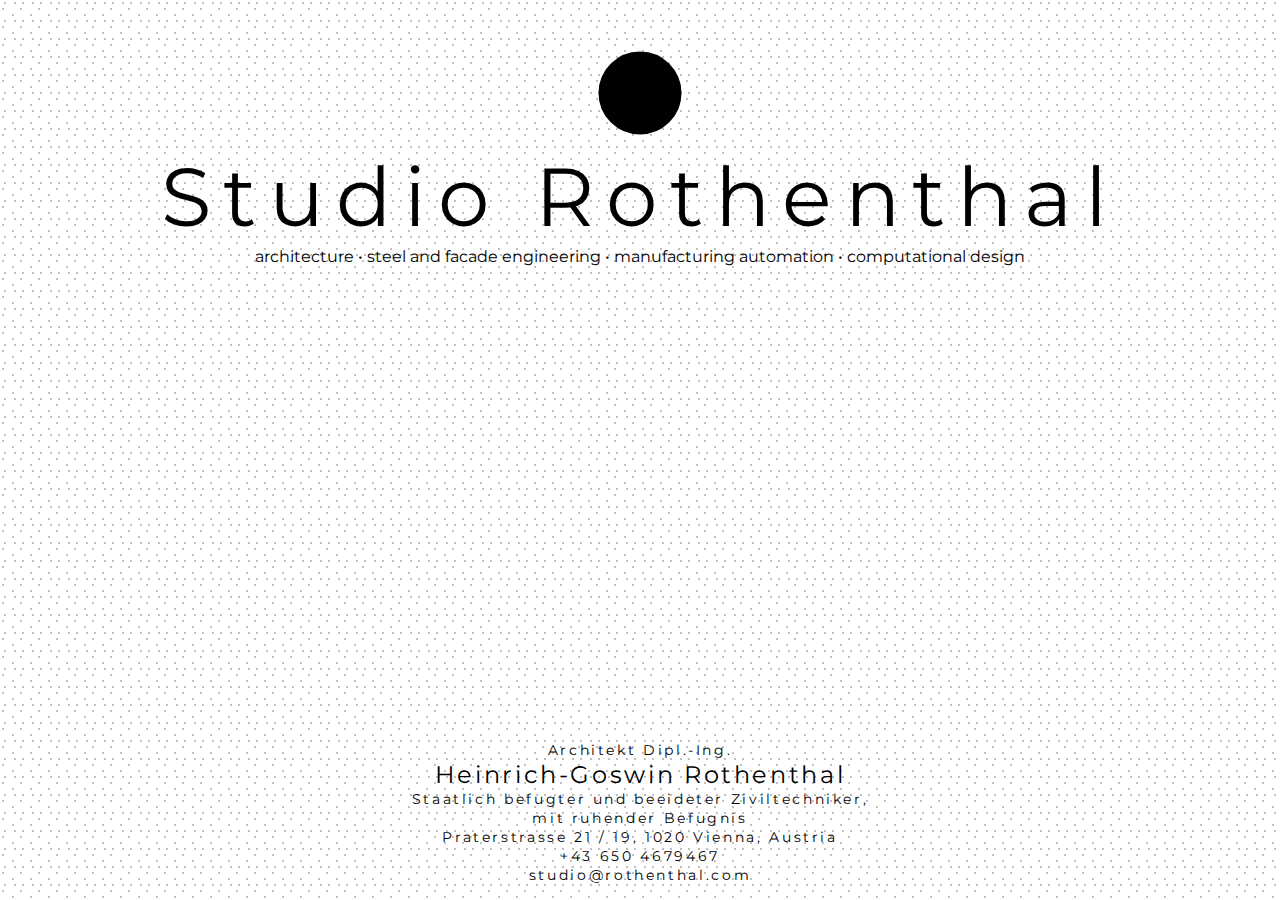
<file: index.html>
<!DOCTYPE html>
<html>

<head>
    <meta charset="UTF-8">

    <title>Studio Rothenthal</title>

    <link rel="shortcut icon" type="image/x-icon" href="favicon.png"> 
    <link rel="stylesheet" type="text/css" href="style.css">
</head>

<body>
       
  <svg height="100" width="100">   <circle cx="50" cy="50" r="40" stroke="black" stroke-width="3" fill="black" />  </svg>
  
  <div class="big">Studio Rothenthal</div>
  <!-- div class="small">architecture &#8226; engineering &#8226; BIM &#8226; computation</div> -->
  <div>architecture &#8226; steel and facade engineering &#8226; manufacturing automation &#8226; computational design</div>
  
  <address>
  <div class="bottom">
    <a href="https://www.linkedin.com/in/rothenthal/" target="_blank" rel="noopener noreferrer">
      <div class="bottomsmall">Architekt Dipl.-Ing. </div>
      <div>Heinrich-Goswin Rothenthal</div>
      <div class="bottomsmall">Staatlich befugter und beeideter Ziviltechniker, </div>   <!--state authorized and certified civil engineer -->
      <div class="bottomsmall">mit ruhender Befugnis</div>  
    </a>  
    <div class="bottomsmall">Praterstrasse 21 &#47; 19, 1020 Vienna, Austria</div>
    <div class="bottomsmall"><a href="tel:+436504679467">+43 650 4679467</a></div>
    <div class="bottomsmall"><a href="mailto:studio@rothenthal.com">studio&#64;rothenthal.com</a></div>
  </div>
</address>
</body>

</html>
</file>
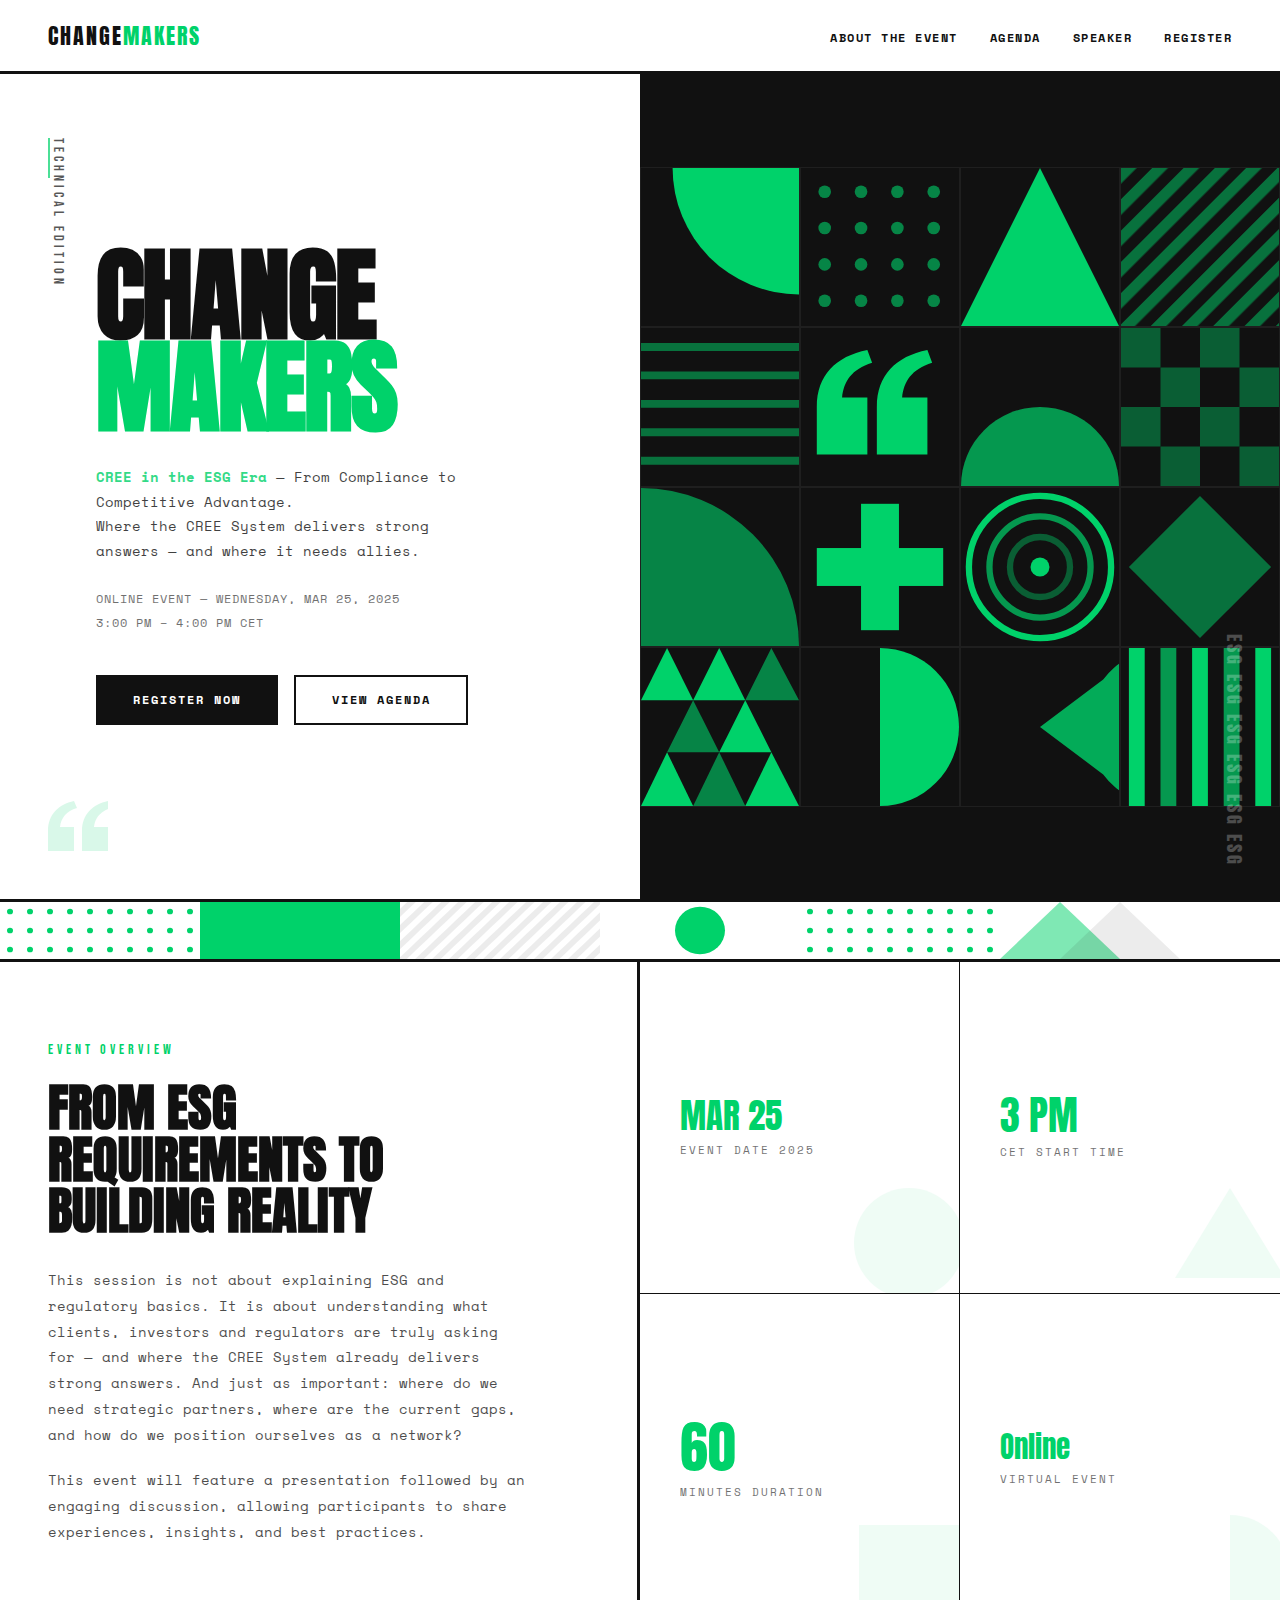
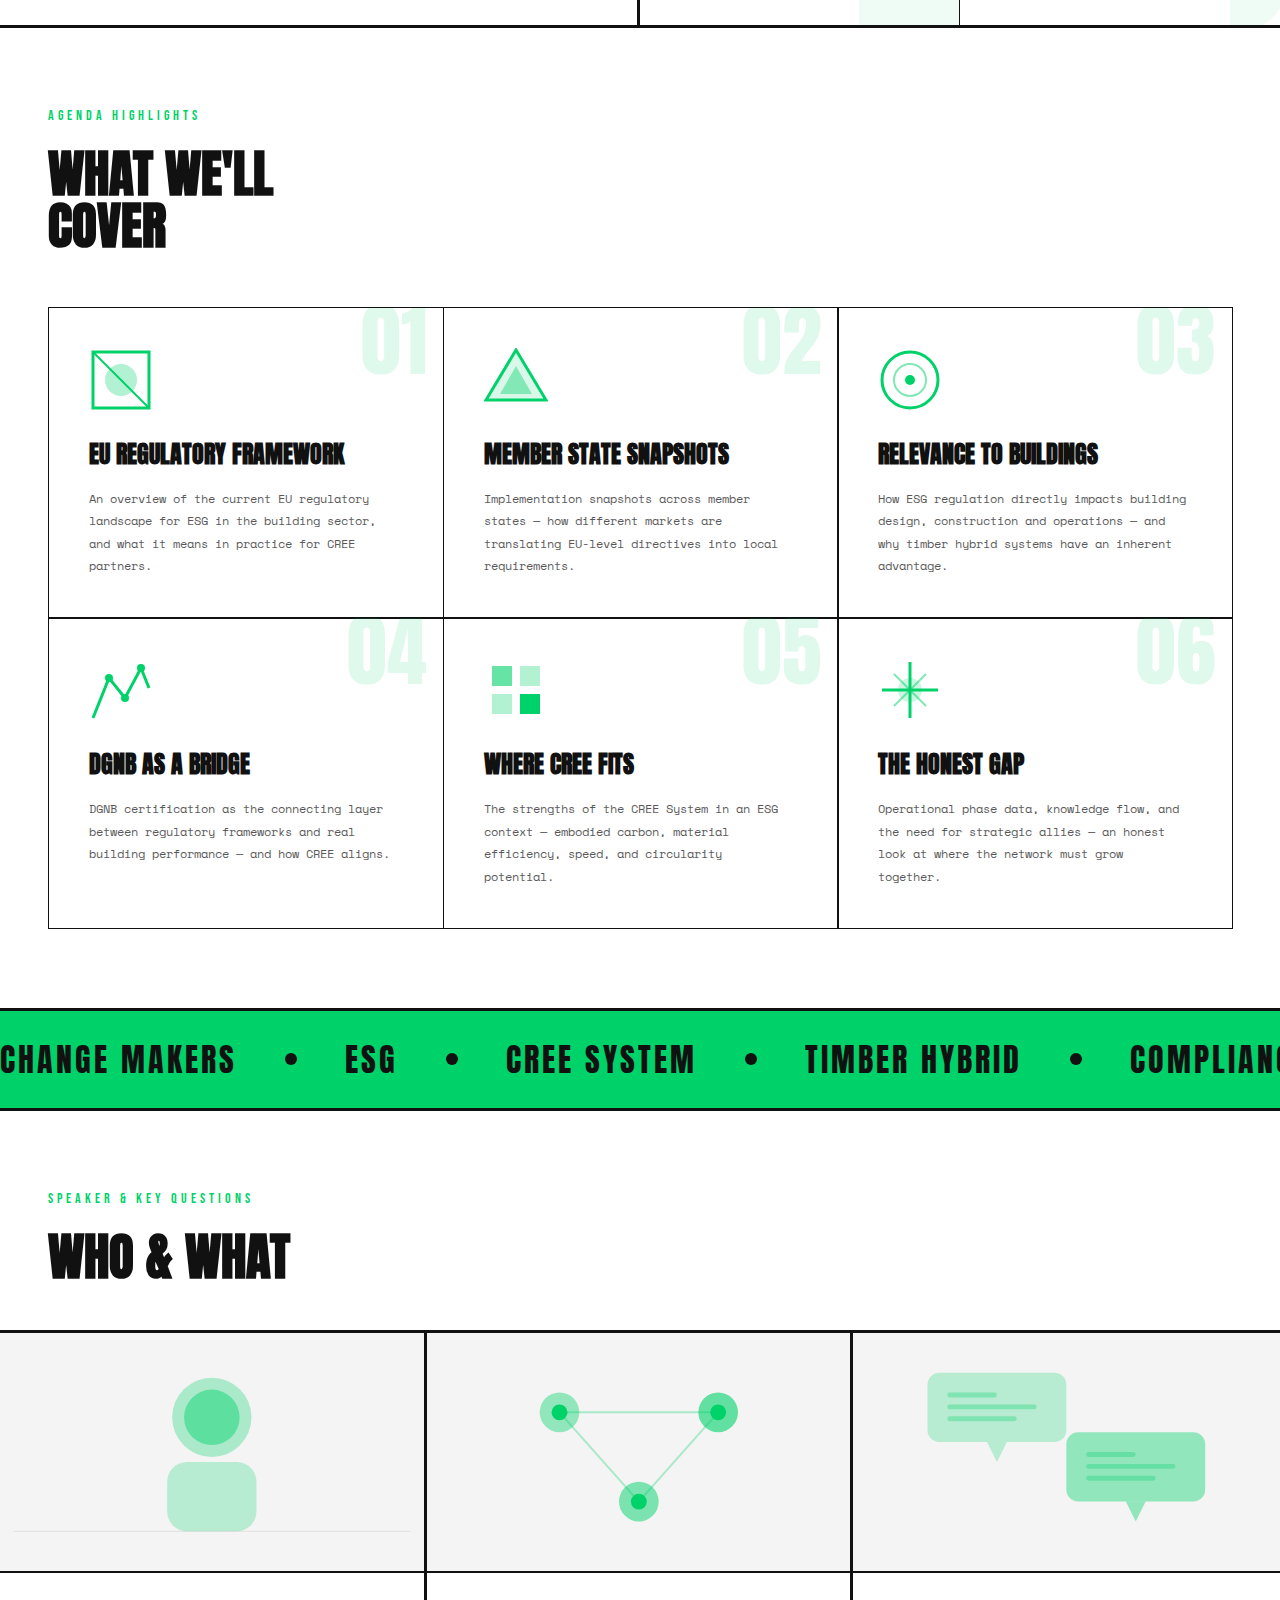
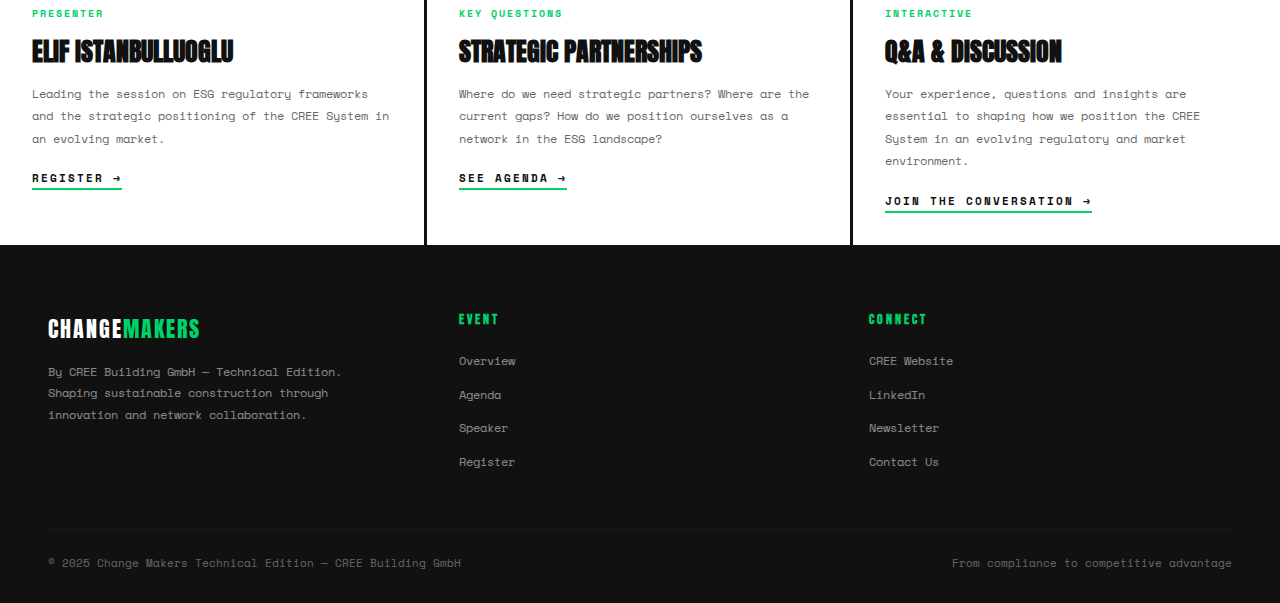
<file: ChangeMakers.html>
<!DOCTYPE html>
<html lang="en">
<head>
<meta charset="UTF-8">
<meta name="viewport" content="width=device-width, initial-scale=1.0">
<title>Change Makers — CREE in the ESG Era | Technical Edition</title>
<link href="https://fonts.googleapis.com/css2?family=Anton&family=Space+Mono:ital,wght@0,400;0,700;1,400&family=Bebas+Neue&display=swap" rel="stylesheet">
<style>
  :root {
    --green: #00D26A;
    --black: #111;
    --white: #fff;
    --grey: #f4f4f4;
  }

  * { margin: 0; padding: 0; box-sizing: border-box; }

  body {
    font-family: 'Space Mono', monospace;
    background: var(--white);
    color: var(--black);
    overflow-x: hidden;
  }

  /* ── NAV ── */
  nav {
    display: flex;
    align-items: center;
    justify-content: space-between;
    padding: 1.2rem 3rem;
    border-bottom: 3px solid var(--black);
    position: sticky;
    top: 0;
    background: var(--white);
    z-index: 100;
  }
  nav .logo {
    font-family: 'Anton', sans-serif;
    font-size: 1.4rem;
    letter-spacing: 2px;
    text-transform: uppercase;
    transition: transform 0.3s cubic-bezier(0.34, 1.56, 0.64, 1);
    cursor: pointer;
  }
  nav .logo:hover { transform: scale(1.05); }
  nav .logo span { color: var(--green); }
  nav ul {
    display: flex;
    list-style: none;
    gap: 2rem;
  }
  nav ul li a {
    text-decoration: none;
    color: var(--black);
    font-size: 0.75rem;
    font-weight: 700;
    text-transform: uppercase;
    letter-spacing: 1.5px;
    position: relative;
    transition: color 0.2s;
  }
  nav ul li a::after {
    content: '';
    position: absolute;
    bottom: -4px; left: 0;
    width: 0; height: 2px;
    background: var(--green);
    transition: width 0.3s;
  }
  nav ul li a:hover { color: var(--green); }
  nav ul li a:hover::after { width: 100%; }

  /* ── HERO ── */
  .hero {
    display: grid;
    grid-template-columns: 1fr 1fr;
    min-height: 92vh;
    border-bottom: 3px solid var(--black);
    position: relative;
  }

  .hero-left {
    padding: 4rem 3rem;
    display: flex;
    flex-direction: column;
    justify-content: center;
    position: relative;
    overflow: hidden;
  }

  .hero-left .edition-tag {
    font-family: 'Bebas Neue', sans-serif;
    font-size: 0.9rem;
    letter-spacing: 4px;
    text-transform: uppercase;
    writing-mode: vertical-lr;
    position: absolute;
    left: 3rem;
    top: 4rem;
    color: var(--black);
    opacity: 0.7;
  }

  .hero-left .edition-tag::before {
    content: '';
    display: block;
    width: 2px; height: 40px;
    background: var(--green);
    margin: 0 auto 12px;
  }

  .hero-title-block {
    margin-left: 3rem;
  }

  .hero-title-block h1 {
    font-family: 'Anton', sans-serif;
    font-size: clamp(4rem, 8vw, 7.5rem);
    line-height: 0.9;
    text-transform: uppercase;
    letter-spacing: -2px;
  }
  .hero-title-block h1 .line2 {
    color: var(--green);
    display: block;
  }

  .hero-subtitle {
    margin-top: 2rem;
    margin-left: 3rem;
    font-size: 0.85rem;
    line-height: 1.8;
    max-width: 380px;
    opacity: 0.8;
  }
  .hero-subtitle strong {
    color: var(--green);
  }

  .hero-cta {
    margin-top: 2.5rem;
    margin-left: 3rem;
    display: flex;
    gap: 1rem;
    align-items: center;
  }
  .btn-primary {
    background: var(--black);
    color: var(--white);
    padding: 0.9rem 2.2rem;
    text-decoration: none;
    font-family: 'Space Mono', monospace;
    font-size: 0.75rem;
    font-weight: 700;
    letter-spacing: 2px;
    text-transform: uppercase;
    border: 2px solid var(--black);
    transition: all 0.3s;
    cursor: pointer;
  }
  .btn-primary:hover {
    background: var(--green);
    border-color: var(--green);
    color: var(--black);
  }
  .btn-secondary {
    background: transparent;
    color: var(--black);
    padding: 0.9rem 2.2rem;
    text-decoration: none;
    font-family: 'Space Mono', monospace;
    font-size: 0.75rem;
    font-weight: 700;
    letter-spacing: 2px;
    text-transform: uppercase;
    border: 2px solid var(--black);
    transition: all 0.3s;
    cursor: pointer;
  }
  .btn-secondary:hover {
    background: var(--black);
    color: var(--white);
  }

  /* Hero right — SVG mosaic */
  .hero-right {
    background: var(--black);
    position: relative;
    overflow: hidden;
    display: grid;
    grid-template-columns: repeat(4, 1fr);
    align-content: center;
  }
  .hero-right .mosaic-cell {
    aspect-ratio: 1;
    border: 1px solid rgba(255,255,255,0.06);
    display: flex;
    align-items: center;
    justify-content: center;
    overflow: hidden;
    cursor: pointer;
  }
  .hero-right .mosaic-cell svg {
    width: 100%;
    height: 100%;
    transition: transform 0.5s cubic-bezier(0.34, 1.56, 0.64, 1), opacity 0.4s ease, filter 0.4s ease;
  }

  /* ── MOSAIC HOVER ANIMATIONS — varied per cell ── */
  /* Rotate */
  .mosaic-cell:nth-child(4n+1):hover svg { transform: rotate(90deg) scale(1.1); }
  /* Scale up */
  .mosaic-cell:nth-child(4n+2):hover svg { transform: scale(1.3); }
  /* Flip horizontal */
  .mosaic-cell:nth-child(4n+3):hover svg { transform: scaleX(-1) scale(1.1); }
  /* Spin 180 + scale */
  .mosaic-cell:nth-child(4n+4):hover svg { transform: rotate(180deg) scale(1.15); }
  /* Override a few for special effects */
  .mosaic-cell:nth-child(6):hover svg { transform: rotate(-45deg) scale(1.2); }
  .mosaic-cell:nth-child(9):hover svg { transform: rotateY(180deg) scale(1.1); perspective: 400px; }
  .mosaic-cell:nth-child(11):hover svg { transform: scale(1.4); }
  .mosaic-cell:nth-child(14):hover svg { transform: rotate(360deg); }
  .mosaic-cell:nth-child(15):hover svg { transform: scaleY(-1) scale(1.1); }

  /* Glow effect on mosaic hover */
  .mosaic-cell:hover svg {
    filter: drop-shadow(0 0 12px rgba(0, 210, 106, 0.5));
  }
  /* Background flash on cell hover */
  .mosaic-cell {
    transition: background 0.3s ease;
  }
  .mosaic-cell:hover {
    background: rgba(0, 210, 106, 0.08);
  }

  .hero-right .overlay-text {
    position: absolute;
    bottom: 2rem;
    right: 2rem;
    font-family: 'Anton', sans-serif;
    font-size: 1.1rem;
    letter-spacing: 3px;
    text-transform: uppercase;
    color: var(--white);
    writing-mode: vertical-lr;
    opacity: 0.25;
  }

  .quotemark {
    position: absolute;
    z-index: 2;
    transition: transform 0.5s cubic-bezier(0.34, 1.56, 0.64, 1), opacity 0.3s ease;
    cursor: pointer;
  }
  .quotemark:hover {
    transform: scale(1.3) rotate(-10deg);
    opacity: 1 !important;
  }
  .quotemark:hover path { fill: var(--green); opacity: 0.6; }

  /* ── AMBIENT PULSE on select mosaic cells ── */
  @keyframes subtlePulse {
    0%, 100% { transform: scale(1); opacity: 1; }
    50% { transform: scale(1.04); opacity: 0.85; }
  }
  @keyframes subtleSpin {
    0% { transform: rotate(0deg); }
    100% { transform: rotate(360deg); }
  }
  .mosaic-cell:nth-child(3) svg { animation: subtlePulse 4s ease-in-out infinite; }
  .mosaic-cell:nth-child(7) svg { animation: subtlePulse 5s ease-in-out infinite 1s; }
  .mosaic-cell:nth-child(11) svg { animation: subtlePulse 6s ease-in-out infinite 0.5s; }
  .mosaic-cell:nth-child(15) svg { animation: subtlePulse 4.5s ease-in-out infinite 1.5s; }
  /* Override ambient on hover — hover takes priority */
  .mosaic-cell:nth-child(3):hover svg,
  .mosaic-cell:nth-child(7):hover svg,
  .mosaic-cell:nth-child(11):hover svg,
  .mosaic-cell:nth-child(15):hover svg {
    animation: none;
  }

  /* ── PATTERN STRIP ── */
  .pattern-strip {
    height: 60px;
    border-bottom: 3px solid var(--black);
    display: flex;
    overflow: hidden;
  }
  .pattern-strip svg { height: 100%; flex-shrink: 0; transition: transform 0.5s ease; }
  .pattern-strip:hover svg { transform: scaleY(1.3); }

  /* ── ABOUT SECTION ── */
  .about {
    display: grid;
    grid-template-columns: 1fr 1fr;
    border-bottom: 3px solid var(--black);
  }
  .about-left {
    padding: 5rem 3rem;
    border-right: 3px solid var(--black);
  }
  .about-left .section-label {
    font-family: 'Bebas Neue', sans-serif;
    font-size: 0.85rem;
    letter-spacing: 4px;
    text-transform: uppercase;
    color: var(--green);
    margin-bottom: 1.5rem;
  }
  .about-left h2 {
    font-family: 'Anton', sans-serif;
    font-size: clamp(2.5rem, 4vw, 4rem);
    text-transform: uppercase;
    line-height: 1;
    margin-bottom: 2rem;
  }
  .about-left p {
    font-size: 0.85rem;
    line-height: 1.9;
    max-width: 480px;
    opacity: 0.75;
  }

  .about-right {
    display: grid;
    grid-template-columns: 1fr 1fr;
    grid-template-rows: 1fr 1fr;
  }
  .about-right .stat-cell {
    border-bottom: 1.5px solid var(--black);
    border-left: 0;
    padding: 2.5rem;
    display: flex;
    flex-direction: column;
    justify-content: center;
    position: relative;
    overflow: hidden;
  }
  .about-right .stat-cell:nth-child(odd) {
    border-right: 1.5px solid var(--black);
  }
  .about-right .stat-cell:nth-child(n+3) {
    border-bottom: 0;
  }
  .stat-cell .stat-number {
    font-family: 'Anton', sans-serif;
    font-size: 3.5rem;
    color: var(--green);
    line-height: 1;
  }
  .stat-cell .stat-label {
    font-size: 0.7rem;
    letter-spacing: 2px;
    text-transform: uppercase;
    margin-top: 0.5rem;
    opacity: 0.6;
  }
  .stat-cell .stat-bg {
    position: absolute;
    right: -10px;
    bottom: -10px;
    opacity: 0.06;
    transition: transform 0.6s cubic-bezier(0.34, 1.56, 0.64, 1), opacity 0.4s ease;
  }
  .stat-cell {
    transition: background 0.3s ease;
    cursor: pointer;
  }
  .stat-cell:hover {
    background: rgba(0, 210, 106, 0.04);
  }
  .stat-cell:hover .stat-bg {
    transform: scale(1.4) rotate(15deg);
    opacity: 0.15;
  }
  .stat-cell:hover .stat-number {
    transition: transform 0.4s cubic-bezier(0.34, 1.56, 0.64, 1);
    transform: scale(1.08);
  }
  .stat-cell .stat-number {
    transition: transform 0.4s ease;
  }

  /* ── FEATURES SECTION ── */
  .features {
    padding: 5rem 3rem;
    border-bottom: 3px solid var(--black);
    position: relative;
  }
  .features .section-label {
    font-family: 'Bebas Neue', sans-serif;
    font-size: 0.85rem;
    letter-spacing: 4px;
    text-transform: uppercase;
    color: var(--green);
    margin-bottom: 1.5rem;
  }
  .features h2 {
    font-family: 'Anton', sans-serif;
    font-size: clamp(2.5rem, 4vw, 4rem);
    text-transform: uppercase;
    line-height: 1;
    margin-bottom: 3.5rem;
  }
  .features-grid {
    display: grid;
    grid-template-columns: repeat(3, 1fr);
    gap: 0;
  }
  .feature-card {
    border: 1.5px solid var(--black);
    padding: 2.5rem;
    position: relative;
    overflow: hidden;
    transition: background 0.3s;
    margin-right: -1.5px;
    margin-bottom: -1.5px;
  }
  .feature-card:hover {
    background: var(--green);
  }
  .feature-card:hover .feature-icon svg * {
    fill: var(--black) !important;
    stroke: var(--black) !important;
    transition: fill 0.3s, stroke 0.3s;
  }
  .feature-card:hover .feature-number { color: var(--black); opacity: 0.3; }
  .feature-icon {
    width: 64px;
    height: 64px;
    margin-bottom: 1.5rem;
  }
  .feature-icon svg {
    transition: transform 0.5s cubic-bezier(0.34, 1.56, 0.64, 1), filter 0.3s ease;
  }
  /* Varied icon hover per card */
  .feature-card:nth-child(1):hover .feature-icon svg { transform: rotate(90deg) scale(1.15); }
  .feature-card:nth-child(2):hover .feature-icon svg { transform: scale(1.3); }
  .feature-card:nth-child(3):hover .feature-icon svg { transform: rotate(-180deg); }
  .feature-card:nth-child(4):hover .feature-icon svg { transform: scaleX(-1) scale(1.2); }
  .feature-card:nth-child(5):hover .feature-icon svg { transform: rotate(45deg) scale(1.15); }
  .feature-card:nth-child(6):hover .feature-icon svg { transform: rotate(360deg) scale(1.1); }
  .feature-card:hover .feature-icon svg {
    filter: drop-shadow(0 0 8px rgba(0, 0, 0, 0.2));
  }
  /* Number slides in on hover */
  .feature-number {
    font-family: 'Anton', sans-serif;
    font-size: 5rem;
    position: absolute;
    top: -0.5rem;
    right: 1rem;
    color: var(--green);
    opacity: 0.12;
    line-height: 1;
    transition: transform 0.5s cubic-bezier(0.34, 1.56, 0.64, 1), opacity 0.3s;
  }
  .feature-card:hover .feature-number {
    transform: translateY(8px) scale(1.1);
  }
  .feature-card h3 {
    font-family: 'Anton', sans-serif;
    font-size: 1.5rem;
    text-transform: uppercase;
    margin-bottom: 1rem;
  }
  .feature-card p {
    font-size: 0.78rem;
    line-height: 1.8;
    opacity: 0.7;
  }
  .feature-card:hover p { opacity: 1; }

  /* ── MARQUEE ── */
  .marquee-section {
    border-bottom: 3px solid var(--black);
    overflow: hidden;
    padding: 1.5rem 0;
    background: var(--green);
  }
  .marquee-track {
    display: flex;
    gap: 3rem;
    animation: marquee 20s linear infinite;
    width: max-content;
  }
  @keyframes marquee {
    0% { transform: translateX(0); }
    100% { transform: translateX(-50%); }
  }
  .marquee-item {
    font-family: 'Anton', sans-serif;
    font-size: 2rem;
    text-transform: uppercase;
    letter-spacing: 3px;
    white-space: nowrap;
    color: var(--black);
    display: flex;
    align-items: center;
    gap: 3rem;
  }
  .marquee-item .dot {
    width: 12px; height: 12px;
    background: var(--black);
    border-radius: 50%;
    flex-shrink: 0;
    animation: dotPulse 2s ease-in-out infinite;
  }
  @keyframes dotPulse {
    0%, 100% { transform: scale(1); }
    50% { transform: scale(1.4); }
  }

  /* ── PROJECTS SECTION ── */
  .projects {
    border-bottom: 3px solid var(--black);
  }
  .projects-header {
    padding: 5rem 3rem 3rem;
  }
  .projects-header .section-label {
    font-family: 'Bebas Neue', sans-serif;
    font-size: 0.85rem;
    letter-spacing: 4px;
    text-transform: uppercase;
    color: var(--green);
    margin-bottom: 1.5rem;
  }
  .projects-header h2 {
    font-family: 'Anton', sans-serif;
    font-size: clamp(2.5rem, 4vw, 4rem);
    text-transform: uppercase;
    line-height: 1;
  }
  .projects-grid {
    display: grid;
    grid-template-columns: repeat(3, 1fr);
  }
  .project-card {
    border-top: 3px solid var(--black);
    border-right: 3px solid var(--black);
    padding: 0;
    position: relative;
    overflow: hidden;
    cursor: pointer;
  }
  .project-card:last-child { border-right: 0; }
  .project-card .project-visual {
    height: 240px;
    background: var(--grey);
    display: flex;
    align-items: center;
    justify-content: center;
    overflow: hidden;
    border-bottom: 2px solid var(--black);
  }
  .project-card .project-visual svg {
    width: 100%;
    height: 100%;
    transition: transform 0.6s cubic-bezier(0.34, 1.56, 0.64, 1), filter 0.4s ease;
  }
  /* Project visual hover animations — each card different */
  .project-card:nth-child(1):hover .project-visual svg { transform: rotate(8deg) scale(1.12); }
  .project-card:nth-child(2):hover .project-visual svg { transform: scale(1.18) translateY(-8px); }
  .project-card:nth-child(3):hover .project-visual svg { transform: rotate(-5deg) scale(1.1); }
  .project-card:hover .project-visual svg {
    filter: drop-shadow(0 4px 20px rgba(0, 210, 106, 0.25));
  }
  .project-card:hover .project-visual {
    background: #eafff4;
    transition: background 0.3s ease;
  }
  /* Lift card slightly on hover */
  .project-card {
    transition: box-shadow 0.3s ease;
  }
  .project-card:hover {
    box-shadow: 0 8px 30px rgba(0, 0, 0, 0.08);
  }
  .project-card .project-info {
    padding: 2rem;
  }
  .project-card .project-tag {
    font-size: 0.65rem;
    letter-spacing: 2px;
    text-transform: uppercase;
    color: var(--green);
    font-weight: 700;
    margin-bottom: 0.7rem;
  }
  .project-card h3 {
    font-family: 'Anton', sans-serif;
    font-size: 1.6rem;
    text-transform: uppercase;
    margin-bottom: 0.8rem;
  }
  .project-card p {
    font-size: 0.78rem;
    line-height: 1.8;
    opacity: 0.65;
  }
  .project-card .project-link {
    display: inline-block;
    margin-top: 1.2rem;
    font-size: 0.7rem;
    font-weight: 700;
    text-transform: uppercase;
    letter-spacing: 2px;
    color: var(--black);
    text-decoration: none;
    border-bottom: 2px solid var(--green);
    padding-bottom: 2px;
    transition: color 0.2s, padding-left 0.3s;
  }
  .project-card .project-link:hover { color: var(--green); padding-left: 8px; }

  /* ── FOOTER ── */
  footer {
    background: var(--black);
    color: var(--white);
    padding: 4rem 3rem 2rem;
    display: grid;
    grid-template-columns: 1fr 1fr 1fr;
    gap: 3rem;
  }
  footer .footer-brand .logo {
    font-family: 'Anton', sans-serif;
    font-size: 1.4rem;
    letter-spacing: 2px;
    text-transform: uppercase;
    margin-bottom: 1rem;
  }
  footer .footer-brand .logo span { color: var(--green); }
  footer .footer-brand p {
    font-size: 0.75rem;
    line-height: 1.8;
    opacity: 0.5;
    max-width: 300px;
  }
  footer h4 {
    font-family: 'Bebas Neue', sans-serif;
    font-size: 0.85rem;
    letter-spacing: 3px;
    text-transform: uppercase;
    margin-bottom: 1.2rem;
    color: var(--green);
  }
  footer ul { list-style: none; }
  footer ul li { margin-bottom: 0.6rem; }
  footer ul li a {
    color: var(--white);
    opacity: 0.5;
    text-decoration: none;
    font-size: 0.75rem;
    transition: opacity 0.2s;
  }
  footer ul li a:hover { opacity: 1; color: var(--green); }
  .footer-bottom {
    grid-column: 1 / -1;
    border-top: 1px solid rgba(255,255,255,0.1);
    padding-top: 1.5rem;
    display: flex;
    justify-content: space-between;
    align-items: center;
    font-size: 0.7rem;
    opacity: 0.35;
  }

  /* ── ANIMATIONS ── */
  @keyframes fadeUp {
    from { opacity: 0; transform: translateY(30px); }
    to { opacity: 1; transform: translateY(0); }
  }
  .hero-title-block { animation: fadeUp 0.8s ease-out; }
  .hero-subtitle { animation: fadeUp 0.8s ease-out 0.15s both; }
  .hero-meta { animation: fadeUp 0.8s ease-out 0.22s both; }
  .hero-cta { animation: fadeUp 0.8s ease-out 0.3s both; }

  @keyframes cellReveal {
    from { opacity: 0; transform: scale(0.8); }
    to { opacity: 1; transform: scale(1); }
  }
  .mosaic-cell { animation: cellReveal 0.5s ease-out both; }
  .mosaic-cell:nth-child(1) { animation-delay: 0.1s; }
  .mosaic-cell:nth-child(2) { animation-delay: 0.18s; }
  .mosaic-cell:nth-child(3) { animation-delay: 0.24s; }
  .mosaic-cell:nth-child(4) { animation-delay: 0.3s; }
  .mosaic-cell:nth-child(5) { animation-delay: 0.16s; }
  .mosaic-cell:nth-child(6) { animation-delay: 0.22s; }
  .mosaic-cell:nth-child(7) { animation-delay: 0.28s; }
  .mosaic-cell:nth-child(8) { animation-delay: 0.34s; }
  .mosaic-cell:nth-child(9) { animation-delay: 0.2s; }
  .mosaic-cell:nth-child(10) { animation-delay: 0.26s; }
  .mosaic-cell:nth-child(11) { animation-delay: 0.32s; }
  .mosaic-cell:nth-child(12) { animation-delay: 0.38s; }
  .mosaic-cell:nth-child(13) { animation-delay: 0.25s; }
  .mosaic-cell:nth-child(14) { animation-delay: 0.31s; }
  .mosaic-cell:nth-child(15) { animation-delay: 0.37s; }
  .mosaic-cell:nth-child(16) { animation-delay: 0.43s; }

  /* ── RESPONSIVE ── */
  @media (max-width: 900px) {
    .hero { grid-template-columns: 1fr; }
    .hero-right { min-height: 50vh; }
    .about { grid-template-columns: 1fr; }
    .about-left { border-right: 0; border-bottom: 3px solid var(--black); }
    .features-grid { grid-template-columns: 1fr; }
    .projects-grid { grid-template-columns: 1fr; }
    .project-card { border-right: 0 !important; }
    footer { grid-template-columns: 1fr; }
    nav ul { display: none; }
  }
</style>
</head>
<body>

<!-- ════════════ NAV ════════════ -->
<nav>
  <div class="logo">Change<span>Makers</span></div>
  <ul>
    <li><a href="#about">About the Event</a></li>
    <li><a href="#features">Agenda</a></li>
    <li><a href="#speakers">Speaker</a></li>
    <li><a href="https://www.eventbrite.at/e/cree-in-the-esg-era-from-compliance-to-competitive-advantage-tickets-1870105679429" target="_blank" rel="noopener">Register</a></li>
  </ul>
</nav>

<!-- ════════════ HERO ════════════ -->
<section class="hero">
  <div class="hero-left">
    <div class="edition-tag">Technical Edition</div>
    <div class="hero-title-block">
      <h1>
        Change<br>
        <span class="line2">Makers</span>
      </h1>
    </div>
    <p class="hero-subtitle">
      <strong>CREE in the ESG Era</strong> — From Compliance to Competitive Advantage.<br>
      Where the CREE System delivers strong answers — and where it needs allies.
    </p>
    <div class="hero-meta" style="margin-top:1.5rem;margin-left:3rem;font-size:0.75rem;letter-spacing:1px;text-transform:uppercase;opacity:0.6;line-height:2;">
      Online Event &mdash; Wednesday, Mar 25, 2025<br>
      3:00 PM – 4:00 PM CET
    </div>
    <div class="hero-cta">
      <a class="btn-primary" href="https://www.eventbrite.at/e/cree-in-the-esg-era-from-compliance-to-competitive-advantage-tickets-1870105679429" target="_blank" rel="noopener">Register Now</a>
      <a class="btn-secondary" href="#features">View Agenda</a>
    </div>

    <!-- Decorative quotemark -->
    <svg class="quotemark" style="left:3rem;bottom:3rem;" width="60" height="50" viewBox="0 0 60 50" fill="none">
      <path d="M0 50V30C0 13.4 10.7 3.3 26 0l3 7C18.3 10 13 17.3 12 26h14v24H0Zm34 0V30C34 13.4 44.7 3.3 60 0l3 7C52.3 10 47 17.3 46 26h14v24H34Z" fill="var(--green)" opacity="0.15"/>
    </svg>
  </div>

  <div class="hero-right">
    <!-- Row 1 -->
    <div class="mosaic-cell">
      <!-- Half circle top-right -->
      <svg viewBox="0 0 100 100" preserveAspectRatio="none"><circle cx="100" cy="0" r="80" fill="var(--green)"/></svg>
    </div>
    <div class="mosaic-cell">
      <!-- Dot grid -->
      <svg viewBox="0 0 100 100">
        <g fill="var(--green)" opacity="0.6">
          <circle cx="15" cy="15" r="4"/><circle cx="38" cy="15" r="4"/><circle cx="61" cy="15" r="4"/><circle cx="84" cy="15" r="4"/>
          <circle cx="15" cy="38" r="4"/><circle cx="38" cy="38" r="4"/><circle cx="61" cy="38" r="4"/><circle cx="84" cy="38" r="4"/>
          <circle cx="15" cy="61" r="4"/><circle cx="38" cy="61" r="4"/><circle cx="61" cy="61" r="4"/><circle cx="84" cy="61" r="4"/>
          <circle cx="15" cy="84" r="4"/><circle cx="38" cy="84" r="4"/><circle cx="61" cy="84" r="4"/><circle cx="84" cy="84" r="4"/>
        </g>
      </svg>
    </div>
    <div class="mosaic-cell">
      <!-- Triangles -->
      <svg viewBox="0 0 100 100">
        <polygon points="0,100 50,0 100,100" fill="var(--green)"/>
      </svg>
    </div>
    <div class="mosaic-cell">
      <!-- Diagonal stripes -->
      <svg viewBox="0 0 100 100">
        <defs><pattern id="diag1" width="14" height="14" patternTransform="rotate(45)" patternUnits="userSpaceOnUse"><rect width="7" height="14" fill="var(--green)" opacity="0.5"/></pattern></defs>
        <rect width="100" height="100" fill="url(#diag1)"/>
      </svg>
    </div>

    <!-- Row 2 -->
    <div class="mosaic-cell">
      <!-- Horizontal lines -->
      <svg viewBox="0 0 100 100">
        <g stroke="var(--green)" stroke-width="5" opacity="0.5">
          <line x1="0" y1="12" x2="100" y2="12"/><line x1="0" y1="30" x2="100" y2="30"/>
          <line x1="0" y1="48" x2="100" y2="48"/><line x1="0" y1="66" x2="100" y2="66"/>
          <line x1="0" y1="84" x2="100" y2="84"/>
        </g>
      </svg>
    </div>
    <div class="mosaic-cell">
      <!-- Large quotemark -->
      <svg viewBox="0 0 100 100">
        <path d="M10 80V50C10 30 22 18 42 14l3 8C32 26 27 34 26 44h16v36H10Zm38 0V50C48 30 60 18 80 14l3 8C70 26 65 34 64 44h16v36H48Z" fill="var(--green)"/>
      </svg>
    </div>
    <div class="mosaic-cell">
      <!-- Half circle bottom -->
      <svg viewBox="0 0 100 100" preserveAspectRatio="none"><circle cx="50" cy="100" r="50" fill="var(--green)" opacity="0.7"/></svg>
    </div>
    <div class="mosaic-cell">
      <!-- Checkerboard -->
      <svg viewBox="0 0 100 100">
        <g fill="var(--green)" opacity="0.4">
          <rect x="0" y="0" width="25" height="25"/><rect x="50" y="0" width="25" height="25"/>
          <rect x="25" y="25" width="25" height="25"/><rect x="75" y="25" width="25" height="25"/>
          <rect x="0" y="50" width="25" height="25"/><rect x="50" y="50" width="25" height="25"/>
          <rect x="25" y="75" width="25" height="25"/><rect x="75" y="75" width="25" height="25"/>
        </g>
      </svg>
    </div>

    <!-- Row 3 -->
    <div class="mosaic-cell">
      <!-- Quarter circle -->
      <svg viewBox="0 0 100 100"><path d="M0 0 A100 100 0 0 1 100 100 L0 100Z" fill="var(--green)" opacity="0.6"/></svg>
    </div>
    <div class="mosaic-cell">
      <!-- Cross -->
      <svg viewBox="0 0 100 100">
        <rect x="38" y="10" width="24" height="80" fill="var(--green)"/>
        <rect x="10" y="38" width="80" height="24" fill="var(--green)"/>
      </svg>
    </div>
    <div class="mosaic-cell">
      <!-- Concentric circles -->
      <svg viewBox="0 0 100 100">
        <circle cx="50" cy="50" r="45" fill="none" stroke="var(--green)" stroke-width="4"/>
        <circle cx="50" cy="50" r="32" fill="none" stroke="var(--green)" stroke-width="4" opacity="0.7"/>
        <circle cx="50" cy="50" r="19" fill="none" stroke="var(--green)" stroke-width="4" opacity="0.4"/>
        <circle cx="50" cy="50" r="6" fill="var(--green)"/>
      </svg>
    </div>
    <div class="mosaic-cell">
      <!-- Diamond -->
      <svg viewBox="0 0 100 100"><polygon points="50,5 95,50 50,95 5,50" fill="var(--green)" opacity="0.5"/></svg>
    </div>

    <!-- Row 4 -->
    <div class="mosaic-cell">
      <!-- Small triangles pattern -->
      <svg viewBox="0 0 100 100">
        <g fill="var(--green)">
          <polygon points="0,33 16.5,0 33,33"/><polygon points="33,33 49.5,0 66,33"/>
          <polygon points="66,33 82.5,0 100,33" opacity="0.6"/>
          <polygon points="16.5,66 33,33 49.5,66" opacity="0.6"/><polygon points="49.5,66 66,33 82.5,66"/>
          <polygon points="0,100 16.5,66 33,100"/><polygon points="33,100 49.5,66 66,100" opacity="0.6"/>
          <polygon points="66,100 82.5,66 100,100"/>
        </g>
      </svg>
    </div>
    <div class="mosaic-cell">
      <!-- Circle half -->
      <svg viewBox="0 0 100 100">
        <path d="M50 0 A50 50 0 0 1 50 100Z" fill="var(--green)"/>
      </svg>
    </div>
    <div class="mosaic-cell">
      <!-- Pac-man style -->
      <svg viewBox="0 0 100 100">
        <path d="M50 50 L90 20 A50 50 0 1 1 90 80Z" fill="var(--green)" opacity="0.8"/>
      </svg>
    </div>
    <div class="mosaic-cell">
      <!-- Vertical stripes -->
      <svg viewBox="0 0 100 100">
        <g fill="var(--green)">
          <rect x="5" y="0" width="10" height="100"/><rect x="25" y="0" width="10" height="100" opacity="0.7"/>
          <rect x="45" y="0" width="10" height="100"/><rect x="65" y="0" width="10" height="100" opacity="0.7"/>
          <rect x="85" y="0" width="10" height="100"/>
        </g>
      </svg>
    </div>

    <div class="overlay-text">ESG ESG ESG ESG ESG ESG</div>
  </div>
</section>

<!-- ════════════ PATTERN STRIP ════════════ -->
<div class="pattern-strip">
  <svg viewBox="0 0 1200 60" width="1200" preserveAspectRatio="none">
    <defs>
      <pattern id="stripDots" width="20" height="20" patternUnits="userSpaceOnUse">
        <circle cx="10" cy="10" r="3" fill="var(--green)"/>
      </pattern>
      <pattern id="stripLines" width="12" height="12" patternTransform="rotate(45)" patternUnits="userSpaceOnUse">
        <rect width="6" height="12" fill="var(--black)"/>
      </pattern>
    </defs>
    <rect x="0" y="0" width="200" height="60" fill="url(#stripDots)"/>
    <rect x="200" y="0" width="200" height="60" fill="var(--green)"/>
    <rect x="400" y="0" width="200" height="60" fill="url(#stripLines)" opacity="0.08"/>
    <circle cx="700" cy="30" r="25" fill="var(--green)"/>
    <rect x="800" y="0" width="200" height="60" fill="url(#stripDots)"/>
    <polygon points="1000,60 1060,0 1120,60" fill="var(--green)" opacity="0.5"/>
    <polygon points="1060,60 1120,0 1180,60" fill="var(--black)" opacity="0.08"/>
  </svg>
</div>

<!-- ════════════ ABOUT ════════════ -->
<section class="about" id="about">
  <div class="about-left">
    <div class="section-label">Event Overview</div>
    <h2>From ESG<br>Requirements to<br>Building Reality</h2>
    <p>
      This session is not about explaining ESG and regulatory basics.
      It is about understanding what clients, investors and regulators
      are truly asking for — and where the CREE System already
      delivers strong answers. And just as important: where do we need
      strategic partners, where are the current gaps, and how do we
      position ourselves as a network?
    </p>
    <p style="margin-top:1.2rem;">
      This event will feature a presentation followed by an engaging discussion,
      allowing participants to share experiences, insights, and best practices.
    </p>
  </div>
  <div class="about-right">
    <div class="stat-cell">
      <div class="stat-number" style="font-size:2.2rem;">MAR 25</div>
      <div class="stat-label">Event Date 2025</div>
      <svg class="stat-bg" width="120" height="120" viewBox="0 0 120 120"><circle cx="60" cy="60" r="55" fill="var(--green)"/></svg>
    </div>
    <div class="stat-cell">
      <div class="stat-number" style="font-size:2.5rem;">3 PM</div>
      <div class="stat-label">CET Start Time</div>
      <svg class="stat-bg" width="120" height="120" viewBox="0 0 120 120"><polygon points="60,5 115,95 5,95" fill="var(--green)"/></svg>
    </div>
    <div class="stat-cell">
      <div class="stat-number">60</div>
      <div class="stat-label">Minutes Duration</div>
      <svg class="stat-bg" width="120" height="120" viewBox="0 0 120 120"><rect x="10" y="10" width="100" height="100" fill="var(--green)"/></svg>
    </div>
    <div class="stat-cell">
      <div class="stat-number" style="font-size:1.8rem;">Online</div>
      <div class="stat-label">Virtual Event</div>
      <svg class="stat-bg" width="120" height="120" viewBox="0 0 120 120"><path d="M60 0 A60 60 0 0 1 60 120Z" fill="var(--green)"/></svg>
    </div>
  </div>
</section>

<!-- ════════════ AGENDA ════════════ -->
<section class="features" id="features">
  <div class="section-label">Agenda Highlights</div>
  <h2>What We'll<br>Cover</h2>
  <div class="features-grid">
    <div class="feature-card">
      <div class="feature-number">01</div>
      <div class="feature-icon">
        <svg viewBox="0 0 64 64" fill="none">
          <rect x="4" y="4" width="56" height="56" stroke="var(--green)" stroke-width="3"/>
          <circle cx="32" cy="32" r="16" fill="var(--green)" opacity="0.3"/>
          <line x1="4" y1="4" x2="60" y2="60" stroke="var(--green)" stroke-width="2"/>
        </svg>
      </div>
      <h3>EU Regulatory Framework</h3>
      <p>An overview of the current EU regulatory landscape for ESG in the building sector, and what it means in practice for CREE partners.</p>
    </div>
    <div class="feature-card">
      <div class="feature-number">02</div>
      <div class="feature-icon">
        <svg viewBox="0 0 64 64" fill="none">
          <polygon points="32,2 62,52 2,52" stroke="var(--green)" stroke-width="3" fill="var(--green)" fill-opacity="0.15"/>
          <polygon points="32,18 48,46 16,46" fill="var(--green)" opacity="0.4"/>
        </svg>
      </div>
      <h3>Member State Snapshots</h3>
      <p>Implementation snapshots across member states — how different markets are translating EU-level directives into local requirements.</p>
    </div>
    <div class="feature-card">
      <div class="feature-number">03</div>
      <div class="feature-icon">
        <svg viewBox="0 0 64 64" fill="none">
          <circle cx="32" cy="32" r="28" stroke="var(--green)" stroke-width="3"/>
          <circle cx="32" cy="32" r="16" stroke="var(--green)" stroke-width="2" opacity="0.5"/>
          <circle cx="32" cy="32" r="5" fill="var(--green)"/>
        </svg>
      </div>
      <h3>Relevance to Buildings</h3>
      <p>How ESG regulation directly impacts building design, construction and operations — and why timber hybrid systems have an inherent advantage.</p>
    </div>
    <div class="feature-card">
      <div class="feature-number">04</div>
      <div class="feature-icon">
        <svg viewBox="0 0 64 64" fill="none">
          <path d="M4 60 L20 20 L36 40 L52 10 L60 30" stroke="var(--green)" stroke-width="3" fill="none"/>
          <circle cx="20" cy="20" r="4" fill="var(--green)"/>
          <circle cx="36" cy="40" r="4" fill="var(--green)"/>
          <circle cx="52" cy="10" r="4" fill="var(--green)"/>
        </svg>
      </div>
      <h3>DGNB as a Bridge</h3>
      <p>DGNB certification as the connecting layer between regulatory frameworks and real building performance — and how CREE aligns.</p>
    </div>
    <div class="feature-card">
      <div class="feature-number">05</div>
      <div class="feature-icon">
        <svg viewBox="0 0 64 64" fill="none">
          <rect x="8" y="8" width="20" height="20" fill="var(--green)" opacity="0.6"/>
          <rect x="36" y="8" width="20" height="20" fill="var(--green)" opacity="0.3"/>
          <rect x="8" y="36" width="20" height="20" fill="var(--green)" opacity="0.3"/>
          <rect x="36" y="36" width="20" height="20" fill="var(--green)"/>
        </svg>
      </div>
      <h3>Where CREE Fits</h3>
      <p>The strengths of the CREE System in an ESG context — embodied carbon, material efficiency, speed, and circularity potential.</p>
    </div>
    <div class="feature-card">
      <div class="feature-number">06</div>
      <div class="feature-icon">
        <svg viewBox="0 0 64 64" fill="none">
          <path d="M32 4 L32 60" stroke="var(--green)" stroke-width="3"/>
          <path d="M4 32 L60 32" stroke="var(--green)" stroke-width="3"/>
          <circle cx="32" cy="32" r="12" fill="var(--green)" opacity="0.2"/>
          <path d="M16 16 L48 48" stroke="var(--green)" stroke-width="2" opacity="0.5"/>
          <path d="M48 16 L16 48" stroke="var(--green)" stroke-width="2" opacity="0.5"/>
        </svg>
      </div>
      <h3>The Honest Gap</h3>
      <p>Operational phase data, knowledge flow, and the need for strategic allies — an honest look at where the network must grow together.</p>
    </div>
  </div>
</section>

<!-- ════════════ MARQUEE ════════════ -->
<div class="marquee-section">
  <div class="marquee-track">
    <span class="marquee-item">Change Makers <span class="dot"></span></span>
    <span class="marquee-item">ESG <span class="dot"></span></span>
    <span class="marquee-item">CREE System <span class="dot"></span></span>
    <span class="marquee-item">Timber Hybrid <span class="dot"></span></span>
    <span class="marquee-item">Compliance <span class="dot"></span></span>
    <span class="marquee-item">DGNB <span class="dot"></span></span>
    <span class="marquee-item">Circularity <span class="dot"></span></span>
    <span class="marquee-item">Sustainability <span class="dot"></span></span>
    <!-- Duplicate for seamless loop -->
    <span class="marquee-item">Change Makers <span class="dot"></span></span>
    <span class="marquee-item">ESG <span class="dot"></span></span>
    <span class="marquee-item">CREE System <span class="dot"></span></span>
    <span class="marquee-item">Timber Hybrid <span class="dot"></span></span>
    <span class="marquee-item">Compliance <span class="dot"></span></span>
    <span class="marquee-item">DGNB <span class="dot"></span></span>
    <span class="marquee-item">Circularity <span class="dot"></span></span>
    <span class="marquee-item">Sustainability <span class="dot"></span></span>
  </div>
</div>

<!-- ════════════ SPEAKER & KEY QUESTIONS ════════════ -->
<section class="projects" id="speakers">
  <div class="projects-header">
    <div class="section-label">Speaker &amp; Key Questions</div>
    <h2>Who &amp; What</h2>
  </div>
  <div class="projects-grid">
    <div class="project-card">
      <div class="project-visual">
        <svg viewBox="0 0 400 240">
          <rect width="400" height="240" fill="#f4f4f4"/>
          <!-- Abstract person silhouette -->
          <circle cx="200" cy="85" r="40" fill="var(--green)" opacity="0.3"/>
          <circle cx="200" cy="85" r="28" fill="var(--green)" opacity="0.45"/>
          <rect x="155" y="130" width="90" height="70" rx="20" fill="var(--green)" opacity="0.25"/>
          <line x1="0" y1="200" x2="400" y2="200" stroke="var(--black)" stroke-width="1" opacity="0.08"/>
        </svg>
      </div>
      <div class="project-info">
        <div class="project-tag">Presenter</div>
        <h3>Elif Istanbulluoglu</h3>
        <p>Leading the session on ESG regulatory frameworks and the strategic positioning of the CREE System in an evolving market.</p>
        <a href="https://www.eventbrite.at/e/cree-in-the-esg-era-from-compliance-to-competitive-advantage-tickets-1870105679429" target="_blank" rel="noopener" class="project-link">Register →</a>
      </div>
    </div>
    <div class="project-card">
      <div class="project-visual">
        <svg viewBox="0 0 400 240">
          <rect width="400" height="240" fill="#f4f4f4"/>
          <!-- Network nodes -->
          <circle cx="120" cy="80" r="20" fill="var(--green)" opacity="0.4"/>
          <circle cx="280" cy="80" r="20" fill="var(--green)" opacity="0.6"/>
          <circle cx="200" cy="170" r="20" fill="var(--green)" opacity="0.5"/>
          <line x1="120" y1="80" x2="280" y2="80" stroke="var(--green)" stroke-width="2" opacity="0.3"/>
          <line x1="120" y1="80" x2="200" y2="170" stroke="var(--green)" stroke-width="2" opacity="0.3"/>
          <line x1="280" y1="80" x2="200" y2="170" stroke="var(--green)" stroke-width="2" opacity="0.3"/>
          <circle cx="120" cy="80" r="8" fill="var(--green)"/>
          <circle cx="280" cy="80" r="8" fill="var(--green)"/>
          <circle cx="200" cy="170" r="8" fill="var(--green)"/>
        </svg>
      </div>
      <div class="project-info">
        <div class="project-tag">Key Questions</div>
        <h3>Strategic Partnerships</h3>
        <p>Where do we need strategic partners? Where are the current gaps? How do we position ourselves as a network in the ESG landscape?</p>
        <a href="#features" class="project-link">See Agenda →</a>
      </div>
    </div>
    <div class="project-card">
      <div class="project-visual">
        <svg viewBox="0 0 400 240">
          <rect width="400" height="240" fill="#f4f4f4"/>
          <!-- Speech bubbles -->
          <rect x="60" y="40" width="140" height="70" rx="12" fill="var(--green)" opacity="0.25"/>
          <polygon points="120,110 130,130 140,110" fill="var(--green)" opacity="0.25"/>
          <rect x="200" y="100" width="140" height="70" rx="12" fill="var(--green)" opacity="0.4"/>
          <polygon points="260,170 270,190 280,170" fill="var(--green)" opacity="0.4"/>
          <g fill="var(--green)" opacity="0.3">
            <rect x="80" y="60" width="50" height="5" rx="2.5"/><rect x="80" y="72" width="90" height="5" rx="2.5"/><rect x="80" y="84" width="70" height="5" rx="2.5"/>
            <rect x="220" y="120" width="50" height="5" rx="2.5"/><rect x="220" y="132" width="90" height="5" rx="2.5"/><rect x="220" y="144" width="70" height="5" rx="2.5"/>
          </g>
        </svg>
      </div>
      <div class="project-info">
        <div class="project-tag">Interactive</div>
        <h3>Q&amp;A &amp; Discussion</h3>
        <p>Your experience, questions and insights are essential to shaping how we position the CREE System in an evolving regulatory and market environment.</p>
        <a href="https://www.eventbrite.at/e/cree-in-the-esg-era-from-compliance-to-competitive-advantage-tickets-1870105679429" target="_blank" rel="noopener" class="project-link">Join the Conversation →</a>
      </div>
    </div>
  </div>
</section>

<!-- ════════════ FOOTER ════════════ -->
<footer id="contact">
  <div class="footer-brand">
    <div class="logo">Change<span>Makers</span></div>
    <p>By CREE Building GmbH — Technical Edition. Shaping sustainable construction through innovation and network collaboration.</p>
  </div>
  <div>
    <h4>Event</h4>
    <ul>
      <li><a href="#about">Overview</a></li>
      <li><a href="#features">Agenda</a></li>
      <li><a href="#speakers">Speaker</a></li>
      <li><a href="https://www.eventbrite.at/e/cree-in-the-esg-era-from-compliance-to-competitive-advantage-tickets-1870105679429" target="_blank" rel="noopener">Register</a></li>
    </ul>
  </div>
  <div>
    <h4>Connect</h4>
    <ul>
      <li><a href="https://www.creebuildings.com/" target="_blank" rel="noopener">CREE Website</a></li>
      <li><a href="https://www.linkedin.com/company/creebuildings" target="_blank" rel="noopener">LinkedIn</a></li>
      <li><a href="#">Newsletter</a></li>
      <li><a href="#">Contact Us</a></li>
    </ul>
  </div>
  <div class="footer-bottom">
    <span>&copy; 2025 Change Makers Technical Edition — CREE Building GmbH</span>
    <span>From compliance to competitive advantage</span>
  </div>
</footer>

</body>
</html>
</file>
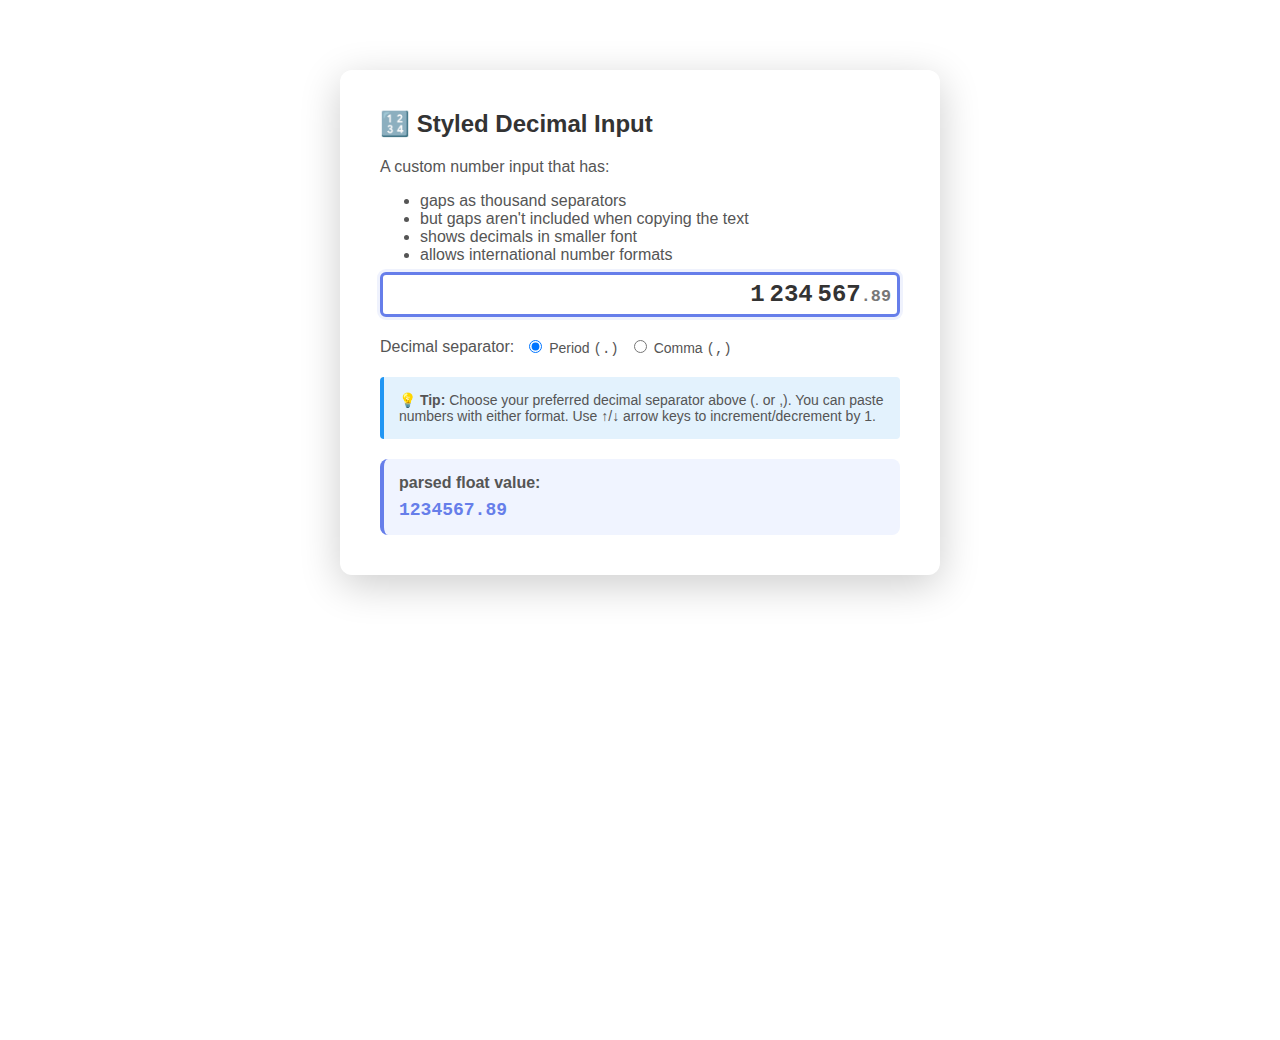
<file: decimal-input.html>
<!DOCTYPE html>
<html lang="en">

<head>
  <meta charset="UTF-8">
  <meta name="viewport" content="width=device-width, initial-scale=1">
  <title>Styled Decimal Input</title>
  <style>
    body {
      font-family: -apple-system, BlinkMacSystemFont, 'Segoe UI', Roboto, Oxygen, Ubuntu, Cantarell, sans-serif;
      max-width: 600px;
      margin: 50px auto;
      padding: 20px;
      /* background: linear-gradient(135deg, #667eea 0%, #764ba2 100%); */
      min-height: 100vh;
    }

    .container {
      background: white;
      padding: 40px;
      border-radius: 12px;
      box-shadow: 0 10px 40px rgba(0, 0, 0, 0.2);
    }

    h2 {
      color: #333;
      margin-top: 0;
    }

    .input-group {
      margin: 20px 0;
    }

    label,
    ul {
      display: block;
      margin-bottom: 8px;
      color: #555;
      font-weight: 500;
    }

    .controls {
      display: flex;
      gap: 20px;
      align-items: center;
      margin-bottom: 15px;
    }

    .separator-selector {
      display: flex;
      gap: 10px;
      align-items: center;
    }

    .separator-selector label {
      margin: 0;
      font-size: 14px;
    }

    .separator-selector input[type="radio"] {
      cursor: pointer;
    }

    select {
      padding: 8px 12px;
      border: 2px solid #ddd;
      border-radius: 6px;
      font-size: 14px;
      cursor: pointer;
      transition: border-color 0.3s;
    }

    select:focus {
      outline: none;
      border-color: #667eea;
    }

    .number-input {
      font-size: 24px;
      font-family: 'Courier New', monospace;
      font-weight: bold;
      padding: 6px;
      width: 100%;
      box-sizing: border-box;
      border: 3px solid #ddd;
      border-radius: 6px;
      transition: border-color 0.3s;
      background: white;
      color: #333;
      /* min-height: 80px; */
      text-align: right;
    }

    .number-input:focus {
      outline: none;
      border-color: #667eea;
      box-shadow: 0 0 0 3px rgba(102, 126, 234, 0.1);
    }

    .number-input:empty:before {
      content: attr(data-placeholder);
      color: #999;
      font-weight: normal;
    }

    .decimal-part {
      font-size: 0.7em;
      vertical-align: baseline;
      color: #777;
    }

    .thousand-sep::after {
      /* Unicode Character 'THIN SPACE' (U+2009) content: '\2009'; */
      content: '\2009';
      user-select: none;
      -webkit-user-select: none;
      -moz-user-select: none;
      -ms-user-select: none;
      color: #999;
      pointer-events: none;
    }

    .info {
      margin-top: 20px;
      padding: 15px;
      background: #e3f2fd;
      border-left: 4px solid #2196f3;
      border-radius: 4px;
      font-size: 14px;
      color: #555;
    }
  </style>
</head>

<body>
  <div class="container">
    <h2>🔢 Styled Decimal Input</h2>


    <div class="input-group">
      <label for="numberInput">A custom number input that has:</label>
      <ul>
        <li>gaps as thousand separators</li>
        <li>but gaps aren't included when copying the text</li>
        <li>shows decimals in smaller font</li>
        <li>allows international number formats</li>
      </ul>

      <!-- The contenteditable div acting as the number input -->
      <div id="numberInput" class="number-input" contenteditable="plaintext-only" data-placeholder="enter a number..."
        spellcheck="false" style="white-space: nowrap; overflow-x: auto;">1234567.89</div>
    </div>

    <div class="controls">
      <div class="separator-selector">
        <span style="color: #555; font-weight: 500;">Decimal separator:</span>
        <label>
          <input type="radio" name="separator" value="." checked> Period <code>(.)</code>
        </label>
        <label>
          <input type="radio" name="separator" value=","> Comma <code>(,)</code>
        </label>
      </div>
    </div>

    <div class="info">
      💡 <strong>Tip:</strong> Choose your preferred decimal separator above (. or ,). You can paste numbers with either
      format. Use ↑/↓ arrow keys to increment/decrement by 1.
    </div>

    <div
      style="margin-top: 20px; padding: 15px; background: #f0f4ff; border-radius: 8px; border-left: 4px solid #667eea;">
      <strong style="color: #555;">parsed float value:</strong>
      <div id="floatValue"
        style="font-family: 'Courier New', monospace; font-size: 18px; margin-top: 8px; color: #667eea; font-weight: bold;">
        1234567.89</div>
    </div>
  </div>

  <script>
    const input = document.getElementById('numberInput');
    const floatValueDisplay = document.getElementById('floatValue');
    const separatorRadios = document.querySelectorAll('input[name="separator"]');
    let decimalSeparator = '.';

    // Listen for separator changes
    separatorRadios.forEach(radio => {
      radio.addEventListener('change', (e) => {
        decimalSeparator = e.target.value;
        updateFormatting();
      });
    });

    function getFloatValue() {
      // Regex: <[^>]*> matches any HTML tag (< followed by any characters except >, then >)
      // Regex: [^\d.,-] matches any character that is NOT a digit, period, comma, or minus
      const cleanValue = input.textContent.replace(/<[^>]*>/g, '').replace(/[^\d.,-]/g, '');
      // Regex: /,/g matches all commas globally (to replace them with periods for parsing)
      const normalized = cleanValue.replace(/,/g, '.');
      return parseFloat(normalized) || 0;
    }

    function updateFloatDisplay() {
      floatValueDisplay.textContent = getFloatValue();
    }

    function formatNumber(value) {
      // Remove any HTML tags first
      // Regex: <[^>]*> matches any HTML tag (< followed by any characters except >, then >)
      const cleanValue = value.replace(/<[^>]*>/g, '');

      // Only allow numbers, decimal point, comma, and minus sign
      // Regex: [^\d.,-] matches any character that is NOT a digit, period, comma, or minus
      let sanitized = cleanValue.replace(/[^\d.,-]/g, '');

      // Find the last occurrence of . or ,
      const lastDot = sanitized.lastIndexOf('.');
      const lastComma = sanitized.lastIndexOf(',');

      // Use whichever comes last as the decimal separator
      if (lastDot > -1 || lastComma > -1) {
        const decimalPos = Math.max(lastDot, lastComma);
        // Remove all dots and commas except the last one
        // Regex: [.,] matches either a period or comma (to remove all separators)
        const beforeDecimal = sanitized.slice(0, decimalPos).replace(/[.,]/g, '');
        const afterDecimal = sanitized.slice(decimalPos + 1).replace(/[.,]/g, '');
        sanitized = beforeDecimal + '.' + afterDecimal;
      } else {
        // No decimal separator found, just remove any stray dots/commas
        // Regex: [.,] matches either a period or comma
        sanitized = sanitized.replace(/[.,]/g, '');
      }

      if (sanitized === '' || sanitized === '-') {
        return sanitized;
      }

      const parts = sanitized.split('.');
      let integerPart = parts[0];
      const decimalPart = parts[1];

      // Remove leading zeros from integer part (but keep single 0)
      const isNegative = integerPart.startsWith('-');
      let absInteger = isNegative ? integerPart.slice(1) : integerPart;
      // Regex: ^0+ matches one or more zeros at the start of the string
      absInteger = absInteger.replace(/^0+/, '') || '0';

      // Add thousand separators via CSS

      // Reverse, add separators every 3 digits, then reverse back
      const digits = absInteger.split('').reverse();
      const withSeparators = [];

      digits.forEach((digit, index) => {
        if (index > 0 && index % 3 === 0) {
          withSeparators.push(`<span class="thousand-sep">${digit}</span>`);
        } else {
          withSeparators.push(digit);
        }
      });

      const formatted = withSeparators.reverse().join('');

      integerPart = (isNegative ? '-' : '') + formatted;

      if (decimalPart !== undefined) {
        return `${integerPart}<span class="decimal-part">${decimalSeparator}${decimalPart}</span>`;
      }
      return integerPart;
    }

    function saveCursorPosition() {
      const selection = window.getSelection();
      if (selection.rangeCount > 0) {
        const range = selection.getRangeAt(0);
        const preCaretRange = range.cloneRange();
        preCaretRange.selectNodeContents(input);
        preCaretRange.setEnd(range.endContainer, range.endOffset);
        return preCaretRange.toString().length;
      }
      return 0;
    }

    function restoreCursorPosition(pos) {
      const selection = window.getSelection();
      const range = document.createRange();

      let charCount = 0;
      let nodeStack = [input];
      let node, foundStart = false;

      while (!foundStart && (node = nodeStack.pop())) {
        if (node.nodeType === 3) { // Text node
          const nextCharCount = charCount + node.length;
          if (pos <= nextCharCount) {
            range.setStart(node, pos - charCount);
            range.collapse(true);
            foundStart = true;
          }
          charCount = nextCharCount;
        } else {
          let i = node.childNodes.length;
          while (i--) {
            nodeStack.push(node.childNodes[i]);
          }
        }
      }

      selection.removeAllRanges();
      selection.addRange(range);
    }

    function updateFormatting() {
      const cursorPos = saveCursorPosition();
      const text = input.textContent;
      const formatted = formatNumber(text);

      if (input.innerHTML !== formatted) {
        const wasEmpty = input.textContent.trim() === '';
        input.innerHTML = formatted;

        // If input is now empty or was just cleared, keep focus and set cursor
        if (wasEmpty || formatted === '' || formatted === '-') {
          input.focus();
          // Set cursor at the end
          const range = document.createRange();
          const selection = window.getSelection();
          range.selectNodeContents(input);
          range.collapse(false);
          selection.removeAllRanges();
          selection.addRange(range);
        } else {
          restoreCursorPosition(cursorPos);
        }
      }

      updateFloatDisplay();
    }

    input.addEventListener('beforeinput', (e) => {
      // Only validate insertText events
      if (e.inputType === 'insertText' && e.data) {
        // Allow only digits, minus, period, and comma
        // Regex: ^[\d.,-]$ matches exactly one character that is a digit, period, comma, or minus
        if (!/^[\d.,-]$/.test(e.data)) {
          e.preventDefault();
          return;
        }

        // Prevent leading zeros
        if (e.data === '0') {
          const selection = window.getSelection();
          if (selection.rangeCount > 0) {
            const range = selection.getRangeAt(0);
            const preCaretRange = range.cloneRange();
            preCaretRange.selectNodeContents(input);
            preCaretRange.setEnd(range.startContainer, range.startOffset);

            // Get the text before cursor (without HTML tags)
            // Regex: [^0-9.,-] matches any character that is NOT a digit, period, comma, or minus
            const textBeforeCursor = preCaretRange.toString().replace(/[^0-9.,-]/g, '');

            // Get text after cursor
            const postCaretRange = range.cloneRange();
            postCaretRange.selectNodeContents(input);
            postCaretRange.setStart(range.endContainer, range.endOffset);
            // Regex: [^0-9.,-] matches any character that is NOT a digit, period, comma, or minus
            const textAfterCursor = postCaretRange.toString().replace(/[^0-9.,-]/g, '');

            // Check if we're at the beginning or after leading zeros in integer part
            // Regex: [.,] matches either a period or comma (decimal separators)
            const beforeDecimal = textBeforeCursor.split(/[.,]/)[0];
            const afterDecimal = textAfterCursor.split(/[.,]/)[0];

            // Prevent if: at start and next char is digit, or after zeros and before digit
            // Regex: ^-?0+$ matches strings that are: optional minus, followed by one or more zeros
            // Regex: ^\d matches strings that start with a digit
            if ((beforeDecimal === '' || beforeDecimal === '-' || /^-?0+$/.test(beforeDecimal)) &&
              /^\d/.test(afterDecimal)) {
              e.preventDefault();
              return;
            }
          }
        }
      }
    });

    input.addEventListener('input', updateFormatting);
    input.addEventListener('paste', (e) => {
      e.preventDefault();
      const text = (e.clipboardData || window.clipboardData).getData('text');
      document.execCommand('insertText', false, text);
    });

    input.addEventListener('keydown', (e) => {
      if (e.key === 'ArrowUp' || e.key === 'ArrowDown') {
        e.preventDefault();

        // Get the clean numeric value
        const cleanValue = input.textContent.replace(/<[^>]*>/g, '').replace(/[^\d.,-]/g, '');
        let currentValue = parseFloat(cleanValue.replace(/,/g, '.')) || 0;

        // Increment or decrement
        if (e.key === 'ArrowUp') {
          currentValue += 1;
        } else {
          currentValue -= 1;
        }

        // Round to 10 decimal places to avoid floating point precision errors
        // Why: JavaScript floating point arithmetic can produce values like 1.7000000000000002 when decrementing 2.7 - 1
        currentValue = Math.round(currentValue * 10000000000) / 10000000000;

        // Update the input
        input.textContent = currentValue.toString();
        updateFormatting();

        // Move cursor to end
        const range = document.createRange();
        const selection = window.getSelection();
        range.selectNodeContents(input);
        range.collapse(false);
        selection.removeAllRanges();
        selection.addRange(range);
      }
    });

    // Initialize
    updateFormatting();
  </script>
</body>

</html>
</file>
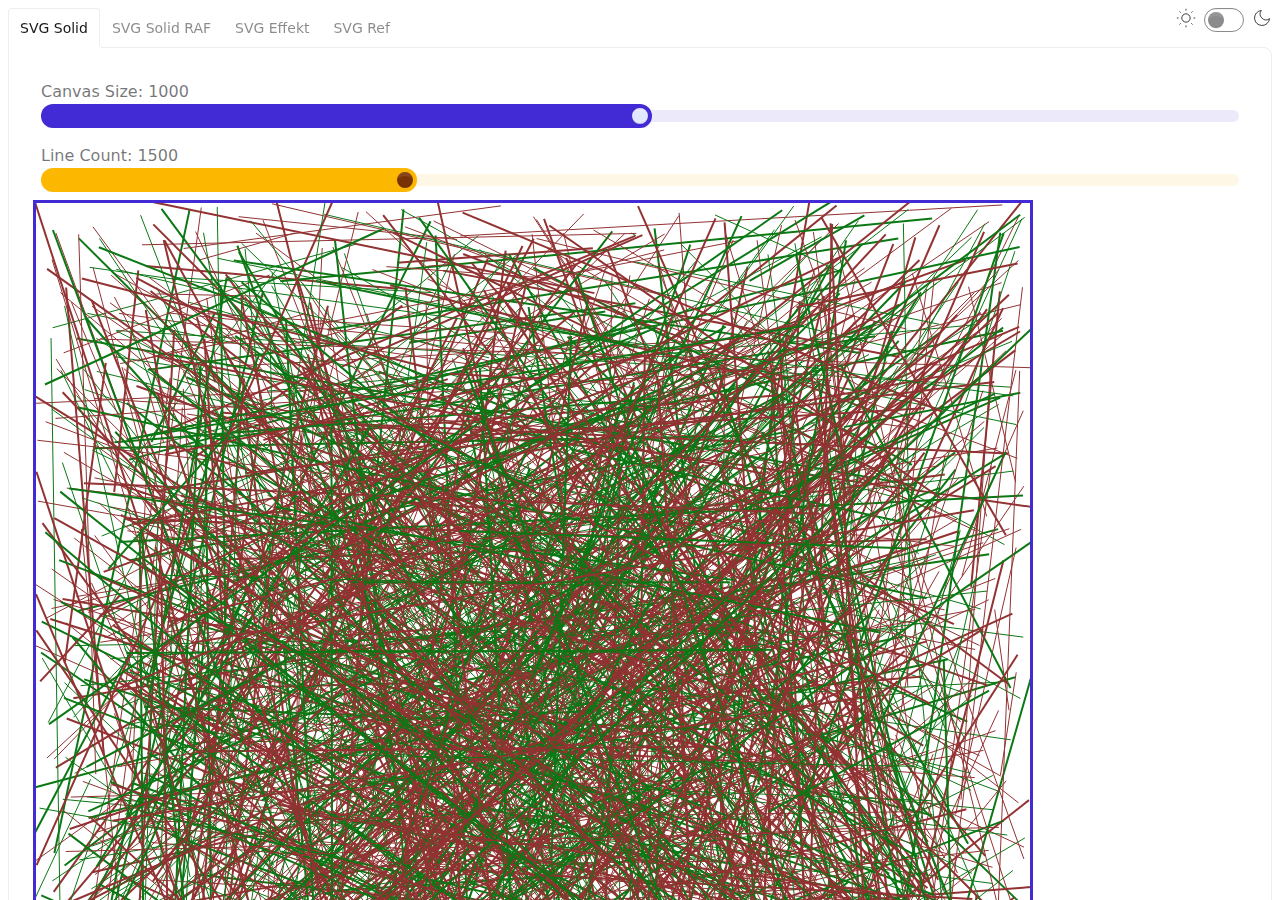
<file: lines.html>
<!DOCTYPE html>
<html lang="en" data-theme="light">
  <head>
    <meta charset="UTF-8" />
    <meta name="viewport" content="width=device-width, initial-scale=1.0" />
    <title>Solid + DaisyUI</title>

    <!-- <link href="main.css" rel="stylesheet"> this is done in Src/Main.fs so it works correctly-->
    <script type="module" crossorigin>(function(){const t=document.createElement("link").relList;if(t&&t.supports&&t.supports("modulepreload"))return;for(const s of document.querySelectorAll('link[rel="modulepreload"]'))r(s);new MutationObserver(s=>{for(const i of s)if(i.type==="childList")for(const l of i.addedNodes)l.tagName==="LINK"&&l.rel==="modulepreload"&&r(l)}).observe(document,{childList:!0,subtree:!0});function n(s){const i={};return s.integrity&&(i.integrity=s.integrity),s.referrerPolicy&&(i.referrerPolicy=s.referrerPolicy),s.crossOrigin==="use-credentials"?i.credentials="include":s.crossOrigin==="anonymous"?i.credentials="omit":i.credentials="same-origin",i}function r(s){if(s.ep)return;s.ep=!0;const i=n(s);fetch(s.href,i)}})();const qe=!1,He=(e,t)=>e===t,Ue=Symbol("solid-track"),J={equals:He};let ye=$e;const I=1,z=2,Se={owned:null,cleanups:null,context:null,owner:null};var m=null;let ue=null,We=null,p=null,w=null,N=null,ne=0;function Z(e,t){const n=p,r=m,s=e.length===0,i=t===void 0?r:t,l=s?Se:{owned:null,cleanups:null,context:i?i.context:null,owner:i},o=s?e:()=>e(()=>j(()=>B(l)));m=l,p=null;try{return H(o,!0)}finally{p=n,m=r}}function x(e,t){t=t?Object.assign({},J,t):J;const n={value:e,observers:null,observerSlots:null,comparator:t.equals||void 0},r=s=>(typeof s=="function"&&(s=s(n.value)),Ae(n,s));return[Ee.bind(n),r]}function C(e,t,n){const r=fe(e,t,!1,I);q(r)}function Ce(e,t,n){ye=Qe;const r=fe(e,t,!1,I);r.user=!0,N?N.push(r):q(r)}function _e(e,t,n){n=n?Object.assign({},J,n):J;const r=fe(e,t,!0,0);return r.observers=null,r.observerSlots=null,r.comparator=n.equals||void 0,q(r),Ee.bind(r)}function j(e){if(p===null)return e();const t=p;p=null;try{return e()}finally{p=t}}function Ke(e){Ce(()=>j(e))}function Ze(e){return m===null||(m.cleanups===null?m.cleanups=[e]:m.cleanups.push(e)),e}function Ee(){if(this.sources&&this.state)if(this.state===I)q(this);else{const e=w;w=null,H(()=>X(this),!1),w=e}if(p){const e=this.observers?this.observers.length:0;p.sources?(p.sources.push(this),p.sourceSlots.push(e)):(p.sources=[this],p.sourceSlots=[e]),this.observers?(this.observers.push(p),this.observerSlots.push(p.sources.length-1)):(this.observers=[p],this.observerSlots=[p.sources.length-1])}return this.value}function Ae(e,t,n){let r=e.value;return(!e.comparator||!e.comparator(r,t))&&(e.value=t,e.observers&&e.observers.length&&H(()=>{for(let s=0;s<e.observers.length;s+=1){const i=e.observers[s],l=ue&&ue.running;l&&ue.disposed.has(i),(l?!i.tState:!i.state)&&(i.pure?w.push(i):N.push(i),i.observers&&Ne(i)),l||(i.state=I)}if(w.length>1e6)throw w=[],new Error},!1)),t}function q(e){if(!e.fn)return;B(e);const t=ne;Je(e,e.value,t)}function Je(e,t,n){let r;const s=m,i=p;p=m=e;try{r=e.fn(t)}catch(l){return e.pure&&(e.state=I,e.owned&&e.owned.forEach(B),e.owned=null),e.updatedAt=n+1,xe(l)}finally{p=i,m=s}(!e.updatedAt||e.updatedAt<=n)&&(e.updatedAt!=null&&"observers"in e?Ae(e,r):e.value=r,e.updatedAt=n)}function fe(e,t,n,r=I,s){const i={fn:e,state:r,updatedAt:null,owned:null,sources:null,sourceSlots:null,cleanups:null,value:t,owner:m,context:m?m.context:null,pure:n};return m===null||m!==Se&&(m.owned?m.owned.push(i):m.owned=[i]),i}function Q(e){if(e.state===0)return;if(e.state===z)return X(e);if(e.suspense&&j(e.suspense.inFallback))return e.suspense.effects.push(e);const t=[e];for(;(e=e.owner)&&(!e.updatedAt||e.updatedAt<ne);)e.state&&t.push(e);for(let n=t.length-1;n>=0;n--)if(e=t[n],e.state===I)q(e);else if(e.state===z){const r=w;w=null,H(()=>X(e,t[0]),!1),w=r}}function H(e,t){if(w)return e();let n=!1;t||(w=[]),N?n=!0:N=[],ne++;try{const r=e();return ze(n),r}catch(r){n||(N=null),w=null,xe(r)}}function ze(e){if(w&&($e(w),w=null),e)return;const t=N;N=null,t.length&&H(()=>ye(t),!1)}function $e(e){for(let t=0;t<e.length;t++)Q(e[t])}function Qe(e){let t,n=0;for(t=0;t<e.length;t++){const r=e[t];r.user?e[n++]=r:Q(r)}for(t=0;t<n;t++)Q(e[t])}function X(e,t){e.state=0;for(let n=0;n<e.sources.length;n+=1){const r=e.sources[n];if(r.sources){const s=r.state;s===I?r!==t&&(!r.updatedAt||r.updatedAt<ne)&&Q(r):s===z&&X(r,t)}}}function Ne(e){for(let t=0;t<e.observers.length;t+=1){const n=e.observers[t];n.state||(n.state=z,n.pure?w.push(n):N.push(n),n.observers&&Ne(n))}}function B(e){let t;if(e.sources)for(;e.sources.length;){const n=e.sources.pop(),r=e.sourceSlots.pop(),s=n.observers;if(s&&s.length){const i=s.pop(),l=n.observerSlots.pop();r<s.length&&(i.sourceSlots[l]=r,s[r]=i,n.observerSlots[r]=l)}}if(e.tOwned){for(t=e.tOwned.length-1;t>=0;t--)B(e.tOwned[t]);delete e.tOwned}if(e.owned){for(t=e.owned.length-1;t>=0;t--)B(e.owned[t]);e.owned=null}if(e.cleanups){for(t=e.cleanups.length-1;t>=0;t--)e.cleanups[t]();e.cleanups=null}e.state=0}function Xe(e){return e instanceof Error?e:new Error(typeof e=="string"?e:"Unknown error",{cause:e})}function xe(e,t=m){throw Xe(e)}const Ye=Symbol("fallback");function ge(e){for(let t=0;t<e.length;t++)e[t]()}function et(e,t,n={}){let r=[],s=[],i=[],l=0,o=t.length>1?[]:null;return Ze(()=>ge(i)),()=>{let c=e()||[],a=c.length,f,u;return c[Ue],j(()=>{let d,v,T,W,K,_,E,$,M;if(a===0)l!==0&&(ge(i),i=[],r=[],s=[],l=0,o&&(o=[])),n.fallback&&(r=[Ye],s[0]=Z(Fe=>(i[0]=Fe,n.fallback())),l=1);else if(l===0){for(s=new Array(a),u=0;u<a;u++)r[u]=c[u],s[u]=Z(h);l=a}else{for(T=new Array(a),W=new Array(a),o&&(K=new Array(a)),_=0,E=Math.min(l,a);_<E&&r[_]===c[_];_++);for(E=l-1,$=a-1;E>=_&&$>=_&&r[E]===c[$];E--,$--)T[$]=s[E],W[$]=i[E],o&&(K[$]=o[E]);for(d=new Map,v=new Array($+1),u=$;u>=_;u--)M=c[u],f=d.get(M),v[u]=f===void 0?-1:f,d.set(M,u);for(f=_;f<=E;f++)M=r[f],u=d.get(M),u!==void 0&&u!==-1?(T[u]=s[f],W[u]=i[f],o&&(K[u]=o[f]),u=v[u],d.set(M,u)):i[f]();for(u=_;u<a;u++)u in T?(s[u]=T[u],i[u]=W[u],o&&(o[u]=K[u],o[u](u))):s[u]=Z(h);s=s.slice(0,l=a),r=c.slice(0)}return s});function h(d){if(i[u]=d,o){const[v,T]=x(u);return o[u]=T,t(c[u],v)}return t(c[u])}}}function Oe(e,t){return j(()=>e(t||{}))}function Ie(e){const t="fallback"in e&&{fallback:()=>e.fallback};return _e(et(()=>e.each,e.children,t||void 0))}const tt=e=>_e(()=>e());function nt(e,t,n){let r=n.length,s=t.length,i=r,l=0,o=0,c=t[s-1].nextSibling,a=null;for(;l<s||o<i;){if(t[l]===n[o]){l++,o++;continue}for(;t[s-1]===n[i-1];)s--,i--;if(s===l){const f=i<r?o?n[o-1].nextSibling:n[i-o]:c;for(;o<i;)e.insertBefore(n[o++],f)}else if(i===o)for(;l<s;)(!a||!a.has(t[l]))&&t[l].remove(),l++;else if(t[l]===n[i-1]&&n[o]===t[s-1]){const f=t[--s].nextSibling;e.insertBefore(n[o++],t[l++].nextSibling),e.insertBefore(n[--i],f),t[s]=n[i]}else{if(!a){a=new Map;let u=o;for(;u<i;)a.set(n[u],u++)}const f=a.get(t[l]);if(f!=null)if(o<f&&f<i){let u=l,h=1,d;for(;++u<s&&u<i&&!((d=a.get(t[u]))==null||d!==f+h);)h++;if(h>f-o){const v=t[l];for(;o<f;)e.insertBefore(n[o++],v)}else e.replaceChild(n[o++],t[l++])}else l++;else t[l++].remove()}}}const pe="_$DX_DELEGATE";function rt(e,t,n,r={}){let s;return Z(i=>{s=i,t===document?e():b(t,e(),t.firstChild?null:void 0,n)},r.owner),()=>{s(),t.textContent=""}}function V(e,t,n,r){let s;const i=()=>{const o=r?document.createElementNS("http://www.w3.org/1998/Math/MathML","template"):document.createElement("template");return o.innerHTML=e,n?o.content.firstChild.firstChild:r?o.firstChild:o.content.firstChild},l=t?()=>j(()=>document.importNode(s||(s=i()),!0)):()=>(s||(s=i())).cloneNode(!0);return l.cloneNode=l,l}function st(e,t=window.document){const n=t[pe]||(t[pe]=new Set);for(let r=0,s=e.length;r<s;r++){const i=e[r];n.has(i)||(n.add(i),t.addEventListener(i,ot))}}function g(e,t,n){n==null?e.removeAttribute(t):e.setAttribute(t,n)}function Te(e,t,n){return j(()=>e(t,n))}function b(e,t,n,r){if(n!==void 0&&!r&&(r=[]),typeof t!="function")return Y(e,t,r,n);C(s=>Y(e,t(),s,n),r)}function ot(e){let t=e.target;const n=`$$${e.type}`,r=e.target,s=e.currentTarget,i=c=>Object.defineProperty(e,"target",{configurable:!0,value:c}),l=()=>{const c=t[n];if(c&&!t.disabled){const a=t[`${n}Data`];if(a!==void 0?c.call(t,a,e):c.call(t,e),e.cancelBubble)return}return t.host&&typeof t.host!="string"&&!t.host._$host&&t.contains(e.target)&&i(t.host),!0},o=()=>{for(;l()&&(t=t._$host||t.parentNode||t.host););};if(Object.defineProperty(e,"currentTarget",{configurable:!0,get(){return t||document}}),e.composedPath){const c=e.composedPath();i(c[0]);for(let a=0;a<c.length-2&&(t=c[a],!!l());a++){if(t._$host){t=t._$host,o();break}if(t.parentNode===s)break}}else o();i(r)}function Y(e,t,n,r,s){for(;typeof n=="function";)n=n();if(t===n)return n;const i=typeof t,l=r!==void 0;if(e=l&&n[0]&&n[0].parentNode||e,i==="string"||i==="number"){if(i==="number"&&(t=t.toString(),t===n))return n;if(l){let o=n[0];o&&o.nodeType===3?o.data!==t&&(o.data=t):o=document.createTextNode(t),n=L(e,n,r,o)}else n!==""&&typeof n=="string"?n=e.firstChild.data=t:n=e.textContent=t}else if(t==null||i==="boolean")n=L(e,n,r);else{if(i==="function")return C(()=>{let o=t();for(;typeof o=="function";)o=o();n=Y(e,o,n,r)}),()=>n;if(Array.isArray(t)){const o=[],c=n&&Array.isArray(n);if(ae(o,t,n,s))return C(()=>n=Y(e,o,n,r,!0)),()=>n;if(o.length===0){if(n=L(e,n,r),l)return n}else c?n.length===0?me(e,o,r):nt(e,n,o):(n&&L(e),me(e,o));n=o}else if(t.nodeType){if(Array.isArray(n)){if(l)return n=L(e,n,r,t);L(e,n,null,t)}else n==null||n===""||!e.firstChild?e.appendChild(t):e.replaceChild(t,e.firstChild);n=t}}return n}function ae(e,t,n,r){let s=!1;for(let i=0,l=t.length;i<l;i++){let o=t[i],c=n&&n[e.length],a;if(!(o==null||o===!0||o===!1))if((a=typeof o)=="object"&&o.nodeType)e.push(o);else if(Array.isArray(o))s=ae(e,o,c)||s;else if(a==="function")if(r){for(;typeof o=="function";)o=o();s=ae(e,Array.isArray(o)?o:[o],Array.isArray(c)?c:[c])||s}else e.push(o),s=!0;else{const f=String(o);c&&c.nodeType===3&&c.data===f?e.push(c):e.push(document.createTextNode(f))}}return s}function me(e,t,n=null){for(let r=0,s=t.length;r<s;r++)e.insertBefore(t[r],n)}function L(e,t,n,r){if(n===void 0)return e.textContent="";const s=r||document.createTextNode("");if(t.length){let i=!1;for(let l=t.length-1;l>=0;l--){const o=t[l];if(s!==o){const c=o.parentNode===e;!i&&!l?c?e.replaceChild(s,o):e.insertBefore(s,n):c&&o.remove()}else i=!0}}else e.insertBefore(s,n);return[s]}const it={Utc:1};class A{constructor(t){this.message=t??""}}function P(e){return Array.isArray(e)||ArrayBuffer.isView(e)}function lt(e){return e!=null&&typeof e.GetEnumerator=="function"}function ut(e){return e!=null&&typeof e.CompareTo=="function"}function ct(e){return e!=null&&typeof e.Equals=="function"}function at(e){return e!=null&&typeof e.GetHashCode=="function"}function ft(e){return e!=null&&typeof e.Dispose=="function"}function ht(e){ft(e)&&e.Dispose()}function R(){return null}function ke(e,t){return Object.getPrototypeOf(e)?.constructor===Object.getPrototypeOf(t)?.constructor}class dt{constructor(t){this.current=R(),this.iter=t}"System.Collections.Generic.IEnumerator`1.get_Current"(){return this.current}"System.Collections.IEnumerator.get_Current"(){return this.current}"System.Collections.IEnumerator.MoveNext"(){const t=this.iter.next();return this.current=t.value,!t.done}"System.Collections.IEnumerator.Reset"(){throw new A("JS iterators cannot be reset")}Dispose(){}}function F(e){return lt(e)?e.GetEnumerator():new dt(e[Symbol.iterator]())}function De(e){return{next(){const t=e["System.Collections.IEnumerator.MoveNext"](),n=t?e["System.Collections.Generic.IEnumerator`1.get_Current"]():void 0;return{done:!t,value:n}}}}function be(e){const t=e;return typeof t.offset=="number"?t.offset:e.kind===it.Utc?0:e.getTimezoneOffset()*-6e4}class O{static id(t){return O.idMap.has(t)||O.idMap.set(t,++O.count),O.idMap.get(t)}}O.idMap=new WeakMap;O.count=0;function je(e){let t=0,n=5381;const r=e.length;for(;t<r;)n=n*33^e.charCodeAt(t++);return n}function ve(e){return e*2654435761|0}function gt(e){return je(e.toString(32))}function he(e){let t=0;const n=e.length;for(let r=0;r<n;r++){const s=e[r];t=(t<<5)+t^s}return t}function pt(e){return e.getTime()}function mt(e){const t=e.length,n=new Array(t);for(let r=0;r<t;r++)n[r]=U(e[r]);return he(n)}function U(e){if(e==null)return 0;switch(typeof e){case"boolean":return e?1:0;case"number":return ve(e);case"bigint":return gt(e);case"string":return je(e);default:{if(at(e))return e.GetHashCode();if(P(e))return mt(e);if(e instanceof Date)return pt(e);if(Object.getPrototypeOf(e)?.constructor===Object){const t=Object.values(e).map(n=>U(n));return he(t)}else return ve(O.id(e))}}}function bt(e,t,n){if(e==null)return t==null;if(t==null||e.length!==t.length)return!1;for(let r=0;r<e.length;r++)if(!n(e[r],t[r]))return!1;return!0}function vt(e,t){return bt(e,t,G)}function wt(e,t){const n=Object.keys(e),r=Object.keys(t);if(n.length!==r.length)return!1;n.sort(),r.sort();for(let s=0;s<n.length;s++)if(n[s]!==r[s]||!G(e[n[s]],t[r[s]]))return!1;return!0}function G(e,t){return e===t?!0:e==null?t==null:t==null?!1:ct(e)?e.Equals(t):P(e)?P(t)&&vt(e,t):typeof e!="object"?!1:e instanceof Date?t instanceof Date&&Me(e,t)===0:Object.getPrototypeOf(e)?.constructor===Object&&wt(e,t)}function Me(e,t){let n,r;return"offset"in e&&"offset"in t?(n=e.getTime(),r=t.getTime()):(n=e.getTime()+be(e),r=t.getTime()+be(t)),n===r?0:n<r?-1:1}function yt(e,t,n){if(e==null)return t==null?0:1;if(t==null)return-1;if(e.length!==t.length)return e.length<t.length?-1:1;for(let r=0,s=0;r<e.length;r++)if(s=n(e[r],t[r]),s!==0)return s;return 0}function St(e,t){return yt(e,t,k)}function Ct(e,t){const n=Object.keys(e),r=Object.keys(t);if(n.length!==r.length)return n.length<r.length?-1:1;n.sort(),r.sort();for(let s=0,i=0;s<n.length;s++){const l=n[s];if(l!==r[s])return l<r[s]?-1:1;if(i=k(e[l],t[l]),i!==0)return i}return 0}function k(e,t){return e===t?0:e==null?t==null?0:-1:t==null?1:ut(e)?e.CompareTo(t):P(e)?P(t)?St(e,t):-1:typeof e!="object"?e<t?-1:1:e instanceof Date?t instanceof Date?Me(e,t):-1:Object.getPrototypeOf(e)?.constructor===Object?Ct(e,t):-1}function _t(e){let t=0,n="[";for(const r of e){if(t===0)n+=D(r);else if(t===100){n+="; ...";break}else n+="; "+D(r);t++}return n+"]"}function D(e,t=0){if(e!=null&&typeof e=="object"){if(typeof e.toString=="function"&&e.toString!==Object.prototype.toString)return e.toString();if(Symbol.iterator in e)return _t(e);{const n=Object.getPrototypeOf(e)?.constructor;return n===Object&&t<10?"{ "+Object.entries(e).map(([r,s])=>r+" = "+D(s,t+1)).join(`
  `)+" }":n?.name??""}}return String(e)}function Et(e){const t={},n=Object.keys(e);for(let r=0;r<n.length;r++)t[n[r]]=e[n[r]];return t}function At(e){return"{ "+Object.entries(e).map(([t,n])=>t+" = "+D(n)).join(`
  `)+" }"}function $t(e){const t=Object.values(e).map(n=>U(n));return he(t)}function Nt(e,t){if(e===t)return!0;if(ke(e,t)){const n=Object.keys(e);for(let r=0;r<n.length;r++)if(!G(e[n[r]],t[n[r]]))return!1;return!0}else return!1}function xt(e,t){if(e===t)return 0;if(ke(e,t)){const n=Object.keys(e);for(let r=0;r<n.length;r++){const s=k(e[n[r]],t[n[r]]);if(s!==0)return s}return 0}else return-1}class Ot{toJSON(){return Et(this)}toString(){return At(this)}GetHashCode(){return $t(this)}Equals(t){return Nt(this,t)}CompareTo(t){return xt(this,t)}}class It{get contents(){return this.getter()}set contents(t){this.setter(t)}constructor(t,n){typeof n=="function"?(this.getter=t,this.setter=n):(this.getter=()=>t,this.setter=r=>{t=r})}}const Le="Collection was empty.",Tt="Specified argument was out of the range of valid values.",kt="Value cannot be null.",Dt=" (Parameter '";function jt(e){return typeof e!="string"||e.length===0}function Mt(e,t){return Array.isArray(t)?t.join(e):Array.from(t).join(e)}class Lt extends A{constructor(t){super(t)}}function Rt(e){return new Lt(e)}class Vt extends A{constructor(t){super(t)}}function Gt(e){return new Vt(e)}class Re extends A{constructor(t,n){super(jt(n)?t:t+Dt+n+"')"),this.paramName=n}}class Bt extends Re{constructor(t,n){super(n,t)}}function Pt(e,t){return new Bt(e,t)}function Ft(e){return Pt(e,kt)}class qt extends Re{constructor(t,n){super(n,t)}}function Ht(e,t){return new qt(e,t)}function Ut(e){return Ht(e,Tt)}class ee{constructor(t){this.value=t}toJSON(){return this.value}toString(){return String(this.value)}GetHashCode(){return U(this.value)}Equals(t){return t==null?!1:G(this.value,t instanceof ee?t.value:t)}CompareTo(t){return t==null?1:k(this.value,t instanceof ee?t.value:t)}}function y(e){if(e==null)throw new A("Option has no value");return e instanceof ee?e.value:e}function Wt(e){return!!G(e,R())}function Kt(e,t){if(e!=null&&/\S/.test(e)){const n=+e.replace("_","");if(!Number.isNaN(n))return t.contents=n,!0}return!1}function Zt(e){const t=new It(0);if(Kt(e,t))return t.contents;throw new A(`The input string ${e} was not in a correct format.`)}function Jt(e,t,n,r){const s=t|0;return e.fill(r,s,s+n)}function zt(e,t,n){if(t<0||t>=e.length)throw new A("Index was outside the bounds of the array.\\nParameter name: index");e[t]=n}function Qt(){return Math.random()}function ce(e,t){if(t<e)throw Ut("minValue must be less than maxValue");return Math.floor(Math.random()*(t-e))+e}function Xt(e){if(Wt(e))throw Ft("buffer");for(let t=0;t<e.length;t+=6){let n=Math.floor(Math.random()*281474976710656);const r=Math.floor(n/16777216);for(let s=0;s<6&&t+s<e.length;s++)s===3&&(n=r),e[t+s]=n&255,n>>>=8}}class Yt{constructor(){}Next0(){return ce(0,2147483647)|0}Next1(t){return ce(0,t)|0}Next2(t,n){return ce(t,n)|0}NextDouble(){return Qt()}NextBytes(t){Xt(t)}}function en(){return new Yt}function tn(){return en()}class te extends Ot{constructor(t,n){super(),this.head=t,this.tail=n}toString(){return"["+Mt("; ",this)+"]"}Equals(t){const n=this;return n===t?!0:t instanceof te?((i,l)=>{e:for(;;){const o=i,c=l,a=o.tail,f=c.tail;if(a!=null)if(f!=null){const u=y(a),h=y(f);if(G(o.head,c.head)){i=u,l=h;continue e}else return!1}else return!1;else return f==null}})(n,t):!1}GetHashCode(){return((r,s,i)=>{e:for(;;){const l=r,o=s,c=i,a=c.tail;if(a!=null){const f=y(a);if(l>18)return o|0;r=l+1,s=(o<<1)+U(c.head)+631*l,i=f;continue e}else return o|0}})(0,0,this)|0}toJSON(){return Array.from(this)}CompareTo(t){const n=this;return t instanceof te?((i,l)=>{e:for(;;){const o=i,c=l,a=o.tail,f=c.tail;if(a!=null)if(f!=null){const u=y(a),h=y(f),d=k(o.head,c.head)|0;if(d===0){i=u,l=h;continue e}else return d|0}else return 1;else return f!=null?-1:0}})(n,t)|0:1}GetEnumerator(){return rn(this)}[Symbol.iterator](){return De(F(this))}"System.Collections.IEnumerable.GetEnumerator"(){return F(this)}}class nn{constructor(t){this.xs=t,this.it=this.xs,this.current=R()}"System.Collections.Generic.IEnumerator`1.get_Current"(){return this.current}"System.Collections.IEnumerator.get_Current"(){return this.current}"System.Collections.IEnumerator.MoveNext"(){const t=this,n=t.it.tail;if(n!=null){const r=y(n);return t.current=t.it.head,t.it=r,!0}else return!1}"System.Collections.IEnumerator.Reset"(){const t=this;t.it=t.xs,t.current=R()}Dispose(){}}function rn(e){return new nn(e)}function sn(e){return e.tail==null}function on(e){return((n,r)=>{e:for(;;){const s=n,l=r.tail;if(l!=null){n=s+1,r=y(l);continue e}else return s|0}})(0,e)|0}function ln(e){if(e.tail!=null)return e.head;throw new A(Le+"\\nParameter name: list")}function un(e){const t=e.tail;if(t!=null)return y(t);throw new A(Le+"\\nParameter name: list")}function cn(e){const t=on(e)|0,n=Jt(new Array(t),0,t,null);return((s,i)=>{e:for(;;){const l=s,o=i;if(!sn(o)){zt(n,l,ln(o)),s=l+1,i=un(o);continue e}break}})(0,e),n}const an="Enumeration has not started. Call MoveNext.",fn="Reset is not supported on this enumerator.";function hn(){throw Gt(fn)}function dn(){throw Rt(an)}class gn{constructor(t){this.f=t}toString(){const t=this;let n=0,r="seq [";const s=F(t);try{for(;n<4&&s["System.Collections.IEnumerator.MoveNext"]();)n>0&&(r=r+"; "),r=r+D(s["System.Collections.Generic.IEnumerator`1.get_Current"]()),n=n+1|0;return n===4&&(r=r+"; ..."),r+"]"}finally{ht(s)}}GetEnumerator(){return this.f()}[Symbol.iterator](){return De(F(this))}"System.Collections.IEnumerable.GetEnumerator"(){return this.f()}}function pn(e){return new gn(e)}class mn{constructor(t,n,r){this.current=t,this.next=n,this.dispose=r}"System.Collections.Generic.IEnumerator`1.get_Current"(){return this.current()}"System.Collections.IEnumerator.get_Current"(){return this.current()}"System.Collections.IEnumerator.MoveNext"(){return this.next()}"System.Collections.IEnumerator.Reset"(){hn()}Dispose(){this.dispose()}}function bn(e,t,n){return new mn(e,t,n)}function vn(e,t){let n,r=t;return bn(()=>{if(n!=null){const s=y(n)[0];return y(n)[1],s}else return dn()},()=>(n=e(r),n!=null?(y(n)[0],r=y(n)[1],!0):!1),()=>{})}function Ve(e){return pn(e)}function wn(e){return Ve(()=>F(e()))}function yn(e,t){return Ve(()=>vn(e,t))}function Ge(e){return e instanceof te?cn(e):Array.from(e)}function Sn(e,t,n,r){const s=k(e,n)|0;if(s===0)throw new A("The step of a range cannot be zero");const i=s>0;return l=>{const o=k(l,t)|0;return i&&o<=0||!i&&o>=0?[l,r(l,e)]:void 0}}function Cn(e,t,n,r,s){const i=Sn(t,n,r,s);return wn(()=>yn(i,e))}function Be(e,t,n){return Cn(e,t,n,0,(r,s)=>r+s)}var _n=V('<div><label class="p-2 flex flex-col "><span class=label></span><input type=range min=1 max=2000 class="range range-primary w-full"></label><label class="p-2 flex flex-col"><span class=label></span><input type=range min=1 max=5000 class="range range-warning w-full">'),En=V('<svg><rect class="stroke-primary stroke-6 fill-none"x=0 y=0></svg>',!1,!0,!1),An=V("<svg><line></svg>",!1,!0,!1),re=V("<div><svg><g>");const S=tn(),se=1500,oe=1e3;function we(e){const t=x(e),n=t[0],r=t[1],s=x(e),i=s[0],l=s[1];let o=0;return[n,i,a=>{r(a),window.clearTimeout(o),o=window.setTimeout(f=>{l(n())},0)}]}function ie(e,t,n,r,s){return(()=>{var i=_n(),l=i.firstChild,o=l.firstChild,c=o.nextSibling,a=l.nextSibling,f=a.firstChild,u=f.nextSibling;return b(o,()=>`Canvas Size: ${e()}`),c.$$input=h=>{t(h.target.value)},g(c,"id",`sizeSlider${s}`),b(f,()=>`Line Count: ${n()}`),u.$$input=h=>{r(h.target.value)},g(u,"id",`lineCount${s}`),C(()=>c.value=D(e())),C(()=>u.value=D(n())),i})()}function le(e){return(()=>{var t=En();return C(n=>{var r=e(),s=e();return r!==n.e&&g(t,"width",n.e=r),s!==n.t&&g(t,"height",n.t=s),n},{e:void 0,t:void 0}),t})()}function de(e){return e%4===0?"stroke-creeTimber stroke-2":e%3===0?"stroke-creeConcrete stroke-1":e%2===0?"stroke-creeConcrete stroke-2":"stroke-creeTimber stroke-1"}function Pe(e,t){const n=()=>S.NextDouble()*t(),r=()=>S.NextDouble()*t(),s=()=>S.NextDouble()*t(),i=()=>S.NextDouble()*t();return(()=>{var l=An();return C(o=>{var c=de(e),a=n(),f=r(),u=s(),h=i();return c!==o.e&&g(l,"class",o.e=c),a!==o.t&&g(l,"x1",o.t=a),f!==o.a&&g(l,"y1",o.a=f),u!==o.o&&g(l,"x2",o.o=u),h!==o.i&&g(l,"y2",o.i=h),o},{e:void 0,t:void 0,a:void 0,o:void 0,i:void 0}),l})()}function $n(){const e=x(oe),t=e[1],n=e[0],r=x(se),s=r[1],i=r[0];return(()=>{var l=re(),o=l.firstChild,c=o.firstChild;return b(l,()=>ie(n,t,i,s,"svgSolidSliders"),o),b(c,Oe(Ie,{get each(){return Ge(Be(1,1,i()))},children:(a,f)=>Pe(f(),n)})),b(o,()=>le(n),null),C(a=>{var f=n().toString(),u=n().toString(),h=`0 0 ${n()} ${n()}`;return f!==a.e&&g(o,"width",a.e=f),u!==a.t&&g(o,"height",a.t=u),h!==a.a&&g(o,"viewBox",a.a=h),a},{e:void 0,t:void 0,a:void 0}),l})()}function Nn(){const e=we(oe),t=e[2],n=e[0],r=e[1],s=we(se),i=s[2],l=s[0],o=s[1];return(()=>{var c=re(),a=c.firstChild,f=a.firstChild;return b(c,()=>ie(n,t,l,i,"svgSolidRAFSliders"),a),b(f,Oe(Ie,{get each(){return Ge(Be(1,1,o()))},children:(u,h)=>Pe(h(),r)})),b(a,()=>le(n),null),C(u=>{var h=n(),d=n(),v=`0 0 ${n()} ${n()}`;return h!==u.e&&g(a,"width",u.e=h),d!==u.t&&g(a,"height",u.t=d),v!==u.a&&g(a,"viewBox",u.a=v),u},{e:void 0,t:void 0,a:void 0}),c})()}function xn(){const e=x(oe),t=e[1],n=e[0],r=x(se),s=r[1],i=r[0];let l=R();return Ce(()=>{l.replaceChildren();for(let o=0;o<=i();o++){const c=document.createElementNS("http://www.w3.org/2000/svg","line");c.setAttribute("class",de(o));const a=n();c.x1.baseVal.value=S.NextDouble()*a,c.y1.baseVal.value=S.NextDouble()*a,c.x2.baseVal.value=S.NextDouble()*a,c.y2.baseVal.value=S.NextDouble()*a,l.appendChild(c)}}),(()=>{var o=re(),c=o.firstChild,a=c.firstChild;b(o,()=>ie(n,t,i,s,"svgEffSliders"),c);var f=l;return typeof f=="function"?Te(f,a):l=a,b(c,()=>le(n),null),C(u=>{var h=n().toString(),d=n().toString(),v=`0 0 ${n()} ${n()}`;return h!==u.e&&g(c,"width",u.e=h),d!==u.t&&g(c,"height",u.t=d),v!==u.a&&g(c,"viewBox",u.a=v),u},{e:void 0,t:void 0,a:void 0}),o})()}function On(){const e=x(oe),t=e[1],n=e[0],r=x(se),s=r[1],i=r[0];let l=R();return Ke(()=>{const o=document.getElementById("sizeSlidersvgRefSliders"),c=document.getElementById("lineCountsvgRefSliders"),a=f=>{l.replaceChildren(),t(Zt(o.value));for(let u=0;u<=i();u++){const h=document.createElementNS("http://www.w3.org/2000/svg","line");h.setAttribute("class",de(u));const d=n();h.x1.baseVal.value=S.NextDouble()*d,h.y1.baseVal.value=S.NextDouble()*d,h.x2.baseVal.value=S.NextDouble()*d,h.y2.baseVal.value=S.NextDouble()*d,l.appendChild(h)}};o.addEventListener("input",a),c.addEventListener("input",a),a()}),(()=>{var o=re(),c=o.firstChild,a=c.firstChild;b(o,()=>ie(n,t,i,s,"svgRefSliders"),c);var f=l;return typeof f=="function"?Te(f,a):l=a,b(c,()=>le(n),null),C(u=>{var h=n().toString(),d=n().toString(),v=`0 0 ${n()} ${n()}`;return h!==u.e&&g(c,"width",u.e=h),d!==u.t&&g(c,"height",u.t=d),v!==u.a&&g(c,"viewBox",u.a=v),u},{e:void 0,t:void 0,a:void 0}),o})()}st(["input"]);var In=V('<label class="flex cursor-pointer gap-2"><svg xmlns=http://www.w3.org/2000/svg width=20 height=20 viewBox="0 0 24 24"fill=none stroke=currentColor strokeWidth=2 strokeLinecap=round strokeLinejoin=round><circle cx=12 cy=12 r=5></circle><path d="M12 1v2M12 21v2M4.2 4.2l1.4 1.4M18.4 18.4l1.4 1.4M1 12h2M21 12h2M4.2 19.8l1.4-1.4M18.4 5.6l1.4-1.4"></path></svg><input type=checkbox value=synthwave class="toggle theme-controller"><svg xmlns=http://www.w3.org/2000/svg width=20 height=20 viewBox="0 0 24 24"fill=none stroke=currentColor strokeWidth=2 strokeLinecap=round strokeLinejoin=round><path d="M21 12.79A9 9 0 1 1 11.21 3 7 7 0 0 0 21 12.79z">'),Tn=V('<div class="fixed top-0 left-0 right-0 m-2"><div class="tabs tabs-lift"><input type=radio name=svg_tabs class=tab aria-label="SVG Solid"checked=checked><div class="tab-content bg-base-100 border-base-300 p-6"></div><input type=radio name=svg_tabs class=tab aria-label="SVG Solid RAF"><div class="tab-content bg-base-100 border-base-300 p-6"></div><input type=radio name=svg_tabs class=tab aria-label="SVG Effekt"><div class="tab-content bg-base-100 border-base-300 p-6"></div><input type=radio name=svg_tabs class=tab aria-label="SVG Ref"><div class="tab-content bg-base-100 border-base-300 p-6"></div></div><div class="fixed top-0 right-0 m-2">');function kn(){const e=t=>{const r=t.target.checked?"dark":"light";document.documentElement.setAttribute("data-theme",r)};return(()=>{var t=In(),n=t.firstChild,r=n.nextSibling;return r.addEventListener("change",e),t})()}function Dn(){return(()=>{var e=Tn(),t=e.firstChild,n=t.firstChild,r=n.nextSibling,s=r.nextSibling,i=s.nextSibling,l=i.nextSibling,o=l.nextSibling,c=o.nextSibling,a=c.nextSibling,f=t.nextSibling;return b(r,$n),b(i,Nn),b(o,xn),b(a,On),b(f,kn),e})()}function jn(){return tt(Dn)}rt(jn,document.getElementById("root"));</script>
    <style rel="stylesheet" crossorigin>@layer properties{@supports (((-webkit-hyphens:none)) and (not (margin-trim:inline))) or ((-moz-orient:inline) and (not (color:rgb(from red r g b)))){*,:before,:after,::backdrop{--tw-border-style:solid;--tw-leading:initial;--tw-shadow:0 0 #0000;--tw-shadow-color:initial;--tw-shadow-alpha:100%;--tw-inset-shadow:0 0 #0000;--tw-inset-shadow-color:initial;--tw-inset-shadow-alpha:100%;--tw-ring-color:initial;--tw-ring-shadow:0 0 #0000;--tw-inset-ring-color:initial;--tw-inset-ring-shadow:0 0 #0000;--tw-ring-inset:initial;--tw-ring-offset-width:0px;--tw-ring-offset-color:#fff;--tw-ring-offset-shadow:0 0 #0000;--tw-blur:initial;--tw-brightness:initial;--tw-contrast:initial;--tw-grayscale:initial;--tw-hue-rotate:initial;--tw-invert:initial;--tw-opacity:initial;--tw-saturate:initial;--tw-sepia:initial;--tw-drop-shadow:initial;--tw-drop-shadow-color:initial;--tw-drop-shadow-alpha:100%;--tw-drop-shadow-size:initial;--tw-duration:initial;--tw-rotate-x:initial;--tw-rotate-y:initial;--tw-rotate-z:initial;--tw-skew-x:initial;--tw-skew-y:initial}}}@layer theme{:root,:host{--font-sans:ui-sans-serif,system-ui,sans-serif,"Apple Color Emoji","Segoe UI Emoji","Segoe UI Symbol","Noto Color Emoji";--font-mono:ui-monospace,SFMono-Regular,Menlo,Monaco,Consolas,"Liberation Mono","Courier New",monospace;--color-red-400:oklch(70.4% .191 22.216);--color-red-500:oklch(63.7% .237 25.331);--color-red-800:oklch(44.4% .177 26.899);--color-teal-400:oklch(77.7% .152 181.912);--color-teal-800:oklch(43.7% .078 188.216);--color-blue-400:oklch(70.7% .165 254.624);--color-blue-800:oklch(42.4% .199 265.638);--color-gray-800:oklch(27.8% .033 256.848);--color-black:#000;--spacing:.25rem;--text-sm:.875rem;--text-sm--line-height:calc(1.25/.875);--text-3xl:1.875rem;--text-3xl--line-height: 1.2 ;--text-7xl:4.5rem;--text-7xl--line-height:1;--radius-2xl:1rem;--default-transition-duration:.15s;--default-transition-timing-function:cubic-bezier(.4,0,.2,1);--default-font-family:var(--font-sans);--default-mono-font-family:var(--font-mono);--color-creeTimber:#6b7280;--color-creeConcrete:#4b5563}}@layer base{*,:after,:before,::backdrop{box-sizing:border-box;border:0 solid;margin:0;padding:0}::file-selector-button{box-sizing:border-box;border:0 solid;margin:0;padding:0}html,:host{-webkit-text-size-adjust:100%;tab-size:4;line-height:1.5;font-family:var(--default-font-family,ui-sans-serif,system-ui,sans-serif,"Apple Color Emoji","Segoe UI Emoji","Segoe UI Symbol","Noto Color Emoji");font-feature-settings:var(--default-font-feature-settings,normal);font-variation-settings:var(--default-font-variation-settings,normal);-webkit-tap-highlight-color:transparent}hr{height:0;color:inherit;border-top-width:1px}abbr:where([title]){-webkit-text-decoration:underline dotted;text-decoration:underline dotted}h1,h2,h3,h4,h5,h6{font-size:inherit;font-weight:inherit}a{color:inherit;-webkit-text-decoration:inherit;text-decoration:inherit}b,strong{font-weight:bolder}code,kbd,samp,pre{font-family:var(--default-mono-font-family,ui-monospace,SFMono-Regular,Menlo,Monaco,Consolas,"Liberation Mono","Courier New",monospace);font-feature-settings:var(--default-mono-font-feature-settings,normal);font-variation-settings:var(--default-mono-font-variation-settings,normal);font-size:1em}small{font-size:80%}sub,sup{vertical-align:baseline;font-size:75%;line-height:0;position:relative}sub{bottom:-.25em}sup{top:-.5em}table{text-indent:0;border-color:inherit;border-collapse:collapse}:-moz-focusring{outline:auto}progress{vertical-align:baseline}summary{display:list-item}ol,ul,menu{list-style:none}img,svg,video,canvas,audio,iframe,embed,object{vertical-align:middle;display:block}img,video{max-width:100%;height:auto}button,input,select,optgroup,textarea{font:inherit;font-feature-settings:inherit;font-variation-settings:inherit;letter-spacing:inherit;color:inherit;opacity:1;background-color:#0000;border-radius:0}::file-selector-button{font:inherit;font-feature-settings:inherit;font-variation-settings:inherit;letter-spacing:inherit;color:inherit;opacity:1;background-color:#0000;border-radius:0}:where(select:is([multiple],[size])) optgroup{font-weight:bolder}:where(select:is([multiple],[size])) optgroup option{padding-inline-start:20px}::file-selector-button{margin-inline-end:4px}::placeholder{opacity:1}@supports (not ((-webkit-appearance:-apple-pay-button))) or (contain-intrinsic-size:1px){::placeholder{color:currentColor}@supports (color:color-mix(in lab,red,red)){::placeholder{color:color-mix(in oklab,currentcolor 50%,transparent)}}}textarea{resize:vertical}::-webkit-search-decoration{-webkit-appearance:none}::-webkit-date-and-time-value{min-height:1lh;text-align:inherit}::-webkit-datetime-edit{display:inline-flex}::-webkit-datetime-edit-fields-wrapper{padding:0}::-webkit-datetime-edit{padding-block:0}::-webkit-datetime-edit-year-field{padding-block:0}::-webkit-datetime-edit-month-field{padding-block:0}::-webkit-datetime-edit-day-field{padding-block:0}::-webkit-datetime-edit-hour-field{padding-block:0}::-webkit-datetime-edit-minute-field{padding-block:0}::-webkit-datetime-edit-second-field{padding-block:0}::-webkit-datetime-edit-millisecond-field{padding-block:0}::-webkit-datetime-edit-meridiem-field{padding-block:0}::-webkit-calendar-picker-indicator{line-height:1}:-moz-ui-invalid{box-shadow:none}button,input:where([type=button],[type=reset],[type=submit]){appearance:button}::file-selector-button{appearance:button}::-webkit-inner-spin-button{height:auto}::-webkit-outer-spin-button{height:auto}[hidden]:where(:not([hidden=until-found])){display:none!important}:where(:root),:root:has(input.theme-controller[value=light]:checked),[data-theme=light]{color-scheme:light;--color-base-100:oklch(100% 0 0);--color-base-200:oklch(98% 0 0);--color-base-300:oklch(95% 0 0);--color-base-content:oklch(21% .006 285.885);--color-primary:oklch(45% .24 277.023);--color-primary-content:oklch(93% .034 272.788);--color-secondary:oklch(65% .241 354.308);--color-secondary-content:oklch(94% .028 342.258);--color-accent:oklch(77% .152 181.912);--color-accent-content:oklch(38% .063 188.416);--color-neutral:oklch(14% .005 285.823);--color-neutral-content:oklch(92% .004 286.32);--color-info:oklch(74% .16 232.661);--color-info-content:oklch(29% .066 243.157);--color-success:oklch(76% .177 163.223);--color-success-content:oklch(37% .077 168.94);--color-warning:oklch(82% .189 84.429);--color-warning-content:oklch(41% .112 45.904);--color-error:oklch(71% .194 13.428);--color-error-content:oklch(27% .105 12.094);--radius-selector:.5rem;--radius-field:.25rem;--radius-box:.5rem;--size-selector:.25rem;--size-field:.25rem;--border:1px;--depth:1;--noise:0}:root:has(input.theme-controller[value=dark]:checked),[data-theme=dark]{color-scheme:dark;--color-base-100:oklch(25.33% .016 252.42);--color-base-200:oklch(23.26% .014 253.1);--color-base-300:oklch(21.15% .012 254.09);--color-base-content:oklch(97.807% .029 256.847);--color-primary:oklch(58% .233 277.117);--color-primary-content:oklch(96% .018 272.314);--color-secondary:oklch(65% .241 354.308);--color-secondary-content:oklch(94% .028 342.258);--color-accent:oklch(77% .152 181.912);--color-accent-content:oklch(38% .063 188.416);--color-neutral:oklch(14% .005 285.823);--color-neutral-content:oklch(92% .004 286.32);--color-info:oklch(74% .16 232.661);--color-info-content:oklch(29% .066 243.157);--color-success:oklch(76% .177 163.223);--color-success-content:oklch(37% .077 168.94);--color-warning:oklch(82% .189 84.429);--color-warning-content:oklch(41% .112 45.904);--color-error:oklch(71% .194 13.428);--color-error-content:oklch(27% .105 12.094);--radius-selector:.5rem;--radius-field:.25rem;--radius-box:.5rem;--size-selector:.25rem;--size-field:.25rem;--border:1px;--depth:1;--noise:0}:root{--fx-noise:url("data:image/svg+xml,%3Csvg xmlns='http://www.w3.org/2000/svg' viewBox='0 0 200 200'%3E%3Cfilter id='a'%3E%3CfeTurbulence type='fractalNoise' baseFrequency='1.34' numOctaves='4' stitchTiles='stitch'%3E%3C/feTurbulence%3E%3C/filter%3E%3Crect width='200' height='200' filter='url(%23a)' opacity='0.2'%3E%3C/rect%3E%3C/svg%3E");scrollbar-color:currentColor #0000}@supports (color:color-mix(in lab,red,red)){:root{scrollbar-color:color-mix(in oklch,currentColor 35%,#0000)#0000}}@property --radialprogress{syntax: "<percentage>"; inherits: true; initial-value: 0%;}:root:not(span){overflow:var(--page-overflow)}:root{--page-scroll-bg-on:linear-gradient(var(--root-bg),var(--root-bg))var(--root-bg)}@supports (color:color-mix(in lab,red,red)){:root{--page-scroll-bg-on:linear-gradient(var(--root-bg),var(--root-bg))color-mix(in srgb,var(--root-bg),oklch(0% 0 0) calc(var(--page-has-backdrop,0)*40%))}}:root{--page-scroll-transition-on:background-color .3s ease-out;transition:var(--page-scroll-transition);scrollbar-gutter:var(--page-scroll-gutter,unset);scrollbar-gutter:if(style(--page-has-scroll: 1): var(--page-scroll-gutter,unset); else: unset)}:root:root{background:var(--page-scroll-bg,var(--root-bg,var(--color-base-100)))}@keyframes set-page-has-scroll{0%,to{--page-has-scroll:1}}:root,[data-theme]{background-color:var(--root-bg,var(--color-base-100));color:var(--color-base-content)}:where(:root,[data-theme]){--root-bg:var(--color-base-100)}}@layer components;@layer utilities{@layer daisyui.l1.l2.l3{.diff{webkit-user-select:none;-webkit-user-select:none;user-select:none;direction:ltr;grid-template-rows:1fr 1.8rem 1fr;grid-template-columns:auto 1fr;width:100%;display:grid;position:relative;overflow:hidden;container-type:inline-size}.diff:focus-visible,.diff:has(.diff-item-1:focus-visible){outline-style:var(--tw-outline-style);outline-offset:1px;outline-width:2px;outline-color:var(--color-base-content)}.diff:focus-visible .diff-resizer{min-width:95cqi;max-width:95cqi}.diff:has(.diff-item-1:focus-visible){outline-style:var(--tw-outline-style);outline-offset:1px;outline-width:2px}.diff:has(.diff-item-1:focus-visible) .diff-resizer{min-width:5cqi;max-width:5cqi}@supports (-webkit-overflow-scrolling:touch) and (overflow:-webkit-paged-x){.diff:focus .diff-resizer{min-width:5cqi;max-width:5cqi}.diff:has(.diff-item-1:focus) .diff-resizer{min-width:95cqi;max-width:95cqi}}.modal{pointer-events:none;visibility:hidden;width:100%;max-width:none;height:100%;max-height:none;color:inherit;transition:visibility .3s allow-discrete,background-color .3s ease-out,opacity .1s ease-out;overscroll-behavior:contain;z-index:999;scrollbar-gutter:auto;background-color:#0000;place-items:center;margin:0;padding:0;display:grid;position:fixed;inset:0;overflow:clip}.modal::backdrop{display:none}:where(.drawer-side){overflow:hidden}.drawer-side{pointer-events:none;visibility:hidden;z-index:10;overscroll-behavior:contain;opacity:0;width:100%;transition:opacity .2s ease-out .1s allow-discrete,visibility .3s ease-out .1s allow-discrete;inset-inline-start:0;background-color:#0000;grid-template-rows:repeat(1,minmax(0,1fr));grid-template-columns:repeat(1,minmax(0,1fr));grid-row-start:1;grid-column-start:1;place-items:flex-start start;height:100dvh;display:grid;position:fixed;top:0}.drawer-side>.drawer-overlay{cursor:pointer;background-color:#0006;place-self:stretch stretch;position:sticky;top:0}.drawer-side>*{grid-row-start:1;grid-column-start:1}.drawer-side>:not(.drawer-overlay){will-change:transform;transition:translate .3s ease-out,width .2s ease-out;translate:-100%}[dir=rtl] :is(.drawer-side>:not(.drawer-overlay)){translate:100%}.fab{pointer-events:none;z-index:999;font-size:var(--text-sm);line-height:var(--tw-leading,var(--text-sm--line-height));white-space:nowrap;inset-inline-end:1rem;flex-direction:column-reverse;align-items:flex-end;gap:.5rem;display:flex;position:fixed;bottom:1rem}.fab>*{pointer-events:auto;align-items:center;gap:.5rem;display:flex}.fab>:hover,.fab>:has(:focus-visible){z-index:1}.fab>[tabindex]:first-child{transition-property:opacity,visibility,rotate;transition-duration:.2s;transition-timing-function:cubic-bezier(.4,0,.2,1);display:grid;position:relative}.fab .fab-close,.fab .fab-main-action{inset-inline-end:0;position:absolute;bottom:0}:is(.fab:focus-within:has(.fab-close),.fab:focus-within:has(.fab-main-action))>[tabindex]{opacity:0;rotate:90deg}.fab:focus-within>[tabindex]:first-child{pointer-events:none}.fab:focus-within>:nth-child(n+2){visibility:visible;--tw-scale-x:100%;--tw-scale-y:100%;--tw-scale-z:100%;scale:var(--tw-scale-x)var(--tw-scale-y);opacity:1}.fab>:nth-child(n+2){visibility:hidden;--tw-scale-x:80%;--tw-scale-y:80%;--tw-scale-z:80%;scale:var(--tw-scale-x)var(--tw-scale-y);opacity:0;transition-property:opacity,scale,visibility;transition-duration:.2s;transition-timing-function:cubic-bezier(.4,0,.2,1)}.fab>:nth-child(n+2).fab-main-action,.fab>:nth-child(n+2).fab-close{--tw-scale-x:100%;--tw-scale-y:100%;--tw-scale-z:100%;scale:var(--tw-scale-x)var(--tw-scale-y)}.fab>:nth-child(3){transition-delay:30ms}.fab>:nth-child(4){transition-delay:60ms}.fab>:nth-child(5){transition-delay:90ms}.fab>:nth-child(6){transition-delay:.12s}.drawer-open>.drawer-toggle:checked~.drawer-side{scrollbar-color:revert-layer}:root:has(.drawer-open>.drawer-toggle:checked){--page-overflow:revert-layer;--page-scroll-gutter:revert-layer;--page-scroll-bg:revert-layer;--page-scroll-transition:revert-layer;--page-has-backdrop:revert-layer;animation:revert-layer;animation-timeline:revert-layer}.drawer-toggle{appearance:none;opacity:0;width:0;height:0;position:fixed}:where(.drawer-toggle:checked~.drawer-side){scrollbar-color:currentColor oklch(0 0 0/calc(var(--page-has-backdrop,0)*.4))}@supports (color:color-mix(in lab,red,red)){:where(.drawer-toggle:checked~.drawer-side){scrollbar-color:color-mix(in oklch,currentColor 35%,#0000)oklch(0 0 0/calc(var(--page-has-backdrop,0)*.4))}}:where(:root:has(.drawer-toggle:checked)){--page-has-backdrop:1;--page-overflow:hidden;--page-scroll-bg:var(--page-scroll-bg-on);--page-scroll-gutter:stable;--page-scroll-transition:var(--page-scroll-transition-on);animation:forwards set-page-has-scroll;animation-timeline:scroll()}.tooltip{--tt-bg:var(--color-neutral);--tt-off: calc(100% + .5rem) ;--tt-tail: calc(100% + 1px + .25rem) ;display:inline-block;position:relative}.tooltip>.tooltip-content,.tooltip[data-tip]:before{border-radius:var(--radius-field);text-align:center;white-space:normal;max-width:20rem;color:var(--color-neutral-content);opacity:0;background-color:var(--tt-bg);pointer-events:none;z-index:2;--tw-content:attr(data-tip);content:var(--tw-content);width:max-content;padding-block:.25rem;padding-inline:.5rem;font-size:.875rem;line-height:1.25;position:absolute}.tooltip:after{opacity:0;background-color:var(--tt-bg);content:"";pointer-events:none;--mask-tooltip:url("data:image/svg+xml,%3Csvg width='10' height='4' viewBox='0 0 8 4' fill='none' xmlns='http://www.w3.org/2000/svg'%3E%3Cpath d='M0.500009 1C3.5 1 3.00001 4 5.00001 4C7 4 6.5 1 9.5 1C10 1 10 0.499897 10 0H0C-1.99338e-08 0.5 0 1 0.500009 1Z' fill='black'/%3E%3C/svg%3E%0A");width:.625rem;height:.25rem;-webkit-mask-position:-1px 0;mask-position:-1px 0;-webkit-mask-repeat:no-repeat;mask-repeat:no-repeat;-webkit-mask-image:var(--mask-tooltip);mask-image:var(--mask-tooltip);display:block;position:absolute}@media(prefers-reduced-motion:no-preference){.tooltip>.tooltip-content,.tooltip[data-tip]:before,.tooltip:after{transition:opacity .2s cubic-bezier(.4,0,.2,1) 75ms,transform .2s cubic-bezier(.4,0,.2,1) 75ms}}:is(.tooltip:is([data-tip]:not([data-tip=""]),:has(.tooltip-content:not(:empty))).tooltip-open,.tooltip:is([data-tip]:not([data-tip=""]),:has(.tooltip-content:not(:empty))):hover,.tooltip:is([data-tip]:not([data-tip=""]),:has(.tooltip-content:not(:empty))):has(:focus-visible))>.tooltip-content,:is(.tooltip:is([data-tip]:not([data-tip=""]),:has(.tooltip-content:not(:empty))).tooltip-open,.tooltip:is([data-tip]:not([data-tip=""]),:has(.tooltip-content:not(:empty))):hover,.tooltip:is([data-tip]:not([data-tip=""]),:has(.tooltip-content:not(:empty))):has(:focus-visible))[data-tip]:before,:is(.tooltip:is([data-tip]:not([data-tip=""]),:has(.tooltip-content:not(:empty))).tooltip-open,.tooltip:is([data-tip]:not([data-tip=""]),:has(.tooltip-content:not(:empty))):hover,.tooltip:is([data-tip]:not([data-tip=""]),:has(.tooltip-content:not(:empty))):has(:focus-visible)):after{opacity:1;--tt-pos:0rem}@media(prefers-reduced-motion:no-preference){:is(.tooltip:is([data-tip]:not([data-tip=""]),:has(.tooltip-content:not(:empty))).tooltip-open,.tooltip:is([data-tip]:not([data-tip=""]),:has(.tooltip-content:not(:empty))):hover,.tooltip:is([data-tip]:not([data-tip=""]),:has(.tooltip-content:not(:empty))):has(:focus-visible))>.tooltip-content,:is(.tooltip:is([data-tip]:not([data-tip=""]),:has(.tooltip-content:not(:empty))).tooltip-open,.tooltip:is([data-tip]:not([data-tip=""]),:has(.tooltip-content:not(:empty))):hover,.tooltip:is([data-tip]:not([data-tip=""]),:has(.tooltip-content:not(:empty))):has(:focus-visible))[data-tip]:before,:is(.tooltip:is([data-tip]:not([data-tip=""]),:has(.tooltip-content:not(:empty))).tooltip-open,.tooltip:is([data-tip]:not([data-tip=""]),:has(.tooltip-content:not(:empty))):hover,.tooltip:is([data-tip]:not([data-tip=""]),:has(.tooltip-content:not(:empty))):has(:focus-visible)):after{transition:opacity .2s cubic-bezier(.4,0,.2,1),transform .2s cubic-bezier(.4,0,.2,1)}}.tab{cursor:pointer;appearance:none;text-align:center;webkit-user-select:none;-webkit-user-select:none;user-select:none;flex-wrap:wrap;justify-content:center;align-items:center;display:inline-flex;position:relative}@media(hover:hover){.tab:hover{color:var(--color-base-content)}}.tab{--tab-p:.75rem;--tab-bg:var(--color-base-100);--tab-border-color:var(--color-base-300);--tab-radius-ss:0;--tab-radius-se:0;--tab-radius-es:0;--tab-radius-ee:0;--tab-order:0;--tab-radius-min:calc(.75rem - var(--border));--tab-radius-limit:min(var(--radius-field),var(--tab-radius-min));--tab-radius-grad:#0000 calc(69% - var(--border)),var(--tab-border-color)calc(69% - var(--border) + .25px),var(--tab-border-color)69%,var(--tab-bg) calc(69% + .25px) ;order:var(--tab-order);height:var(--tab-height);padding-inline:var(--tab-p);border-color:#0000;font-size:.875rem}.tab:is(input[type=radio]){min-width:fit-content}.tab:is(input[type=radio]):after{--tw-content:attr(aria-label);content:var(--tw-content)}.tab:is(label){position:relative}.tab:is(label) input{cursor:pointer;appearance:none;opacity:0;position:absolute;inset:0}:is(.tab:checked,.tab:is(label:has(:checked)),.tab:is(.tab-active,[aria-selected=true],[aria-current=true],[aria-current=page]))+.tab-content{display:block}.tab:not(:checked,label:has(:checked),:hover,.tab-active,[aria-selected=true],[aria-current=true],[aria-current=page]){color:var(--color-base-content)}@supports (color:color-mix(in lab,red,red)){.tab:not(:checked,label:has(:checked),:hover,.tab-active,[aria-selected=true],[aria-current=true],[aria-current=page]){color:color-mix(in oklab,var(--color-base-content)50%,transparent)}}.tab:not(input):empty{cursor:default;flex-grow:1}.tab:focus{--tw-outline-style:none;outline-style:none}@media(forced-colors:active){.tab:focus{outline-offset:2px;outline:2px solid #0000}}.tab:focus-visible,.tab:is(label:has(:checked:focus-visible)){outline-offset:-5px;outline:2px solid}.tab[disabled]{pointer-events:none;opacity:.4}.menu{--menu-active-fg:var(--color-neutral-content);--menu-active-bg:var(--color-neutral);flex-flow:column wrap;width:fit-content;padding:.5rem;font-size:.875rem;display:flex}.menu :where(li ul){white-space:nowrap;margin-inline-start:1rem;padding-inline-start:.5rem;position:relative}.menu :where(li ul):before{background-color:var(--color-base-content);opacity:.1;width:var(--border);content:"";inset-inline-start:0;position:absolute;top:.75rem;bottom:.75rem}.menu :where(li>.menu-dropdown:not(.menu-dropdown-show)){display:none}.menu :where(li:not(.menu-title)>:not(ul,details,.menu-title,.btn)),.menu :where(li:not(.menu-title)>details>summary:not(.menu-title)){border-radius:var(--radius-field);text-align:start;text-wrap:balance;-webkit-user-select:none;user-select:none;grid-auto-columns:minmax(auto,max-content) auto max-content;grid-auto-flow:column;align-content:flex-start;align-items:center;gap:.5rem;padding-block:.375rem;padding-inline:.75rem;transition-property:color,background-color,box-shadow;transition-duration:.2s;transition-timing-function:cubic-bezier(0,0,.2,1);display:grid}.menu :where(li>details>summary){--tw-outline-style:none;outline-style:none}@media(forced-colors:active){.menu :where(li>details>summary){outline-offset:2px;outline:2px solid #0000}}.menu :where(li>details>summary)::-webkit-details-marker{display:none}:is(.menu :where(li>details>summary),.menu :where(li>.menu-dropdown-toggle)):after{content:"";transform-origin:50%;pointer-events:none;justify-self:flex-end;width:.375rem;height:.375rem;transition-property:rotate,translate;transition-duration:.2s;display:block;translate:0 -1px;rotate:-135deg;box-shadow:inset 2px 2px}.menu details{interpolate-size:allow-keywords;overflow:hidden}.menu details::details-content{block-size:0}@media(prefers-reduced-motion:no-preference){.menu details::details-content{transition-behavior:allow-discrete;transition-property:block-size,content-visibility;transition-duration:.2s;transition-timing-function:cubic-bezier(0,0,.2,1)}}.menu details[open]::details-content{block-size:auto}.menu :where(li>details[open]>summary):after,.menu :where(li>.menu-dropdown-toggle.menu-dropdown-show):after{translate:0 1px;rotate:45deg}.menu :where(li:not(.menu-title,.disabled)>:not(ul,details,.menu-title),li:not(.menu-title,.disabled)>details>summary:not(.menu-title)):not(.menu-active,:active,.btn).menu-focus,.menu :where(li:not(.menu-title,.disabled)>:not(ul,details,.menu-title),li:not(.menu-title,.disabled)>details>summary:not(.menu-title)):not(.menu-active,:active,.btn):focus-visible{cursor:pointer;background-color:var(--color-base-content)}@supports (color:color-mix(in lab,red,red)){.menu :where(li:not(.menu-title,.disabled)>:not(ul,details,.menu-title),li:not(.menu-title,.disabled)>details>summary:not(.menu-title)):not(.menu-active,:active,.btn).menu-focus,.menu :where(li:not(.menu-title,.disabled)>:not(ul,details,.menu-title),li:not(.menu-title,.disabled)>details>summary:not(.menu-title)):not(.menu-active,:active,.btn):focus-visible{background-color:color-mix(in oklab,var(--color-base-content)10%,transparent)}}.menu :where(li:not(.menu-title,.disabled)>:not(ul,details,.menu-title),li:not(.menu-title,.disabled)>details>summary:not(.menu-title)):not(.menu-active,:active,.btn).menu-focus,.menu :where(li:not(.menu-title,.disabled)>:not(ul,details,.menu-title),li:not(.menu-title,.disabled)>details>summary:not(.menu-title)):not(.menu-active,:active,.btn):focus-visible{color:var(--color-base-content);--tw-outline-style:none;outline-style:none}@media(forced-colors:active){.menu :where(li:not(.menu-title,.disabled)>:not(ul,details,.menu-title),li:not(.menu-title,.disabled)>details>summary:not(.menu-title)):not(.menu-active,:active,.btn).menu-focus,.menu :where(li:not(.menu-title,.disabled)>:not(ul,details,.menu-title),li:not(.menu-title,.disabled)>details>summary:not(.menu-title)):not(.menu-active,:active,.btn):focus-visible{outline-offset:2px;outline:2px solid #0000}}.menu :where(li:not(.menu-title,.disabled)>:not(ul,details,.menu-title):not(.menu-active,:active,.btn):hover,li:not(.menu-title,.disabled)>details>summary:not(.menu-title):not(.menu-active,:active,.btn):hover){cursor:pointer;background-color:var(--color-base-content)}@supports (color:color-mix(in lab,red,red)){.menu :where(li:not(.menu-title,.disabled)>:not(ul,details,.menu-title):not(.menu-active,:active,.btn):hover,li:not(.menu-title,.disabled)>details>summary:not(.menu-title):not(.menu-active,:active,.btn):hover){background-color:color-mix(in oklab,var(--color-base-content)10%,transparent)}}.menu :where(li:not(.menu-title,.disabled)>:not(ul,details,.menu-title):not(.menu-active,:active,.btn):hover,li:not(.menu-title,.disabled)>details>summary:not(.menu-title):not(.menu-active,:active,.btn):hover){--tw-outline-style:none;outline-style:none}@media(forced-colors:active){.menu :where(li:not(.menu-title,.disabled)>:not(ul,details,.menu-title):not(.menu-active,:active,.btn):hover,li:not(.menu-title,.disabled)>details>summary:not(.menu-title):not(.menu-active,:active,.btn):hover){outline-offset:2px;outline:2px solid #0000}}.menu :where(li:not(.menu-title,.disabled)>:not(ul,details,.menu-title):not(.menu-active,:active,.btn):hover,li:not(.menu-title,.disabled)>details>summary:not(.menu-title):not(.menu-active,:active,.btn):hover){box-shadow:inset 0 1px #00000003,inset 0 -1px #ffffff03}.menu :where(li:empty){background-color:var(--color-base-content);opacity:.1;height:1px;margin:.5rem 1rem}.menu :where(li){flex-flow:column wrap;flex-shrink:0;align-items:stretch;display:flex;position:relative}.menu :where(li) .badge{justify-self:flex-end}.menu :where(li)>:not(ul,.menu-title,details,.btn):active,.menu :where(li)>:not(ul,.menu-title,details,.btn).menu-active,.menu :where(li)>details>summary:active{--tw-outline-style:none;outline-style:none}@media(forced-colors:active){.menu :where(li)>:not(ul,.menu-title,details,.btn):active,.menu :where(li)>:not(ul,.menu-title,details,.btn).menu-active,.menu :where(li)>details>summary:active{outline-offset:2px;outline:2px solid #0000}}.menu :where(li)>:not(ul,.menu-title,details,.btn):active,.menu :where(li)>:not(ul,.menu-title,details,.btn).menu-active,.menu :where(li)>details>summary:active{color:var(--menu-active-fg);background-color:var(--menu-active-bg);background-size:auto,calc(var(--noise)*100%);background-image:none,var(--fx-noise)}:is(.menu :where(li)>:not(ul,.menu-title,details,.btn):active,.menu :where(li)>:not(ul,.menu-title,details,.btn).menu-active,.menu :where(li)>details>summary:active):not(:is(.menu :where(li)>:not(ul,.menu-title,details,.btn):active,.menu :where(li)>:not(ul,.menu-title,details,.btn).menu-active,.menu :where(li)>details>summary:active):active){box-shadow:0 2px calc(var(--depth)*3px) -2px var(--menu-active-bg)}.menu :where(li).menu-disabled{pointer-events:none;color:var(--color-base-content)}@supports (color:color-mix(in lab,red,red)){.menu :where(li).menu-disabled{color:color-mix(in oklab,var(--color-base-content)20%,transparent)}}.menu .dropdown:focus-within .menu-dropdown-toggle:after{translate:0 1px;rotate:45deg}.menu .dropdown-content{margin-top:.5rem;padding:.5rem}.menu .dropdown-content:before{display:none}.floating-label{display:block;position:relative}.floating-label input{display:block}.floating-label input::placeholder,.floating-label textarea::placeholder{transition:top .1s ease-out,translate .1s ease-out,scale .1s ease-out,opacity .1s ease-out}.floating-label>span{z-index:1;background-color:var(--color-base-100);opacity:0;inset-inline-start:.75rem;top:calc(var(--size-field,.25rem)*10/2);pointer-events:none;border-radius:2px;padding-inline:.25rem;font-size:.875rem;line-height:1;transition:top .1s ease-out,translate .1s ease-out,scale .1s ease-out,opacity .1s ease-out;position:absolute;translate:0 -50%}:is(.floating-label:focus-within,.floating-label:not(:has(input:placeholder-shown,textarea:placeholder-shown))) ::placeholder{opacity:0;pointer-events:auto;top:0;translate:-12.5% calc(-50% - .125em);scale:.75}:is(.floating-label:focus-within,.floating-label:not(:has(input:placeholder-shown,textarea:placeholder-shown)))>span{opacity:1;pointer-events:auto;z-index:2;top:0;translate:-12.5% calc(-50% - .125em);scale:.75}.floating-label:has(:disabled,[disabled])>span{opacity:0}.floating-label:has(.input-xs,.select-xs,.textarea-xs) span{top:calc(var(--size-field,.25rem)*6/2);font-size:.6875rem}.floating-label:has(.input-sm,.select-sm,.textarea-sm) span{top:calc(var(--size-field,.25rem)*8/2);font-size:.75rem}.floating-label:has(.input-md,.select-md,.textarea-md) span{top:calc(var(--size-field,.25rem)*10/2);font-size:.875rem}.floating-label:has(.input-lg,.select-lg,.textarea-lg) span{top:calc(var(--size-field,.25rem)*12/2);font-size:1.125rem}.floating-label:has(.input-xl,.select-xl,.textarea-xl) span{top:calc(var(--size-field,.25rem)*14/2);font-size:1.375rem}.diff-item-2{grid-row:1/span 3;grid-column-start:1;position:relative}.diff-item-2:after{pointer-events:none;z-index:2;background-color:var(--color-base-100);border-radius:3.40282e38px;position:absolute;top:50%;bottom:0;right:1px}@supports (color:color-mix(in lab,red,red)){.diff-item-2:after{background-color:color-mix(in oklab,var(--color-base-100)98%,transparent)}}.diff-item-2:after{border:2px solid var(--color-base-100);content:"";outline:1px solid var(--color-base-content);border:.5px solid #0000001f;width:1.2rem;height:1.8rem}@supports (color:color-mix(in lab,red,red)){.diff-item-2:after{outline:1px solid color-mix(in oklab,var(--color-base-content)10%,#0000)}}.diff-item-2:after{outline-offset:-3px;translate:50% -50%}.diff-item-2>*{pointer-events:none;object-fit:cover;object-position:center;width:100cqi;max-width:none;height:100%;position:absolute;top:0;bottom:0;left:0}@supports (-webkit-overflow-scrolling:touch) and (overflow:-webkit-paged-x){.diff-item-2:after{--tw-content:none;content:var(--tw-content)}}.pika-single:is(div){-webkit-user-select:none;user-select:none;z-index:999;color:var(--color-base-content);background-color:var(--color-base-100);border-radius:var(--radius-box);border:var(--border)solid var(--color-base-200);padding:.5rem;font-size:.75rem;display:inline-block;position:relative}.pika-single:is(div):before,.pika-single:is(div):after{content:"";display:table}.pika-single:is(div):after{clear:both}.pika-single:is(div).is-hidden{display:none}.pika-single:is(div).is-bound{position:absolute}.pika-single:is(div) .pika-lendar{css-float:left}.pika-single:is(div) .pika-title{text-align:center;position:relative}.pika-single:is(div) .pika-title select{cursor:pointer;z-index:999;opacity:0;margin:0;position:absolute;top:5px;left:0}.pika-single:is(div) .pika-label{z-index:999;background-color:var(--color-base-100);margin:0;padding:5px 3px;display:inline-block;position:relative;overflow:hidden}.pika-single:is(div) .pika-prev,.pika-single:is(div) .pika-next{cursor:pointer;color:#0000;border-radius:var(--radius-field);border:0;outline:none;width:2.25rem;height:2.25rem;font-size:1.2em;display:block;position:absolute;top:0}:is(.pika-single:is(div) .pika-prev,.pika-single:is(div) .pika-next):hover{background-color:var(--color-base-200)}:is(.pika-single:is(div) .pika-prev,.pika-single:is(div) .pika-next).is-disabled{cursor:default;opacity:.2}:is(.pika-single:is(div) .pika-prev,.pika-single:is(div) .pika-next):before{width:2.25rem;height:2.25rem;color:var(--color-base-content);line-height:2.25;display:inline-block}.pika-single:is(div) .pika-prev{left:0}.pika-single:is(div) .pika-prev:before{--tw-content:"‹";content:var(--tw-content)}.pika-single:is(div) .pika-next{right:0}.pika-single:is(div) .pika-next:before{--tw-content:"›";content:var(--tw-content)}.pika-single:is(div) .pika-select{display:inline-block}.pika-single:is(div) .pika-table{border-collapse:collapse;border-spacing:0;border:0;width:100%}.pika-single:is(div) .pika-table th,.pika-single:is(div) .pika-table td{padding:0}.pika-single:is(div) .pika-table th{opacity:.6;text-align:center;width:2.25rem;height:2.25rem}.pika-single:is(div) .pika-button{cursor:pointer;text-align:right;text-align:center;border:0;outline:none;width:2.25rem;height:2.25rem;margin:0;padding:5px;display:block}.pika-single:is(div) .pika-week{color:var(--color-base-content)}.pika-single:is(div) .is-today .pika-button{background:var(--color-primary);color:var(--color-primary-content)}:is(.pika-single:is(div) .is-selected,.pika-single:is(div) .has-event) .pika-button,:is(.pika-single:is(div) .is-selected,.pika-single:is(div) .has-event) .pika-button:hover{color:var(--color-base-100);background-color:var(--color-base-content);border-radius:var(--radius-field)}.pika-single:is(div) .has-event .pika-button,:is(.pika-single:is(div) .is-disabled,.pika-single:is(div) .is-inrange) .pika-button{background:var(--color-base-primary)}.pika-single:is(div) .is-startrange .pika-button,.pika-single:is(div) .is-endrange .pika-button{color:var(--color-base-100);background:var(--color-base-content);border-radius:var(--radius-field)}.pika-single:is(div) .is-disabled .pika-button{pointer-events:none;cursor:default;color:var(--color-base-content);opacity:.3}.pika-single:is(div) .is-outside-current-month .pika-button{color:var(--color-base-content);opacity:.3}.pika-single:is(div) .is-selection-disabled{pointer-events:none;cursor:default}.pika-single:is(div) .pika-button:hover,.pika-single:is(div) .pika-row.pick-whole-week:hover .pika-button{color:var(--color-base-content);background-color:var(--color-base-200);border-radius:var(--radius-field)}.pika-single:is(div) .pika-table abbr{font-weight:400;text-decoration:none}.diff-item-1{z-index:1;border-right:2px solid var(--color-base-100);grid-row:1/span 3;grid-column-start:1;position:relative;overflow:hidden}.diff-item-1:focus-visible{--tw-outline-style:none;outline-style:none}.diff-item-1>*{pointer-events:none;object-fit:cover;object-position:center;width:100cqi;max-width:none;height:100%;position:absolute;top:0;bottom:0;left:0}.dock{z-index:1;background-color:var(--color-base-100);color:currentColor;border-top:.5px solid var(--color-base-content);flex-direction:row;justify-content:space-around;align-items:center;width:100%;padding:.5rem;display:flex;position:fixed;bottom:0;left:0;right:0}@supports (color:color-mix(in lab,red,red)){.dock{border-top:.5px solid color-mix(in oklab,var(--color-base-content)5%,#0000)}}.dock{height:4rem;height:calc(4rem + env(safe-area-inset-bottom));padding-bottom:env(safe-area-inset-bottom)}.dock>*{cursor:pointer;border-radius:var(--radius-box);background-color:#0000;flex-direction:column;flex-shrink:1;flex-basis:100%;justify-content:center;align-items:center;gap:1px;max-width:8rem;height:100%;margin-bottom:.5rem;transition:opacity .2s ease-out;display:flex;position:relative}@media(hover:hover){.dock>:hover{opacity:.8}}:is(.dock>[aria-disabled=true],.dock>[disabled]),:is(.dock>[aria-disabled=true],.dock>[disabled]):hover{pointer-events:none;color:var(--color-base-content)}@supports (color:color-mix(in lab,red,red)){:is(.dock>[aria-disabled=true],.dock>[disabled]),:is(.dock>[aria-disabled=true],.dock>[disabled]):hover{color:color-mix(in oklab,var(--color-base-content)10%,transparent)}}:is(.dock>[aria-disabled=true],.dock>[disabled]),:is(.dock>[aria-disabled=true],.dock>[disabled]):hover{opacity:1}.dock>* .dock-label{font-size:.6875rem}.dock>:after{content:"";background-color:#0000;border-top:3px solid #0000;border-radius:3.40282e38px;width:1.5rem;height:.25rem;transition:background-color .1s ease-out,text-color .1s ease-out,width .1s ease-out;position:absolute;bottom:.2rem}.hover-3d{perspective:75rem;--transform:0,0;--shine:100% 100%;--shadow:0rem 0rem 0rem;--ease:linear(0,.931 13.8%,1.196 21.4%,1.343 29.8%,1.378 36%,1.365 43.2%,1.059 78%,1);filter:drop-shadow(var(--shadow).1rem #00000003)drop-shadow(var(--shadow).2rem #00000003)drop-shadow(var(--shadow).3rem #00000003)drop-shadow(var(--shadow).4rem #00000003);transition:filter .4s ease-out;display:inline-grid}.hover-3d>:nth-child(n+2){isolation:isolate;z-index:1;scale:1.2}.hover-3d>:first-child{transform:rotate3d(var(--transform),0,10deg);transition:transform var(--ease).5s,scale var(--ease).5s,outline-color ease-out .5s;outline-offset:-1px;outline:.5px solid #0000;grid-area:1/1/4/4;overflow:hidden}.hover-3d>:first-child:before{content:"";pointer-events:none;z-index:1;opacity:0;filter:blur(.75rem);width:33.3333%;height:33.3333%;scale:500%;translate:var(--shine);background-image:radial-gradient(circle,#fff3 10%,#0000 50%);transition:translate .4s ease-out,opacity .4s ease-out;position:absolute}.hover-3d:hover{--ease:linear(0,.708 15.2%,.927 23.6%,1.067 33%,1.12 41%,1.13 50.2%,1.019 83.2%,1)}.hover-3d:hover>:first-child{outline-color:#fff1}.hover-3d:hover>:first-child:before,.hover-3d:hover>:first-child:after{opacity:1}.hover-3d:hover>:first-child{scale:1.05}.hover-3d>:nth-child(2){grid-area:1/1/2/2}.hover-3d>:nth-child(3){grid-area:1/2/2/3}.hover-3d>:nth-child(4){grid-area:1/3/2/4}.hover-3d>:nth-child(5){grid-area:2/1/3/2}.hover-3d>:nth-child(6){grid-area:2/3/3/4}.hover-3d>:nth-child(7){grid-area:3/1/4/2}.hover-3d>:nth-child(8){grid-area:3/2/4/3}.hover-3d>:nth-child(9){grid-area:3/3/4/4}.hover-3d:has(>:nth-child(2):hover){--transform:-1,1;--shine:0% 0%;--shadow:-.5rem -.5rem}.hover-3d:has(>:nth-child(3):hover){--transform:-1,0;--shine:100% 0%;--shadow:0rem -.5rem}.hover-3d:has(>:nth-child(4):hover){--transform:-1,-1;--shine:200% 0%;--shadow:.5rem -.5rem}.hover-3d:has(>:nth-child(5):hover){--transform:0,1;--shine:0% 100%;--shadow:-.5rem 0rem}.hover-3d:has(>:nth-child(6):hover){--transform:0,-1;--shine:200% 100%;--shadow:.5rem 0rem}.hover-3d:has(>:nth-child(7):hover){--transform:1,1;--shine:0% 200%;--shadow:-.5rem .5rem}.hover-3d:has(>:nth-child(8):hover){--transform:1,0;--shine:100% 200%;--shadow:0rem .5rem}.hover-3d:has(>:nth-child(9):hover){--transform:1,-1;--shine:200% 200%;--shadow:.5rem .5rem}.dropdown{position-area:var(--anchor-v,bottom)var(--anchor-h,span-right);display:inline-block;position:relative}.dropdown>:not(:has(~[class*=dropdown-content])):focus{--tw-outline-style:none;outline-style:none}@media(forced-colors:active){.dropdown>:not(:has(~[class*=dropdown-content])):focus{outline-offset:2px;outline:2px solid #0000}}.dropdown .dropdown-content{position:absolute}.dropdown.dropdown-close .dropdown-content,.dropdown:not(details,.dropdown-open,.dropdown-hover:hover,:focus-within) .dropdown-content,.dropdown.dropdown-hover:not(:hover) [tabindex]:first-child:focus:not(:focus-visible)~.dropdown-content{transform-origin:top;opacity:0;display:none;scale:95%}.dropdown[popover],.dropdown .dropdown-content{z-index:999}@media(prefers-reduced-motion:no-preference){.dropdown[popover],.dropdown .dropdown-content{transition-behavior:allow-discrete;transition-property:opacity,scale,display;transition-duration:.2s;transition-timing-function:cubic-bezier(.4,0,.2,1);animation:.2s dropdown}}@starting-style{.dropdown[popover],.dropdown .dropdown-content{opacity:0;scale:95%}}:is(.dropdown:not(.dropdown-close).dropdown-open,.dropdown:not(.dropdown-close):not(.dropdown-hover):focus,.dropdown:not(.dropdown-close):focus-within)>[tabindex]:first-child{pointer-events:none}:is(.dropdown:not(.dropdown-close).dropdown-open,.dropdown:not(.dropdown-close):not(.dropdown-hover):focus,.dropdown:not(.dropdown-close):focus-within) .dropdown-content,.dropdown:not(.dropdown-close).dropdown-hover:hover .dropdown-content{opacity:1;scale:100%}.dropdown:is(details) summary::-webkit-details-marker{display:none}.dropdown:where([popover]){background:0 0}.dropdown[popover]{color:inherit;position:fixed}@supports not (position-area:bottom){.dropdown[popover]{margin:auto}.dropdown[popover].dropdown-close{transform-origin:top;opacity:0;display:none;scale:95%}.dropdown[popover].dropdown-open:not(:popover-open){transform-origin:top;opacity:0;display:none;scale:95%}.dropdown[popover]::backdrop{background-color:oklab(0% none none/.3)}}:is(.dropdown[popover].dropdown-close,.dropdown[popover]:not(.dropdown-open,:popover-open)){transform-origin:top;opacity:0;display:none;scale:95%}:where(.btn){width:unset}.btn{cursor:pointer;text-align:center;vertical-align:middle;outline-offset:2px;webkit-user-select:none;-webkit-user-select:none;user-select:none;padding-inline:var(--btn-p);color:var(--btn-fg);--tw-prose-links:var(--btn-fg);height:var(--size);font-size:var(--fontsize,.875rem);outline-color:var(--btn-color,var(--color-base-content));background-color:var(--btn-bg);background-size:auto,calc(var(--noise)*100%);background-image:none,var(--btn-noise);border-width:var(--border);border-style:solid;border-color:var(--btn-border);text-shadow:0 .5px oklch(100% 0 0/calc(var(--depth)*.15));touch-action:manipulation;box-shadow:0 .5px 0 .5px oklch(100% 0 0/calc(var(--depth)*6%)) inset,var(--btn-shadow);--size:calc(var(--size-field,.25rem)*10);--btn-bg:var(--btn-color,var(--color-base-200));--btn-fg:var(--color-base-content);--btn-p:1rem;--btn-border:var(--btn-bg);border-start-start-radius:var(--join-ss,var(--radius-field));border-start-end-radius:var(--join-se,var(--radius-field));border-end-end-radius:var(--join-ee,var(--radius-field));border-end-start-radius:var(--join-es,var(--radius-field));flex-wrap:nowrap;flex-shrink:0;justify-content:center;align-items:center;gap:.375rem;font-weight:600;transition-property:color,background-color,border-color,box-shadow;transition-duration:.2s;transition-timing-function:cubic-bezier(0,0,.2,1);display:inline-flex}@supports (color:color-mix(in lab,red,red)){.btn{--btn-border:color-mix(in oklab,var(--btn-bg),#000 calc(var(--depth)*5%))}}.btn{--btn-shadow:0 3px 2px -2px var(--btn-bg),0 4px 3px -2px var(--btn-bg)}@supports (color:color-mix(in lab,red,red)){.btn{--btn-shadow:0 3px 2px -2px color-mix(in oklab,var(--btn-bg)calc(var(--depth)*30%),#0000),0 4px 3px -2px color-mix(in oklab,var(--btn-bg)calc(var(--depth)*30%),#0000)}}.btn{--btn-noise:var(--fx-noise)}@media(hover:hover){.btn:hover{--btn-bg:var(--btn-color,var(--color-base-200))}@supports (color:color-mix(in lab,red,red)){.btn:hover{--btn-bg:color-mix(in oklab,var(--btn-color,var(--color-base-200)),#000 7%)}}}.btn:focus-visible,.btn:has(:focus-visible){isolation:isolate;outline-width:2px;outline-style:solid}.btn:active:not(.btn-active){--btn-bg:var(--btn-color,var(--color-base-200));translate:0 .5px}@supports (color:color-mix(in lab,red,red)){.btn:active:not(.btn-active){--btn-bg:color-mix(in oklab,var(--btn-color,var(--color-base-200)),#000 5%)}}.btn:active:not(.btn-active){--btn-border:var(--btn-color,var(--color-base-200))}@supports (color:color-mix(in lab,red,red)){.btn:active:not(.btn-active){--btn-border:color-mix(in oklab,var(--btn-color,var(--color-base-200)),#000 7%)}}.btn:active:not(.btn-active){--btn-shadow:0 0 0 0 oklch(0% 0 0/0),0 0 0 0 oklch(0% 0 0/0)}.btn:is(input[type=checkbox],input[type=radio]){appearance:none}.btn:is(input[type=checkbox],input[type=radio])[aria-label]:after{--tw-content:attr(aria-label);content:var(--tw-content)}.btn:where(input:checked:not(.filter .btn)){--btn-color:var(--color-primary);--btn-fg:var(--color-primary-content);isolation:isolate}.loading{pointer-events:none;aspect-ratio:1;vertical-align:middle;width:calc(var(--size-selector,.25rem)*6);background-color:currentColor;display:inline-block;-webkit-mask-image:url("data:image/svg+xml,%3Csvg width='24' height='24' stroke='black' viewBox='0 0 24 24' xmlns='http://www.w3.org/2000/svg'%3E%3Cg transform-origin='center'%3E%3Ccircle cx='12' cy='12' r='9.5' fill='none' stroke-width='3' stroke-linecap='round'%3E%3CanimateTransform attributeName='transform' type='rotate' from='0 12 12' to='360 12 12' dur='2s' repeatCount='indefinite'/%3E%3Canimate attributeName='stroke-dasharray' values='0,150;42,150;42,150' keyTimes='0;0.475;1' dur='1.5s' repeatCount='indefinite'/%3E%3Canimate attributeName='stroke-dashoffset' values='0;-16;-59' keyTimes='0;0.475;1' dur='1.5s' repeatCount='indefinite'/%3E%3C/circle%3E%3C/g%3E%3C/svg%3E");mask-image:url("data:image/svg+xml,%3Csvg width='24' height='24' stroke='black' viewBox='0 0 24 24' xmlns='http://www.w3.org/2000/svg'%3E%3Cg transform-origin='center'%3E%3Ccircle cx='12' cy='12' r='9.5' fill='none' stroke-width='3' stroke-linecap='round'%3E%3CanimateTransform attributeName='transform' type='rotate' from='0 12 12' to='360 12 12' dur='2s' repeatCount='indefinite'/%3E%3Canimate attributeName='stroke-dasharray' values='0,150;42,150;42,150' keyTimes='0;0.475;1' dur='1.5s' repeatCount='indefinite'/%3E%3Canimate attributeName='stroke-dashoffset' values='0;-16;-59' keyTimes='0;0.475;1' dur='1.5s' repeatCount='indefinite'/%3E%3C/circle%3E%3C/g%3E%3C/svg%3E");-webkit-mask-position:50%;mask-position:50%;-webkit-mask-size:100%;mask-size:100%;-webkit-mask-repeat:no-repeat;mask-repeat:no-repeat}.react-day-picker{-webkit-user-select:none;user-select:none;background-color:var(--color-base-100);border-radius:var(--radius-box);border:var(--border)solid var(--color-base-200);font-size:.75rem;display:inline-block;position:relative;overflow:clip}.react-day-picker[dir=rtl] .rdp-nav .rdp-chevron{transform-origin:50%;transform:rotate(180deg)}.react-day-picker *{box-sizing:border-box}.react-day-picker .rdp-day{text-align:center;width:2.25rem;height:2.25rem}.react-day-picker .rdp-day_button{cursor:pointer;font:inherit;color:inherit;border-radius:var(--radius-field);background:0 0;border:2px solid #0000;justify-content:center;align-items:center;width:2.25rem;height:2.25rem;margin:0;padding:0;display:flex}.react-day-picker .rdp-day_button:disabled{cursor:revert}.react-day-picker .rdp-day_button:hover{background-color:var(--color-base-200)}.react-day-picker .rdp-day_button:disabled:hover,.react-day-picker .rdp-day_button[aria-disabled=true]:hover{cursor:not-allowed;background-color:#0000}.react-day-picker .rdp-caption_label{z-index:1;white-space:nowrap;border:0;align-items:center;display:inline-flex;position:relative}.react-day-picker .rdp-button_next{border-radius:var(--radius-field)}.react-day-picker .rdp-button_next:hover{background-color:var(--color-base-200)}.react-day-picker .rdp-button_previous{border-radius:var(--radius-field)}.react-day-picker .rdp-button_previous:hover{background-color:var(--color-base-200)}.react-day-picker .rdp-button_next,.react-day-picker .rdp-button_previous{cursor:pointer;font:inherit;color:inherit;appearance:none;background:0 0;border:none;justify-content:center;align-items:center;width:2.25rem;height:2.25rem;margin:0;padding:0;display:inline-flex;position:relative}:is(.react-day-picker .rdp-button_next,.react-day-picker .rdp-button_previous):disabled,:is(.react-day-picker .rdp-button_next,.react-day-picker .rdp-button_previous)[aria-disabled=true]{cursor:revert;opacity:.5}:is(.react-day-picker .rdp-button_next,.react-day-picker .rdp-button_previous):disabled:hover,:is(.react-day-picker .rdp-button_next,.react-day-picker .rdp-button_previous)[aria-disabled=true]:hover{background-color:#0000}.react-day-picker .rdp-chevron{fill:var(--color-base-content);width:1rem;height:1rem;display:inline-block}.react-day-picker .rdp-dropdowns{align-items:center;gap:.5rem;display:inline-flex;position:relative}.react-day-picker .rdp-dropdown{z-index:2;opacity:0;appearance:none;cursor:inherit;line-height:inherit;border:none;width:100%;margin:0;padding:0;position:absolute;inset-block:0;inset-inline-start:0}.react-day-picker .rdp-dropdown:focus-visible~.rdp-caption_label{outline:5px auto highlight;outline:5px auto -webkit-focus-ring-color}.react-day-picker .rdp-dropdown_root{align-items:center;display:inline-flex;position:relative}.react-day-picker .rdp-dropdown_root[data-disabled=true] .rdp-chevron{opacity:.5}.react-day-picker .rdp-month_caption{height:2.75rem;font-size:.75rem;font-weight:inherit;place-content:center;display:flex}.react-day-picker .rdp-months{flex-wrap:wrap;gap:2rem;max-width:fit-content;padding:.5rem;display:flex;position:relative}.react-day-picker .rdp-month_grid{border-collapse:collapse}.react-day-picker .rdp-nav{inset-block-start:0;inset-inline-end:0;justify-content:space-between;align-items:center;width:100%;height:2.75rem;padding-inline:.5rem;display:flex;position:absolute;top:.25rem}.react-day-picker .rdp-weekday{opacity:.6;text-align:center;padding:.5rem 0;font-size:smaller;font-weight:500}.react-day-picker .rdp-week_number{opacity:.6;text-align:center;border:none;border-radius:100%;width:2.25rem;height:2.25rem;font-size:small;font-weight:400}.react-day-picker .rdp-today:not(.rdp-outside) .rdp-day_button{background:var(--color-primary);color:var(--color-primary-content)}.react-day-picker .rdp-selected{font-weight:inherit;font-size:.75rem}.react-day-picker .rdp-selected .rdp-day_button{color:var(--color-base-100);background-color:var(--color-base-content);border-radius:var(--radius-field);border:none}.react-day-picker .rdp-selected .rdp-day_button:hover{background-color:var(--color-base-content)}.react-day-picker .rdp-outside{opacity:.75}.react-day-picker .rdp-disabled{opacity:.5}.react-day-picker .rdp-hidden{visibility:hidden;color:var(--color-base-content)}.react-day-picker .rdp-range_start .rdp-day_button{border-radius:var(--radius-field)0 0 var(--radius-field);background-color:var(--color-base-content);color:var(--color-base-100)}.react-day-picker .rdp-range_middle{background-color:var(--color-base-200)}.react-day-picker .rdp-range_middle .rdp-day_button{border:unset;border-radius:unset;color:inherit}.react-day-picker .rdp-range_end{color:var(--color-base-content)}.react-day-picker .rdp-range_end .rdp-day_button{border-radius:0 var(--radius-field)var(--radius-field)0;background-color:var(--color-base-content);color:var(--color-base-100)}.react-day-picker .rdp-range_start.rdp-range_end{background:revert}.react-day-picker .rdp-focusable{cursor:pointer}.react-day-picker .rdp-footer{border-top:var(--border)solid var(--color-base-200);padding:.5rem}.countdown{display:inline-flex}.countdown>*{visibility:hidden;--value-v: mod(max(0,var(--value)),1000) ;--value-hundreds: round(to-zero,var(--value-v)/100,1) ;--value-tens: round(to-zero,mod(var(--value-v),100)/10,1) ;--value-ones: mod(var(--value-v),100) ;--show-hundreds:clamp(clamp(0,var(--digits,1) - 2,1),var(--value-hundreds),1);--show-tens:clamp(clamp(0,var(--digits,1) - 1,1),var(--value-tens) + var(--show-hundreds),1);--first-digits: round(to-zero,var(--value-v)/10,1) ;height:1em;width:calc(1ch + var(--show-tens)*1ch + var(--show-hundreds)*1ch);direction:ltr;transition:width .4s ease-out .2s;display:inline-block;position:relative;overflow-y:clip}.countdown>:before,.countdown>:after{visibility:visible;--tw-content:"00\a 01\a 02\a 03\a 04\a 05\a 06\a 07\a 08\a 09\a 10\a 11\a 12\a 13\a 14\a 15\a 16\a 17\a 18\a 19\a 20\a 21\a 22\a 23\a 24\a 25\a 26\a 27\a 28\a 29\a 30\a 31\a 32\a 33\a 34\a 35\a 36\a 37\a 38\a 39\a 40\a 41\a 42\a 43\a 44\a 45\a 46\a 47\a 48\a 49\a 50\a 51\a 52\a 53\a 54\a 55\a 56\a 57\a 58\a 59\a 60\a 61\a 62\a 63\a 64\a 65\a 66\a 67\a 68\a 69\a 70\a 71\a 72\a 73\a 74\a 75\a 76\a 77\a 78\a 79\a 80\a 81\a 82\a 83\a 84\a 85\a 86\a 87\a 88\a 89\a 90\a 91\a 92\a 93\a 94\a 95\a 96\a 97\a 98\a 99\a";content:var(--tw-content);font-variant-numeric:tabular-nums;white-space:pre;text-align:end;direction:rtl;transition:all 1s cubic-bezier(1,0,0,1),width .2s ease-out .2s,opacity .2s ease-out .2s;position:absolute;overflow-x:clip}.countdown>:before{width:calc(1ch + var(--show-hundreds)*1ch);top:calc(var(--first-digits)*-1em);opacity:var(--show-tens);inset-inline-end:0}.countdown>:after{width:1ch;top:calc(var(--value-ones)*-1em);inset-inline-start:0}.collapse{border-radius:var(--radius-box,1rem);isolation:isolate;grid-template-rows:max-content 0fr;grid-template-columns:minmax(0,1fr);width:100%;display:grid;position:relative;overflow:hidden}@media(prefers-reduced-motion:no-preference){.collapse{transition:grid-template-rows .2s}}.collapse>input:is([type=checkbox],[type=radio]){appearance:none;opacity:0;z-index:1;grid-row-start:1;grid-column-start:1;width:100%;min-height:1lh;padding:1rem;padding-inline-end:3rem;transition:background-color .2s ease-out}.collapse:is([open],[tabindex]:focus:not(.collapse-close),[tabindex]:focus-within:not(.collapse-close)),.collapse:not(.collapse-close):has(>input:is([type=checkbox],[type=radio]):checked){grid-template-rows:max-content 1fr}.collapse:is([open],[tabindex]:focus:not(.collapse-close),[tabindex]:focus-within:not(.collapse-close))>.collapse-content,.collapse:not(.collapse-close)>:where(input:is([type=checkbox],[type=radio]):checked~.collapse-content){content-visibility:visible;min-height:fit-content}@supports not (content-visibility:visible){.collapse:is([open],[tabindex]:focus:not(.collapse-close),[tabindex]:focus-within:not(.collapse-close))>.collapse-content,.collapse:not(.collapse-close)>:where(input:is([type=checkbox],[type=radio]):checked~.collapse-content){visibility:visible}}.collapse:focus-visible,.collapse:has(>input:is([type=checkbox],[type=radio]):focus-visible),.collapse:has(summary:focus-visible){outline-color:var(--color-base-content);outline-offset:2px;outline-width:2px;outline-style:solid}.collapse:not(.collapse-close)>input[type=checkbox],.collapse:not(.collapse-close)>input[type=radio]:not(:checked),.collapse:not(.collapse-close)>.collapse-title{cursor:pointer}:is(.collapse[tabindex]:focus:not(.collapse-close,.collapse[open]),.collapse[tabindex]:focus-within:not(.collapse-close,.collapse[open]))>.collapse-title{cursor:unset}.collapse:is([open],[tabindex]:focus:not(.collapse-close),[tabindex]:focus-within:not(.collapse-close))>:where(.collapse-content),.collapse:not(.collapse-close)>:where(input:is([type=checkbox],[type=radio]):checked~.collapse-content){padding-bottom:1rem}.collapse:is(details){width:100%}@media(prefers-reduced-motion:no-preference){.collapse:is(details)::details-content{transition:content-visibility .2s allow-discrete,visibility .2s allow-discrete,padding .2s ease-out,background-color .2s ease-out,height .2s;interpolate-size:allow-keywords;height:0}.collapse:is(details):where([open])::details-content{height:auto}}.collapse:is(details) summary{display:block;position:relative}.collapse:is(details) summary::-webkit-details-marker{display:none}.collapse:is(details)>.collapse-content{content-visibility:visible}.collapse:is(details) summary{outline:none}.collapse-content{content-visibility:hidden;min-height:0;cursor:unset;grid-row-start:2;grid-column-start:1;padding-left:1rem;padding-right:1rem}@supports not (content-visibility:hidden){.collapse-content{visibility:hidden}}@media(prefers-reduced-motion:no-preference){.collapse-content{transition:content-visibility .2s allow-discrete,visibility .2s allow-discrete,padding .2s ease-out,background-color .2s ease-out}}.validator-hint{visibility:hidden;margin-top:.5rem;font-size:.75rem}.validator:user-valid{--input-color:var(--color-success)}.validator:user-valid:focus{--input-color:var(--color-success)}.validator:user-valid:checked{--input-color:var(--color-success)}.validator:user-valid[aria-checked=true]{--input-color:var(--color-success)}.validator:user-valid:focus-within{--input-color:var(--color-success)}.validator:has(:user-valid){--input-color:var(--color-success)}.validator:has(:user-valid):focus{--input-color:var(--color-success)}.validator:has(:user-valid):checked{--input-color:var(--color-success)}.validator:has(:user-valid)[aria-checked=true]{--input-color:var(--color-success)}.validator:has(:user-valid):focus-within{--input-color:var(--color-success)}.validator:user-invalid{--input-color:var(--color-error)}.validator:user-invalid:focus{--input-color:var(--color-error)}.validator:user-invalid:checked{--input-color:var(--color-error)}.validator:user-invalid[aria-checked=true]{--input-color:var(--color-error)}.validator:user-invalid:focus-within{--input-color:var(--color-error)}.validator:user-invalid~.validator-hint{visibility:visible;color:var(--color-error)}.validator:has(:user-invalid){--input-color:var(--color-error)}.validator:has(:user-invalid):focus{--input-color:var(--color-error)}.validator:has(:user-invalid):checked{--input-color:var(--color-error)}.validator:has(:user-invalid)[aria-checked=true]{--input-color:var(--color-error)}.validator:has(:user-invalid):focus-within{--input-color:var(--color-error)}.validator:has(:user-invalid)~.validator-hint{visibility:visible;color:var(--color-error)}:is(.validator[aria-invalid]:not([aria-invalid=false]),.validator:has([aria-invalid]:not([aria-invalid=false]))),:is(.validator[aria-invalid]:not([aria-invalid=false]),.validator:has([aria-invalid]:not([aria-invalid=false]))):focus,:is(.validator[aria-invalid]:not([aria-invalid=false]),.validator:has([aria-invalid]:not([aria-invalid=false]))):checked,:is(.validator[aria-invalid]:not([aria-invalid=false]),.validator:has([aria-invalid]:not([aria-invalid=false])))[aria-checked=true],:is(.validator[aria-invalid]:not([aria-invalid=false]),.validator:has([aria-invalid]:not([aria-invalid=false]))):focus-within{--input-color:var(--color-error)}:is(.validator[aria-invalid]:not([aria-invalid=false]),.validator:has([aria-invalid]:not([aria-invalid=false])))~.validator-hint{visibility:visible;color:var(--color-error)}.radial-progress{height:var(--size);width:var(--size);vertical-align:middle;box-sizing:content-box;--value:0;--size:5rem;--thickness:calc(var(--size)/10);--radialprogress:calc(var(--value)*1%);background-color:#0000;border-radius:3.40282e38px;place-content:center;transition:--radialprogress .3s linear;display:inline-grid;position:relative}.radial-progress:before{content:"";background:radial-gradient(farthest-side,currentColor 98%,#0000)top/var(--thickness)var(--thickness)no-repeat,conic-gradient(currentColor var(--radialprogress),#0000 0);webkit-mask:radial-gradient(farthest-side,#0000 calc(100% - var(--thickness)),#000 calc(100% + .5px - var(--thickness)));-webkit-mask:radial-gradient(farthest-side,#0000 calc(100% - var(--thickness)),#000 calc(100% + .5px - var(--thickness)));mask:radial-gradient(farthest-side,#0000 calc(100% - var(--thickness)),#000 calc(100% + .5px - var(--thickness)));border-radius:3.40282e38px;position:absolute;inset:0}.radial-progress:after{content:"";inset:calc(50% - var(--thickness)/2);transform:rotate(calc(var(--value)*3.6deg - 90deg))translate(calc(var(--size)/2 - 50%));background-color:currentColor;border-radius:3.40282e38px;transition:transform .3s linear;position:absolute}.list{flex-direction:column;font-size:.875rem;display:flex}.list .list-row{--list-grid-cols:minmax(0,auto)1fr;border-radius:var(--radius-box);word-break:break-word;grid-auto-flow:column;grid-template-columns:var(--list-grid-cols);gap:1rem;padding:1rem;display:grid;position:relative}:is(.list>:not(:last-child).list-row,.list>:not(:last-child) .list-row):after{content:"";border-bottom:var(--border)solid;inset-inline:var(--radius-box);border-color:var(--color-base-content);position:absolute;bottom:0}@supports (color:color-mix(in lab,red,red)){:is(.list>:not(:last-child).list-row,.list>:not(:last-child) .list-row):after{border-color:color-mix(in oklab,var(--color-base-content)5%,transparent)}}.toast{translate:var(--toast-x,0)var(--toast-y,0);inset-inline:auto 1rem;background-color:#0000;flex-direction:column;gap:.5rem;width:max-content;max-width:calc(100vw - 2rem);display:flex;position:fixed;top:auto;bottom:1rem}@media(prefers-reduced-motion:no-preference){.toast>*{animation:.25s ease-out toast}}.toggle{border:var(--border)solid currentColor;color:var(--input-color);cursor:pointer;appearance:none;vertical-align:middle;webkit-user-select:none;-webkit-user-select:none;user-select:none;--radius-selector-max:calc(var(--radius-selector) + var(--radius-selector) + var(--radius-selector));border-radius:calc(var(--radius-selector) + min(var(--toggle-p),var(--radius-selector-max)) + min(var(--border),var(--radius-selector-max)));padding:var(--toggle-p);flex-shrink:0;grid-template-columns:0fr 1fr 1fr;place-content:center;display:inline-grid;position:relative;box-shadow:inset 0 1px}@supports (color:color-mix(in lab,red,red)){.toggle{box-shadow:0 1px color-mix(in oklab,currentColor calc(var(--depth)*10%),#0000) inset}}.toggle{--input-color:var(--color-base-content);transition:color .3s,grid-template-columns .2s}@supports (color:color-mix(in lab,red,red)){.toggle{--input-color:color-mix(in oklab,var(--color-base-content)50%,#0000)}}.toggle{--toggle-p:calc(var(--size)*.125);--size:calc(var(--size-selector,.25rem)*6);width:calc((var(--size)*2) - (var(--border) + var(--toggle-p))*2);height:var(--size)}.toggle>*{z-index:1;cursor:pointer;appearance:none;background-color:#0000;border:none;grid-column:2/span 1;grid-row-start:1;height:100%;padding:.125rem;transition:opacity .2s,rotate .4s}.toggle>:focus{--tw-outline-style:none;outline-style:none}@media(forced-colors:active){.toggle>:focus{outline-offset:2px;outline:2px solid #0000}}.toggle>:nth-child(2){color:var(--color-base-100);rotate:none}.toggle>:nth-child(3){color:var(--color-base-100);opacity:0;rotate:-15deg}.toggle:has(:checked)>:nth-child(2){opacity:0;rotate:15deg}.toggle:has(:checked)>:nth-child(3){opacity:1;rotate:none}.toggle:before{aspect-ratio:1;border-radius:var(--radius-selector);--tw-content:"";content:var(--tw-content);height:100%;box-shadow:0 -1px oklch(0% 0 0/calc(var(--depth)*.1)) inset,0 8px 0 -4px oklch(100% 0 0/calc(var(--depth)*.1)) inset,0 1px currentColor;background-color:currentColor;grid-row-start:1;grid-column-start:2;transition:background-color .1s,translate .2s,inset-inline-start .2s;position:relative;inset-inline-start:0;translate:0}@supports (color:color-mix(in lab,red,red)){.toggle:before{box-shadow:0 -1px oklch(0% 0 0/calc(var(--depth)*.1)) inset,0 8px 0 -4px oklch(100% 0 0/calc(var(--depth)*.1)) inset,0 1px color-mix(in oklab,currentColor calc(var(--depth)*10%),#0000)}}.toggle:before{background-size:auto,calc(var(--noise)*100%);background-image:none,var(--fx-noise)}@media(forced-colors:active){.toggle:before{outline-style:var(--tw-outline-style);outline-offset:-1px;outline-width:1px}}@media print{.toggle:before{outline-offset:-1rem;outline:.25rem solid}}.toggle:focus-visible,.toggle:has(:focus-visible){outline-offset:2px;outline:2px solid}.toggle:checked,.toggle[aria-checked=true],.toggle:has(>input:checked){background-color:var(--color-base-100);--input-color:var(--color-base-content);grid-template-columns:1fr 1fr 0fr}:is(.toggle:checked,.toggle[aria-checked=true],.toggle:has(>input:checked)):before{background-color:currentColor}@starting-style{:is(.toggle:checked,.toggle[aria-checked=true],.toggle:has(>input:checked)):before{opacity:0}}.toggle:indeterminate{grid-template-columns:.5fr 1fr .5fr}.toggle:disabled{cursor:not-allowed;opacity:.3}.toggle:disabled:before{border:var(--border)solid currentColor;background-color:#0000}.input{cursor:text;border:var(--border)solid #0000;appearance:none;background-color:var(--color-base-100);vertical-align:middle;white-space:nowrap;width:clamp(3rem,20rem,100%);height:var(--size);font-size:max(var(--font-size,.875rem),.875rem);touch-action:manipulation;border-color:var(--input-color);box-shadow:0 1px var(--input-color) inset,0 -1px oklch(100% 0 0/calc(var(--depth)*.1)) inset;border-start-start-radius:var(--join-ss,var(--radius-field));border-start-end-radius:var(--join-se,var(--radius-field));border-end-end-radius:var(--join-ee,var(--radius-field));border-end-start-radius:var(--join-es,var(--radius-field));flex-shrink:1;align-items:center;gap:.5rem;padding-inline:.75rem;display:inline-flex;position:relative}@supports (color:color-mix(in lab,red,red)){.input{box-shadow:0 1px color-mix(in oklab,var(--input-color)calc(var(--depth)*10%),#0000) inset,0 -1px oklch(100% 0 0/calc(var(--depth)*.1)) inset}}.input{--size:calc(var(--size-field,.25rem)*10);--input-color:var(--color-base-content)}@supports (color:color-mix(in lab,red,red)){.input{--input-color:color-mix(in oklab,var(--color-base-content)20%,#0000)}}.input:where(input){display:inline-flex}.input :where(input){appearance:none;background-color:#0000;border:none;width:100%;height:100%;display:inline-flex}.input :where(input):focus,.input :where(input):focus-within{--tw-outline-style:none;outline-style:none}@media(forced-colors:active){.input :where(input):focus,.input :where(input):focus-within{outline-offset:2px;outline:2px solid #0000}}.input :where(input[type=url]),.input :where(input[type=email]){direction:ltr}.input :where(input[type=date]){display:inline-flex}.input:focus,.input:focus-within{--input-color:var(--color-base-content);box-shadow:0 1px var(--input-color)}@supports (color:color-mix(in lab,red,red)){.input:focus,.input:focus-within{box-shadow:0 1px color-mix(in oklab,var(--input-color)calc(var(--depth)*10%),#0000)}}.input:focus,.input:focus-within{outline:2px solid var(--input-color);outline-offset:2px;isolation:isolate;z-index:1}@media(pointer:coarse){@supports (-webkit-touch-callout:none){.input:focus,.input:focus-within{--font-size:1rem}}}.input:has(>input[disabled]),.input:is(:disabled,[disabled]),fieldset:disabled .input{cursor:not-allowed;border-color:var(--color-base-200);background-color:var(--color-base-200);color:var(--color-base-content)}@supports (color:color-mix(in lab,red,red)){.input:has(>input[disabled]),.input:is(:disabled,[disabled]),fieldset:disabled .input{color:color-mix(in oklab,var(--color-base-content)40%,transparent)}}:is(.input:has(>input[disabled]),.input:is(:disabled,[disabled]),fieldset:disabled .input)::placeholder{color:var(--color-base-content)}@supports (color:color-mix(in lab,red,red)){:is(.input:has(>input[disabled]),.input:is(:disabled,[disabled]),fieldset:disabled .input)::placeholder{color:color-mix(in oklab,var(--color-base-content)20%,transparent)}}.input:has(>input[disabled]),.input:is(:disabled,[disabled]),fieldset:disabled .input{box-shadow:none}.input:has(>input[disabled])>input[disabled]{cursor:not-allowed}.input::-webkit-date-and-time-value{text-align:inherit}.input[type=number]::-webkit-inner-spin-button{margin-block:-.75rem;margin-inline-end:-.75rem}.input::-webkit-calendar-picker-indicator{position:absolute;inset-inline-end:.75em}.input:has(>input[type=date]) :where(input[type=date]){webkit-appearance:none;appearance:none;display:inline-flex}.input:has(>input[type=date]) input[type=date]::-webkit-calendar-picker-indicator{cursor:pointer;width:1em;height:1em;position:absolute;inset-inline-end:.75em}.indicator{width:max-content;display:inline-flex;position:relative}.indicator :where(.indicator-item){z-index:1;white-space:nowrap;top:var(--indicator-t,0);bottom:var(--indicator-b,auto);left:var(--indicator-s,auto);right:var(--indicator-e,0);translate:var(--indicator-x,50%)var(--indicator-y,-50%);position:absolute}.table{border-collapse:separate;--tw-border-spacing-x: 0rem ;--tw-border-spacing-y: 0rem ;width:100%;border-spacing:var(--tw-border-spacing-x)var(--tw-border-spacing-y);border-radius:var(--radius-box);text-align:left;font-size:.875rem;position:relative}.table:where(:dir(rtl),[dir=rtl],[dir=rtl] *){text-align:right}@media(hover:hover){:is(.table tr.row-hover,.table tr.row-hover:nth-child(2n)):hover{background-color:var(--color-base-200)}}.table :where(th,td){vertical-align:middle;padding-block:.75rem;padding-inline:1rem}.table :where(thead,tfoot){white-space:nowrap;color:var(--color-base-content)}@supports (color:color-mix(in lab,red,red)){.table :where(thead,tfoot){color:color-mix(in oklab,var(--color-base-content)60%,transparent)}}.table :where(thead,tfoot){font-size:.875rem;font-weight:600}.table :where(tfoot tr:first-child :is(td,th)){border-top:var(--border)solid var(--color-base-content)}@supports (color:color-mix(in lab,red,red)){.table :where(tfoot tr:first-child :is(td,th)){border-top:var(--border)solid color-mix(in oklch,var(--color-base-content)5%,#0000)}}.table :where(.table-pin-rows thead tr){z-index:1;background-color:var(--color-base-100);position:sticky;top:0}.table :where(.table-pin-rows tfoot tr){z-index:1;background-color:var(--color-base-100);position:sticky;bottom:0}.table :where(.table-pin-cols tr th){background-color:var(--color-base-100);position:sticky;left:0;right:0}.table :where(thead tr :is(td,th),tbody tr:not(:last-child) :is(td,th)){border-bottom:var(--border)solid var(--color-base-content)}@supports (color:color-mix(in lab,red,red)){.table :where(thead tr :is(td,th),tbody tr:not(:last-child) :is(td,th)){border-bottom:var(--border)solid color-mix(in oklch,var(--color-base-content)5%,#0000)}}.steps{counter-reset:step;grid-auto-columns:1fr;grid-auto-flow:column;display:inline-grid;overflow:auto hidden}.steps .step{text-align:center;--step-bg:var(--color-base-300);--step-fg:var(--color-base-content);grid-template-rows:40px 1fr;grid-template-columns:auto;place-items:center;min-width:4rem;display:grid}.steps .step:before{width:100%;height:.5rem;color:var(--step-bg);background-color:var(--step-bg);content:"";border:1px solid;grid-row-start:1;grid-column-start:1;margin-inline-start:-100%;top:0}.steps .step>.step-icon,.steps .step:not(:has(.step-icon)):after{--tw-content:counter(step);content:var(--tw-content);counter-increment:step;z-index:1;color:var(--step-fg);background-color:var(--step-bg);border:1px solid var(--step-bg);border-radius:3.40282e38px;grid-row-start:1;grid-column-start:1;place-self:center;place-items:center;width:2rem;height:2rem;display:grid;position:relative}.steps .step:first-child:before{--tw-content:none;content:var(--tw-content)}.steps .step[data-content]:after{--tw-content:attr(data-content);content:var(--tw-content)}.range{appearance:none;webkit-appearance:none;--range-thumb:var(--color-base-100);--range-thumb-size:calc(var(--size-selector,.25rem)*6);--range-progress:currentColor;--range-fill:1;--range-p:.25rem;--range-bg:currentColor}@supports (color:color-mix(in lab,red,red)){.range{--range-bg:color-mix(in oklab,currentColor 10%,#0000)}}.range{cursor:pointer;vertical-align:middle;--radius-selector-max:calc(var(--radius-selector) + var(--radius-selector) + var(--radius-selector));border-radius:calc(var(--radius-selector) + min(var(--range-p),var(--radius-selector-max)));width:clamp(3rem,20rem,100%);height:var(--range-thumb-size);background-color:#0000;border:none;overflow:hidden}[dir=rtl] .range{--range-dir:-1}.range:focus{outline:none}.range:focus-visible{outline-offset:2px;outline:2px solid}.range::-webkit-slider-runnable-track{background-color:var(--range-bg);border-radius:var(--radius-selector);width:100%;height:calc(var(--range-thumb-size)*.5)}@media(forced-colors:active){.range::-webkit-slider-runnable-track{border:1px solid}.range::-moz-range-track{border:1px solid}}.range::-webkit-slider-thumb{box-sizing:border-box;border-radius:calc(var(--radius-selector) + min(var(--range-p),var(--radius-selector-max)));background-color:var(--range-thumb);height:var(--range-thumb-size);width:var(--range-thumb-size);border:var(--range-p)solid;appearance:none;webkit-appearance:none;color:var(--range-progress);box-shadow:0 -1px oklch(0% 0 0/calc(var(--depth)*.1)) inset,0 8px 0 -4px oklch(100% 0 0/calc(var(--depth)*.1)) inset,0 1px currentColor,0 0 0 2rem var(--range-thumb) inset,calc((var(--range-dir,1)*-100rem) - (var(--range-dir,1)*var(--range-thumb-size)/2)) 0 0 calc(100rem*var(--range-fill));position:relative;top:50%;transform:translateY(-50%)}@supports (color:color-mix(in lab,red,red)){.range::-webkit-slider-thumb{box-shadow:0 -1px oklch(0% 0 0/calc(var(--depth)*.1)) inset,0 8px 0 -4px oklch(100% 0 0/calc(var(--depth)*.1)) inset,0 1px color-mix(in oklab,currentColor calc(var(--depth)*10%),#0000),0 0 0 2rem var(--range-thumb) inset,calc((var(--range-dir,1)*-100rem) - (var(--range-dir,1)*var(--range-thumb-size)/2)) 0 0 calc(100rem*var(--range-fill))}}.range::-moz-range-track{background-color:var(--range-bg);border-radius:var(--radius-selector);width:100%;height:calc(var(--range-thumb-size)*.5)}.range::-moz-range-thumb{box-sizing:border-box;border-radius:calc(var(--radius-selector) + min(var(--range-p),var(--radius-selector-max)));height:var(--range-thumb-size);width:var(--range-thumb-size);border:var(--range-p)solid;color:var(--range-progress);box-shadow:0 -1px oklch(0% 0 0/calc(var(--depth)*.1)) inset,0 8px 0 -4px oklch(100% 0 0/calc(var(--depth)*.1)) inset,0 1px currentColor,0 0 0 2rem var(--range-thumb) inset,calc((var(--range-dir,1)*-100rem) - (var(--range-dir,1)*var(--range-thumb-size)/2)) 0 0 calc(100rem*var(--range-fill));background-color:currentColor;position:relative;top:50%}@supports (color:color-mix(in lab,red,red)){.range::-moz-range-thumb{box-shadow:0 -1px oklch(0% 0 0/calc(var(--depth)*.1)) inset,0 8px 0 -4px oklch(100% 0 0/calc(var(--depth)*.1)) inset,0 1px color-mix(in oklab,currentColor calc(var(--depth)*10%),#0000),0 0 0 2rem var(--range-thumb) inset,calc((var(--range-dir,1)*-100rem) - (var(--range-dir,1)*var(--range-thumb-size)/2)) 0 0 calc(100rem*var(--range-fill))}}.range:disabled{cursor:not-allowed;opacity:.3}.chat-bubble{border-radius:var(--radius-field);background-color:var(--color-base-300);width:fit-content;color:var(--color-base-content);grid-row-end:3;min-width:2.5rem;max-width:90%;min-height:2rem;padding-block:.5rem;padding-inline:1rem;display:block;position:relative}.chat-bubble:before{background-color:inherit;content:"";width:.75rem;height:.75rem;-webkit-mask-repeat:no-repeat;mask-repeat:no-repeat;-webkit-mask-image:var(--mask-chat);mask-image:var(--mask-chat);position:absolute;bottom:0;-webkit-mask-position:0 -1px;mask-position:0 -1px;-webkit-mask-size:.8125rem;mask-size:.8125rem}.diff-resizer{isolation:isolate;z-index:2;resize:horizontal;opacity:0;cursor:ew-resize;transform-origin:100% 100%;clip-path:inset(calc(100% - .75rem) 0 0 calc(100% - .75rem));grid-row-start:2;grid-column-start:1;width:50cqi;min-width:1rem;max-width:calc(100cqi - 1rem);height:.75rem;transition:min-width .3s ease-out,max-width .3s ease-out;position:relative;overflow:hidden;transform:scaleY(5)translate(.32rem,50%)}.select{border:var(--border)solid #0000;appearance:none;background-color:var(--color-base-100);vertical-align:middle;width:clamp(3rem,20rem,100%);height:var(--size);touch-action:manipulation;white-space:nowrap;text-overflow:ellipsis;box-shadow:0 1px var(--input-color) inset,0 -1px oklch(100% 0 0/calc(var(--depth)*.1)) inset;background-image:linear-gradient(45deg,#0000 50%,currentColor 50%),linear-gradient(135deg,currentColor 50%,#0000 50%);background-position:calc(100% - 20px) calc(1px + 50%),calc(100% - 16.1px) calc(1px + 50%);background-repeat:no-repeat;background-size:4px 4px,4px 4px;border-start-start-radius:var(--join-ss,var(--radius-field));border-start-end-radius:var(--join-se,var(--radius-field));border-end-end-radius:var(--join-ee,var(--radius-field));border-end-start-radius:var(--join-es,var(--radius-field));flex-shrink:1;align-items:center;gap:.375rem;padding-inline:.75rem 1.75rem;font-size:.875rem;display:inline-flex;position:relative;overflow:hidden}@supports (color:color-mix(in lab,red,red)){.select{box-shadow:0 1px color-mix(in oklab,var(--input-color)calc(var(--depth)*10%),#0000) inset,0 -1px oklch(100% 0 0/calc(var(--depth)*.1)) inset}}.select{border-color:var(--input-color);--input-color:var(--color-base-content)}@supports (color:color-mix(in lab,red,red)){.select{--input-color:color-mix(in oklab,var(--color-base-content)20%,#0000)}}.select{--size:calc(var(--size-field,.25rem)*10)}[dir=rtl] .select{background-position:12px calc(1px + 50%),16px calc(1px + 50%)}[dir=rtl] .select::picker(select){translate:.5rem}[dir=rtl] .select select::picker(select){translate:.5rem}.select[multiple]{background-image:none;height:auto;padding-block:.75rem;padding-inline-end:.75rem;overflow:auto}.select select{appearance:none;width:calc(100% + 2.75rem);height:calc(100% - calc(var(--border)*2));background:inherit;border-radius:inherit;border-style:none;align-items:center;margin-inline:-.75rem -1.75rem;padding-inline:.75rem 1.75rem}.select select:focus,.select select:focus-within{--tw-outline-style:none;outline-style:none}@media(forced-colors:active){.select select:focus,.select select:focus-within{outline-offset:2px;outline:2px solid #0000}}.select select:not(:last-child){background-image:none;margin-inline-end:-1.375rem}.select:focus,.select:focus-within{--input-color:var(--color-base-content);box-shadow:0 1px var(--input-color)}@supports (color:color-mix(in lab,red,red)){.select:focus,.select:focus-within{box-shadow:0 1px color-mix(in oklab,var(--input-color)calc(var(--depth)*10%),#0000)}}.select:focus,.select:focus-within{outline:2px solid var(--input-color);outline-offset:2px;isolation:isolate;z-index:1}.select:has(>select[disabled]),.select:is(:disabled,[disabled]),fieldset:disabled .select{cursor:not-allowed;border-color:var(--color-base-200);background-color:var(--color-base-200);color:var(--color-base-content)}@supports (color:color-mix(in lab,red,red)){.select:has(>select[disabled]),.select:is(:disabled,[disabled]),fieldset:disabled .select{color:color-mix(in oklab,var(--color-base-content)40%,transparent)}}:is(.select:has(>select[disabled]),.select:is(:disabled,[disabled]),fieldset:disabled .select)::placeholder{color:var(--color-base-content)}@supports (color:color-mix(in lab,red,red)){:is(.select:has(>select[disabled]),.select:is(:disabled,[disabled]),fieldset:disabled .select)::placeholder{color:color-mix(in oklab,var(--color-base-content)20%,transparent)}}.select:has(>select[disabled])>select[disabled]{cursor:not-allowed}@supports (appearance:base-select){.select,.select select{appearance:base-select}:is(.select,.select select)::picker(select){appearance:base-select}}:is(.select,.select select)::picker(select){color:inherit;border:var(--border)solid var(--color-base-200);border-radius:var(--radius-box);background-color:inherit;max-height:min(24rem,70dvh);box-shadow:0 2px calc(var(--depth)*3px) -2px #0003;box-shadow:0 20px 25px -5px rgb(0 0 0/calc(var(--depth)*.1)),0 8px 10px -6px rgb(0 0 0/calc(var(--depth)*.1));margin-block:.5rem;margin-inline:.5rem;padding:.5rem;translate:-.5rem}:is(.select,.select select)::picker-icon{display:none}:is(.select,.select select) optgroup{padding-top:.5em}:is(.select,.select select) optgroup option:first-child{margin-top:.5em}:is(.select,.select select) option{border-radius:var(--radius-field);white-space:normal;padding-block:.375rem;padding-inline:.75rem;transition-property:color,background-color;transition-duration:.2s;transition-timing-function:cubic-bezier(0,0,.2,1)}:is(.select,.select select) option:not(:disabled):hover,:is(.select,.select select) option:not(:disabled):focus-visible{cursor:pointer;background-color:var(--color-base-content)}@supports (color:color-mix(in lab,red,red)){:is(.select,.select select) option:not(:disabled):hover,:is(.select,.select select) option:not(:disabled):focus-visible{background-color:color-mix(in oklab,var(--color-base-content)10%,transparent)}}:is(.select,.select select) option:not(:disabled):hover,:is(.select,.select select) option:not(:disabled):focus-visible{--tw-outline-style:none;outline-style:none}@media(forced-colors:active){:is(.select,.select select) option:not(:disabled):hover,:is(.select,.select select) option:not(:disabled):focus-visible{outline-offset:2px;outline:2px solid #0000}}:is(.select,.select select) option:not(:disabled):active{background-color:var(--color-neutral);color:var(--color-neutral-content);box-shadow:0 2px calc(var(--depth)*3px) -2px var(--color-neutral)}.timeline{display:flex;position:relative}.timeline>li{grid-template-rows:var(--timeline-row-start,minmax(0,1fr))auto var(--timeline-row-end,minmax(0,1fr));grid-template-columns:var(--timeline-col-start,minmax(0,1fr))auto var(--timeline-col-end,minmax(0,1fr));flex-shrink:0;align-items:center;display:grid;position:relative}.timeline>li>hr{border:none;width:100%}.timeline>li>hr:first-child{grid-row-start:2;grid-column-start:1}.timeline>li>hr:last-child{grid-area:2/3/auto/none}@media print{.timeline>li>hr{border:.1px solid var(--color-base-300)}}.timeline :where(hr){background-color:var(--color-base-300);height:.25rem}.timeline:has(.timeline-middle hr):first-child{border-start-start-radius:0;border-start-end-radius:var(--radius-selector);border-end-end-radius:var(--radius-selector);border-end-start-radius:0}.timeline:has(.timeline-middle hr):last-child,.timeline:not(:has(.timeline-middle)) :first-child hr:last-child{border-start-start-radius:var(--radius-selector);border-start-end-radius:0;border-end-end-radius:0;border-end-start-radius:var(--radius-selector)}.timeline:not(:has(.timeline-middle)) :last-child hr:first-child{border-start-start-radius:0;border-start-end-radius:var(--radius-selector);border-end-end-radius:var(--radius-selector);border-end-start-radius:0}.swap{cursor:pointer;vertical-align:middle;webkit-user-select:none;-webkit-user-select:none;user-select:none;place-content:center;display:inline-grid;position:relative}.swap input{appearance:none;border:none}.swap>*{grid-row-start:1;grid-column-start:1}@media(prefers-reduced-motion:no-preference){.swap>*{transition-property:transform,rotate,opacity;transition-duration:.2s;transition-timing-function:cubic-bezier(0,0,.2,1)}}.swap .swap-on,.swap .swap-indeterminate,.swap input:indeterminate~.swap-on,.swap input:is(:checked,:indeterminate)~.swap-off{opacity:0}.swap input:checked~.swap-on,.swap input:indeterminate~.swap-indeterminate{opacity:1;backface-visibility:visible}.collapse-title{grid-row-start:1;grid-column-start:1;width:100%;min-height:1lh;padding:1rem;padding-inline-end:3rem;transition:background-color .2s ease-out;position:relative}.mockup-browser{border-radius:var(--radius-box);position:relative;overflow:auto hidden}.mockup-browser pre[data-prefix]:before{--tw-content:attr(data-prefix);content:var(--tw-content);text-align:right;display:inline-block}.mockup-browser .mockup-browser-toolbar{align-items:center;width:100%;margin-block:.75rem;padding-right:1.4em;display:inline-flex}.mockup-browser .mockup-browser-toolbar:where(:dir(rtl),[dir=rtl],[dir=rtl] *){flex-direction:row-reverse}.mockup-browser .mockup-browser-toolbar:before{content:"";aspect-ratio:1;opacity:.3;border-radius:3.40282e38px;height:.75rem;margin-right:4.8rem;display:inline-block;box-shadow:1.4em 0,2.8em 0,4.2em 0}.mockup-browser .mockup-browser-toolbar .input{background-color:var(--color-base-200);text-overflow:ellipsis;white-space:nowrap;direction:ltr;align-items:center;gap:.5rem;height:100%;margin-inline:auto;font-size:.75rem;display:flex;overflow:hidden}.mockup-browser .mockup-browser-toolbar .input:before{content:"";opacity:.5;background-color:currentColor;width:1rem;height:1rem;-webkit-mask:url("data:image/svg+xml,%3Csvg xmlns='http://www.w3.org/2000/svg' viewBox='0 0 16 16'%3E%3Cpath fill-rule='evenodd' d='M9.965 11.026a5 5 0 1 1 1.06-1.06l2.755 2.754a.75.75 0 1 1-1.06 1.06l-2.755-2.754ZM10.5 7a3.5 3.5 0 1 1-7 0 3.5 3.5 0 0 1 7 0Z' clip-rule='evenodd' /%3E%3C/svg%3E") 50%/contain no-repeat;mask:url("data:image/svg+xml,%3Csvg xmlns='http://www.w3.org/2000/svg' viewBox='0 0 16 16'%3E%3Cpath fill-rule='evenodd' d='M9.965 11.026a5 5 0 1 1 1.06-1.06l2.755 2.754a.75.75 0 1 1-1.06 1.06l-2.755-2.754ZM10.5 7a3.5 3.5 0 1 1-7 0 3.5 3.5 0 0 1 7 0Z' clip-rule='evenodd' /%3E%3C/svg%3E") 50%/contain no-repeat}.mockup-code{border-radius:var(--radius-box);background-color:var(--color-neutral);color:var(--color-neutral-content);direction:ltr;padding-block:1.25rem;font-size:.875rem;position:relative;overflow:auto hidden}.mockup-code:before{content:"";opacity:.3;border-radius:3.40282e38px;width:.75rem;height:.75rem;margin-bottom:1rem;display:block;box-shadow:1.4em 0,2.8em 0,4.2em 0}.mockup-code pre{padding-right:1.25rem}.mockup-code pre:before{content:"";margin-right:2ch}.mockup-code pre[data-prefix]:before{--tw-content:attr(data-prefix);content:var(--tw-content);text-align:right;opacity:.5;width:2rem;display:inline-block}.mockup-window{border-radius:var(--radius-box);flex-direction:column;padding-top:1.25rem;display:flex;position:relative;overflow:auto hidden}.mockup-window:before{content:"";aspect-ratio:1;opacity:.3;border-radius:3.40282e38px;flex-shrink:0;align-self:flex-start;height:.75rem;margin-bottom:1rem;display:block;box-shadow:1.4em 0,2.8em 0,4.2em 0}[dir=rtl] .mockup-window:before{align-self:flex-end}.mockup-window pre[data-prefix]:before{--tw-content:attr(data-prefix);content:var(--tw-content);text-align:right;display:inline-block}.avatar{vertical-align:middle;display:inline-flex;position:relative}.avatar>div{aspect-ratio:1;display:block;overflow:hidden}.avatar img{object-fit:cover;width:100%;height:100%}.checkbox{border:var(--border)solid var(--input-color,var(--color-base-content))}@supports (color:color-mix(in lab,red,red)){.checkbox{border:var(--border)solid var(--input-color,color-mix(in oklab,var(--color-base-content)20%,#0000))}}.checkbox{cursor:pointer;appearance:none;border-radius:var(--radius-selector);vertical-align:middle;color:var(--color-base-content);box-shadow:0 1px oklch(0% 0 0/calc(var(--depth)*.1)) inset,0 0 #0000 inset,0 0 #0000;--size:calc(var(--size-selector,.25rem)*6);width:var(--size);height:var(--size);background-size:auto,calc(var(--noise)*100%);background-image:none,var(--fx-noise);flex-shrink:0;padding:.25rem;transition:background-color .2s,box-shadow .2s;display:inline-block;position:relative}.checkbox:before{--tw-content:"";content:var(--tw-content);opacity:0;clip-path:polygon(20% 100%,20% 80%,50% 80%,50% 80%,70% 80%,70% 100%);width:100%;height:100%;box-shadow:0 3px oklch(100% 0 0/calc(var(--depth)*.1)) inset;background-color:currentColor;font-size:1rem;line-height:.75;transition:clip-path .3s .1s,opacity .1s .1s,rotate .3s .1s,translate .3s .1s;display:block;rotate:45deg}.checkbox:focus-visible{outline:2px solid var(--input-color,currentColor);outline-offset:2px}.checkbox:checked,.checkbox[aria-checked=true]{background-color:var(--input-color,#0000);box-shadow:0 0 #0000 inset,0 8px 0 -4px oklch(100% 0 0/calc(var(--depth)*.1)) inset,0 1px oklch(0% 0 0/calc(var(--depth)*.1))}:is(.checkbox:checked,.checkbox[aria-checked=true]):before{clip-path:polygon(20% 100%,20% 80%,50% 80%,50% 0%,70% 0%,70% 100%);opacity:1}@media(forced-colors:active){:is(.checkbox:checked,.checkbox[aria-checked=true]):before{--tw-content:"✔︎";clip-path:none;background-color:#0000;rotate:none}}@media print{:is(.checkbox:checked,.checkbox[aria-checked=true]):before{--tw-content:"✔︎";clip-path:none;background-color:#0000;rotate:none}}.checkbox:indeterminate{background-color:var(--input-color,var(--color-base-content))}@supports (color:color-mix(in lab,red,red)){.checkbox:indeterminate{background-color:var(--input-color,color-mix(in oklab,var(--color-base-content)20%,#0000))}}.checkbox:indeterminate:before{opacity:1;clip-path:polygon(20% 100%,20% 80%,50% 80%,50% 80%,80% 80%,80% 100%);translate:0 -35%;rotate:none}.radio{cursor:pointer;appearance:none;vertical-align:middle;border:var(--border)solid var(--input-color,currentColor);border-radius:3.40282e38px;flex-shrink:0;padding:.25rem;display:inline-block;position:relative}@supports (color:color-mix(in lab,red,red)){.radio{border:var(--border)solid var(--input-color,color-mix(in srgb,currentColor 20%,#0000))}}.radio{box-shadow:0 1px oklch(0% 0 0/calc(var(--depth)*.1)) inset;--size:calc(var(--size-selector,.25rem)*6);width:var(--size);height:var(--size);color:var(--input-color,currentColor)}.radio:before{--tw-content:"";content:var(--tw-content);background-size:auto,calc(var(--noise)*100%);background-image:none,var(--fx-noise);border-radius:3.40282e38px;width:100%;height:100%;display:block}.radio:focus-visible{outline:2px solid}.radio:checked,.radio[aria-checked=true]{background-color:var(--color-base-100);border-color:currentColor}@media(prefers-reduced-motion:no-preference){.radio:checked,.radio[aria-checked=true]{animation:.2s ease-out radio}}:is(.radio:checked,.radio[aria-checked=true]):before{box-shadow:0 -1px oklch(0% 0 0/calc(var(--depth)*.1)) inset,0 8px 0 -4px oklch(100% 0 0/calc(var(--depth)*.1)) inset,0 1px oklch(0% 0 0/calc(var(--depth)*.1));background-color:currentColor}@media(forced-colors:active){:is(.radio:checked,.radio[aria-checked=true]):before{outline-style:var(--tw-outline-style);outline-offset:-1px;outline-width:1px}}@media print{:is(.radio:checked,.radio[aria-checked=true]):before{outline-offset:-1rem;outline:.25rem solid}}.rating{vertical-align:middle;display:inline-flex;position:relative}.rating input{appearance:none;border:none}.rating :where(*){background-color:var(--color-base-content);opacity:.2;border-radius:0;width:1.5rem;height:1.5rem}@media(prefers-reduced-motion:no-preference){.rating :where(*){animation:.25s ease-out rating}}.rating :where(*):is(input){cursor:pointer}.rating .rating-hidden{background-color:#0000;width:.5rem}.rating input[type=radio]:checked{background-image:none}.rating :checked,.rating [aria-checked=true],.rating [aria-current=true],.rating :has(~:checked,~[aria-checked=true],~[aria-current=true]){opacity:1}.rating :focus-visible{scale:1.1}@media(prefers-reduced-motion:no-preference){.rating :focus-visible{transition:scale .2s ease-out}}.rating :active:focus{animation:none;scale:1.1}.navbar{align-items:center;width:100%;min-height:4rem;padding:.5rem;display:flex}.drawer{grid-auto-columns:max-content auto;width:100%;display:grid;position:relative}.card{border-radius:var(--radius-box);outline-offset:2px;outline:0 solid #0000;flex-direction:column;transition:outline .2s ease-in-out;display:flex;position:relative}.card:focus{--tw-outline-style:none;outline-style:none}@media(forced-colors:active){.card:focus{outline-offset:2px;outline:2px solid #0000}}.card:focus-visible{outline-color:currentColor}.card :where(figure:first-child){border-start-start-radius:inherit;border-start-end-radius:inherit;border-end-end-radius:unset;border-end-start-radius:unset;overflow:hidden}.card :where(figure:last-child){border-start-start-radius:unset;border-start-end-radius:unset;border-end-end-radius:inherit;border-end-start-radius:inherit;overflow:hidden}.card figure{justify-content:center;align-items:center;display:flex}.card:has(>input:is(input[type=checkbox],input[type=radio])){cursor:pointer;-webkit-user-select:none;user-select:none}.card:has(>:checked){outline:2px solid}.stats{border-radius:var(--radius-box);grid-auto-flow:column;display:inline-grid;position:relative;overflow-x:auto}.progress{appearance:none;border-radius:var(--radius-box);background-color:currentColor;width:100%;height:.5rem;position:relative;overflow:hidden}@supports (color:color-mix(in lab,red,red)){.progress{background-color:color-mix(in oklab,currentcolor 20%,transparent)}}.progress{color:var(--color-base-content)}.progress:indeterminate{background-image:repeating-linear-gradient(90deg,currentColor -1% 10%,#0000 10% 90%);background-position-x:15%;background-size:200%}@media(prefers-reduced-motion:no-preference){.progress:indeterminate{animation:5s ease-in-out infinite progress}}@supports ((-moz-appearance:none)){.progress:indeterminate::-moz-progress-bar{background-color:#0000}@media(prefers-reduced-motion:no-preference){.progress:indeterminate::-moz-progress-bar{background-image:repeating-linear-gradient(90deg,currentColor -1% 10%,#0000 10% 90%);background-position-x:15%;background-size:200%;animation:5s ease-in-out infinite progress}}.progress::-moz-progress-bar{border-radius:var(--radius-box);background-color:currentColor}}@supports ((-webkit-appearance:none)){.progress::-webkit-progress-bar{border-radius:var(--radius-box);background-color:#0000}.progress::-webkit-progress-value{border-radius:var(--radius-box);background-color:currentColor}}.modal-toggle{appearance:none;opacity:0;width:0;height:0;position:fixed}.file-input{cursor:pointer;border:var(--border)solid #0000;appearance:none;background-color:var(--color-base-100);vertical-align:middle;webkit-user-select:none;-webkit-user-select:none;user-select:none;width:clamp(3rem,20rem,100%);height:var(--size);border-color:var(--input-color);box-shadow:0 1px var(--input-color) inset,0 -1px oklch(100% 0 0/calc(var(--depth)*.1)) inset;border-start-start-radius:var(--join-ss,var(--radius-field));border-start-end-radius:var(--join-se,var(--radius-field));border-end-end-radius:var(--join-ee,var(--radius-field));border-end-start-radius:var(--join-es,var(--radius-field));align-items:center;padding-inline-end:.75rem;font-size:.875rem;line-height:2;display:inline-flex}@supports (color:color-mix(in lab,red,red)){.file-input{box-shadow:0 1px color-mix(in oklab,var(--input-color)calc(var(--depth)*10%),#0000) inset,0 -1px oklch(100% 0 0/calc(var(--depth)*.1)) inset}}.file-input{--size:calc(var(--size-field,.25rem)*10);--input-color:var(--color-base-content)}@supports (color:color-mix(in lab,red,red)){.file-input{--input-color:color-mix(in oklab,var(--color-base-content)20%,#0000)}}.file-input::file-selector-button{cursor:pointer;webkit-user-select:none;-webkit-user-select:none;user-select:none;height:calc(100% + var(--border)*2);margin-inline-end:1rem;margin-block:calc(var(--border)*-1);color:var(--btn-fg);border-width:var(--border);border-style:solid;border-color:var(--btn-border);background-color:var(--btn-bg);background-size:calc(var(--noise)*100%);background-image:var(--btn-noise);text-shadow:0 .5px oklch(1 0 0/calc(var(--depth)*.15));box-shadow:0 .5px 0 .5px #fff inset,var(--btn-shadow);border-start-start-radius:calc(var(--join-ss,var(--radius-field) - var(--border)));border-end-start-radius:calc(var(--join-es,var(--radius-field) - var(--border)));margin-inline-start:calc(var(--border)*-1);padding-inline:1rem;font-size:.875rem;font-weight:600}@supports (color:color-mix(in lab,red,red)){.file-input::file-selector-button{box-shadow:0 .5px 0 .5px color-mix(in oklab,color-mix(in oklab,white 30%,var(--btn-bg))calc(var(--depth)*20%),#0000) inset,var(--btn-shadow)}}.file-input::file-selector-button{--size:calc(var(--size-field,.25rem)*10);--btn-bg:var(--btn-color,var(--color-base-200));--btn-fg:var(--color-base-content);--btn-border:var(--btn-bg)}@supports (color:color-mix(in lab,red,red)){.file-input::file-selector-button{--btn-border:color-mix(in oklab,var(--btn-bg),#000 5%)}}.file-input::file-selector-button{--btn-shadow:0 3px 2px -2px var(--btn-bg),0 4px 3px -2px var(--btn-bg)}@supports (color:color-mix(in lab,red,red)){.file-input::file-selector-button{--btn-shadow:0 3px 2px -2px color-mix(in oklab,var(--btn-bg)30%,#0000),0 4px 3px -2px color-mix(in oklab,var(--btn-bg)30%,#0000)}}.file-input::file-selector-button{--btn-noise:var(--fx-noise)}.file-input:focus{--input-color:var(--color-base-content);box-shadow:0 1px var(--input-color)}@supports (color:color-mix(in lab,red,red)){.file-input:focus{box-shadow:0 1px color-mix(in oklab,var(--input-color)10%,#0000)}}.file-input:focus{outline:2px solid var(--input-color);outline-offset:2px;isolation:isolate}.file-input:has(>input[disabled]),.file-input:is(:disabled,[disabled]){cursor:not-allowed;border-color:var(--color-base-200);background-color:var(--color-base-200)}:is(.file-input:has(>input[disabled]),.file-input:is(:disabled,[disabled]))::placeholder{color:var(--color-base-content)}@supports (color:color-mix(in lab,red,red)){:is(.file-input:has(>input[disabled]),.file-input:is(:disabled,[disabled]))::placeholder{color:color-mix(in oklab,var(--color-base-content)20%,transparent)}}.file-input:has(>input[disabled]),.file-input:is(:disabled,[disabled]){box-shadow:none;color:var(--color-base-content)}@supports (color:color-mix(in lab,red,red)){.file-input:has(>input[disabled]),.file-input:is(:disabled,[disabled]){color:color-mix(in oklch,var(--color-base-content)20%,#0000)}}:is(.file-input:has(>input[disabled]),.file-input:is(:disabled,[disabled]))::file-selector-button{cursor:not-allowed;border-color:var(--color-base-200);background-color:var(--color-base-200);--btn-border:#0000;--btn-noise:none;--btn-fg:var(--color-base-content)}@supports (color:color-mix(in lab,red,red)){:is(.file-input:has(>input[disabled]),.file-input:is(:disabled,[disabled]))::file-selector-button{--btn-fg:color-mix(in oklch,var(--color-base-content)20%,#0000)}}.hero-content{isolation:isolate;justify-content:center;align-items:center;gap:1rem;max-width:80rem;padding:1rem;display:flex}.textarea{border:var(--border)solid #0000;appearance:none;border-radius:var(--radius-field);background-color:var(--color-base-100);vertical-align:middle;width:clamp(3rem,20rem,100%);min-height:5rem;font-size:max(var(--font-size,.875rem),.875rem);touch-action:manipulation;border-color:var(--input-color);box-shadow:0 1px var(--input-color) inset,0 -1px oklch(100% 0 0/calc(var(--depth)*.1)) inset;flex-shrink:1;padding-block:.5rem;padding-inline:.75rem}@supports (color:color-mix(in lab,red,red)){.textarea{box-shadow:0 1px color-mix(in oklab,var(--input-color)calc(var(--depth)*10%),#0000) inset,0 -1px oklch(100% 0 0/calc(var(--depth)*.1)) inset}}.textarea{--input-color:var(--color-base-content)}@supports (color:color-mix(in lab,red,red)){.textarea{--input-color:color-mix(in oklab,var(--color-base-content)20%,#0000)}}.textarea textarea{appearance:none;background-color:#0000;border:none}.textarea textarea:focus,.textarea textarea:focus-within{--tw-outline-style:none;outline-style:none}@media(forced-colors:active){.textarea textarea:focus,.textarea textarea:focus-within{outline-offset:2px;outline:2px solid #0000}}.textarea:focus,.textarea:focus-within{--input-color:var(--color-base-content);box-shadow:0 1px var(--input-color)}@supports (color:color-mix(in lab,red,red)){.textarea:focus,.textarea:focus-within{box-shadow:0 1px color-mix(in oklab,var(--input-color)calc(var(--depth)*10%),#0000)}}.textarea:focus,.textarea:focus-within{outline:2px solid var(--input-color);outline-offset:2px;isolation:isolate}@media(pointer:coarse){@supports (-webkit-touch-callout:none){.textarea:focus,.textarea:focus-within{--font-size:1rem}}}.textarea:has(>textarea[disabled]),.textarea:is(:disabled,[disabled]){cursor:not-allowed;border-color:var(--color-base-200);background-color:var(--color-base-200);color:var(--color-base-content)}@supports (color:color-mix(in lab,red,red)){.textarea:has(>textarea[disabled]),.textarea:is(:disabled,[disabled]){color:color-mix(in oklab,var(--color-base-content)40%,transparent)}}:is(.textarea:has(>textarea[disabled]),.textarea:is(:disabled,[disabled]))::placeholder{color:var(--color-base-content)}@supports (color:color-mix(in lab,red,red)){:is(.textarea:has(>textarea[disabled]),.textarea:is(:disabled,[disabled]))::placeholder{color:color-mix(in oklab,var(--color-base-content)20%,transparent)}}.textarea:has(>textarea[disabled]),.textarea:is(:disabled,[disabled]){box-shadow:none}.textarea:has(>textarea[disabled])>textarea[disabled]{cursor:not-allowed}.mockup-phone-camera{z-index:1;background:#000;border-radius:17px;grid-area:1/1/1/1;width:28%;height:3.7%;margin-top:3%}.stack{grid-template-rows:3px 4px 1fr 4px 3px;grid-template-columns:3px 4px 1fr 4px 3px;display:inline-grid}.stack>*{width:100%;height:100%}.stack>:nth-child(n+2){opacity:.7;width:100%}.stack>:nth-child(2){z-index:2;opacity:.9}.stack>:first-child{z-index:3;width:100%}.modal-backdrop{color:#0000;z-index:-1;grid-row-start:1;grid-column-start:1;place-self:stretch stretch;display:grid}.modal-backdrop button{cursor:pointer}.tab-content{order:var(--tabcontent-order);--tabcontent-radius-ss:var(--radius-box);--tabcontent-radius-se:var(--radius-box);--tabcontent-radius-es:var(--radius-box);--tabcontent-radius-ee:var(--radius-box);--tabcontent-order:1;width:100%;height:calc(100% - var(--tab-height) + var(--border));margin:var(--tabcontent-margin);border-color:#0000;border-width:var(--border);border-start-start-radius:var(--tabcontent-radius-ss);border-start-end-radius:var(--tabcontent-radius-se);border-end-end-radius:var(--tabcontent-radius-ee);border-end-start-radius:var(--tabcontent-radius-es);display:none}.hover-gallery{--items:1;grid-template-columns:repeat(var(--items),1fr);gap:1px;width:100%;overflow:hidden}.hover-gallery,.hover-gallery:is(figure){display:inline-grid}.hover-gallery:has(>:nth-child(3)){--items:2}.hover-gallery:has(>:nth-child(4)){--items:3}.hover-gallery:has(>:nth-child(5)){--items:4}.hover-gallery:has(>:nth-child(6)){--items:5}.hover-gallery:has(>:nth-child(7)){--items:6}.hover-gallery:has(>:nth-child(8)){--items:7}.hover-gallery:has(>:nth-child(9)){--items:8}.hover-gallery:has(>:nth-child(10)){--items:9}.hover-gallery>*{opacity:0;object-fit:cover;grid-row:1;width:100%;height:100%}.hover-gallery>:first-child{opacity:1;grid-column:1/-1}.hover-gallery>:nth-child(2){grid-column:1}.hover-gallery>:nth-child(3){grid-column:2}.hover-gallery>:nth-child(4){grid-column:3}.hover-gallery>:nth-child(5){grid-column:4}.hover-gallery>:nth-child(6){grid-column:5}.hover-gallery>:nth-child(7){grid-column:6}.hover-gallery>:nth-child(8){grid-column:7}.hover-gallery>:nth-child(9){grid-column:8}.hover-gallery>:nth-child(10){grid-column:9}.hover-gallery>:nth-child(n+11){display:none}.hover-gallery>:hover{opacity:1;grid-column:1/-1}.hover-gallery:has(:hover)>:first-child{display:none}.mockup-phone-display{border-radius:54px;grid-area:1/1/1/1;width:100%;height:100%;overflow:hidden}@supports (corner-shape:superellipse(1.87)){.mockup-phone-display{corner-shape:superellipse(1.87);border-radius:101px}}.mockup-phone-display>img{object-fit:cover;width:100%;height:100%}.timeline-end{grid-area:3/1/4/4;place-self:flex-start center;margin:.25rem}.timeline-start{grid-area:1/1/2/4;place-self:flex-end center;margin:.25rem}.stat-figure{grid-row:1/span 3;grid-column-start:2;place-self:center flex-end}.hero{background-position:50%;background-size:cover;place-items:center;width:100%;display:grid}.hero>*{grid-row-start:1;grid-column-start:1}.hero-overlay{background-color:var(--color-neutral);grid-row-start:1;grid-column-start:1;width:100%;height:100%}@supports (color:color-mix(in lab,red,red)){.hero-overlay{background-color:color-mix(in oklab,var(--color-neutral)50%,transparent)}}.modal-box{background-color:var(--color-base-100);border-top-left-radius:var(--modal-tl,var(--radius-box));border-top-right-radius:var(--modal-tr,var(--radius-box));border-bottom-left-radius:var(--modal-bl,var(--radius-box));border-bottom-right-radius:var(--modal-br,var(--radius-box));opacity:0;overscroll-behavior:contain;grid-row-start:1;grid-column-start:1;width:91.6667%;max-width:32rem;max-height:100vh;padding:1.5rem;transition:translate .3s ease-out,scale .3s ease-out,opacity .2s ease-out 50ms,box-shadow .3s ease-out;overflow-y:auto;scale:95%;box-shadow:0 25px 50px -12px #00000040}.drawer-content{grid-row-start:1;grid-column-start:2;min-width:0}.timeline-middle{grid-row-start:2;grid-column-start:2}.stat-value{white-space:nowrap;grid-column-start:1;font-size:2rem;font-weight:800}.stat-desc{white-space:nowrap;color:var(--color-base-content);grid-column-start:1}@supports (color:color-mix(in lab,red,red)){.stat-desc{color:color-mix(in oklab,var(--color-base-content)60%,transparent)}}.stat-desc{font-size:.75rem}.stat-title{white-space:nowrap;color:var(--color-base-content);grid-column-start:1}@supports (color:color-mix(in lab,red,red)){.stat-title{color:color-mix(in oklab,var(--color-base-content)60%,transparent)}}.stat-title{font-size:.75rem}.stat-actions{white-space:nowrap;grid-column-start:1}.chat-image{grid-row:span 2/span 2;align-self:flex-end}.chat-footer{grid-row-start:3;gap:.25rem;font-size:.6875rem;display:flex}.chat-header{grid-row-start:1;gap:.25rem;font-size:.6875rem;display:flex}.divider{white-space:nowrap;height:1rem;margin:var(--divider-m,1rem 0);--divider-color:var(--color-base-content);flex-direction:row;align-self:stretch;align-items:center;display:flex}@supports (color:color-mix(in lab,red,red)){.divider{--divider-color:color-mix(in oklab,var(--color-base-content)10%,transparent)}}.divider:before,.divider:after{content:"";background-color:var(--divider-color);flex-grow:1;width:100%;height:.125rem}@media print{.divider:before,.divider:after{border:.5px solid}}.divider:not(:empty){gap:1rem}.filter{flex-wrap:wrap;display:flex}.filter input[type=radio]{width:auto}.filter input{opacity:1;transition:margin .1s,opacity .3s,padding .3s,border-width .1s;overflow:hidden;scale:1}.filter input:not(:last-child){margin-inline-end:.25rem}.filter input.filter-reset{aspect-ratio:1}.filter input.filter-reset:after{--tw-content:"×";content:var(--tw-content)}.filter:not(:has(input:checked:not(.filter-reset))) .filter-reset,.filter:not(:has(input:checked:not(.filter-reset))) input[type=reset],.filter:has(input:checked:not(.filter-reset)) input:not(:checked,.filter-reset,input[type=reset]){opacity:0;border-width:0;width:0;margin-inline:0;padding-inline:0;scale:0}.label{white-space:nowrap;color:currentColor;align-items:center;gap:.375rem;display:inline-flex}@supports (color:color-mix(in lab,red,red)){.label{color:color-mix(in oklab,currentcolor 60%,transparent)}}.label:has(input){cursor:pointer}.label:is(.input>*,.select>*){white-space:nowrap;height:calc(100% - .5rem);font-size:inherit;align-items:center;padding-inline:.75rem;display:flex}.label:is(.input>*,.select>*):first-child{border-inline-end:var(--border)solid currentColor;margin-inline:-.75rem .75rem}@supports (color:color-mix(in lab,red,red)){.label:is(.input>*,.select>*):first-child{border-inline-end:var(--border)solid color-mix(in oklab,currentColor 10%,#0000)}}.label:is(.input>*,.select>*):last-child{border-inline-start:var(--border)solid currentColor;margin-inline:.75rem -.75rem}@supports (color:color-mix(in lab,red,red)){.label:is(.input>*,.select>*):last-child{border-inline-start:var(--border)solid color-mix(in oklab,currentColor 10%,#0000)}}.modal-action{justify-content:flex-end;gap:.5rem;margin-top:1.5rem;display:flex}.breadcrumbs{max-width:100%;padding-block:.5rem;overflow-x:auto}.breadcrumbs>menu,.breadcrumbs>ul,.breadcrumbs>ol{white-space:nowrap;align-items:center;min-height:min-content;display:flex}:is(.breadcrumbs>menu,.breadcrumbs>ul,.breadcrumbs>ol)>li{align-items:center;display:flex}:is(.breadcrumbs>menu,.breadcrumbs>ul,.breadcrumbs>ol)>li>*{cursor:pointer;align-items:center;gap:.5rem;display:flex}@media(hover:hover){:is(.breadcrumbs>menu,.breadcrumbs>ul,.breadcrumbs>ol)>li>:hover{text-decoration-line:underline}}:is(.breadcrumbs>menu,.breadcrumbs>ul,.breadcrumbs>ol)>li>:focus{--tw-outline-style:none;outline-style:none}@media(forced-colors:active){:is(.breadcrumbs>menu,.breadcrumbs>ul,.breadcrumbs>ol)>li>:focus{outline-offset:2px;outline:2px solid #0000}}:is(.breadcrumbs>menu,.breadcrumbs>ul,.breadcrumbs>ol)>li>:focus-visible{outline-offset:2px;outline:2px solid}:is(.breadcrumbs>menu,.breadcrumbs>ul,.breadcrumbs>ol)>li+:before{content:"";opacity:.4;background-color:#0000;border-top:1px solid;border-right:1px solid;width:.375rem;height:.375rem;margin-left:.5rem;margin-right:.75rem;display:block;rotate:45deg}[dir=rtl] :is(:is(.breadcrumbs>menu,.breadcrumbs>ul,.breadcrumbs>ol)>li)+:before{rotate:-135deg}.fieldset-legend{color:var(--color-base-content);justify-content:space-between;align-items:center;gap:.5rem;margin-bottom:-.25rem;padding-block:.5rem;font-weight:600;display:flex}.footer-title{text-transform:uppercase;opacity:.6;margin-bottom:.5rem;font-weight:600}.carousel-item{box-sizing:content-box;scroll-snap-align:start;flex:none;display:flex}.status{aspect-ratio:1;border-radius:var(--radius-selector);background-color:var(--color-base-content);width:.5rem;height:.5rem;display:inline-block}@supports (color:color-mix(in lab,red,red)){.status{background-color:color-mix(in oklab,var(--color-base-content)20%,transparent)}}.status{vertical-align:middle;color:#0000004d;background-position:50%;background-repeat:no-repeat}@supports (color:color-mix(in lab,red,red)){.status{color:color-mix(in oklab,var(--color-black)30%,transparent)}}.status{background-image:radial-gradient(circle at 35% 30%,oklch(1 0 0/calc(var(--depth)*.5)),#0000);box-shadow:0 2px 3px -1px}@supports (color:color-mix(in lab,red,red)){.status{box-shadow:0 2px 3px -1px color-mix(in oklab,currentColor calc(var(--depth)*100%),#0000)}}.mockup-phone{aspect-ratio:462/978;background-color:#000;border:5px solid #6b6b6b;border-radius:65px;justify-items:center;width:100%;max-width:462px;padding:6px;display:inline-grid;overflow:hidden}@supports (corner-shape:superellipse(1.45)){.mockup-phone{corner-shape:superellipse(1.45);border-radius:90px}}.badge{border-radius:var(--radius-selector);vertical-align:middle;color:var(--badge-fg);border:var(--border)solid var(--badge-color,var(--color-base-200));background-size:auto,calc(var(--noise)*100%);background-image:none,var(--fx-noise);background-color:var(--badge-bg);--badge-bg:var(--badge-color,var(--color-base-100));--badge-fg:var(--color-base-content);--size:calc(var(--size-selector,.25rem)*6);width:fit-content;height:var(--size);padding-inline:calc(var(--size)/2 - var(--border));justify-content:center;align-items:center;gap:.5rem;font-size:.875rem;display:inline-flex}.kbd{border-radius:var(--radius-field);background-color:var(--color-base-200);vertical-align:middle;border:var(--border)solid var(--color-base-content);justify-content:center;align-items:center;padding-inline:.5em;display:inline-flex}@supports (color:color-mix(in lab,red,red)){.kbd{border:var(--border)solid color-mix(in srgb,var(--color-base-content)20%,#0000)}}.kbd{border-bottom:calc(var(--border) + 1px)solid var(--color-base-content)}@supports (color:color-mix(in lab,red,red)){.kbd{border-bottom:calc(var(--border) + 1px)solid color-mix(in srgb,var(--color-base-content)20%,#0000)}}.kbd{--size:calc(var(--size-selector,.25rem)*6);height:var(--size);min-width:var(--size);font-size:.875rem}.text-rotate{vertical-align:bottom;white-space:nowrap;--duration:var(--tw-duration);transition-property:none;display:inline-block;overflow:hidden}.text-rotate>*{height:calc(var(--items,1)*100%);justify-items:start;display:grid}.text-rotate>:has(:nth-child(2)){--items:2;animation:rotator var(--duration,10s)linear(0 0% 49%,.5 50% 99%,1 100% 100%)infinite}.text-rotate>:has(:nth-child(3)){--items:3;animation:rotator var(--duration,10s)linear(0 0% 32%,.333333 33% 65%,.666666 66% 99%,1 100% 100%)infinite}.text-rotate>:has(:nth-child(4)){--items:4;animation:rotator var(--duration,10s)linear(0 0% 24%,.25 25% 49%,.5 50% 74%,.75 75% 99%,1 100% 100%)infinite}.text-rotate>:has(:nth-child(5)){--items:5;animation:rotator var(--duration,10s)linear(0 0% 19%,.2 20% 39%,.4 40% 59%,.6 60% 79%,.8 80% 99%,1 100% 100%)infinite}.text-rotate>:has(:nth-child(6)){--items:6;animation:rotator var(--duration,10s)linear(0 0% 15%,.16666 16% 32%,.333333 33% 49%,.5 50% 65%,.666666 66% 82%,.833333 83% 99%,1 100% 100%)infinite}.text-rotate>*>*{clip-path:inset(.5px 0);align-content:baseline}.text-rotate>*>:first-child{translate:var(--first-item-position)}.text-rotate:hover>*{animation-play-state:paused}.tabs{--tabs-height:auto;--tabs-direction:row;--tab-height:calc(var(--size-field,.25rem)*10);height:var(--tabs-height);flex-wrap:wrap;flex-direction:var(--tabs-direction);display:flex}.footer{grid-auto-flow:row;place-items:start;gap:2.5rem 1rem;width:100%;font-size:.875rem;line-height:1.25rem;display:grid}.footer>*{place-items:start;gap:.5rem;display:grid}.footer.footer-center{text-align:center;grid-auto-flow:column dense;place-items:center}.footer.footer-center>*{place-items:center}.stat{grid-template-columns:repeat(1,1fr);column-gap:1rem;width:100%;padding-block:1rem;padding-inline:1.5rem;display:inline-grid}.stat:not(:last-child){border-inline-end:var(--border)dashed currentColor}@supports (color:color-mix(in lab,red,red)){.stat:not(:last-child){border-inline-end:var(--border)dashed color-mix(in oklab,currentColor 10%,#0000)}}.stat:not(:last-child){border-block-end:none}.navbar-end{justify-content:flex-end;align-items:center;width:50%;display:inline-flex}.navbar-start{justify-content:flex-start;align-items:center;width:50%;display:inline-flex}.card-body{padding:var(--card-p,1.5rem);font-size:var(--card-fs,.875rem);flex-direction:column;flex:auto;gap:.5rem;display:flex}.card-body :where(p){flex-grow:1}.navbar-center{flex-shrink:0;align-items:center;display:inline-flex}.fab-flower{--position:0rem;display:grid}.fab-flower>:nth-child(-n+2){--position:0rem}.fab-flower>*{--degree:180deg;--flip-degree:calc(180deg - var(--degree));transform:translate(calc(cos(var(--degree))*var(--position)))translateY(calc(sin(var(--degree))*-1*var(--position)));grid-area:1/1}[dir=rtl] :is(.fab-flower>*){transform:translate(calc(cos(var(--flip-degree))*var(--position)))translateY(calc(sin(var(--flip-degree))*-1*var(--position)))}.fab-flower>:nth-child(n+7){display:none}.fab-flower:has(:nth-child(3)){--position:140%}.fab-flower:has(:nth-child(3))>:nth-child(3){--degree:135deg}.fab-flower:has(:nth-child(4)){--position:140%}.fab-flower:has(:nth-child(4))>:nth-child(3){--degree:165deg}.fab-flower:has(:nth-child(4))>:nth-child(4){--degree:105deg}.fab-flower:has(:nth-child(5)){--position:180%}.fab-flower:has(:nth-child(5))>:nth-child(3){--degree:180deg}.fab-flower:has(:nth-child(5))>:nth-child(4){--degree:135deg}.fab-flower:has(:nth-child(5))>:nth-child(5){--degree:90deg}.fab-flower:has(:nth-child(6)){--position:220%}.fab-flower:has(:nth-child(6))>:nth-child(3){--degree:180deg}.fab-flower:has(:nth-child(6))>:nth-child(4){--degree:150deg}.fab-flower:has(:nth-child(6))>:nth-child(5){--degree:120deg}.fab-flower:has(:nth-child(6))>:nth-child(6){--degree:90deg}.carousel{scroll-snap-type:x mandatory;scrollbar-width:none;display:inline-flex;overflow-x:scroll}@media(prefers-reduced-motion:no-preference){.carousel{scroll-behavior:smooth}}.carousel::-webkit-scrollbar{display:none}.alert{--alert-border-color:var(--color-base-200);border-radius:var(--radius-box);color:var(--color-base-content);background-color:var(--alert-color,var(--color-base-200));text-align:start;background-size:auto,calc(var(--noise)*100%);background-image:none,var(--fx-noise);box-shadow:0 3px 0 -2px oklch(100% 0 0/calc(var(--depth)*.08)) inset,0 1px #000,0 4px 3px -2px oklch(0% 0 0/calc(var(--depth)*.08));border-style:solid;grid-template-columns:auto;grid-auto-flow:column;justify-content:start;place-items:center start;gap:1rem;padding-block:.75rem;padding-inline:1rem;font-size:.875rem;line-height:1.25rem;display:grid}@supports (color:color-mix(in lab,red,red)){.alert{box-shadow:0 3px 0 -2px oklch(100% 0 0/calc(var(--depth)*.08)) inset,0 1px color-mix(in oklab,color-mix(in oklab,#000 20%,var(--alert-color,var(--color-base-200)))calc(var(--depth)*20%),#0000),0 4px 3px -2px oklch(0% 0 0/calc(var(--depth)*.08))}}.alert:has(:nth-child(2)){grid-template-columns:auto minmax(auto,1fr)}.fieldset{grid-template-columns:1fr;grid-auto-rows:max-content;gap:.375rem;padding-block:.25rem;font-size:.75rem;display:grid}.chat{--mask-chat:url("data:image/svg+xml,%3csvg width='13' height='13' xmlns='http://www.w3.org/2000/svg'%3e%3cpath fill='black' d='M0 11.5004C0 13.0004 2 13.0004 2 13.0004H12H13V0.00036329L12.5 0C12.5 0 11.977 2.09572 11.8581 2.50033C11.6075 3.35237 10.9149 4.22374 9 5.50036C6 7.50036 0 10.0004 0 11.5004Z'/%3e%3c/svg%3e");grid-auto-rows:min-content;column-gap:.75rem;padding-block:.25rem;display:grid}.card-actions{flex-wrap:wrap;align-items:flex-start;gap:.5rem;display:flex}.card-title{font-size:var(--cardtitle-fs,1.125rem);align-items:center;gap:.5rem;font-weight:600;display:flex}.avatar-group{display:flex;overflow:hidden}.avatar-group .avatar{border:4px solid var(--color-base-100);border-radius:3.40282e38px;overflow:hidden}.mask{vertical-align:middle;display:inline-block;-webkit-mask-position:50%;mask-position:50%;-webkit-mask-size:contain;mask-size:contain;-webkit-mask-repeat:no-repeat;mask-repeat:no-repeat}.cally{font-size:.7rem}.cally::part(container){-webkit-user-select:none;user-select:none;padding:.5rem 1rem}.cally ::part(th){block-size:auto;font-weight:400}.cally::part(header){direction:ltr}.cally ::part(head){opacity:.5;font-size:.7rem}.cally::part(button){border-radius:var(--radius-field);background:0 0;border:none;padding:.5rem}.cally::part(button):hover{background:var(--color-base-200)}.cally ::part(day){border-radius:var(--radius-field);font-size:.7rem}.cally ::part(button day today){background:var(--color-primary);color:var(--color-primary-content)}.cally ::part(selected){color:var(--color-base-100);background:var(--color-base-content);border-radius:var(--radius-field)}.cally ::part(range-inner){border-radius:0}.cally ::part(range-start){border-start-end-radius:0;border-end-end-radius:0}.cally ::part(range-end){border-start-start-radius:0;border-end-start-radius:0}.cally ::part(range-start range-end){border-radius:var(--radius-field)}.cally calendar-month{width:100%}.skeleton{border-radius:var(--radius-box);background-color:var(--color-base-300)}@media(prefers-reduced-motion:reduce){.skeleton{transition-duration:15s}}.skeleton{will-change:background-position;background-image:linear-gradient(105deg,#0000 0% 40%,var(--color-base-100)50%,#0000 60% 100%);background-position-x:-50%;background-size:200%}@media(prefers-reduced-motion:no-preference){.skeleton{animation:1.8s ease-in-out infinite skeleton}}.link{cursor:pointer;text-decoration-line:underline}.link:focus{--tw-outline-style:none;outline-style:none}@media(forced-colors:active){.link:focus{outline-offset:2px;outline:2px solid #0000}}.link:focus-visible{outline-offset:2px;outline:2px solid}.timeline-box{border:var(--border)solid;border-radius:var(--radius-box);border-color:var(--color-base-300);background-color:var(--color-base-100);padding-block:.5rem;padding-inline:1rem;font-size:.75rem;box-shadow:0 1px 2px #0000000d}.menu-title{color:var(--color-base-content);padding-block:.5rem;padding-inline:.75rem}@supports (color:color-mix(in lab,red,red)){.menu-title{color:color-mix(in oklab,var(--color-base-content)40%,transparent)}}.menu-title{font-size:.875rem;font-weight:600}.btn-accent{--btn-color:var(--color-accent);--btn-fg:var(--color-accent-content)}.btn-error{--btn-color:var(--color-error);--btn-fg:var(--color-error-content)}.btn-info{--btn-color:var(--color-info);--btn-fg:var(--color-info-content)}.btn-neutral{--btn-color:var(--color-neutral);--btn-fg:var(--color-neutral-content)}.btn-primary{--btn-color:var(--color-primary);--btn-fg:var(--color-primary-content)}.btn-secondary{--btn-color:var(--color-secondary);--btn-fg:var(--color-secondary-content)}.btn-success{--btn-color:var(--color-success);--btn-fg:var(--color-success-content)}.btn-warning{--btn-color:var(--color-warning);--btn-fg:var(--color-warning-content)}.is-drawer-close\:tooltip:where(.drawer-toggle:not(:checked)~.drawer-side,.drawer-toggle:not(:checked)~.drawer-side *){--tt-bg:var(--color-neutral);--tt-off: calc(100% + .5rem) ;--tt-tail: calc(100% + 1px + .25rem) ;display:inline-block;position:relative}.is-drawer-close\:tooltip:where(.drawer-toggle:not(:checked)~.drawer-side,.drawer-toggle:not(:checked)~.drawer-side *)>.tooltip-content,.is-drawer-close\:tooltip:where(.drawer-toggle:not(:checked)~.drawer-side,.drawer-toggle:not(:checked)~.drawer-side *)[data-tip]:before{border-radius:var(--radius-field);text-align:center;white-space:normal;max-width:20rem;color:var(--color-neutral-content);opacity:0;background-color:var(--tt-bg);pointer-events:none;z-index:2;--tw-content:attr(data-tip);content:var(--tw-content);width:max-content;padding-block:.25rem;padding-inline:.5rem;font-size:.875rem;line-height:1.25;position:absolute}.is-drawer-close\:tooltip:where(.drawer-toggle:not(:checked)~.drawer-side,.drawer-toggle:not(:checked)~.drawer-side *):after{opacity:0;background-color:var(--tt-bg);content:"";pointer-events:none;--mask-tooltip:url("data:image/svg+xml,%3Csvg width='10' height='4' viewBox='0 0 8 4' fill='none' xmlns='http://www.w3.org/2000/svg'%3E%3Cpath d='M0.500009 1C3.5 1 3.00001 4 5.00001 4C7 4 6.5 1 9.5 1C10 1 10 0.499897 10 0H0C-1.99338e-08 0.5 0 1 0.500009 1Z' fill='black'/%3E%3C/svg%3E%0A");width:.625rem;height:.25rem;-webkit-mask-position:-1px 0;mask-position:-1px 0;-webkit-mask-repeat:no-repeat;mask-repeat:no-repeat;-webkit-mask-image:var(--mask-tooltip);mask-image:var(--mask-tooltip);display:block;position:absolute}@media(prefers-reduced-motion:no-preference){.is-drawer-close\:tooltip:where(.drawer-toggle:not(:checked)~.drawer-side,.drawer-toggle:not(:checked)~.drawer-side *)>.tooltip-content,.is-drawer-close\:tooltip:where(.drawer-toggle:not(:checked)~.drawer-side,.drawer-toggle:not(:checked)~.drawer-side *)[data-tip]:before,.is-drawer-close\:tooltip:where(.drawer-toggle:not(:checked)~.drawer-side,.drawer-toggle:not(:checked)~.drawer-side *):after{transition:opacity .2s cubic-bezier(.4,0,.2,1) 75ms,transform .2s cubic-bezier(.4,0,.2,1) 75ms}}:is(.is-drawer-close\:tooltip:where(.drawer-toggle:not(:checked)~.drawer-side,.drawer-toggle:not(:checked)~.drawer-side *):is([data-tip]:not([data-tip=""]),:has(.tooltip-content:not(:empty))).tooltip-open,.is-drawer-close\:tooltip:where(.drawer-toggle:not(:checked)~.drawer-side,.drawer-toggle:not(:checked)~.drawer-side *):is([data-tip]:not([data-tip=""]),:has(.tooltip-content:not(:empty))):hover,.is-drawer-close\:tooltip:where(.drawer-toggle:not(:checked)~.drawer-side,.drawer-toggle:not(:checked)~.drawer-side *):is([data-tip]:not([data-tip=""]),:has(.tooltip-content:not(:empty))):has(:focus-visible))>.tooltip-content,:is(.is-drawer-close\:tooltip:where(.drawer-toggle:not(:checked)~.drawer-side,.drawer-toggle:not(:checked)~.drawer-side *):is([data-tip]:not([data-tip=""]),:has(.tooltip-content:not(:empty))).tooltip-open,.is-drawer-close\:tooltip:where(.drawer-toggle:not(:checked)~.drawer-side,.drawer-toggle:not(:checked)~.drawer-side *):is([data-tip]:not([data-tip=""]),:has(.tooltip-content:not(:empty))):hover,.is-drawer-close\:tooltip:where(.drawer-toggle:not(:checked)~.drawer-side,.drawer-toggle:not(:checked)~.drawer-side *):is([data-tip]:not([data-tip=""]),:has(.tooltip-content:not(:empty))):has(:focus-visible))[data-tip]:before,:is(.is-drawer-close\:tooltip:where(.drawer-toggle:not(:checked)~.drawer-side,.drawer-toggle:not(:checked)~.drawer-side *):is([data-tip]:not([data-tip=""]),:has(.tooltip-content:not(:empty))).tooltip-open,.is-drawer-close\:tooltip:where(.drawer-toggle:not(:checked)~.drawer-side,.drawer-toggle:not(:checked)~.drawer-side *):is([data-tip]:not([data-tip=""]),:has(.tooltip-content:not(:empty))):hover,.is-drawer-close\:tooltip:where(.drawer-toggle:not(:checked)~.drawer-side,.drawer-toggle:not(:checked)~.drawer-side *):is([data-tip]:not([data-tip=""]),:has(.tooltip-content:not(:empty))):has(:focus-visible)):after{opacity:1;--tt-pos:0rem}@media(prefers-reduced-motion:no-preference){:is(.is-drawer-close\:tooltip:where(.drawer-toggle:not(:checked)~.drawer-side,.drawer-toggle:not(:checked)~.drawer-side *):is([data-tip]:not([data-tip=""]),:has(.tooltip-content:not(:empty))).tooltip-open,.is-drawer-close\:tooltip:where(.drawer-toggle:not(:checked)~.drawer-side,.drawer-toggle:not(:checked)~.drawer-side *):is([data-tip]:not([data-tip=""]),:has(.tooltip-content:not(:empty))):hover,.is-drawer-close\:tooltip:where(.drawer-toggle:not(:checked)~.drawer-side,.drawer-toggle:not(:checked)~.drawer-side *):is([data-tip]:not([data-tip=""]),:has(.tooltip-content:not(:empty))):has(:focus-visible))>.tooltip-content,:is(.is-drawer-close\:tooltip:where(.drawer-toggle:not(:checked)~.drawer-side,.drawer-toggle:not(:checked)~.drawer-side *):is([data-tip]:not([data-tip=""]),:has(.tooltip-content:not(:empty))).tooltip-open,.is-drawer-close\:tooltip:where(.drawer-toggle:not(:checked)~.drawer-side,.drawer-toggle:not(:checked)~.drawer-side *):is([data-tip]:not([data-tip=""]),:has(.tooltip-content:not(:empty))):hover,.is-drawer-close\:tooltip:where(.drawer-toggle:not(:checked)~.drawer-side,.drawer-toggle:not(:checked)~.drawer-side *):is([data-tip]:not([data-tip=""]),:has(.tooltip-content:not(:empty))):has(:focus-visible))[data-tip]:before,:is(.is-drawer-close\:tooltip:where(.drawer-toggle:not(:checked)~.drawer-side,.drawer-toggle:not(:checked)~.drawer-side *):is([data-tip]:not([data-tip=""]),:has(.tooltip-content:not(:empty))).tooltip-open,.is-drawer-close\:tooltip:where(.drawer-toggle:not(:checked)~.drawer-side,.drawer-toggle:not(:checked)~.drawer-side *):is([data-tip]:not([data-tip=""]),:has(.tooltip-content:not(:empty))):hover,.is-drawer-close\:tooltip:where(.drawer-toggle:not(:checked)~.drawer-side,.drawer-toggle:not(:checked)~.drawer-side *):is([data-tip]:not([data-tip=""]),:has(.tooltip-content:not(:empty))):has(:focus-visible)):after{transition:opacity .2s cubic-bezier(.4,0,.2,1),transform .2s cubic-bezier(.4,0,.2,1)}}}@layer daisyui.l1.l2{.modal.modal-open,.modal[open],.modal:target,.modal-toggle:checked+.modal{pointer-events:auto;visibility:visible;opacity:1;transition:visibility 0s allow-discrete,background-color .3s ease-out,opacity .1s ease-out;background-color:#0006}:is(.modal.modal-open,.modal[open],.modal:target,.modal-toggle:checked+.modal) .modal-box{opacity:1;translate:0;scale:1}:root:has(:is(.modal.modal-open,.modal[open],.modal:target,.modal-toggle:checked+.modal)){--page-has-backdrop:1;--page-overflow:hidden;--page-scroll-bg:var(--page-scroll-bg-on);--page-scroll-gutter:stable;--page-scroll-transition:var(--page-scroll-transition-on);animation:forwards set-page-has-scroll;animation-timeline:scroll()}@starting-style{.modal.modal-open,.modal[open],.modal:target,.modal-toggle:checked+.modal{opacity:0}}.drawer-open>.drawer-side{overflow-y:auto}.drawer-open>.drawer-toggle{display:none}.drawer-open>.drawer-toggle~.drawer-side{pointer-events:auto;visibility:visible;overscroll-behavior:auto;opacity:1;width:auto;display:block;position:sticky}.drawer-open>.drawer-toggle~.drawer-side>.drawer-overlay{cursor:default;background-color:#0000}.drawer-open>.drawer-toggle~.drawer-side>:not(.drawer-overlay),[dir=rtl] :is(.drawer-open>.drawer-toggle~.drawer-side>:not(.drawer-overlay)){translate:0%}.drawer-open>.drawer-toggle:checked~.drawer-side{pointer-events:auto;visibility:visible}:where(.drawer-toggle:checked~.drawer-side){pointer-events:auto;visibility:visible;opacity:1;overflow-y:auto}:where(.drawer-toggle:checked~.drawer-side)>:not(.drawer-overlay){translate:0%}.drawer-toggle:focus-visible~.drawer-content label.drawer-button{outline-offset:2px;outline:2px solid}.tooltip>.tooltip-content,.tooltip[data-tip]:before{transform:translate(-50%)translateY(var(--tt-pos,.25rem));inset:auto auto var(--tt-off)50%}.tooltip:after{transform:translate(-50%)translateY(var(--tt-pos,.25rem));inset:auto auto var(--tt-tail)50%}.collapse-arrow>.collapse-title:after{width:.5rem;height:.5rem;display:block;position:absolute;transform:translateY(-100%)rotate(45deg)}@media(prefers-reduced-motion:no-preference){.collapse-arrow>.collapse-title:after{transition-property:all;transition-duration:.2s;transition-timing-function:cubic-bezier(.4,0,.2,1)}}.collapse-arrow>.collapse-title:after{content:"";transform-origin:75% 75%;pointer-events:none;top:50%;inset-inline-end:1.4rem;box-shadow:2px 2px}.collapse-plus>.collapse-title:after{width:.5rem;height:.5rem;display:block;position:absolute}@media(prefers-reduced-motion:no-preference){.collapse-plus>.collapse-title:after{transition-property:all;transition-duration:.3s;transition-timing-function:cubic-bezier(.4,0,.2,1)}}.collapse-plus>.collapse-title:after{--tw-content:"+";content:var(--tw-content);pointer-events:none;top:.9rem;inset-inline-end:1.4rem}.btn:disabled:not(.btn-link,.btn-ghost){background-color:var(--color-base-content)}@supports (color:color-mix(in lab,red,red)){.btn:disabled:not(.btn-link,.btn-ghost){background-color:color-mix(in oklab,var(--color-base-content)10%,transparent)}}.btn:disabled:not(.btn-link,.btn-ghost){box-shadow:none}.btn:disabled{pointer-events:none;--btn-border:#0000;--btn-noise:none;--btn-fg:var(--color-base-content)}@supports (color:color-mix(in lab,red,red)){.btn:disabled{--btn-fg:color-mix(in oklch,var(--color-base-content)20%,#0000)}}.btn[disabled]:not(.btn-link,.btn-ghost){background-color:var(--color-base-content)}@supports (color:color-mix(in lab,red,red)){.btn[disabled]:not(.btn-link,.btn-ghost){background-color:color-mix(in oklab,var(--color-base-content)10%,transparent)}}.btn[disabled]:not(.btn-link,.btn-ghost){box-shadow:none}.btn[disabled]{pointer-events:none;--btn-border:#0000;--btn-noise:none;--btn-fg:var(--color-base-content)}@supports (color:color-mix(in lab,red,red)){.btn[disabled]{--btn-fg:color-mix(in oklch,var(--color-base-content)20%,#0000)}}.btn-disabled:not(.btn-link,.btn-ghost){background-color:var(--color-base-content)}@supports (color:color-mix(in lab,red,red)){.btn-disabled:not(.btn-link,.btn-ghost){background-color:color-mix(in oklab,var(--color-base-content)10%,transparent)}}.btn-disabled:not(.btn-link,.btn-ghost){box-shadow:none}.btn-disabled{pointer-events:none;--btn-border:#0000;--btn-noise:none;--btn-fg:var(--color-base-content)}@supports (color:color-mix(in lab,red,red)){.btn-disabled{--btn-fg:color-mix(in oklch,var(--color-base-content)20%,#0000)}}.tab-disabled{pointer-events:none;opacity:.4}@media(prefers-reduced-motion:no-preference){.collapse[open].collapse-arrow>.collapse-title:after,.collapse.collapse-open.collapse-arrow>.collapse-title:after{transform:translateY(-50%)rotate(225deg)}}.collapse.collapse-open.collapse-plus>.collapse-title:after{--tw-content:"−";content:var(--tw-content)}:is(.collapse[tabindex].collapse-arrow:focus:not(.collapse-close),.collapse.collapse-arrow[tabindex]:focus-within:not(.collapse-close))>.collapse-title:after,.collapse.collapse-arrow:not(.collapse-close)>input:is([type=checkbox],[type=radio]):checked~.collapse-title:after{transform:translateY(-50%)rotate(225deg)}.collapse[open].collapse-plus>.collapse-title:after,.collapse[tabindex].collapse-plus:focus:not(.collapse-close)>.collapse-title:after,.collapse.collapse-plus:not(.collapse-close)>input:is([type=checkbox],[type=radio]):checked~.collapse-title:after{--tw-content:"−";content:var(--tw-content)}.collapse-open{grid-template-rows:max-content 1fr}.collapse-open>.collapse-content{content-visibility:visible;min-height:fit-content;padding-bottom:1rem}@supports not (content-visibility:visible){.collapse-open>.collapse-content{visibility:visible}}.tabs-lift{--tabs-height:auto;--tabs-direction:row}.tabs-lift>.tab{--tab-border:0 0 var(--border)0;--tab-radius-ss:var(--tab-radius-limit);--tab-radius-se:var(--tab-radius-limit);--tab-radius-es:0;--tab-radius-ee:0;--tab-paddings:var(--border)var(--tab-p)0 var(--tab-p);--tab-border-colors:#0000 #0000 var(--tab-border-color)#0000;--tab-corner-width:calc(100% + var(--tab-radius-limit)*2);--tab-corner-height:var(--tab-radius-limit);--tab-corner-position:top left,top right;border-width:var(--tab-border);padding:var(--tab-paddings);border-color:var(--tab-border-colors);border-start-start-radius:var(--tab-radius-ss);border-start-end-radius:var(--tab-radius-se);border-end-end-radius:var(--tab-radius-ee);border-end-start-radius:var(--tab-radius-es)}.tabs-lift>.tab:is(.tab-active,[aria-selected=true],[aria-current=true],[aria-current=page]):not(.tab-disabled,[disabled]),.tabs-lift>.tab:is(input:checked,label:has(:checked)){--tab-border:var(--border)var(--border)0 var(--border);--tab-border-colors:var(--tab-border-color)var(--tab-border-color)#0000 var(--tab-border-color);--tab-paddings:0 calc(var(--tab-p) - var(--border))var(--border)calc(var(--tab-p) - var(--border));--tab-inset:auto auto 0 auto;--radius-start:radial-gradient(circle at top left,var(--tab-radius-grad));--radius-end:radial-gradient(circle at top right,var(--tab-radius-grad));background-color:var(--tab-bg)}:is(.tabs-lift>.tab:is(.tab-active,[aria-selected=true],[aria-current=true],[aria-current=page]):not(.tab-disabled,[disabled]),.tabs-lift>.tab:is(input:checked,label:has(:checked))):before{z-index:1;content:"";width:var(--tab-corner-width);height:var(--tab-corner-height);background-position:var(--tab-corner-position);background-image:var(--radius-start),var(--radius-end);background-size:var(--tab-radius-limit)var(--tab-radius-limit);inset:var(--tab-inset);background-repeat:no-repeat;display:block;position:absolute}:is(.tabs-lift>.tab:is(.tab-active,[aria-selected=true],[aria-current=true],[aria-current=page]):not(.tab-disabled,[disabled]),.tabs-lift>.tab:is(input:checked,label:has(:checked))):first-child:before{--radius-start:none}[dir=rtl] :is(.tabs-lift>.tab:is(.tab-active,[aria-selected=true],[aria-current=true],[aria-current=page]):not(.tab-disabled,[disabled]),.tabs-lift>.tab:is(input:checked,label:has(:checked))):first-child:before{transform:rotateY(180deg)}:is(.tabs-lift>.tab:is(.tab-active,[aria-selected=true],[aria-current=true],[aria-current=page]):not(.tab-disabled,[disabled]),.tabs-lift>.tab:is(input:checked,label:has(:checked))):last-child:before{--radius-end:none}[dir=rtl] :is(.tabs-lift>.tab:is(.tab-active,[aria-selected=true],[aria-current=true],[aria-current=page]):not(.tab-disabled,[disabled]),.tabs-lift>.tab:is(input:checked,label:has(:checked))):last-child:before{transform:rotateY(180deg)}.tabs-lift:has(>.tab-content)>.tab:first-child:not(.tab-active,[aria-selected=true],[aria-current=true],[aria-current=page]){--tab-border-colors:var(--tab-border-color)var(--tab-border-color)#0000 var(--tab-border-color)}.tabs-lift>.tab-content{--tabcontent-margin:calc(-1*var(--border))0 0 0;--tabcontent-radius-ss:0;--tabcontent-radius-se:var(--radius-box);--tabcontent-radius-es:var(--radius-box);--tabcontent-radius-ee:var(--radius-box)}:is(.tabs-lift :checked,.tabs-lift label:has(:checked),.tabs-lift :is(.tab-active,[aria-selected=true],[aria-current=true],[aria-current=page]))+.tab-content:first-child,:is(.tabs-lift :checked,.tabs-lift label:has(:checked),.tabs-lift :is(.tab-active,[aria-selected=true],[aria-current=true],[aria-current=page]))+.tab-content:nth-child(n+3){--tabcontent-radius-ss:var(--radius-box)}.list .list-row:has(.list-col-grow:first-child){--list-grid-cols:1fr}.list .list-row:has(.list-col-grow:nth-child(2)){--list-grid-cols:minmax(0,auto)1fr}.list .list-row:has(.list-col-grow:nth-child(3)){--list-grid-cols:minmax(0,auto)minmax(0,auto)1fr}.list .list-row:has(.list-col-grow:nth-child(4)){--list-grid-cols:minmax(0,auto)minmax(0,auto)minmax(0,auto)1fr}.list .list-row:has(.list-col-grow:nth-child(5)){--list-grid-cols:minmax(0,auto)minmax(0,auto)minmax(0,auto)minmax(0,auto)1fr}.list .list-row:has(.list-col-grow:nth-child(6)){--list-grid-cols:minmax(0,auto)minmax(0,auto)minmax(0,auto)minmax(0,auto)minmax(0,auto)1fr}.list .list-row>:not(.list-col-wrap){grid-row-start:1}.avatar-offline:before{content:"";z-index:1;background-color:var(--color-base-300);outline:2px solid var(--color-base-100);border-radius:3.40282e38px;width:15%;height:15%;display:block;position:absolute;top:7%;right:7%}.avatar-online:before{content:"";z-index:1;background-color:var(--color-success);outline:2px solid var(--color-base-100);border-radius:3.40282e38px;width:15%;height:15%;display:block;position:absolute;top:7%;right:7%}.steps .step-neutral+.step-neutral:before,.steps .step-neutral:after,.steps .step-neutral>.step-icon{--step-bg:var(--color-neutral);--step-fg:var(--color-neutral-content)}.steps .step-primary+.step-primary:before,.steps .step-primary:after,.steps .step-primary>.step-icon{--step-bg:var(--color-primary);--step-fg:var(--color-primary-content)}.steps .step-secondary+.step-secondary:before,.steps .step-secondary:after,.steps .step-secondary>.step-icon{--step-bg:var(--color-secondary);--step-fg:var(--color-secondary-content)}.steps .step-accent+.step-accent:before,.steps .step-accent:after,.steps .step-accent>.step-icon{--step-bg:var(--color-accent);--step-fg:var(--color-accent-content)}.steps .step-info+.step-info:before,.steps .step-info:after,.steps .step-info>.step-icon{--step-bg:var(--color-info);--step-fg:var(--color-info-content)}.steps .step-success+.step-success:before,.steps .step-success:after,.steps .step-success>.step-icon{--step-bg:var(--color-success);--step-fg:var(--color-success-content)}.steps .step-warning+.step-warning:before,.steps .step-warning:after,.steps .step-warning>.step-icon{--step-bg:var(--color-warning);--step-fg:var(--color-warning-content)}.steps .step-error+.step-error:before,.steps .step-error:after,.steps .step-error>.step-icon{--step-bg:var(--color-error);--step-fg:var(--color-error-content)}.tabs-border>.tab{--tab-border-color:#0000 #0000 var(--tab-border-color)#0000;border-radius:var(--radius-field);position:relative}.tabs-border>.tab:before{content:"";background-color:var(--tab-border-color);border-radius:var(--radius-field);width:80%;height:3px;transition:background-color .2s;position:absolute;bottom:0;left:10%}:is(.tabs-border>.tab:is(.tab-active,[aria-selected=true],[aria-current=true],[aria-current=page]):not(.tab-disabled,[disabled]),.tabs-border>.tab:is(input:checked),.tabs-border>.tab:is(label:has(:checked))):before{--tab-border-color:currentColor;border-top:3px solid}.image-full{display:grid}.image-full>*{grid-row-start:1;grid-column-start:1}.image-full>.card-body{color:var(--color-neutral-content);position:relative}.image-full :where(figure){border-radius:inherit;overflow:hidden}.image-full>figure img{object-fit:cover;filter:brightness(28%);height:100%}.menu-horizontal{flex-direction:row;display:inline-flex}.menu-horizontal>li:not(.menu-title)>details>ul{transform-origin:top;border-radius:var(--radius-box);background-color:var(--color-base-100);opacity:0;margin-inline-start:0;margin-top:1rem;padding-block:.5rem;padding-inline-end:.5rem;position:absolute;scale:95%;box-shadow:0 1px 3px #0000001a,0 1px 2px -1px #0000001a}@media(prefers-reduced-motion:no-preference){@starting-style{.menu-horizontal>li:not(.menu-title)>details>ul{opacity:0;scale:95%}}.menu-horizontal>li:not(.menu-title)>details>ul{transition-behavior:allow-discrete;transition-property:opacity,scale,display;transition-duration:.2s;transition-timing-function:cubic-bezier(.4,0,.2,1);animation:.2s menu}}.menu-horizontal>li:not(.menu-title)>details[open]>ul{opacity:1;scale:100%}.menu-horizontal>li>details>ul:before{--tw-content:none;content:var(--tw-content)}.menu-vertical{flex-direction:column;display:inline-flex}.menu-vertical>li:not(.menu-title)>details>ul{background-color:revert-layer;border-radius:revert-layer;animation:revert-layer;box-shadow:revert-layer;margin-inline-start:1rem;margin-top:0;padding-block:0;padding-inline-end:0;transition:revert-layer;position:relative}.checkbox:disabled,.radio:disabled{cursor:not-allowed;opacity:.2}.rating.rating-xs :where(:not(.rating-hidden)){width:1rem;height:1rem}.rating.rating-sm :where(:not(.rating-hidden)){width:1.25rem;height:1.25rem}.rating.rating-md :where(:not(.rating-hidden)){width:1.5rem;height:1.5rem}.rating.rating-lg :where(:not(.rating-hidden)){width:1.75rem;height:1.75rem}.rating.rating-xl :where(:not(.rating-hidden)){width:2rem;height:2rem}:where(.navbar){position:relative}.tooltip-left>.tooltip-content,.tooltip-left[data-tip]:before{transform:translate(calc(var(--tt-pos,.25rem) - .25rem))translateY(-50%);inset:50% var(--tt-off)auto auto}.tooltip-left:after{transform:translate(var(--tt-pos,.25rem))translateY(-50%)rotate(-90deg);inset:50% calc(var(--tt-tail) + 1px)auto auto}.toast-center{--toast-x:-50%;inset-inline:50%}.toast-end{--toast-x:0;inset-inline:auto 1rem}.toast-start{--toast-x:0;inset-inline:1rem auto}.dropdown-right{--anchor-h:right;--anchor-v:span-bottom}.dropdown-right .dropdown-content{transform-origin:0;inset-inline-start:100%;top:0;bottom:auto}.chat-end{grid-template-columns:1fr auto;place-items:end}.chat-end .chat-header,.chat-end .chat-footer{grid-column-start:1}.chat-end .chat-image{grid-column-start:2}.chat-end .chat-bubble{border-end-end-radius:0;grid-column-start:1}.chat-end .chat-bubble:before{inset-inline-start:100%;transform:rotateY(180deg)}[dir=rtl] :is(.chat-end .chat-bubble):before{transform:rotateY(0)}.chat-start{grid-template-columns:auto 1fr;place-items:start}.chat-start .chat-header,.chat-start .chat-footer{grid-column-start:2}.chat-start .chat-image{grid-column-start:1}.chat-start .chat-bubble{border-end-start-radius:0;grid-column-start:2}.chat-start .chat-bubble:before{inset-inline-start:-.75rem;transform:rotateY(0)}[dir=rtl] :is(.chat-start .chat-bubble):before{transform:rotateY(180deg)}.dropdown-left{--anchor-h:left;--anchor-v:span-bottom}.dropdown-left .dropdown-content{transform-origin:100%;inset-inline-end:100%;top:0;bottom:auto}.dropdown-center{--anchor-h:center}.dropdown-center :where(.dropdown-content){inset-inline-end:50%;translate:50%}[dir=rtl] :is(.dropdown-center :where(.dropdown-content)){translate:-50%}.dropdown-center.dropdown-left{--anchor-h:left;--anchor-v:center}.dropdown-center.dropdown-left .dropdown-content{top:auto;bottom:50%;translate:0 50%}.dropdown-center.dropdown-right{--anchor-h:right;--anchor-v:center}.dropdown-center.dropdown-right .dropdown-content{top:auto;bottom:50%;translate:0 50%}.dropdown-end{--anchor-h:span-left}.dropdown-end :where(.dropdown-content){inset-inline-end:0;translate:0}[dir=rtl] :is(.dropdown-end :where(.dropdown-content)){translate:0}.dropdown-end.dropdown-left{--anchor-h:left;--anchor-v:span-top}.dropdown-end.dropdown-left .dropdown-content{top:auto;bottom:0}.dropdown-end.dropdown-right{--anchor-h:right;--anchor-v:span-top}.dropdown-end.dropdown-right .dropdown-content{top:auto;bottom:0}.dropdown-start{--anchor-h:span-right}.dropdown-start :where(.dropdown-content){inset-inline-end:auto;translate:0}[dir=rtl] :is(.dropdown-start :where(.dropdown-content)){translate:0}.dropdown-start.dropdown-left{--anchor-h:left;--anchor-v:span-bottom}.dropdown-start.dropdown-left .dropdown-content{top:0;bottom:auto}.dropdown-start.dropdown-right{--anchor-h:right;--anchor-v:span-bottom}.dropdown-start.dropdown-right .dropdown-content{top:0;bottom:auto}.dropdown-bottom{--anchor-v:bottom}.dropdown-bottom .dropdown-content{transform-origin:top;top:100%;bottom:auto}.dropdown-top{--anchor-v:top}.dropdown-top .dropdown-content{transform-origin:bottom;top:auto;bottom:100%}.toast-bottom{--toast-y:0;top:auto;bottom:1rem}.toast-middle{--toast-y:-50%;top:50%;bottom:auto}.toast-top{--toast-y:0;top:1rem;bottom:auto}.dock-sm{height:3.5rem;height:calc(3.5rem + env(safe-area-inset-bottom))}.dock-sm .dock-active:after{bottom:-.1rem}.dock-sm .dock-label{font-size:.625rem}.dock-lg{height:4.5rem;height:calc(4.5rem + env(safe-area-inset-bottom))}.dock-lg .dock-active:after{bottom:.4rem}.dock-lg .dock-label{font-size:.6875rem}.dock-xl{height:5rem;height:calc(5rem + env(safe-area-inset-bottom))}.dock-xl .dock-active:after{bottom:.4rem}.dock-xl .dock-label{font-size:.75rem}.dock-xs{height:3rem;height:calc(3rem + env(safe-area-inset-bottom))}.dock-xs .dock-active:after{bottom:-.1rem}.dock-xs .dock-label{font-size:.625rem}.btn-active{--btn-bg:var(--btn-color,var(--color-base-200))}@supports (color:color-mix(in lab,red,red)){.btn-active{--btn-bg:color-mix(in oklab,var(--btn-color,var(--color-base-200)),#000 7%)}}.btn-active{--btn-shadow:0 0 0 0 oklch(0% 0 0/0),0 0 0 0 oklch(0% 0 0/0);isolation:isolate}:is(.stack,.stack.stack-bottom)>*{grid-area:3/3/6/4}:is(.stack,.stack.stack-bottom)>:nth-child(2){grid-area:2/2/5/5}:is(.stack,.stack.stack-bottom)>:first-child{grid-area:1/1/4/6}.stack.stack-top>*{grid-area:1/3/4/4}.stack.stack-top>:nth-child(2){grid-area:2/2/5/5}.stack.stack-top>:first-child{grid-area:3/1/6/6}.stack.stack-start>*{grid-area:3/1/4/4}.stack.stack-start>:nth-child(2){grid-area:2/2/5/5}.stack.stack-start>:first-child{grid-area:1/3/6/6}.stack.stack-end>*{grid-area:3/3/4/6}.stack.stack-end>:nth-child(2){grid-area:2/2/5/5}.stack.stack-end>:first-child{grid-area:1/1/6/4}.timeline-horizontal{flex-direction:row}.timeline-horizontal>li{align-items:center}.timeline-horizontal>li>hr{width:100%;height:.25rem}.timeline-horizontal>li>hr:first-child{grid-row-start:2;grid-column-start:1}.timeline-horizontal>li>hr:last-child{grid-area:2/3/auto/none}.timeline-horizontal .timeline-start{grid-area:1/1/2/4;place-self:flex-end center}.timeline-horizontal .timeline-end{grid-area:3/1/4/4;place-self:flex-start center}.timeline-horizontal:has(.timeline-middle)>li>hr:first-child{border-start-start-radius:0;border-start-end-radius:var(--radius-selector);border-end-end-radius:var(--radius-selector);border-end-start-radius:0}.timeline-horizontal:has(.timeline-middle)>li>hr:last-child,.timeline-horizontal:not(:has(.timeline-middle)) :first-child>hr:last-child{border-start-start-radius:var(--radius-selector);border-start-end-radius:0;border-end-end-radius:0;border-end-start-radius:var(--radius-selector)}.timeline-horizontal:not(:has(.timeline-middle)) :last-child>hr:first-child{border-start-start-radius:0;border-start-end-radius:var(--radius-selector);border-end-end-radius:var(--radius-selector);border-end-start-radius:0}.timeline-vertical{flex-direction:column}.timeline-vertical>li{--timeline-row-start:minmax(0,1fr);--timeline-row-end:minmax(0,1fr);justify-items:center}.timeline-vertical>li>hr{width:.25rem;height:100%}.timeline-vertical>li>hr:first-child{grid-row-start:1;grid-column-start:2}.timeline-vertical>li>hr:last-child{grid-area:3/2/none}.timeline-vertical .timeline-start{grid-area:1/1/4/2;place-self:center flex-end}.timeline-vertical .timeline-end{grid-area:1/3/4/4;place-self:center flex-start}.timeline-vertical:has(.timeline-middle)>li>hr:first-child{border-top-left-radius:0;border-top-right-radius:0;border-bottom-right-radius:var(--radius-selector);border-bottom-left-radius:var(--radius-selector)}.timeline-vertical:has(.timeline-middle)>li>hr:last-child,.timeline-vertical:not(:has(.timeline-middle)) :first-child>hr:last-child{border-top-left-radius:var(--radius-selector);border-top-right-radius:var(--radius-selector);border-bottom-right-radius:0;border-bottom-left-radius:0}.timeline-vertical:not(:has(.timeline-middle)) :last-child>hr:first-child{border-top-left-radius:0;border-top-right-radius:0;border-bottom-right-radius:var(--radius-selector);border-bottom-left-radius:var(--radius-selector)}.timeline-vertical.timeline-snap-icon>li{--timeline-col-start:minmax(0,1fr);--timeline-row-start:.5rem}.timeline-compact{--timeline-row-start:0}.timeline-compact .timeline-start{grid-area:3/1/4/4;place-self:flex-start center}.timeline-compact li:has(.timeline-start) .timeline-end{grid-row-start:auto;grid-column-start:none}.timeline-compact.timeline-vertical>li{--timeline-col-start:0}.timeline-compact.timeline-vertical .timeline-start{grid-area:1/3/4/4;place-self:center flex-start}.timeline-compact.timeline-vertical li:has(.timeline-start) .timeline-end{grid-row-start:none;grid-column-start:auto}.drawer-end{grid-auto-columns:auto max-content}.drawer-end>.drawer-toggle~.drawer-content{grid-column-start:1}.drawer-end>.drawer-toggle~.drawer-side{grid-column-start:2;justify-items:end}.drawer-end>.drawer-toggle~.drawer-side>:not(.drawer-overlay){translate:100%}[dir=rtl] :is(.drawer-end>.drawer-toggle~.drawer-side>:not(.drawer-overlay)){translate:-100%}.drawer-end>.drawer-toggle:checked~.drawer-side>:not(.drawer-overlay){translate:0%}.list-col-wrap{grid-row-start:2}.file-input-ghost{box-shadow:none;background-color:#0000;border-color:#0000;transition:background-color .2s}.file-input-ghost::file-selector-button{cursor:pointer;webkit-user-select:none;-webkit-user-select:none;user-select:none;border-start-end-radius:calc(var(--join-ss,var(--radius-field) - var(--border)));border-end-end-radius:calc(var(--join-es,var(--radius-field) - var(--border)));height:100%;margin-block:0;margin-inline:0 1rem;padding-inline:1rem}.file-input-ghost:focus,.file-input-ghost:focus-within{background-color:var(--color-base-100);color:var(--color-base-content);box-shadow:none;border-color:#0000}.input-lg{--size:calc(var(--size-field,.25rem)*12);font-size:max(var(--font-size,1.125rem),1.125rem)}.input-lg[type=number]::-webkit-inner-spin-button{margin-block:-.75rem;margin-inline-end:-.75rem}.input-md{--size:calc(var(--size-field,.25rem)*10);font-size:max(var(--font-size,.875rem),.875rem)}.input-md[type=number]::-webkit-inner-spin-button{margin-block:-.75rem;margin-inline-end:-.75rem}.input-sm{--size:calc(var(--size-field,.25rem)*8);font-size:max(var(--font-size,.75rem),.75rem)}.input-sm[type=number]::-webkit-inner-spin-button{margin-block:-.5rem;margin-inline-end:-.75rem}.input-xl{--size:calc(var(--size-field,.25rem)*14);font-size:max(var(--font-size,1.375rem),1.375rem)}.input-xl[type=number]::-webkit-inner-spin-button{margin-block:-1rem;margin-inline-end:-.75rem}.input-xs{--size:calc(var(--size-field,.25rem)*6);font-size:max(var(--font-size,.6875rem),.6875rem)}.input-xs[type=number]::-webkit-inner-spin-button{margin-block:-.25rem;margin-inline-end:-.75rem}.steps-vertical{grid-auto-rows:1fr;grid-auto-flow:row}.steps-vertical .step{grid-template-rows:auto;grid-template-columns:40px 1fr;justify-items:start;gap:.5rem;min-height:4rem;display:grid}.steps-vertical .step:before{width:.5rem;height:100%;margin-inline-start:50%;translate:-50% -50%}[dir=rtl] :is(.steps-vertical .step):before{translate:50% -50%}.steps-horizontal{grid-auto-columns:1fr;grid-auto-flow:column;display:inline-grid;overflow:auto hidden}.steps-horizontal .step{text-align:center;grid-template-rows:40px 1fr;grid-template-columns:auto;place-items:center;min-width:4rem;display:grid}.steps-horizontal .step:before{width:100%;height:.5rem;margin-inline-start:-100%;translate:0}[dir=rtl] :is(.steps-horizontal .step):before{translate:0}.tabs-box{background-color:var(--color-base-200);--tabs-box-radius:calc(3*var(--radius-field));border-radius:calc(min(var(--tab-height)/2,var(--radius-field)) + min(.25rem,var(--tabs-box-radius)));box-shadow:0 -.5px oklch(100% 0 0/calc(var(--depth)*.1)) inset,0 .5px oklch(0% 0 0/calc(var(--depth)*.05)) inset;padding:.25rem}.tabs-box>.tab{border-radius:var(--radius-field);border-style:none}.tabs-box>.tab:focus-visible,.tabs-box>.tab:is(label:has(:checked:focus-visible)){outline-offset:2px}.tabs-box>:is(.tab-active,[aria-selected=true],[aria-current=true],[aria-current=page]):not(.tab-disabled,[disabled]),.tabs-box>:is(input:checked),.tabs-box>:is(label:has(:checked)){background-color:var(--tab-bg,var(--color-base-100));box-shadow:0 1px oklch(100% 0 0/calc(var(--depth)*.1)) inset,0 1px 1px -1px var(--color-neutral),0 1px 6px -4px var(--color-neutral)}@supports (color:color-mix(in lab,red,red)){.tabs-box>:is(.tab-active,[aria-selected=true],[aria-current=true],[aria-current=page]):not(.tab-disabled,[disabled]),.tabs-box>:is(input:checked),.tabs-box>:is(label:has(:checked)){box-shadow:0 1px oklch(100% 0 0/calc(var(--depth)*.1)) inset,0 1px 1px -1px color-mix(in oklab,var(--color-neutral)calc(var(--depth)*50%),#0000),0 1px 6px -4px color-mix(in oklab,var(--color-neutral)calc(var(--depth)*100%),#0000)}}@media(forced-colors:active){.tabs-box>:is(.tab-active,[aria-selected=true],[aria-current=true],[aria-current=page]):not(.tab-disabled,[disabled]),.tabs-box>:is(input:checked),.tabs-box>:is(label:has(:checked)){border:1px solid}}.tabs-box>.tab-content{height:calc(100% - var(--tab-height) + var(--border) - .5rem);border-radius:calc(min(var(--tab-height)/2,var(--radius-field)) + min(.25rem,var(--tabs-box-radius)) - var(--border));margin-top:.25rem}.avatar-placeholder>div{justify-content:center;align-items:center;display:flex}.divider-end:after,.divider-start:before{display:none}.modal-bottom{place-items:end}.modal-bottom .modal-box{--modal-tl:var(--radius-box);--modal-tr:var(--radius-box);--modal-bl:0;--modal-br:0;width:100%;max-width:none;height:auto;max-height:calc(100vh - 5em);translate:0 100%;scale:1}.modal-end{place-items:end}.modal-end .modal-box{--modal-tl:var(--radius-box);--modal-tr:0;--modal-bl:var(--radius-box);--modal-br:0;width:auto;max-width:none;height:100vh;max-height:none;translate:100%;scale:1}.modal-middle{place-items:center}.modal-middle .modal-box{--modal-tl:var(--radius-box);--modal-tr:var(--radius-box);--modal-bl:var(--radius-box);--modal-br:var(--radius-box);width:91.6667%;max-width:32rem;height:auto;max-height:calc(100vh - 5em);translate:0 2%;scale:98%}.modal-start{place-items:start}.modal-start .modal-box{--modal-tl:0;--modal-tr:var(--radius-box);--modal-bl:0;--modal-br:var(--radius-box);width:auto;max-width:none;height:100vh;max-height:none;translate:-100%;scale:1}.modal-top{place-items:start}.modal-top .modal-box{--modal-tl:0;--modal-tr:0;--modal-bl:var(--radius-box);--modal-br:var(--radius-box);width:100%;max-width:none;height:auto;max-height:calc(100vh - 5em);translate:0 -100%;scale:1}.card-side{flex-direction:row;align-items:stretch}.card-side :where(figure:first-child){border-start-start-radius:inherit;border-start-end-radius:unset;border-end-end-radius:unset;border-end-start-radius:inherit;overflow:hidden}.card-side :where(figure:last-child){border-start-start-radius:unset;border-start-end-radius:inherit;border-end-end-radius:inherit;border-end-start-radius:unset;overflow:hidden}.card-side figure>*{max-width:unset}.card-side :where(figure>*){object-fit:cover;width:100%;height:100%}.divider-horizontal{--divider-m:0 1rem}.divider-horizontal.divider{flex-direction:column;width:1rem;height:auto}.divider-horizontal.divider:before,.divider-horizontal.divider:after{width:.125rem;height:100%}.divider-vertical{--divider-m:1rem 0}.divider-vertical.divider{flex-direction:row;width:auto;height:1rem}.divider-vertical.divider:before,.divider-vertical.divider:after{width:100%;height:.125rem}.btn-circle{width:var(--size);height:var(--size);border-radius:3.40282e38px;padding-inline:0}.btn-square{width:var(--size);height:var(--size);padding-inline:0}.status-lg{width:.75rem;height:.75rem}.status-md{width:.5rem;height:.5rem}.status-sm{width:.25rem;height:.25rem}.status-xl{width:1rem;height:1rem}.status-xs{width:.125rem;height:.125rem}.dock-md{height:4rem;height:calc(4rem + env(safe-area-inset-bottom))}.dock-md .dock-label{font-size:.6875rem}.btn-wide{width:100%;max-width:16rem}.dock-active:after{color:currentColor;background-color:currentColor;width:2.5rem}.rating-half.rating-xs :not(.rating-hidden){width:.5rem}.rating-half.rating-sm :not(.rating-hidden){width:.625rem}.rating-half.rating-md :not(.rating-hidden){width:.75rem}.rating-half.rating-lg :not(.rating-hidden){width:.875rem}.rating-half.rating-xl :not(.rating-hidden){width:1rem}.btn-block{width:100%}.loading-lg{width:calc(var(--size-selector,.25rem)*7)}.loading-md{width:calc(var(--size-selector,.25rem)*6)}.loading-sm{width:calc(var(--size-selector,.25rem)*5)}.loading-xl{width:calc(var(--size-selector,.25rem)*8)}.loading-xs{width:calc(var(--size-selector,.25rem)*4)}.swap-rotate .swap-on,.swap-rotate input:indeterminate~.swap-on{rotate:45deg}.swap-rotate input:is(:checked,:indeterminate)~.swap-on,.swap-rotate.swap-active .swap-on{rotate:none}.swap-rotate input:is(:checked,:indeterminate)~.swap-off,.swap-rotate.swap-active .swap-off{rotate:-45deg}.swap-flip{transform-style:preserve-3d;perspective:20rem}.swap-flip .swap-on,.swap-flip .swap-indeterminate,.swap-flip input:indeterminate~.swap-on{backface-visibility:hidden;transform:rotateY(180deg)}.swap-flip input:is(:checked,:indeterminate)~.swap-on,.swap-flip.swap-active .swap-on{transform:rotateY(0)}.swap-flip input:is(:checked,:indeterminate)~.swap-off,.swap-flip.swap-active .swap-off{backface-visibility:hidden;opacity:1;transform:rotateY(-180deg)}.carousel-horizontal{scroll-snap-type:x mandatory;flex-direction:row;overflow-x:scroll}.carousel-vertical{scroll-snap-type:y mandatory;flex-direction:column;overflow-y:scroll}.carousel-center .carousel-item{scroll-snap-align:center}.carousel-end .carousel-item{scroll-snap-align:end}.carousel-start .carousel-item{scroll-snap-align:start}.alert-horizontal{text-align:start;grid-template-columns:auto;grid-auto-flow:column;justify-content:start;justify-items:start}.alert-horizontal:has(:nth-child(2)){grid-template-columns:auto minmax(auto,1fr)}.alert-vertical{text-align:center;grid-template-columns:auto;grid-auto-flow:row;justify-content:center;justify-items:center}.alert-vertical:has(:nth-child(2)){grid-template-columns:auto}.stats-horizontal{grid-auto-flow:column;overflow-x:auto}.stats-horizontal .stat:not(:last-child){border-inline-end:var(--border)dashed currentColor}@supports (color:color-mix(in lab,red,red)){.stats-horizontal .stat:not(:last-child){border-inline-end:var(--border)dashed color-mix(in oklab,currentColor 10%,#0000)}}.stats-horizontal .stat:not(:last-child){border-block-end:none}.stats-vertical{grid-auto-flow:row;overflow-y:auto}.stats-vertical .stat:not(:last-child){border-inline-end:none;border-block-end:var(--border)dashed currentColor}@supports (color:color-mix(in lab,red,red)){.stats-vertical .stat:not(:last-child){border-block-end:var(--border)dashed color-mix(in oklab,currentColor 10%,#0000)}}.footer-horizontal{grid-auto-flow:column}.footer-horizontal.footer-center{grid-auto-flow:dense}.footer-vertical{grid-auto-flow:row}.footer-vertical.footer-center{grid-auto-flow:column dense}.menu-lg :where(li:not(.menu-title)>:not(ul,details,.menu-title)),.menu-lg :where(li:not(.menu-title)>details>summary:not(.menu-title)){border-radius:var(--radius-field);padding-block:.375rem;padding-inline:1rem;font-size:1.125rem}.menu-lg .menu-title{padding-block:.75rem;padding-inline:1.5rem}.menu-md :where(li:not(.menu-title)>:not(ul,details,.menu-title)),.menu-md :where(li:not(.menu-title)>details>summary:not(.menu-title)){border-radius:var(--radius-field);padding-block:.375rem;padding-inline:.75rem;font-size:.875rem}.menu-md .menu-title{padding-block:.5rem;padding-inline:.75rem}.menu-sm :where(li:not(.menu-title)>:not(ul,details,.menu-title)),.menu-sm :where(li:not(.menu-title)>details>summary:not(.menu-title)){border-radius:var(--radius-field);padding-block:.25rem;padding-inline:.625rem;font-size:.75rem}.menu-sm .menu-title{padding-block:.5rem;padding-inline:.75rem}.menu-xl :where(li:not(.menu-title)>:not(ul,details,.menu-title)),.menu-xl :where(li:not(.menu-title)>details>summary:not(.menu-title)){border-radius:var(--radius-field);padding-block:.375rem;padding-inline:1.25rem;font-size:1.375rem}.menu-xl .menu-title{padding-block:.75rem;padding-inline:1.5rem}.menu-xs :where(li:not(.menu-title)>:not(ul,details,.menu-title)),.menu-xs :where(li:not(.menu-title)>details>summary:not(.menu-title)){border-radius:var(--radius-field);padding-block:.25rem;padding-inline:.5rem;font-size:.6875rem}.menu-xs .menu-title{padding-block:.25rem;padding-inline:.5rem}.badge-dash{color:var(--badge-color);--badge-bg:#0000;background-image:none;border-style:dashed;border-color:currentColor}.badge-ghost{border-color:var(--color-base-200);background-color:var(--color-base-200);color:var(--color-base-content);background-image:none}.badge-soft{color:var(--badge-color,var(--color-base-content));background-color:var(--badge-color,var(--color-base-content))}@supports (color:color-mix(in lab,red,red)){.badge-soft{background-color:color-mix(in oklab,var(--badge-color,var(--color-base-content))8%,var(--color-base-100))}}.badge-soft{border-color:var(--badge-color,var(--color-base-content))}@supports (color:color-mix(in lab,red,red)){.badge-soft{border-color:color-mix(in oklab,var(--badge-color,var(--color-base-content))10%,var(--color-base-100))}}.badge-soft{background-image:none}.select-ghost{box-shadow:none;background-color:#0000;border-color:#0000;transition:background-color .2s}.select-ghost:focus,.select-ghost:focus-within{background-color:var(--color-base-100);color:var(--color-base-content);box-shadow:none;border-color:#0000}.input-ghost{box-shadow:none;background-color:#0000;border-color:#0000}.input-ghost:focus,.input-ghost:focus-within{background-color:var(--color-base-100);color:var(--color-base-content);box-shadow:none;border-color:#0000}.textarea-ghost{box-shadow:none;background-color:#0000;border-color:#0000}.textarea-ghost:focus,.textarea-ghost:focus-within{background-color:var(--color-base-100);color:var(--color-base-content);box-shadow:none;border-color:#0000}.badge-outline{color:var(--badge-color);--badge-bg:#0000;background-image:none;border-color:currentColor}:where(:not(ul,details,.menu-title,.btn)).menu-active{--tw-outline-style:none;outline-style:none}@media(forced-colors:active){:where(:not(ul,details,.menu-title,.btn)).menu-active{outline-offset:2px;outline:2px solid #0000}}:where(:not(ul,details,.menu-title,.btn)).menu-active{color:var(--menu-active-fg);background-color:var(--menu-active-bg);background-size:auto,calc(var(--noise)*100%);background-image:none,var(--fx-noise)}.chat-bubble-accent{background-color:var(--color-accent);color:var(--color-accent-content)}.chat-bubble-error{background-color:var(--color-error);color:var(--color-error-content)}.chat-bubble-info{background-color:var(--color-info);color:var(--color-info-content)}.chat-bubble-neutral{background-color:var(--color-neutral);color:var(--color-neutral-content)}.chat-bubble-primary{background-color:var(--color-primary);color:var(--color-primary-content)}.chat-bubble-secondary{background-color:var(--color-secondary);color:var(--color-secondary-content)}.chat-bubble-success{background-color:var(--color-success);color:var(--color-success-content)}.chat-bubble-warning{background-color:var(--color-warning);color:var(--color-warning-content)}.status-accent{background-color:var(--color-accent);color:var(--color-accent)}.status-error{background-color:var(--color-error);color:var(--color-error)}.status-info{background-color:var(--color-info);color:var(--color-info)}.status-neutral{background-color:var(--color-neutral);color:var(--color-neutral)}.status-primary{background-color:var(--color-primary);color:var(--color-primary)}.status-secondary{background-color:var(--color-secondary);color:var(--color-secondary)}.status-success{background-color:var(--color-success);color:var(--color-success)}.status-warning{background-color:var(--color-warning);color:var(--color-warning)}.table-zebra tbody tr:where(:nth-child(2n)),.table-zebra tbody tr:where(:nth-child(2n)) :where(.table-pin-cols tr th){background-color:var(--color-base-200)}@media(hover:hover){:is(.table-zebra tbody tr.row-hover,.table-zebra tbody tr.row-hover:where(:nth-child(2n))):hover{background-color:var(--color-base-300)}}.divider-accent:before,.divider-accent:after{background-color:var(--color-accent)}.divider-error:before,.divider-error:after{background-color:var(--color-error)}.divider-info:before,.divider-info:after{background-color:var(--color-info)}.divider-neutral:before,.divider-neutral:after{background-color:var(--color-neutral)}.divider-primary:before,.divider-primary:after{background-color:var(--color-primary)}.divider-secondary:before,.divider-secondary:after{background-color:var(--color-secondary)}.divider-success:before,.divider-success:after{background-color:var(--color-success)}.divider-warning:before,.divider-warning:after{background-color:var(--color-warning)}.skeleton-text{webkit-background-clip:text;color:#0000;-webkit-background-clip:text;background-clip:text;background-image:linear-gradient(105deg,var(--color-base-content)0% 40%,var(--color-base-content)50%,var(--color-base-content)60% 100%)}@supports (color:color-mix(in lab,red,red)){.skeleton-text{background-image:linear-gradient(105deg,color-mix(in oklab,var(--color-base-content)20%,transparent)0% 40%,var(--color-base-content)50%,color-mix(in oklab,var(--color-base-content)20%,transparent)60% 100%)}}.loading-ball{-webkit-mask-image:url("data:image/svg+xml,%3Csvg width='24' height='24' viewBox='0 0 24 24' xmlns='http://www.w3.org/2000/svg'%3E%3Cellipse cx='12' cy='5' rx='4' ry='4'%3E%3Canimate attributeName='cy' values='5;20;20.5;20;5' keyTimes='0;0.469;0.5;0.531;1' dur='.8s' repeatCount='indefinite' keySplines='.33,0,.66,.33;.33,.66,.66,1'/%3E%3Canimate attributeName='rx' values='4;4;4.8;4;4' keyTimes='0;0.469;0.5;0.531;1' dur='.8s' repeatCount='indefinite'/%3E%3Canimate attributeName='ry' values='4;4;3;4;4' keyTimes='0;0.469;0.5;0.531;1' dur='.8s' repeatCount='indefinite'/%3E%3C/ellipse%3E%3C/svg%3E");mask-image:url("data:image/svg+xml,%3Csvg width='24' height='24' viewBox='0 0 24 24' xmlns='http://www.w3.org/2000/svg'%3E%3Cellipse cx='12' cy='5' rx='4' ry='4'%3E%3Canimate attributeName='cy' values='5;20;20.5;20;5' keyTimes='0;0.469;0.5;0.531;1' dur='.8s' repeatCount='indefinite' keySplines='.33,0,.66,.33;.33,.66,.66,1'/%3E%3Canimate attributeName='rx' values='4;4;4.8;4;4' keyTimes='0;0.469;0.5;0.531;1' dur='.8s' repeatCount='indefinite'/%3E%3Canimate attributeName='ry' values='4;4;3;4;4' keyTimes='0;0.469;0.5;0.531;1' dur='.8s' repeatCount='indefinite'/%3E%3C/ellipse%3E%3C/svg%3E")}.loading-bars{-webkit-mask-image:url("data:image/svg+xml,%3Csvg width='24' height='24' viewBox='0 0 24 24' xmlns='http://www.w3.org/2000/svg'%3E%3Crect x='1' y='1' width='6' height='22'%3E%3Canimate attributeName='y' values='1;5;1' keyTimes='0;0.938;1' dur='.8s' repeatCount='indefinite'/%3E%3Canimate attributeName='height' values='22;14;22' keyTimes='0;0.938;1' dur='.8s' repeatCount='indefinite'/%3E%3Canimate attributeName='opacity' values='1;0.2;1' keyTimes='0;0.938;1' dur='.8s' repeatCount='indefinite'/%3E%3C/rect%3E%3Crect x='9' y='1' width='6' height='22'%3E%3Canimate attributeName='y' values='1;5;1' keyTimes='0;0.938;1' dur='.8s' repeatCount='indefinite' begin='-0.65s'/%3E%3Canimate attributeName='height' values='22;14;22' keyTimes='0;0.938;1' dur='.8s' repeatCount='indefinite' begin='-0.65s'/%3E%3Canimate attributeName='opacity' values='1;0.2;1' keyTimes='0;0.938;1' dur='.8s' repeatCount='indefinite' begin='-0.65s'/%3E%3C/rect%3E%3Crect x='17' y='1' width='6' height='22'%3E%3Canimate attributeName='y' values='1;5;1' keyTimes='0;0.938;1' dur='.8s' repeatCount='indefinite' begin='-0.5s'/%3E%3Canimate attributeName='height' values='22;14;22' keyTimes='0;0.938;1' dur='.8s' repeatCount='indefinite' begin='-0.5s'/%3E%3Canimate attributeName='opacity' values='1;0.2;1' keyTimes='0;0.938;1' dur='.8s' repeatCount='indefinite' begin='-0.5s'/%3E%3C/rect%3E%3C/svg%3E");mask-image:url("data:image/svg+xml,%3Csvg width='24' height='24' viewBox='0 0 24 24' xmlns='http://www.w3.org/2000/svg'%3E%3Crect x='1' y='1' width='6' height='22'%3E%3Canimate attributeName='y' values='1;5;1' keyTimes='0;0.938;1' dur='.8s' repeatCount='indefinite'/%3E%3Canimate attributeName='height' values='22;14;22' keyTimes='0;0.938;1' dur='.8s' repeatCount='indefinite'/%3E%3Canimate attributeName='opacity' values='1;0.2;1' keyTimes='0;0.938;1' dur='.8s' repeatCount='indefinite'/%3E%3C/rect%3E%3Crect x='9' y='1' width='6' height='22'%3E%3Canimate attributeName='y' values='1;5;1' keyTimes='0;0.938;1' dur='.8s' repeatCount='indefinite' begin='-0.65s'/%3E%3Canimate attributeName='height' values='22;14;22' keyTimes='0;0.938;1' dur='.8s' repeatCount='indefinite' begin='-0.65s'/%3E%3Canimate attributeName='opacity' values='1;0.2;1' keyTimes='0;0.938;1' dur='.8s' repeatCount='indefinite' begin='-0.65s'/%3E%3C/rect%3E%3Crect x='17' y='1' width='6' height='22'%3E%3Canimate attributeName='y' values='1;5;1' keyTimes='0;0.938;1' dur='.8s' repeatCount='indefinite' begin='-0.5s'/%3E%3Canimate attributeName='height' values='22;14;22' keyTimes='0;0.938;1' dur='.8s' repeatCount='indefinite' begin='-0.5s'/%3E%3Canimate attributeName='opacity' values='1;0.2;1' keyTimes='0;0.938;1' dur='.8s' repeatCount='indefinite' begin='-0.5s'/%3E%3C/rect%3E%3C/svg%3E")}.loading-dots{-webkit-mask-image:url("data:image/svg+xml,%3Csvg width='24' height='24' viewBox='0 0 24 24' xmlns='http://www.w3.org/2000/svg'%3E%3Ccircle cx='4' cy='12' r='3'%3E%3Canimate attributeName='cy' values='12;6;12;12' keyTimes='0;0.286;0.571;1' dur='1.05s' repeatCount='indefinite' keySplines='.33,0,.66,.33;.33,.66,.66,1'/%3E%3C/circle%3E%3Ccircle cx='12' cy='12' r='3'%3E%3Canimate attributeName='cy' values='12;6;12;12' keyTimes='0;0.286;0.571;1' dur='1.05s' repeatCount='indefinite' keySplines='.33,0,.66,.33;.33,.66,.66,1' begin='0.1s'/%3E%3C/circle%3E%3Ccircle cx='20' cy='12' r='3'%3E%3Canimate attributeName='cy' values='12;6;12;12' keyTimes='0;0.286;0.571;1' dur='1.05s' repeatCount='indefinite' keySplines='.33,0,.66,.33;.33,.66,.66,1' begin='0.2s'/%3E%3C/circle%3E%3C/svg%3E");mask-image:url("data:image/svg+xml,%3Csvg width='24' height='24' viewBox='0 0 24 24' xmlns='http://www.w3.org/2000/svg'%3E%3Ccircle cx='4' cy='12' r='3'%3E%3Canimate attributeName='cy' values='12;6;12;12' keyTimes='0;0.286;0.571;1' dur='1.05s' repeatCount='indefinite' keySplines='.33,0,.66,.33;.33,.66,.66,1'/%3E%3C/circle%3E%3Ccircle cx='12' cy='12' r='3'%3E%3Canimate attributeName='cy' values='12;6;12;12' keyTimes='0;0.286;0.571;1' dur='1.05s' repeatCount='indefinite' keySplines='.33,0,.66,.33;.33,.66,.66,1' begin='0.1s'/%3E%3C/circle%3E%3Ccircle cx='20' cy='12' r='3'%3E%3Canimate attributeName='cy' values='12;6;12;12' keyTimes='0;0.286;0.571;1' dur='1.05s' repeatCount='indefinite' keySplines='.33,0,.66,.33;.33,.66,.66,1' begin='0.2s'/%3E%3C/circle%3E%3C/svg%3E")}.loading-infinity{-webkit-mask-image:url("data:image/svg+xml,%3Csvg xmlns='http://www.w3.org/2000/svg' xmlns:xlink='http://www.w3.org/1999/xlink' style='shape-rendering:auto;' width='200px' height='200px' viewBox='0 0 100 100' preserveAspectRatio='xMidYMid'%3E%3Cpath fill='none' stroke='black' stroke-width='10' stroke-dasharray='205.271 51.318' d='M24.3 30C11.4 30 5 43.3 5 50s6.4 20 19.3 20c19.3 0 32.1-40 51.4-40C88.6 30 95 43.3 95 50s-6.4 20-19.3 20C56.4 70 43.6 30 24.3 30z' stroke-linecap='round' style='transform:scale(0.8);transform-origin:50px 50px'%3E%3Canimate attributeName='stroke-dashoffset' repeatCount='indefinite' dur='2s' keyTimes='0;1' values='0;256.589'/%3E%3C/path%3E%3C/svg%3E");mask-image:url("data:image/svg+xml,%3Csvg xmlns='http://www.w3.org/2000/svg' xmlns:xlink='http://www.w3.org/1999/xlink' style='shape-rendering:auto;' width='200px' height='200px' viewBox='0 0 100 100' preserveAspectRatio='xMidYMid'%3E%3Cpath fill='none' stroke='black' stroke-width='10' stroke-dasharray='205.271 51.318' d='M24.3 30C11.4 30 5 43.3 5 50s6.4 20 19.3 20c19.3 0 32.1-40 51.4-40C88.6 30 95 43.3 95 50s-6.4 20-19.3 20C56.4 70 43.6 30 24.3 30z' stroke-linecap='round' style='transform:scale(0.8);transform-origin:50px 50px'%3E%3Canimate attributeName='stroke-dashoffset' repeatCount='indefinite' dur='2s' keyTimes='0;1' values='0;256.589'/%3E%3C/path%3E%3C/svg%3E")}.loading-ring{-webkit-mask-image:url("data:image/svg+xml,%3Csvg width='44' height='44' viewBox='0 0 44 44' xmlns='http://www.w3.org/2000/svg' stroke='white'%3E%3Cg fill='none' fill-rule='evenodd' stroke-width='2'%3E%3Ccircle cx='22' cy='22' r='1'%3E%3Canimate attributeName='r' begin='0s' dur='1.8s' values='1;20' calcMode='spline' keyTimes='0;1' keySplines='0.165,0.84,0.44,1' repeatCount='indefinite'/%3E%3Canimate attributeName='stroke-opacity' begin='0s' dur='1.8s' values='1;0' calcMode='spline' keyTimes='0;1' keySplines='0.3,0.61,0.355,1' repeatCount='indefinite'/%3E%3C/circle%3E%3Ccircle cx='22' cy='22' r='1'%3E%3Canimate attributeName='r' begin='-0.9s' dur='1.8s' values='1;20' calcMode='spline' keyTimes='0;1' keySplines='0.165,0.84,0.44,1' repeatCount='indefinite'/%3E%3Canimate attributeName='stroke-opacity' begin='-0.9s' dur='1.8s' values='1;0' calcMode='spline' keyTimes='0;1' keySplines='0.3,0.61,0.355,1' repeatCount='indefinite'/%3E%3C/circle%3E%3C/g%3E%3C/svg%3E");mask-image:url("data:image/svg+xml,%3Csvg width='44' height='44' viewBox='0 0 44 44' xmlns='http://www.w3.org/2000/svg' stroke='white'%3E%3Cg fill='none' fill-rule='evenodd' stroke-width='2'%3E%3Ccircle cx='22' cy='22' r='1'%3E%3Canimate attributeName='r' begin='0s' dur='1.8s' values='1;20' calcMode='spline' keyTimes='0;1' keySplines='0.165,0.84,0.44,1' repeatCount='indefinite'/%3E%3Canimate attributeName='stroke-opacity' begin='0s' dur='1.8s' values='1;0' calcMode='spline' keyTimes='0;1' keySplines='0.3,0.61,0.355,1' repeatCount='indefinite'/%3E%3C/circle%3E%3Ccircle cx='22' cy='22' r='1'%3E%3Canimate attributeName='r' begin='-0.9s' dur='1.8s' values='1;20' calcMode='spline' keyTimes='0;1' keySplines='0.165,0.84,0.44,1' repeatCount='indefinite'/%3E%3Canimate attributeName='stroke-opacity' begin='-0.9s' dur='1.8s' values='1;0' calcMode='spline' keyTimes='0;1' keySplines='0.3,0.61,0.355,1' repeatCount='indefinite'/%3E%3C/circle%3E%3C/g%3E%3C/svg%3E")}.loading-spinner{-webkit-mask-image:url("data:image/svg+xml,%3Csvg width='24' height='24' stroke='black' viewBox='0 0 24 24' xmlns='http://www.w3.org/2000/svg'%3E%3Cg transform-origin='center'%3E%3Ccircle cx='12' cy='12' r='9.5' fill='none' stroke-width='3' stroke-linecap='round'%3E%3CanimateTransform attributeName='transform' type='rotate' from='0 12 12' to='360 12 12' dur='2s' repeatCount='indefinite'/%3E%3Canimate attributeName='stroke-dasharray' values='0,150;42,150;42,150' keyTimes='0;0.475;1' dur='1.5s' repeatCount='indefinite'/%3E%3Canimate attributeName='stroke-dashoffset' values='0;-16;-59' keyTimes='0;0.475;1' dur='1.5s' repeatCount='indefinite'/%3E%3C/circle%3E%3C/g%3E%3C/svg%3E");mask-image:url("data:image/svg+xml,%3Csvg width='24' height='24' stroke='black' viewBox='0 0 24 24' xmlns='http://www.w3.org/2000/svg'%3E%3Cg transform-origin='center'%3E%3Ccircle cx='12' cy='12' r='9.5' fill='none' stroke-width='3' stroke-linecap='round'%3E%3CanimateTransform attributeName='transform' type='rotate' from='0 12 12' to='360 12 12' dur='2s' repeatCount='indefinite'/%3E%3Canimate attributeName='stroke-dasharray' values='0,150;42,150;42,150' keyTimes='0;0.475;1' dur='1.5s' repeatCount='indefinite'/%3E%3Canimate attributeName='stroke-dashoffset' values='0;-16;-59' keyTimes='0;0.475;1' dur='1.5s' repeatCount='indefinite'/%3E%3C/circle%3E%3C/g%3E%3C/svg%3E")}.mask-circle{-webkit-mask-image:url("data:image/svg+xml,%3csvg width='200' height='200' xmlns='http://www.w3.org/2000/svg'%3e%3ccircle fill='black' cx='100' cy='100' r='100' fill-rule='evenodd'/%3e%3c/svg%3e");mask-image:url("data:image/svg+xml,%3csvg width='200' height='200' xmlns='http://www.w3.org/2000/svg'%3e%3ccircle fill='black' cx='100' cy='100' r='100' fill-rule='evenodd'/%3e%3c/svg%3e")}.mask-decagon{-webkit-mask-image:url("data:image/svg+xml,%3csvg width='192' height='200' xmlns='http://www.w3.org/2000/svg'%3e%3cpath fill='black' d='m96 0 58.779 19.098 36.327 50v61.804l-36.327 50L96 200l-58.779-19.098-36.327-50V69.098l36.327-50z' fill-rule='evenodd'/%3e%3c/svg%3e");mask-image:url("data:image/svg+xml,%3csvg width='192' height='200' xmlns='http://www.w3.org/2000/svg'%3e%3cpath fill='black' d='m96 0 58.779 19.098 36.327 50v61.804l-36.327 50L96 200l-58.779-19.098-36.327-50V69.098l36.327-50z' fill-rule='evenodd'/%3e%3c/svg%3e")}.mask-diamond{-webkit-mask-image:url("data:image/svg+xml,%3csvg width='200' height='200' xmlns='http://www.w3.org/2000/svg'%3e%3cpath fill='black' d='m100 0 100 100-100 100L0 100z' fill-rule='evenodd'/%3e%3c/svg%3e");mask-image:url("data:image/svg+xml,%3csvg width='200' height='200' xmlns='http://www.w3.org/2000/svg'%3e%3cpath fill='black' d='m100 0 100 100-100 100L0 100z' fill-rule='evenodd'/%3e%3c/svg%3e")}.mask-heart{-webkit-mask-image:url("data:image/svg+xml,%3csvg width='200' height='185' xmlns='http://www.w3.org/2000/svg'%3e%3cpath d='M100 184.606a15.384 15.384 0 0 1-8.653-2.678C53.565 156.28 37.205 138.695 28.182 127.7 8.952 104.264-.254 80.202.005 54.146.308 24.287 24.264 0 53.406 0c21.192 0 35.869 11.937 44.416 21.879a2.884 2.884 0 0 0 4.356 0C110.725 11.927 125.402 0 146.594 0c29.142 0 53.098 24.287 53.4 54.151.26 26.061-8.956 50.122-28.176 73.554-9.023 10.994-25.383 28.58-63.165 54.228a15.384 15.384 0 0 1-8.653 2.673Z' fill='black' fill-rule='nonzero'/%3e%3c/svg%3e");mask-image:url("data:image/svg+xml,%3csvg width='200' height='185' xmlns='http://www.w3.org/2000/svg'%3e%3cpath d='M100 184.606a15.384 15.384 0 0 1-8.653-2.678C53.565 156.28 37.205 138.695 28.182 127.7 8.952 104.264-.254 80.202.005 54.146.308 24.287 24.264 0 53.406 0c21.192 0 35.869 11.937 44.416 21.879a2.884 2.884 0 0 0 4.356 0C110.725 11.927 125.402 0 146.594 0c29.142 0 53.098 24.287 53.4 54.151.26 26.061-8.956 50.122-28.176 73.554-9.023 10.994-25.383 28.58-63.165 54.228a15.384 15.384 0 0 1-8.653 2.673Z' fill='black' fill-rule='nonzero'/%3e%3c/svg%3e")}.mask-hexagon{-webkit-mask-image:url("data:image/svg+xml,%3csvg width='182' height='201' xmlns='http://www.w3.org/2000/svg'%3e%3cpath d='M.3 65.486c0-9.196 6.687-20.063 14.211-25.078l61.86-35.946c8.36-5.016 20.899-5.016 29.258 0l61.86 35.946c8.36 5.015 14.211 15.882 14.211 25.078v71.055c0 9.196-6.687 20.063-14.211 25.079l-61.86 35.945c-8.36 4.18-20.899 4.18-29.258 0L14.51 161.62C6.151 157.44.3 145.737.3 136.54V65.486Z' fill='black' fill-rule='nonzero'/%3e%3c/svg%3e");mask-image:url("data:image/svg+xml,%3csvg width='182' height='201' xmlns='http://www.w3.org/2000/svg'%3e%3cpath d='M.3 65.486c0-9.196 6.687-20.063 14.211-25.078l61.86-35.946c8.36-5.016 20.899-5.016 29.258 0l61.86 35.946c8.36 5.015 14.211 15.882 14.211 25.078v71.055c0 9.196-6.687 20.063-14.211 25.079l-61.86 35.945c-8.36 4.18-20.899 4.18-29.258 0L14.51 161.62C6.151 157.44.3 145.737.3 136.54V65.486Z' fill='black' fill-rule='nonzero'/%3e%3c/svg%3e")}.mask-hexagon-2{-webkit-mask-image:url("data:image/svg+xml,%3csvg width='200' height='182' xmlns='http://www.w3.org/2000/svg'%3e%3cpath d='M64.786 181.4c-9.196 0-20.063-6.687-25.079-14.21L3.762 105.33c-5.016-8.36-5.016-20.9 0-29.259l35.945-61.86C44.723 5.851 55.59 0 64.786 0h71.055c9.196 0 20.063 6.688 25.079 14.211l35.945 61.86c4.18 8.36 4.18 20.899 0 29.258l-35.945 61.86c-4.18 8.36-15.883 14.211-25.079 14.211H64.786Z' fill='black' fill-rule='nonzero'/%3e%3c/svg%3e");mask-image:url("data:image/svg+xml,%3csvg width='200' height='182' xmlns='http://www.w3.org/2000/svg'%3e%3cpath d='M64.786 181.4c-9.196 0-20.063-6.687-25.079-14.21L3.762 105.33c-5.016-8.36-5.016-20.9 0-29.259l35.945-61.86C44.723 5.851 55.59 0 64.786 0h71.055c9.196 0 20.063 6.688 25.079 14.211l35.945 61.86c4.18 8.36 4.18 20.899 0 29.258l-35.945 61.86c-4.18 8.36-15.883 14.211-25.079 14.211H64.786Z' fill='black' fill-rule='nonzero'/%3e%3c/svg%3e")}.mask-pentagon{-webkit-mask-image:url("data:image/svg+xml,%3csvg width='192' height='181' xmlns='http://www.w3.org/2000/svg'%3e%3cpath fill='black' d='m96 0 95.106 69.098-36.327 111.804H37.22L.894 69.098z' fill-rule='evenodd'/%3e%3c/svg%3e");mask-image:url("data:image/svg+xml,%3csvg width='192' height='181' xmlns='http://www.w3.org/2000/svg'%3e%3cpath fill='black' d='m96 0 95.106 69.098-36.327 111.804H37.22L.894 69.098z' fill-rule='evenodd'/%3e%3c/svg%3e")}.mask-squircle{-webkit-mask-image:url("data:image/svg+xml,%3csvg width='200' height='200' xmlns='http://www.w3.org/2000/svg'%3e%3cpath d='M100 0C20 0 0 20 0 100s20 100 100 100 100-20 100-100S180 0 100 0Z'/%3e%3c/svg%3e");mask-image:url("data:image/svg+xml,%3csvg width='200' height='200' xmlns='http://www.w3.org/2000/svg'%3e%3cpath d='M100 0C20 0 0 20 0 100s20 100 100 100 100-20 100-100S180 0 100 0Z'/%3e%3c/svg%3e")}.mask-star{-webkit-mask-image:url("data:image/svg+xml,%3csvg width='192' height='180' xmlns='http://www.w3.org/2000/svg'%3e%3cpath fill='black' d='m96 137.263-58.779 42.024 22.163-68.389L.894 68.481l72.476-.243L96 0l22.63 68.238 72.476.243-58.49 42.417 22.163 68.389z' fill-rule='evenodd'/%3e%3c/svg%3e");mask-image:url("data:image/svg+xml,%3csvg width='192' height='180' xmlns='http://www.w3.org/2000/svg'%3e%3cpath fill='black' d='m96 137.263-58.779 42.024 22.163-68.389L.894 68.481l72.476-.243L96 0l22.63 68.238 72.476.243-58.49 42.417 22.163 68.389z' fill-rule='evenodd'/%3e%3c/svg%3e")}.mask-star-2{-webkit-mask-image:url("data:image/svg+xml,%3csvg width='192' height='180' xmlns='http://www.w3.org/2000/svg'%3e%3cpath fill='black' d='m96 153.044-58.779 26.243 7.02-63.513L.894 68.481l63.117-13.01L96 0l31.989 55.472 63.117 13.01-43.347 47.292 7.02 63.513z' fill-rule='evenodd'/%3e%3c/svg%3e");mask-image:url("data:image/svg+xml,%3csvg width='192' height='180' xmlns='http://www.w3.org/2000/svg'%3e%3cpath fill='black' d='m96 153.044-58.779 26.243 7.02-63.513L.894 68.481l63.117-13.01L96 0l31.989 55.472 63.117 13.01-43.347 47.292 7.02 63.513z' fill-rule='evenodd'/%3e%3c/svg%3e")}.mask-triangle{-webkit-mask-image:url("data:image/svg+xml,%3csvg width='174' height='149' xmlns='http://www.w3.org/2000/svg'%3e%3cpath fill='black' d='m87 148.476-86.603.185L43.86 74.423 87 0l43.14 74.423 43.463 74.238z' fill-rule='evenodd'/%3e%3c/svg%3e");mask-image:url("data:image/svg+xml,%3csvg width='174' height='149' xmlns='http://www.w3.org/2000/svg'%3e%3cpath fill='black' d='m87 148.476-86.603.185L43.86 74.423 87 0l43.14 74.423 43.463 74.238z' fill-rule='evenodd'/%3e%3c/svg%3e")}.mask-triangle-2{-webkit-mask-image:url("data:image/svg+xml,%3csvg width='174' height='150' xmlns='http://www.w3.org/2000/svg'%3e%3cpath fill='black' d='m87 .738 86.603-.184-43.463 74.238L87 149.214 43.86 74.792.397.554z' fill-rule='evenodd'/%3e%3c/svg%3e");mask-image:url("data:image/svg+xml,%3csvg width='174' height='150' xmlns='http://www.w3.org/2000/svg'%3e%3cpath fill='black' d='m87 .738 86.603-.184-43.463 74.238L87 149.214 43.86 74.792.397.554z' fill-rule='evenodd'/%3e%3c/svg%3e")}.mask-triangle-3{-webkit-mask-image:url("data:image/svg+xml,%3csvg width='150' height='174' xmlns='http://www.w3.org/2000/svg'%3e%3cpath fill='black' d='m149.369 87.107.185 86.603-74.239-43.463L.893 87.107l74.422-43.14L149.554.505z' fill-rule='evenodd'/%3e%3c/svg%3e");mask-image:url("data:image/svg+xml,%3csvg width='150' height='174' xmlns='http://www.w3.org/2000/svg'%3e%3cpath fill='black' d='m149.369 87.107.185 86.603-74.239-43.463L.893 87.107l74.422-43.14L149.554.505z' fill-rule='evenodd'/%3e%3c/svg%3e")}.mask-triangle-4{-webkit-mask-image:url("data:image/svg+xml,%3csvg width='150' height='174' xmlns='http://www.w3.org/2000/svg'%3e%3cpath fill='black' d='M.631 87.107.446.505l74.239 43.462 74.422 43.14-74.422 43.14L.446 173.71z' fill-rule='evenodd'/%3e%3c/svg%3e");mask-image:url("data:image/svg+xml,%3csvg width='150' height='174' xmlns='http://www.w3.org/2000/svg'%3e%3cpath fill='black' d='M.631 87.107.446.505l74.239 43.462 74.422 43.14-74.422 43.14L.446 173.71z' fill-rule='evenodd'/%3e%3c/svg%3e")}.mask-half-1{-webkit-mask-position:0;mask-position:0;-webkit-mask-size:200%;mask-size:200%}.mask-half-1:where(:dir(rtl),[dir=rtl],[dir=rtl] *){-webkit-mask-position:100%;mask-position:100%}.mask-half-2{-webkit-mask-position:100%;mask-position:100%;-webkit-mask-size:200%;mask-size:200%}.mask-half-2:where(:dir(rtl),[dir=rtl],[dir=rtl] *){-webkit-mask-position:0;mask-position:0}.checkbox-lg{--size:calc(var(--size-selector,.25rem)*7);padding:.3125rem}.checkbox-md{--size:calc(var(--size-selector,.25rem)*6);padding:.25rem}.checkbox-sm{--size:calc(var(--size-selector,.25rem)*5);padding:.1875rem}.checkbox-xl{--size:calc(var(--size-selector,.25rem)*8);padding:.375rem}.checkbox-xs{--size:calc(var(--size-selector,.25rem)*4);padding:.125rem}.radio-lg{padding:.3125rem}.radio-lg[type=radio]{--size:calc(var(--size-selector,.25rem)*7)}.radio-md{padding:.25rem}.radio-md[type=radio]{--size:calc(var(--size-selector,.25rem)*6)}.radio-sm{padding:.1875rem}.radio-sm[type=radio]{--size:calc(var(--size-selector,.25rem)*5)}.radio-xl{padding:.375rem}.radio-xl[type=radio]{--size:calc(var(--size-selector,.25rem)*8)}.radio-xs{padding:.125rem}.radio-xs[type=radio]{--size:calc(var(--size-selector,.25rem)*4)}.select-lg{--size:calc(var(--size-field,.25rem)*12);font-size:1.125rem}.select-lg option{padding-block:.375rem;padding-inline:1rem}.select-md{--size:calc(var(--size-field,.25rem)*10);font-size:.875rem}.select-md option{padding-block:.375rem;padding-inline:.75rem}.select-sm{--size:calc(var(--size-field,.25rem)*8);font-size:.75rem}.select-sm option{padding-block:.25rem;padding-inline:.625rem}.select-xl{--size:calc(var(--size-field,.25rem)*14);font-size:1.375rem}.select-xl option{padding-block:.375rem;padding-inline:1.25rem}.select-xs{--size:calc(var(--size-field,.25rem)*6);font-size:.6875rem}.select-xs option{padding-block:.25rem;padding-inline:.5rem}.table-lg :not(thead,tfoot) tr{font-size:1.125rem}.table-lg :where(th,td){padding-block:1rem;padding-inline:1.25rem}.table-md :not(thead,tfoot) tr{font-size:.875rem}.table-md :where(th,td){padding-block:.75rem;padding-inline:1rem}.table-sm :not(thead,tfoot) tr{font-size:.75rem}.table-sm :where(th,td){padding-block:.5rem;padding-inline:.75rem}.table-xl :not(thead,tfoot) tr{font-size:1.375rem}.table-xl :where(th,td){padding-block:1.25rem;padding-inline:1.5rem}.table-xs :not(thead,tfoot) tr{font-size:.6875rem}.table-xs :where(th,td){padding-block:.25rem;padding-inline:.5rem}.file-input-xl{--size:calc(var(--size-field,.25rem)*14);padding-inline-end:1.5rem;font-size:1.125rem;line-height:3rem}.file-input-xl::file-selector-button{font-size:1.375rem}.file-input-lg{--size:calc(var(--size-field,.25rem)*12);font-size:1.125rem;line-height:2.5rem}.file-input-lg::file-selector-button{font-size:1.125rem}.file-input-md{--size:calc(var(--size-field,.25rem)*10);font-size:.875rem;line-height:2}.file-input-md::file-selector-button{font-size:.875rem}.file-input-sm{--size:calc(var(--size-field,.25rem)*8);font-size:.75rem;line-height:1.5rem}.file-input-sm::file-selector-button{font-size:.75rem}.file-input-xs{--size:calc(var(--size-field,.25rem)*6);font-size:.6875rem;line-height:1rem}.file-input-xs::file-selector-button{font-size:.6875rem}.badge-lg{--size:calc(var(--size-selector,.25rem)*7);font-size:1rem}.badge-md{--size:calc(var(--size-selector,.25rem)*6);font-size:.875rem}.badge-sm{--size:calc(var(--size-selector,.25rem)*5);font-size:.75rem}.badge-xl{--size:calc(var(--size-selector,.25rem)*8);font-size:1.125rem}.badge-xs{--size:calc(var(--size-selector,.25rem)*4);font-size:.625rem}.kbd-lg{--size:calc(var(--size-selector,.25rem)*7);font-size:1rem}.kbd-md{--size:calc(var(--size-selector,.25rem)*6);font-size:.875rem}.kbd-sm{--size:calc(var(--size-selector,.25rem)*5);font-size:.75rem}.kbd-xl{--size:calc(var(--size-selector,.25rem)*8);font-size:1.125rem}.kbd-xs{--size:calc(var(--size-selector,.25rem)*4);font-size:.625rem}.textarea-lg{font-size:max(var(--font-size,1.125rem),1.125rem)}.textarea-md{font-size:max(var(--font-size,.875rem),.875rem)}.textarea-sm{font-size:max(var(--font-size,.75rem),.75rem)}.textarea-xl{font-size:max(var(--font-size,1.375rem),1.375rem)}.textarea-xs{font-size:max(var(--font-size,.6875rem),.6875rem)}.alert-error{color:var(--color-error-content);--alert-border-color:var(--color-error);--alert-color:var(--color-error)}.alert-info{color:var(--color-info-content);--alert-border-color:var(--color-info);--alert-color:var(--color-info)}.alert-success{color:var(--color-success-content);--alert-border-color:var(--color-success);--alert-color:var(--color-success)}.alert-warning{color:var(--color-warning-content);--alert-border-color:var(--color-warning);--alert-color:var(--color-warning)}.file-input-accent{--btn-color:var(--color-accent)}.file-input-accent::file-selector-button{color:var(--color-accent-content)}.file-input-accent,.file-input-accent:focus,.file-input-accent:focus-within{--input-color:var(--color-accent)}.file-input-error{--btn-color:var(--color-error)}.file-input-error::file-selector-button{color:var(--color-error-content)}.file-input-error,.file-input-error:focus,.file-input-error:focus-within{--input-color:var(--color-error)}.file-input-info{--btn-color:var(--color-info)}.file-input-info::file-selector-button{color:var(--color-info-content)}.file-input-info,.file-input-info:focus,.file-input-info:focus-within{--input-color:var(--color-info)}.file-input-neutral{--btn-color:var(--color-neutral)}.file-input-neutral::file-selector-button{color:var(--color-neutral-content)}.file-input-neutral,.file-input-neutral:focus,.file-input-neutral:focus-within{--input-color:var(--color-neutral)}.file-input-primary{--btn-color:var(--color-primary)}.file-input-primary::file-selector-button{color:var(--color-primary-content)}.file-input-primary,.file-input-primary:focus,.file-input-primary:focus-within{--input-color:var(--color-primary)}.file-input-secondary{--btn-color:var(--color-secondary)}.file-input-secondary::file-selector-button{color:var(--color-secondary-content)}.file-input-secondary,.file-input-secondary:focus,.file-input-secondary:focus-within{--input-color:var(--color-secondary)}.file-input-success{--btn-color:var(--color-success)}.file-input-success::file-selector-button{color:var(--color-success-content)}.file-input-success,.file-input-success:focus,.file-input-success:focus-within{--input-color:var(--color-success)}.file-input-warning{--btn-color:var(--color-warning)}.file-input-warning::file-selector-button{color:var(--color-warning-content)}.file-input-warning,.file-input-warning:focus,.file-input-warning:focus-within{--input-color:var(--color-warning)}.checkbox-accent{color:var(--color-accent-content);--input-color:var(--color-accent)}.checkbox-error{color:var(--color-error-content);--input-color:var(--color-error)}.checkbox-info{color:var(--color-info-content);--input-color:var(--color-info)}.checkbox-neutral{color:var(--color-neutral-content);--input-color:var(--color-neutral)}.checkbox-primary{color:var(--color-primary-content);--input-color:var(--color-primary)}.checkbox-secondary{color:var(--color-secondary-content);--input-color:var(--color-secondary)}.checkbox-success{color:var(--color-success-content);--input-color:var(--color-success)}.checkbox-warning{color:var(--color-warning-content);--input-color:var(--color-warning)}.link-accent{color:var(--color-accent)}@media(hover:hover){.link-accent:hover{color:var(--color-accent)}@supports (color:color-mix(in lab,red,red)){.link-accent:hover{color:color-mix(in oklab,var(--color-accent)80%,#000)}}}.link-error{color:var(--color-error)}@media(hover:hover){.link-error:hover{color:var(--color-error)}@supports (color:color-mix(in lab,red,red)){.link-error:hover{color:color-mix(in oklab,var(--color-error)80%,#000)}}}.link-info{color:var(--color-info)}@media(hover:hover){.link-info:hover{color:var(--color-info)}@supports (color:color-mix(in lab,red,red)){.link-info:hover{color:color-mix(in oklab,var(--color-info)80%,#000)}}}.link-neutral{color:var(--color-neutral)}@media(hover:hover){.link-neutral:hover{color:var(--color-neutral)}@supports (color:color-mix(in lab,red,red)){.link-neutral:hover{color:color-mix(in oklab,var(--color-neutral)80%,#000)}}}.link-primary{color:var(--color-primary)}@media(hover:hover){.link-primary:hover{color:var(--color-primary)}@supports (color:color-mix(in lab,red,red)){.link-primary:hover{color:color-mix(in oklab,var(--color-primary)80%,#000)}}}.link-secondary{color:var(--color-secondary)}@media(hover:hover){.link-secondary:hover{color:var(--color-secondary)}@supports (color:color-mix(in lab,red,red)){.link-secondary:hover{color:color-mix(in oklab,var(--color-secondary)80%,#000)}}}.link-success{color:var(--color-success)}@media(hover:hover){.link-success:hover{color:var(--color-success)}@supports (color:color-mix(in lab,red,red)){.link-success:hover{color:color-mix(in oklab,var(--color-success)80%,#000)}}}.link-warning{color:var(--color-warning)}@media(hover:hover){.link-warning:hover{color:var(--color-warning)}@supports (color:color-mix(in lab,red,red)){.link-warning:hover{color:color-mix(in oklab,var(--color-warning)80%,#000)}}}.range-accent{color:var(--color-accent);--range-thumb:var(--color-accent-content)}.range-error{color:var(--color-error);--range-thumb:var(--color-error-content)}.range-info{color:var(--color-info);--range-thumb:var(--color-info-content)}.range-neutral{color:var(--color-neutral);--range-thumb:var(--color-neutral-content)}.range-primary{color:var(--color-primary);--range-thumb:var(--color-primary-content)}.range-secondary{color:var(--color-secondary);--range-thumb:var(--color-secondary-content)}.range-success{color:var(--color-success);--range-thumb:var(--color-success-content)}.range-warning{color:var(--color-warning);--range-thumb:var(--color-warning-content)}.progress-accent{color:var(--color-accent)}.progress-error{color:var(--color-error)}.progress-info{color:var(--color-info)}.progress-neutral{color:var(--color-neutral)}.progress-primary{color:var(--color-primary)}.progress-secondary{color:var(--color-secondary)}.progress-success{color:var(--color-success)}.progress-warning{color:var(--color-warning)}.link-hover{text-decoration-line:none}@media(hover:hover){.link-hover:hover{text-decoration-line:underline}}.swap-active .swap-off{opacity:0}.swap-active .swap-on{opacity:1}.tabs-bottom{--tabs-height:auto;--tabs-direction:row}.tabs-bottom>.tab{--tab-order:1;--tab-border:var(--border)0 0 0;--tab-radius-ss:0;--tab-radius-se:0;--tab-radius-es:var(--tab-radius-limit);--tab-radius-ee:var(--tab-radius-limit);--tab-border-colors:var(--tab-border-color)#0000 #0000 #0000;--tab-paddings:0 var(--tab-p)var(--border)var(--tab-p);--tab-corner-width:calc(100% + var(--tab-radius-limit)*2);--tab-corner-height:var(--tab-radius-limit);--tab-corner-position:top left,top right}.tabs-bottom>.tab:is(.tab-active,[aria-selected=true],[aria-current=true],[aria-current=page]):not(.tab-disabled,[disabled]),.tabs-bottom>.tab:is(input:checked),.tabs-bottom>.tab:is(label:has(:checked)){--tab-border:0 var(--border)var(--border)var(--border);--tab-border-colors:#0000 var(--tab-border-color)var(--tab-border-color)var(--tab-border-color);--tab-paddings:var(--border)calc(var(--tab-p) - var(--border))0 calc(var(--tab-p) - var(--border));--tab-inset:0 auto auto auto;--radius-start:radial-gradient(circle at bottom left,var(--tab-radius-grad));--radius-end:radial-gradient(circle at bottom right,var(--tab-radius-grad))}.tabs-bottom:has(>.tab-content)>.tab:first-child:not(.tab-active,[aria-selected=true],[aria-current=true],[aria-current=page]){--tab-border-colors:#0000 var(--tab-border-color)var(--tab-border-color)var(--tab-border-color)}.tabs-bottom>.tab-content{--tabcontent-order:0;--tabcontent-margin:0 0 calc(-1*var(--border))0;--tabcontent-radius-ss:var(--radius-box);--tabcontent-radius-se:var(--radius-box);--tabcontent-radius-es:0;--tabcontent-radius-ee:var(--radius-box)}:is(.tabs-bottom>:checked,.tabs-bottom>:is(label:has(:checked)),.tabs-bottom>:is(.tab-active,[aria-selected=true],[aria-current=true],[aria-current=page]))+.tab-content:not(:nth-child(2)){--tabcontent-radius-es:var(--radius-box)}.tabs-top{--tabs-height:auto;--tabs-direction:row}.tabs-top>.tab{--tab-order:0;--tab-border:0 0 var(--border)0;--tab-radius-ss:var(--tab-radius-limit);--tab-radius-se:var(--tab-radius-limit);--tab-radius-es:0;--tab-radius-ee:0;--tab-paddings:var(--border)var(--tab-p)0 var(--tab-p);--tab-border-colors:#0000 #0000 var(--tab-border-color)#0000;--tab-corner-width:calc(100% + var(--tab-radius-limit)*2);--tab-corner-height:var(--tab-radius-limit);--tab-corner-position:top left,top right}.tabs-top>.tab:is(.tab-active,[aria-selected=true],[aria-current=true],[aria-current=page]):not(.tab-disabled,[disabled]),.tabs-top>.tab:is(input:checked),.tabs-top>.tab:is(label:has(:checked)){--tab-border:var(--border)var(--border)0 var(--border);--tab-border-colors:var(--tab-border-color)var(--tab-border-color)#0000 var(--tab-border-color);--tab-paddings:0 calc(var(--tab-p) - var(--border))var(--border)calc(var(--tab-p) - var(--border));--tab-inset:auto auto 0 auto;--radius-start:radial-gradient(circle at top left,var(--tab-radius-grad));--radius-end:radial-gradient(circle at top right,var(--tab-radius-grad))}.tabs-top:has(>.tab-content)>.tab:first-child:not(.tab-active,[aria-selected=true],[aria-current=true],[aria-current=page]){--tab-border-colors:var(--tab-border-color)var(--tab-border-color)#0000 var(--tab-border-color)}.tabs-top>.tab-content{--tabcontent-order:1;--tabcontent-margin:calc(-1*var(--border))0 0 0;--tabcontent-radius-ss:0;--tabcontent-radius-se:var(--radius-box);--tabcontent-radius-es:var(--radius-box);--tabcontent-radius-ee:var(--radius-box)}:is(.tabs-top :checked,.tabs-top label:has(:checked),.tabs-top :is(.tab-active,[aria-selected=true],[aria-current=true],[aria-current=page]))+.tab-content:first-child,:is(.tabs-top :checked,.tabs-top label:has(:checked),.tabs-top :is(.tab-active,[aria-selected=true],[aria-current=true],[aria-current=page]))+.tab-content:nth-child(n+3){--tabcontent-radius-ss:var(--radius-box)}.indicator-end{--indicator-s:auto;--indicator-e:0;--indicator-x:50%}[dir=rtl] .indicator-end,.indicator-start{--indicator-s:0;--indicator-e:auto;--indicator-x:-50%}[dir=rtl] .indicator-start{--indicator-s:auto;--indicator-e:0;--indicator-x:50%}.indicator-center{--indicator-s:50%;--indicator-e:50%;--indicator-x:-50%}[dir=rtl] .indicator-center{--indicator-x:50%}.btn-lg{--fontsize:1.125rem;--btn-p:1.25rem;--size:calc(var(--size-field,.25rem)*12)}.btn-md{--fontsize:.875rem;--btn-p:1rem;--size:calc(var(--size-field,.25rem)*10)}.btn-sm{--fontsize:.75rem;--btn-p:.75rem;--size:calc(var(--size-field,.25rem)*8)}.btn-xl{--fontsize:1.375rem;--btn-p:1.5rem;--size:calc(var(--size-field,.25rem)*14)}.btn-xs{--fontsize:.6875rem;--btn-p:.5rem;--size:calc(var(--size-field,.25rem)*6)}.card-lg .card-body{--card-p:2rem;--card-fs:1rem}.card-lg .card-title{--cardtitle-fs:1.25rem}.card-md .card-body{--card-p:1.5rem;--card-fs:.875rem}.card-md .card-title{--cardtitle-fs:1.125rem}.card-sm .card-body{--card-p:1rem;--card-fs:.75rem}.card-sm .card-title{--cardtitle-fs:1rem}.card-xl .card-body{--card-p:2.5rem;--card-fs:1.125rem}.card-xl .card-title{--cardtitle-fs:1.375rem}.card-xs .card-body{--card-p:.5rem;--card-fs:.6875rem}.card-xs .card-title{--cardtitle-fs:.875rem}.indicator-bottom{--indicator-t:auto;--indicator-b:0;--indicator-y:50%}.indicator-middle{--indicator-t:50%;--indicator-b:50%;--indicator-y:-50%}.indicator-top{--indicator-t:0;--indicator-b:auto;--indicator-y:-50%}.badge-accent{--badge-color:var(--color-accent);--badge-fg:var(--color-accent-content)}.badge-error{--badge-color:var(--color-error);--badge-fg:var(--color-error-content)}.badge-info{--badge-color:var(--color-info);--badge-fg:var(--color-info-content)}.badge-neutral{--badge-color:var(--color-neutral);--badge-fg:var(--color-neutral-content)}.badge-primary{--badge-color:var(--color-primary);--badge-fg:var(--color-primary-content)}.badge-secondary{--badge-color:var(--color-secondary);--badge-fg:var(--color-secondary-content)}.badge-success{--badge-color:var(--color-success);--badge-fg:var(--color-success-content)}.badge-warning{--badge-color:var(--color-warning);--badge-fg:var(--color-warning-content)}.timeline-snap-icon>li{--timeline-col-start:.5rem;--timeline-row-start:minmax(0,1fr)}.card-border{border:var(--border)solid var(--color-base-200)}.card-dash{border:var(--border)dashed var(--color-base-200)}.input-accent,.input-accent:focus,.input-accent:focus-within{--input-color:var(--color-accent)}.input-error,.input-error:focus,.input-error:focus-within{--input-color:var(--color-error)}.input-info,.input-info:focus,.input-info:focus-within{--input-color:var(--color-info)}.input-neutral,.input-neutral:focus,.input-neutral:focus-within{--input-color:var(--color-neutral)}.input-primary,.input-primary:focus,.input-primary:focus-within{--input-color:var(--color-primary)}.input-secondary,.input-secondary:focus,.input-secondary:focus-within{--input-color:var(--color-secondary)}.input-success,.input-success:focus,.input-success:focus-within{--input-color:var(--color-success)}.input-warning,.input-warning:focus,.input-warning:focus-within{--input-color:var(--color-warning)}.radio-accent{--input-color:var(--color-accent)}.radio-error{--input-color:var(--color-error)}.radio-info{--input-color:var(--color-info)}.radio-neutral{--input-color:var(--color-neutral)}.radio-primary{--input-color:var(--color-primary)}.radio-secondary{--input-color:var(--color-secondary)}.radio-success{--input-color:var(--color-success)}.radio-warning{--input-color:var(--color-warning)}.range-lg{--range-thumb-size:calc(var(--size-selector,.25rem)*7)}.range-md{--range-thumb-size:calc(var(--size-selector,.25rem)*6)}.range-sm{--range-thumb-size:calc(var(--size-selector,.25rem)*5)}.range-xl{--range-thumb-size:calc(var(--size-selector,.25rem)*8)}.range-xs{--range-thumb-size:calc(var(--size-selector,.25rem)*4)}.select-accent,.select-accent:focus,.select-accent:focus-within{--input-color:var(--color-accent)}.select-error,.select-error:focus,.select-error:focus-within{--input-color:var(--color-error)}.select-info,.select-info:focus,.select-info:focus-within{--input-color:var(--color-info)}.select-neutral,.select-neutral:focus,.select-neutral:focus-within{--input-color:var(--color-neutral)}.select-primary,.select-primary:focus,.select-primary:focus-within{--input-color:var(--color-primary)}.select-secondary,.select-secondary:focus,.select-secondary:focus-within{--input-color:var(--color-secondary)}.select-success,.select-success:focus,.select-success:focus-within{--input-color:var(--color-success)}.select-warning,.select-warning:focus,.select-warning:focus-within{--input-color:var(--color-warning)}.textarea-accent,.textarea-accent:focus,.textarea-accent:focus-within{--input-color:var(--color-accent)}.textarea-error,.textarea-error:focus,.textarea-error:focus-within{--input-color:var(--color-error)}.textarea-info,.textarea-info:focus,.textarea-info:focus-within{--input-color:var(--color-info)}.textarea-neutral,.textarea-neutral:focus,.textarea-neutral:focus-within{--input-color:var(--color-neutral)}.textarea-primary,.textarea-primary:focus,.textarea-primary:focus-within{--input-color:var(--color-primary)}.textarea-secondary,.textarea-secondary:focus,.textarea-secondary:focus-within{--input-color:var(--color-secondary)}.textarea-success,.textarea-success:focus,.textarea-success:focus-within{--input-color:var(--color-success)}.textarea-warning,.textarea-warning:focus,.textarea-warning:focus-within{--input-color:var(--color-warning)}.toggle-accent:checked,.toggle-accent[aria-checked=true]{--input-color:var(--color-accent)}.toggle-error:checked,.toggle-error[aria-checked=true]{--input-color:var(--color-error)}.toggle-info:checked,.toggle-info[aria-checked=true]{--input-color:var(--color-info)}.toggle-lg[type=checkbox],.toggle-lg:has([type=checkbox]){--size:calc(var(--size-selector,.25rem)*7)}.toggle-md[type=checkbox],.toggle-md:has([type=checkbox]){--size:calc(var(--size-selector,.25rem)*6)}.toggle-neutral:checked,.toggle-neutral[aria-checked=true]{--input-color:var(--color-neutral)}.toggle-primary:checked,.toggle-primary[aria-checked=true]{--input-color:var(--color-primary)}.toggle-secondary:checked,.toggle-secondary[aria-checked=true]{--input-color:var(--color-secondary)}.toggle-sm[type=checkbox],.toggle-sm:has([type=checkbox]){--size:calc(var(--size-selector,.25rem)*5)}.toggle-success:checked,.toggle-success[aria-checked=true]{--input-color:var(--color-success)}.toggle-warning:checked,.toggle-warning[aria-checked=true]{--input-color:var(--color-warning)}.toggle-xl[type=checkbox],.toggle-xl:has([type=checkbox]){--size:calc(var(--size-selector,.25rem)*8)}.toggle-xs[type=checkbox],.toggle-xs:has([type=checkbox]){--size:calc(var(--size-selector,.25rem)*4)}.is-drawer-close\:tooltip:where(.drawer-toggle:not(:checked)~.drawer-side,.drawer-toggle:not(:checked)~.drawer-side *)>.tooltip-content,.is-drawer-close\:tooltip:where(.drawer-toggle:not(:checked)~.drawer-side,.drawer-toggle:not(:checked)~.drawer-side *)[data-tip]:before{transform:translate(-50%)translateY(var(--tt-pos,.25rem));inset:auto auto var(--tt-off)50%}.is-drawer-close\:tooltip:where(.drawer-toggle:not(:checked)~.drawer-side,.drawer-toggle:not(:checked)~.drawer-side *):after{transform:translate(-50%)translateY(var(--tt-pos,.25rem));inset:auto auto var(--tt-tail)50%}.is-drawer-close\:tooltip-right:where(.drawer-toggle:not(:checked)~.drawer-side,.drawer-toggle:not(:checked)~.drawer-side *)>.tooltip-content,.is-drawer-close\:tooltip-right:where(.drawer-toggle:not(:checked)~.drawer-side,.drawer-toggle:not(:checked)~.drawer-side *)[data-tip]:before{transform:translate(calc(var(--tt-pos,-.25rem) + .25rem))translateY(-50%);inset:50% auto auto var(--tt-off)}.is-drawer-close\:tooltip-right:where(.drawer-toggle:not(:checked)~.drawer-side,.drawer-toggle:not(:checked)~.drawer-side *):after{transform:translate(var(--tt-pos,-.25rem))translateY(-50%)rotate(90deg);inset:50% auto auto calc(var(--tt-tail) + 1px)}}.countdown.countdown{line-height:1em}.collapse:not(td,tr,colgroup){visibility:revert-layer}.validator:user-invalid~.validator-hint{display:revert-layer}.validator:has(:user-invalid)~.validator-hint{display:revert-layer}:is(.validator[aria-invalid]:not([aria-invalid=false]),.validator:has([aria-invalid]:not([aria-invalid=false])))~.validator-hint{display:revert-layer}.collapse{visibility:collapse}.visible{visibility:visible}.fixed{position:fixed}.top-0{top:calc(var(--spacing)*0)}.right-0{right:calc(var(--spacing)*0)}.left-0{left:calc(var(--spacing)*0)}.container{width:100%}@media(min-width:40rem){.container{max-width:40rem}}@media(min-width:48rem){.container{max-width:48rem}}@media(min-width:64rem){.container{max-width:64rem}}@media(min-width:80rem){.container{max-width:80rem}}@media(min-width:96rem){.container{max-width:96rem}}.m-2{margin:calc(var(--spacing)*2)}.mx-2{margin-inline:calc(var(--spacing)*2)}.my-12{margin-block:calc(var(--spacing)*12)}.join-horizontal{flex-direction:row}.join-horizontal>.join-item:first-child,.join-horizontal :first-child:not(:last-child) .join-item{--join-ss:var(--radius-field);--join-se:0;--join-es:var(--radius-field);--join-ee:0}.join-horizontal>.join-item:last-child,.join-horizontal :last-child:not(:first-child) .join-item{--join-ss:0;--join-se:var(--radius-field);--join-es:0;--join-ee:var(--radius-field)}.join-horizontal>.join-item:only-child,.join-horizontal :only-child .join-item{--join-ss:var(--radius-field);--join-se:var(--radius-field);--join-es:var(--radius-field);--join-ee:var(--radius-field)}.join-horizontal .join-item:where(:not(:first-child)){margin-block-start:0;margin-inline-start:calc(var(--border,1px)*-1)}.join-vertical{flex-direction:column}.join-vertical>.join-item:first-child,.join-vertical :first-child:not(:last-child) .join-item{--join-ss:var(--radius-field);--join-se:var(--radius-field);--join-es:0;--join-ee:0}.join-vertical>.join-item:last-child,.join-vertical :last-child:not(:first-child) .join-item{--join-ss:0;--join-se:0;--join-es:var(--radius-field);--join-ee:var(--radius-field)}.join-vertical>.join-item:only-child,.join-vertical :only-child .join-item{--join-ss:var(--radius-field);--join-se:var(--radius-field);--join-es:var(--radius-field);--join-ee:var(--radius-field)}.join-vertical .join-item:where(:not(:first-child)){margin-block-start:calc(var(--border,1px)*-1);margin-inline-start:0}.join-item:where(:not(:first-child,:disabled,[disabled],.btn-disabled)){margin-block-start:0;margin-inline-start:calc(var(--border,1px)*-1)}.join-item:where(:is(:disabled,[disabled],.btn-disabled)){border-width:var(--border,1px)0 var(--border,1px)var(--border,1px)}.kbd{box-shadow:none}.text-rotate{height:1lh}.alert{border-width:var(--border);border-color:var(--alert-border-color,var(--color-base-200))}.join{--join-ss:0;--join-se:0;--join-es:0;--join-ee:0;align-items:stretch;display:inline-flex}.join :where(.join-item){border-start-start-radius:var(--join-ss,0);border-start-end-radius:var(--join-se,0);border-end-end-radius:var(--join-ee,0);border-end-start-radius:var(--join-es,0)}.join :where(.join-item) *{--join-ss:var(--radius-field);--join-se:var(--radius-field);--join-es:var(--radius-field);--join-ee:var(--radius-field)}.join>.join-item:where(:first-child),.join :first-child:not(:last-child) :where(.join-item){--join-ss:var(--radius-field);--join-se:0;--join-es:var(--radius-field);--join-ee:0}.join>.join-item:where(:last-child),.join :last-child:not(:first-child) :where(.join-item){--join-ss:0;--join-se:var(--radius-field);--join-es:0;--join-ee:var(--radius-field)}.join>.join-item:where(:only-child),.join :only-child :where(.join-item){--join-ss:var(--radius-field);--join-se:var(--radius-field);--join-es:var(--radius-field);--join-ee:var(--radius-field)}.block{display:block}.flex{display:flex}.grid{display:grid}.hidden{display:none}.table{display:table}.aspect-16\/9{aspect-ratio:16/9}.min-h-full{min-height:100%}.w-80{width:calc(var(--spacing)*80)}.w-full{width:100%}.max-w-60{max-width:calc(var(--spacing)*60)}.max-w-100{max-width:calc(var(--spacing)*100)}.grow{flex-grow:1}.cursor-pointer{cursor:pointer}.flex-col{flex-direction:column}.items-center{align-items:center}.items-start{align-items:flex-start}.justify-center{justify-content:center}.justify-items-center{justify-items:center}.gap-2{gap:calc(var(--spacing)*2)}.overflow-x-auto{overflow-x:auto}.rounded{border-radius:.25rem}.rounded-2xl{border-radius:var(--radius-2xl)}.border{border-style:var(--tw-border-style);border-width:1px}@layer daisyui.l1{.alert-dash{color:var(--alert-color);box-shadow:none;background-color:#0000;background-image:none;border-style:dashed}.btn-dash:not(.btn-active,:hover,:active:focus,:focus-visible,input:checked:not(.filter .btn),:disabled,[disabled],.btn-disabled){--btn-shadow:"";--btn-bg:#0000;--btn-fg:var(--btn-color);--btn-border:var(--btn-color);--btn-noise:none}@media(hover:none){.btn-dash:not(.btn-active,:active,:focus-visible,input:checked:not(.filter .btn)):hover{--btn-shadow:"";--btn-bg:#0000;--btn-fg:var(--btn-color);--btn-border:var(--btn-color);--btn-noise:none}}.alert-outline{color:var(--alert-color);box-shadow:none;background-color:#0000;background-image:none}.alert-soft{color:var(--alert-color,var(--color-base-content));background:var(--alert-color,var(--color-base-content))}@supports (color:color-mix(in lab,red,red)){.alert-soft{background:color-mix(in oklab,var(--alert-color,var(--color-base-content))8%,var(--color-base-100))}}.alert-soft{--alert-border-color:var(--alert-color,var(--color-base-content))}@supports (color:color-mix(in lab,red,red)){.alert-soft{--alert-border-color:color-mix(in oklab,var(--alert-color,var(--color-base-content))10%,var(--color-base-100))}}.alert-soft{box-shadow:none;background-image:none}.btn-link{--btn-border:#0000;--btn-bg:#0000;--btn-noise:none;--btn-shadow:"";outline-color:currentColor;text-decoration-line:underline}.btn-link:not(.btn-disabled,.btn:disabled,.btn[disabled]){--btn-fg:var(--btn-color,var(--color-primary))}.btn-link:is(.btn-active,:hover,:active:focus,:focus-visible){--btn-border:#0000;--btn-bg:#0000}.btn-ghost:not(.btn-active,:hover,:active:focus,:focus-visible,input:checked:not(.filter .btn)){--btn-shadow:"";--btn-bg:#0000;--btn-border:#0000;--btn-noise:none}.btn-ghost:not(.btn-active,:hover,:active:focus,:focus-visible,input:checked:not(.filter .btn)):not(:disabled,[disabled],.btn-disabled){--btn-fg:var(--btn-color,currentColor);outline-color:currentColor}@media(hover:none){.btn-ghost:not(.btn-active,:active,:focus-visible,input:checked:not(.filter .btn)):hover{--btn-shadow:"";--btn-bg:#0000;--btn-fg:var(--btn-color,currentColor);--btn-border:#0000;--btn-noise:none;outline-color:currentColor}}.btn-outline:not(.btn-active,:hover,:active:focus,:focus-visible,input:checked:not(.filter .btn),:disabled,[disabled],.btn-disabled){--btn-shadow:"";--btn-bg:#0000;--btn-fg:var(--btn-color);--btn-border:var(--btn-color);--btn-noise:none}@media(hover:none){.btn-outline:not(.btn-active,:active,:focus-visible,input:checked:not(.filter .btn)):hover{--btn-shadow:"";--btn-bg:#0000;--btn-fg:var(--btn-color);--btn-border:var(--btn-color);--btn-noise:none}}.btn-soft:not(.btn-active,:hover,:active:focus,:focus-visible,input:checked:not(.filter .btn),:disabled,[disabled],.btn-disabled){--btn-shadow:"";--btn-fg:var(--btn-color,var(--color-base-content));--btn-bg:var(--btn-color,var(--color-base-content))}@supports (color:color-mix(in lab,red,red)){.btn-soft:not(.btn-active,:hover,:active:focus,:focus-visible,input:checked:not(.filter .btn),:disabled,[disabled],.btn-disabled){--btn-bg:color-mix(in oklab,var(--btn-color,var(--color-base-content))8%,var(--color-base-100))}}.btn-soft:not(.btn-active,:hover,:active:focus,:focus-visible,input:checked:not(.filter .btn),:disabled,[disabled],.btn-disabled){--btn-border:var(--btn-color,var(--color-base-content))}@supports (color:color-mix(in lab,red,red)){.btn-soft:not(.btn-active,:hover,:active:focus,:focus-visible,input:checked:not(.filter .btn),:disabled,[disabled],.btn-disabled){--btn-border:color-mix(in oklab,var(--btn-color,var(--color-base-content))10%,var(--color-base-100))}}.btn-soft:not(.btn-active,:hover,:active:focus,:focus-visible,input:checked:not(.filter .btn),:disabled,[disabled],.btn-disabled){--btn-noise:none}@media(hover:none){.btn-soft:not(.btn-active,:active,:focus-visible,input:checked:not(.filter .btn)):hover{--btn-shadow:"";--btn-fg:var(--btn-color,var(--color-base-content));--btn-bg:var(--btn-color,var(--color-base-content))}@supports (color:color-mix(in lab,red,red)){.btn-soft:not(.btn-active,:active,:focus-visible,input:checked:not(.filter .btn)):hover{--btn-bg:color-mix(in oklab,var(--btn-color,var(--color-base-content))8%,var(--color-base-100))}}.btn-soft:not(.btn-active,:active,:focus-visible,input:checked:not(.filter .btn)):hover{--btn-border:var(--btn-color,var(--color-base-content))}@supports (color:color-mix(in lab,red,red)){.btn-soft:not(.btn-active,:active,:focus-visible,input:checked:not(.filter .btn)):hover{--btn-border:color-mix(in oklab,var(--btn-color,var(--color-base-content))10%,var(--color-base-100))}}.btn-soft:not(.btn-active,:active,:focus-visible,input:checked:not(.filter .btn)):hover{--btn-noise:none}}}.btn-dash{border-style:dashed}.border-base-300{border-color:var(--color-base-300)}.bg-base-100{background-color:var(--color-base-100)}.bg-base-200{background-color:var(--color-base-200)}.bg-blue-400{background-color:var(--color-blue-400)}.bg-primary{background-color:var(--color-primary)}.bg-red-400{background-color:var(--color-red-400)}.bg-red-500\!{background-color:var(--color-red-500)!important}.bg-teal-400{background-color:var(--color-teal-400)}.mask-circle{--tw-mask-radial-shape:circle}.fill-none{fill:none}.stroke-creeConcrete{stroke:var(--color-creeConcrete)}.stroke-creeTimber{stroke:var(--color-creeTimber)}.stroke-primary{stroke:var(--color-primary)}.stroke-1{stroke-width:1px}.stroke-2{stroke-width:2px}.stroke-6{stroke-width:6px}.p-2{padding:calc(var(--spacing)*2)}.p-4{padding:calc(var(--spacing)*4)}.p-6{padding:calc(var(--spacing)*6)}.px-2{padding-inline:calc(var(--spacing)*2)}.px-10{padding-inline:calc(var(--spacing)*10)}.text-7xl{font-size:var(--text-7xl);line-height:var(--tw-leading,var(--text-7xl--line-height))}.leading-\[2\]{--tw-leading:2;line-height:2}.text-base-content{color:var(--color-base-content)}.text-blue-800{color:var(--color-blue-800)}.text-gray-800{color:var(--color-gray-800)}.text-red-800{color:var(--color-red-800)}.text-teal-800{color:var(--color-teal-800)}.prose :where(.btn-link):not(:where([class~=not-prose],[class~=not-prose] *)){text-decoration-line:none}.underline{text-decoration-line:underline}.shadow{--tw-shadow:0 1px 3px 0 var(--tw-shadow-color,#0000001a),0 1px 2px -1px var(--tw-shadow-color,#0000001a);box-shadow:var(--tw-inset-shadow),var(--tw-inset-ring-shadow),var(--tw-ring-offset-shadow),var(--tw-ring-shadow),var(--tw-shadow)}.filter{filter:var(--tw-blur,)var(--tw-brightness,)var(--tw-contrast,)var(--tw-grayscale,)var(--tw-hue-rotate,)var(--tw-invert,)var(--tw-saturate,)var(--tw-sepia,)var(--tw-drop-shadow,)}.transition{transition-property:color,background-color,border-color,outline-color,text-decoration-color,fill,stroke,--tw-gradient-from,--tw-gradient-via,--tw-gradient-to,opacity,box-shadow,transform,translate,scale,rotate,filter,-webkit-backdrop-filter,backdrop-filter,display,content-visibility,overlay,pointer-events;transition-timing-function:var(--tw-ease,var(--default-transition-timing-function));transition-duration:var(--tw-duration,var(--default-transition-duration))}.duration-12000{--tw-duration:12s;transition-duration:12s}@media not all and (min-width:48rem){.max-md\:text-3xl{font-size:var(--text-3xl);line-height:var(--tw-leading,var(--text-3xl--line-height))}}@media(min-width:40rem){@layer daisyui.l1.l2{.sm\:alert-horizontal{text-align:start;grid-template-columns:auto;grid-auto-flow:column;justify-content:start;justify-items:start}.sm\:alert-horizontal:has(:nth-child(2)){grid-template-columns:auto minmax(auto,1fr)}.sm\:footer-horizontal{grid-auto-flow:column}.sm\:footer-horizontal.footer-center{grid-auto-flow:dense}}}@media(min-width:64rem){@layer daisyui.l1.l2.l3{.lg\:drawer-open>.drawer-toggle:checked~.drawer-side{scrollbar-color:revert-layer}:root:has(.lg\:drawer-open>.drawer-toggle:checked){--page-overflow:revert-layer;--page-scroll-gutter:revert-layer;--page-scroll-bg:revert-layer;--page-scroll-transition:revert-layer;--page-has-backdrop:revert-layer;animation:revert-layer;animation-timeline:revert-layer}}@layer daisyui.l1.l2{.lg\:drawer-open>.drawer-side{overflow-y:auto}.lg\:drawer-open>.drawer-toggle{display:none}.lg\:drawer-open>.drawer-toggle~.drawer-side{pointer-events:auto;visibility:visible;overscroll-behavior:auto;opacity:1;width:auto;display:block;position:sticky}.lg\:drawer-open>.drawer-toggle~.drawer-side>.drawer-overlay{cursor:default;background-color:#0000}.lg\:drawer-open>.drawer-toggle~.drawer-side>:not(.drawer-overlay),[dir=rtl] :is(.lg\:drawer-open>.drawer-toggle~.drawer-side>:not(.drawer-overlay)){translate:0%}.lg\:drawer-open>.drawer-toggle:checked~.drawer-side{pointer-events:auto;visibility:visible}.lg\:menu-horizontal{flex-direction:row;display:inline-flex}.lg\:menu-horizontal>li:not(.menu-title)>details>ul{transform-origin:top;border-radius:var(--radius-box);background-color:var(--color-base-100);opacity:0;margin-inline-start:0;margin-top:1rem;padding-block:.5rem;padding-inline-end:.5rem;position:absolute;scale:95%;box-shadow:0 1px 3px #0000001a,0 1px 2px -1px #0000001a}@media(prefers-reduced-motion:no-preference){@starting-style{.lg\:menu-horizontal>li:not(.menu-title)>details>ul{opacity:0;scale:95%}}.lg\:menu-horizontal>li:not(.menu-title)>details>ul{transition-behavior:allow-discrete;transition-property:opacity,scale,display;transition-duration:.2s;transition-timing-function:cubic-bezier(.4,0,.2,1);animation:.2s menu}}.lg\:menu-horizontal>li:not(.menu-title)>details[open]>ul{opacity:1;scale:100%}.lg\:menu-horizontal>li>details>ul:before{--tw-content:none;content:var(--tw-content)}}.lg\:join-horizontal{flex-direction:row}.lg\:join-horizontal>.join-item:first-child,.lg\:join-horizontal :first-child:not(:last-child) .join-item{--join-ss:var(--radius-field);--join-se:0;--join-es:var(--radius-field);--join-ee:0}.lg\:join-horizontal>.join-item:last-child,.lg\:join-horizontal :last-child:not(:first-child) .join-item{--join-ss:0;--join-se:var(--radius-field);--join-es:0;--join-ee:var(--radius-field)}.lg\:join-horizontal>.join-item:only-child,.lg\:join-horizontal :only-child .join-item{--join-ss:var(--radius-field);--join-se:var(--radius-field);--join-es:var(--radius-field);--join-ee:var(--radius-field)}.lg\:join-horizontal .join-item:where(:not(:first-child)){margin-block-start:0;margin-inline-start:calc(var(--border,1px)*-1)}.lg\:hidden{display:none}}.is-drawer-close\:hidden:where(.drawer-toggle:not(:checked)~.drawer-side,.drawer-toggle:not(:checked)~.drawer-side *){display:none}.is-drawer-close\:w-14:where(.drawer-toggle:not(:checked)~.drawer-side,.drawer-toggle:not(:checked)~.drawer-side *){width:calc(var(--spacing)*14)}.is-drawer-close\:overflow-visible:where(.drawer-toggle:not(:checked)~.drawer-side,.drawer-toggle:not(:checked)~.drawer-side *){overflow:visible}.is-drawer-open\:w-64:where(.drawer-toggle:checked~.drawer-side,.drawer-toggle:checked~.drawer-side *){width:calc(var(--spacing)*64)}.is-drawer-open\:rotate-y-180:where(.drawer-toggle:checked~.drawer-side,.drawer-toggle:checked~.drawer-side *){--tw-rotate-y:rotateY(180deg);transform:var(--tw-rotate-x,)var(--tw-rotate-y,)var(--tw-rotate-z,)var(--tw-skew-x,)var(--tw-skew-y,)}}[data-theme=light]{--color-creeTimber:#923232;--color-creeConcrete:#0b7814}[data-theme=dark]{--color-creeTimber:#ed8b80;--color-creeConcrete:#7dcb7e}svg{pointer-events:none}@keyframes rating{0%,40%{filter:brightness(1.05)contrast(1.05);scale:1.1}}@keyframes dropdown{0%{opacity:0}}@keyframes radio{0%{padding:5px}50%{padding:3px}}@keyframes toast{0%{opacity:0;scale:.9}to{opacity:1;scale:1}}@keyframes rotator{89.9999%,to{--first-item-position:0 0%}90%,99.9999%{--first-item-position:0 calc(var(--items)*100%)}to{translate:0 -100%}}@keyframes skeleton{0%{background-position:150%}to{background-position:-50%}}@keyframes menu{0%{opacity:0}}@keyframes progress{50%{background-position-x:-115%}}@property --tw-border-style{syntax:"*";inherits:false;initial-value:solid}@property --tw-leading{syntax:"*";inherits:false}@property --tw-shadow{syntax:"*";inherits:false;initial-value:0 0 #0000}@property --tw-shadow-color{syntax:"*";inherits:false}@property --tw-shadow-alpha{syntax:"<percentage>";inherits:false;initial-value:100%}@property --tw-inset-shadow{syntax:"*";inherits:false;initial-value:0 0 #0000}@property --tw-inset-shadow-color{syntax:"*";inherits:false}@property --tw-inset-shadow-alpha{syntax:"<percentage>";inherits:false;initial-value:100%}@property --tw-ring-color{syntax:"*";inherits:false}@property --tw-ring-shadow{syntax:"*";inherits:false;initial-value:0 0 #0000}@property --tw-inset-ring-color{syntax:"*";inherits:false}@property --tw-inset-ring-shadow{syntax:"*";inherits:false;initial-value:0 0 #0000}@property --tw-ring-inset{syntax:"*";inherits:false}@property --tw-ring-offset-width{syntax:"<length>";inherits:false;initial-value:0}@property --tw-ring-offset-color{syntax:"*";inherits:false;initial-value:#fff}@property --tw-ring-offset-shadow{syntax:"*";inherits:false;initial-value:0 0 #0000}@property --tw-blur{syntax:"*";inherits:false}@property --tw-brightness{syntax:"*";inherits:false}@property --tw-contrast{syntax:"*";inherits:false}@property --tw-grayscale{syntax:"*";inherits:false}@property --tw-hue-rotate{syntax:"*";inherits:false}@property --tw-invert{syntax:"*";inherits:false}@property --tw-opacity{syntax:"*";inherits:false}@property --tw-saturate{syntax:"*";inherits:false}@property --tw-sepia{syntax:"*";inherits:false}@property --tw-drop-shadow{syntax:"*";inherits:false}@property --tw-drop-shadow-color{syntax:"*";inherits:false}@property --tw-drop-shadow-alpha{syntax:"<percentage>";inherits:false;initial-value:100%}@property --tw-drop-shadow-size{syntax:"*";inherits:false}@property --tw-duration{syntax:"*";inherits:false}@property --tw-rotate-x{syntax:"*";inherits:false}@property --tw-rotate-y{syntax:"*";inherits:false}@property --tw-rotate-z{syntax:"*";inherits:false}@property --tw-skew-x{syntax:"*";inherits:false}@property --tw-skew-y{syntax:"*";inherits:false}</style>
  </head>
  <body>
    <div id="root"></div>
  </body>
</html>
</file>
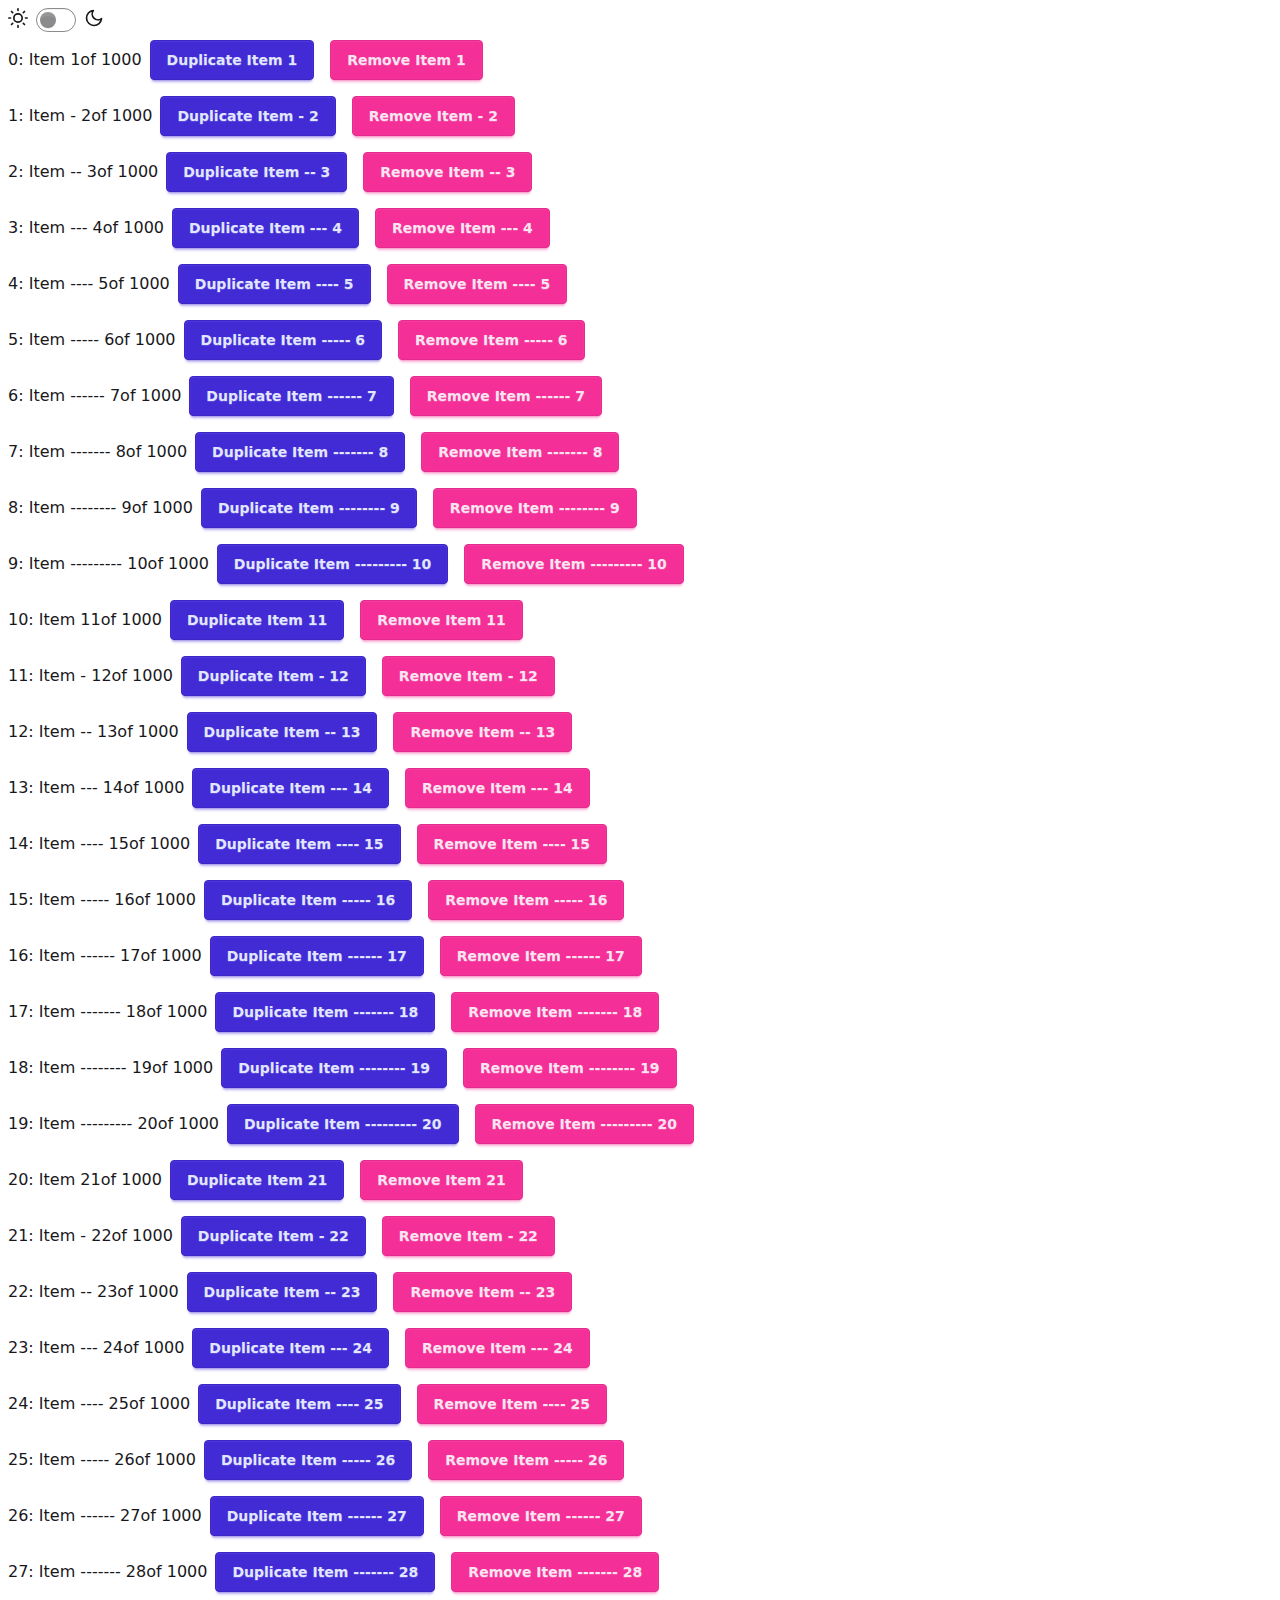
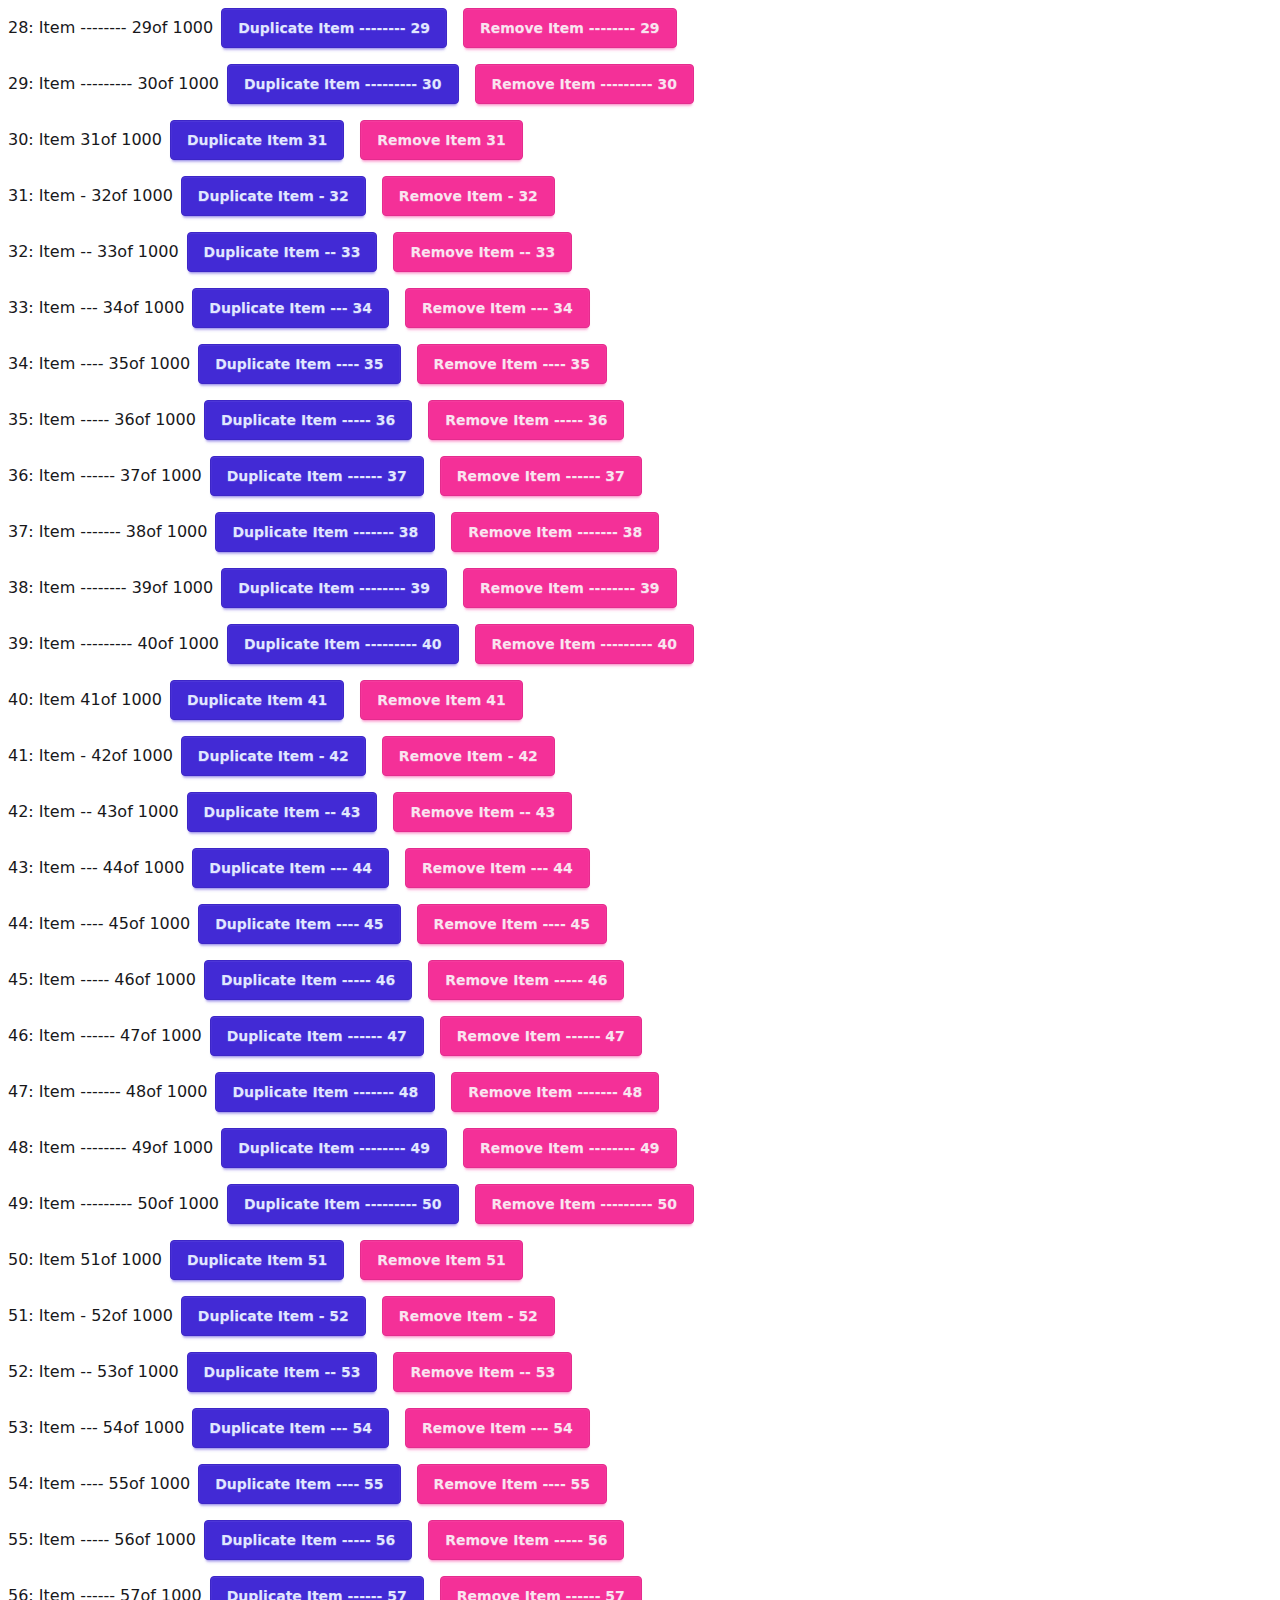
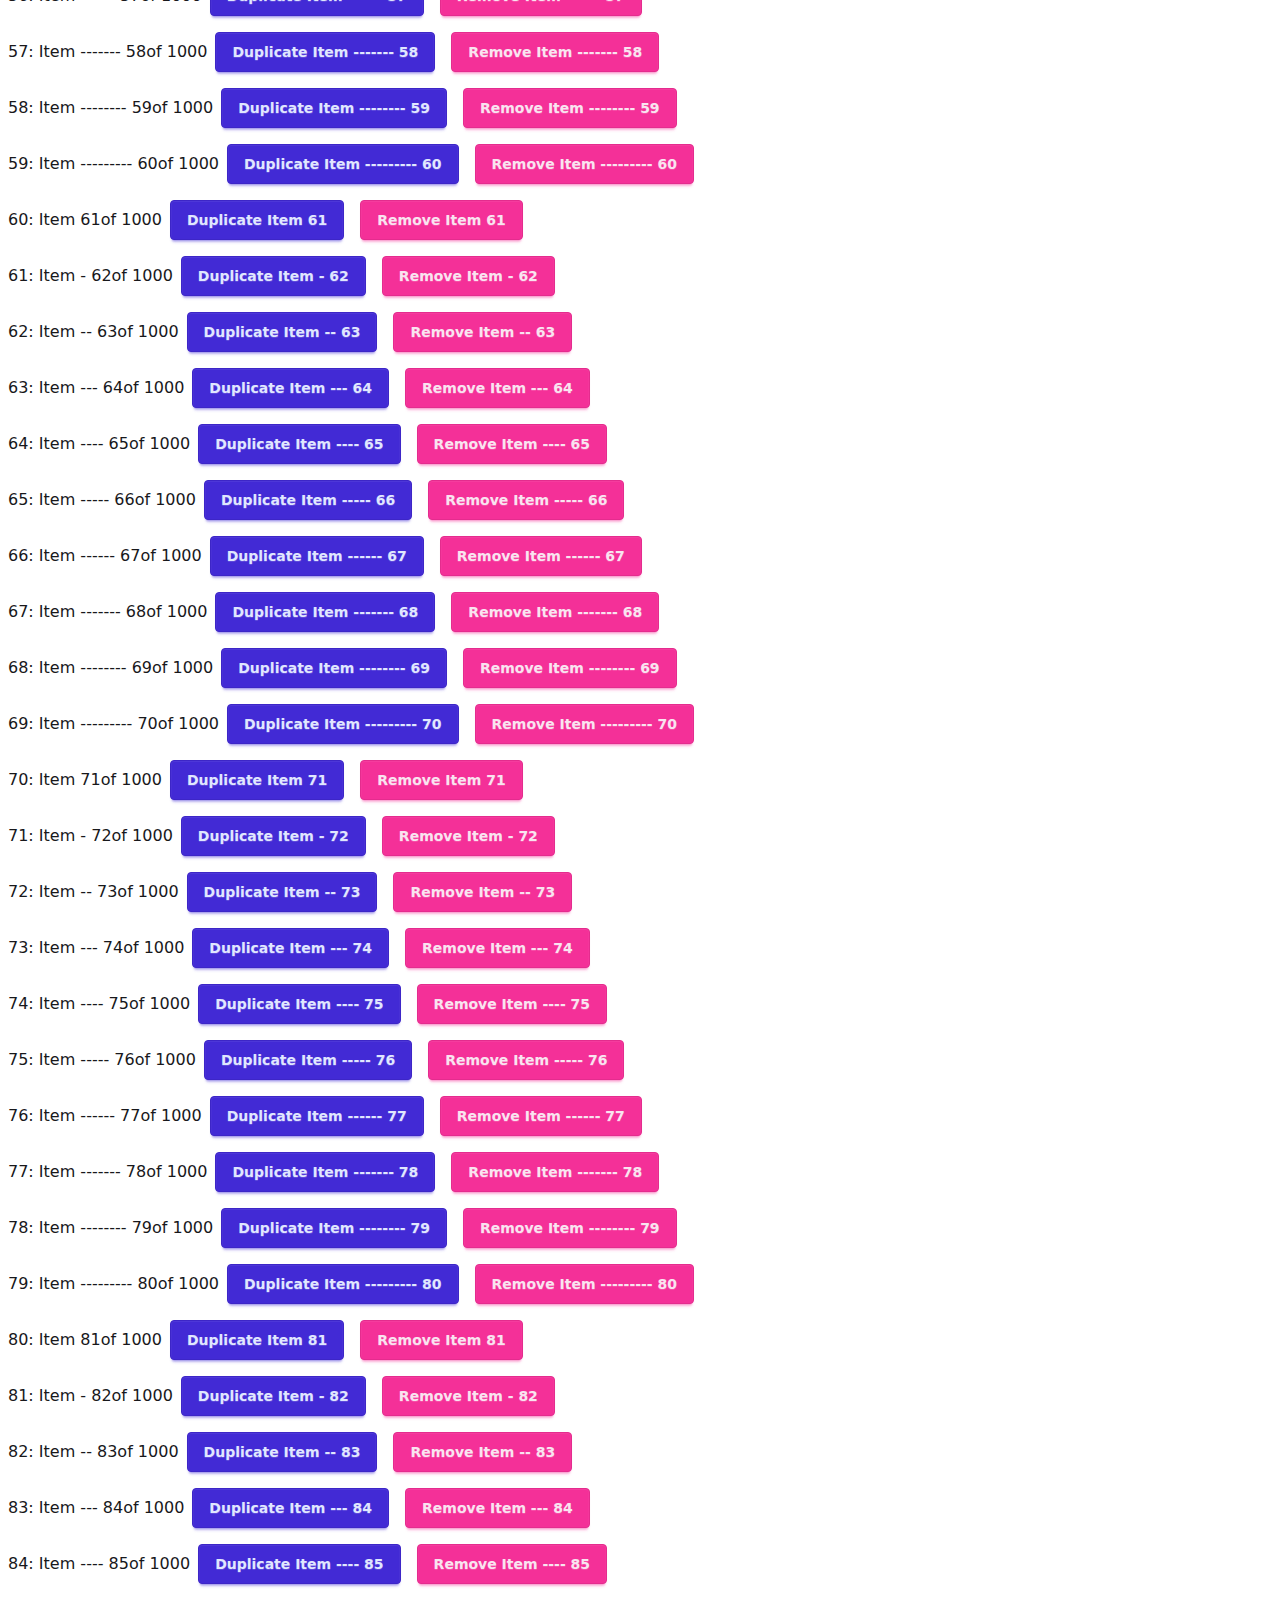
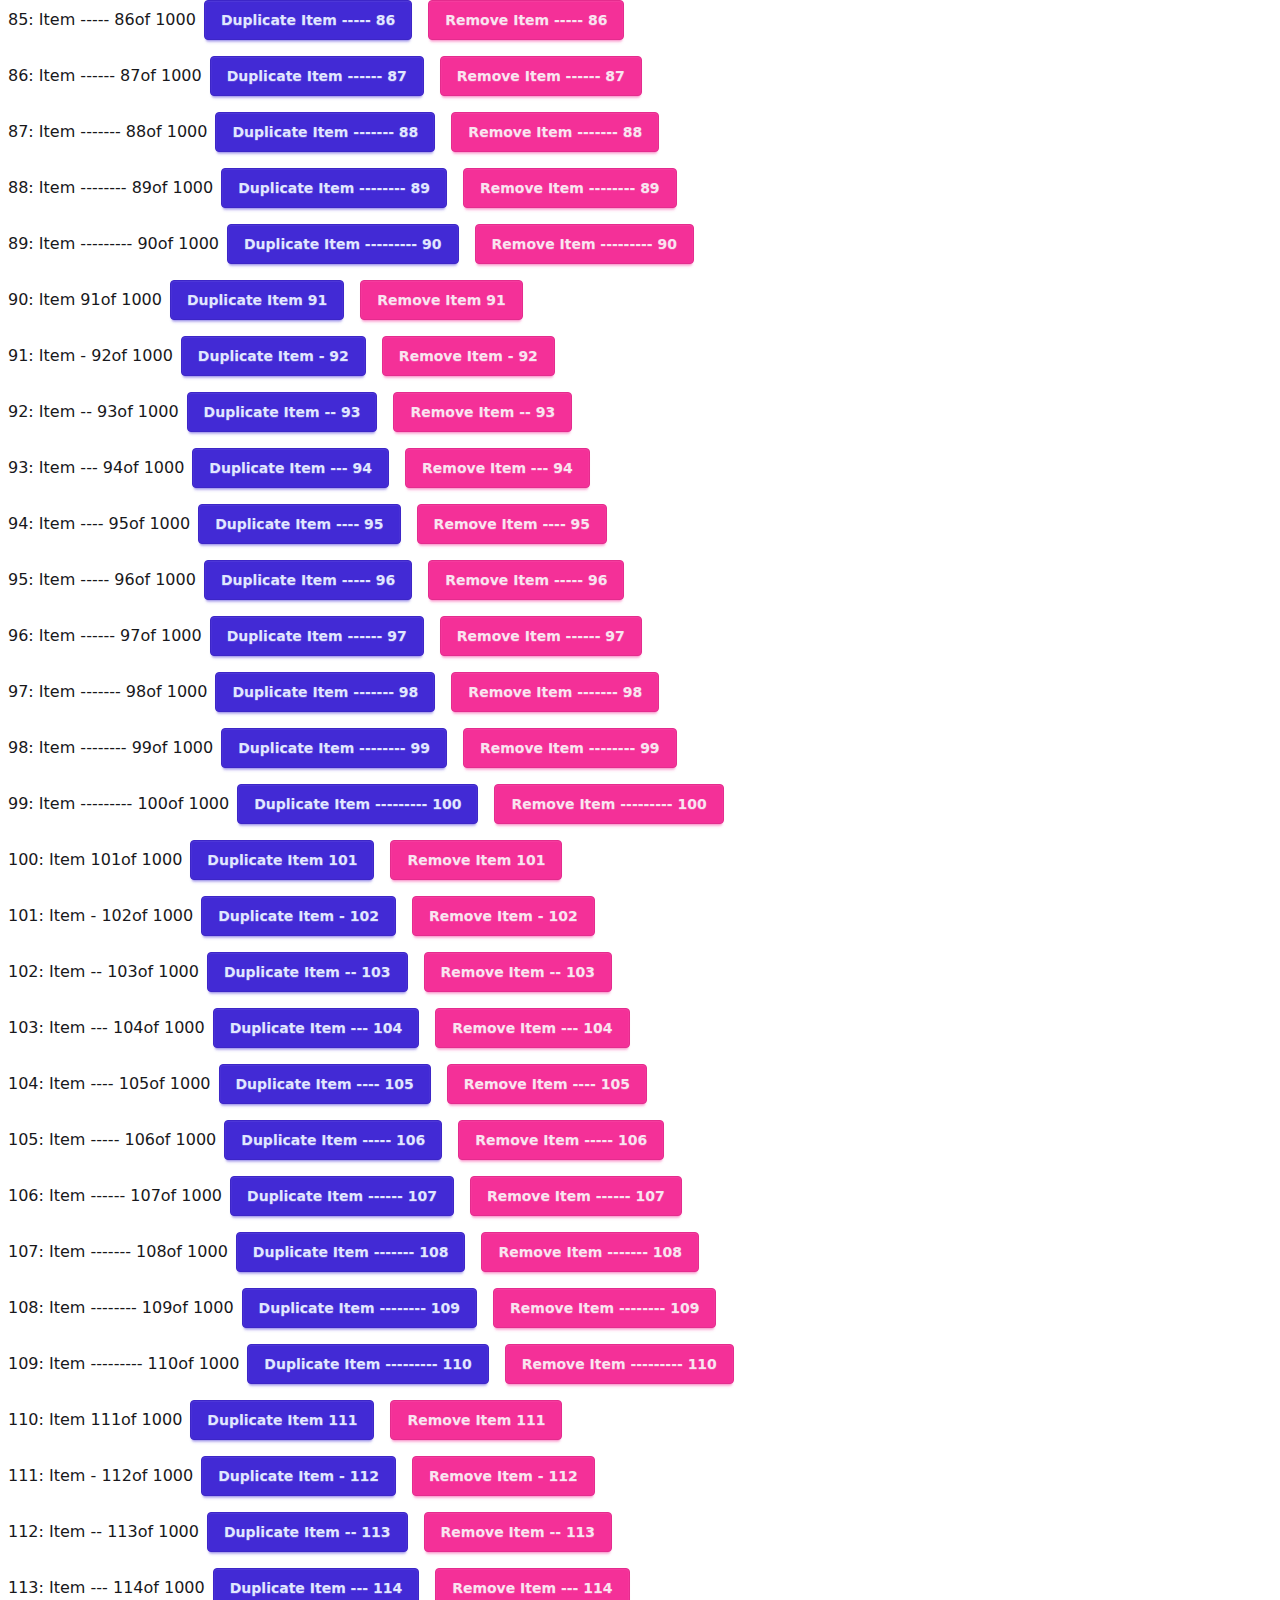
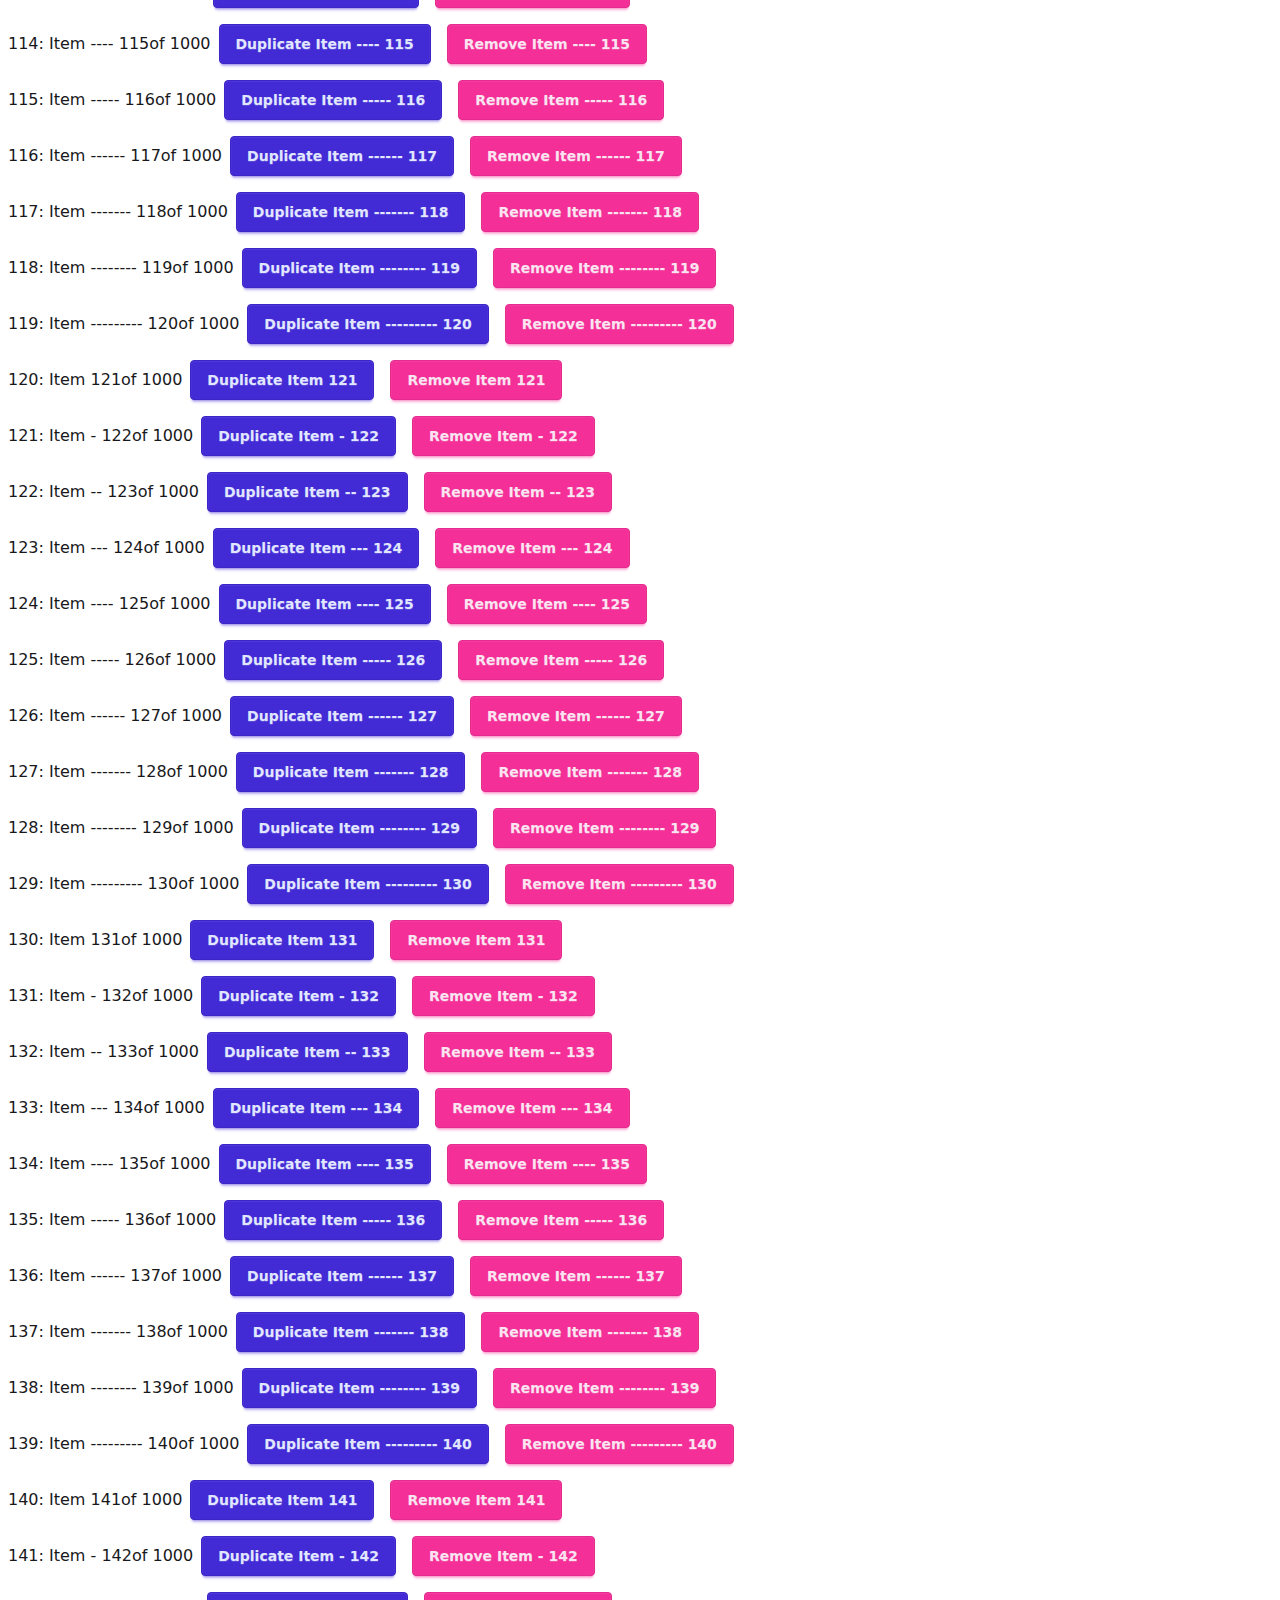
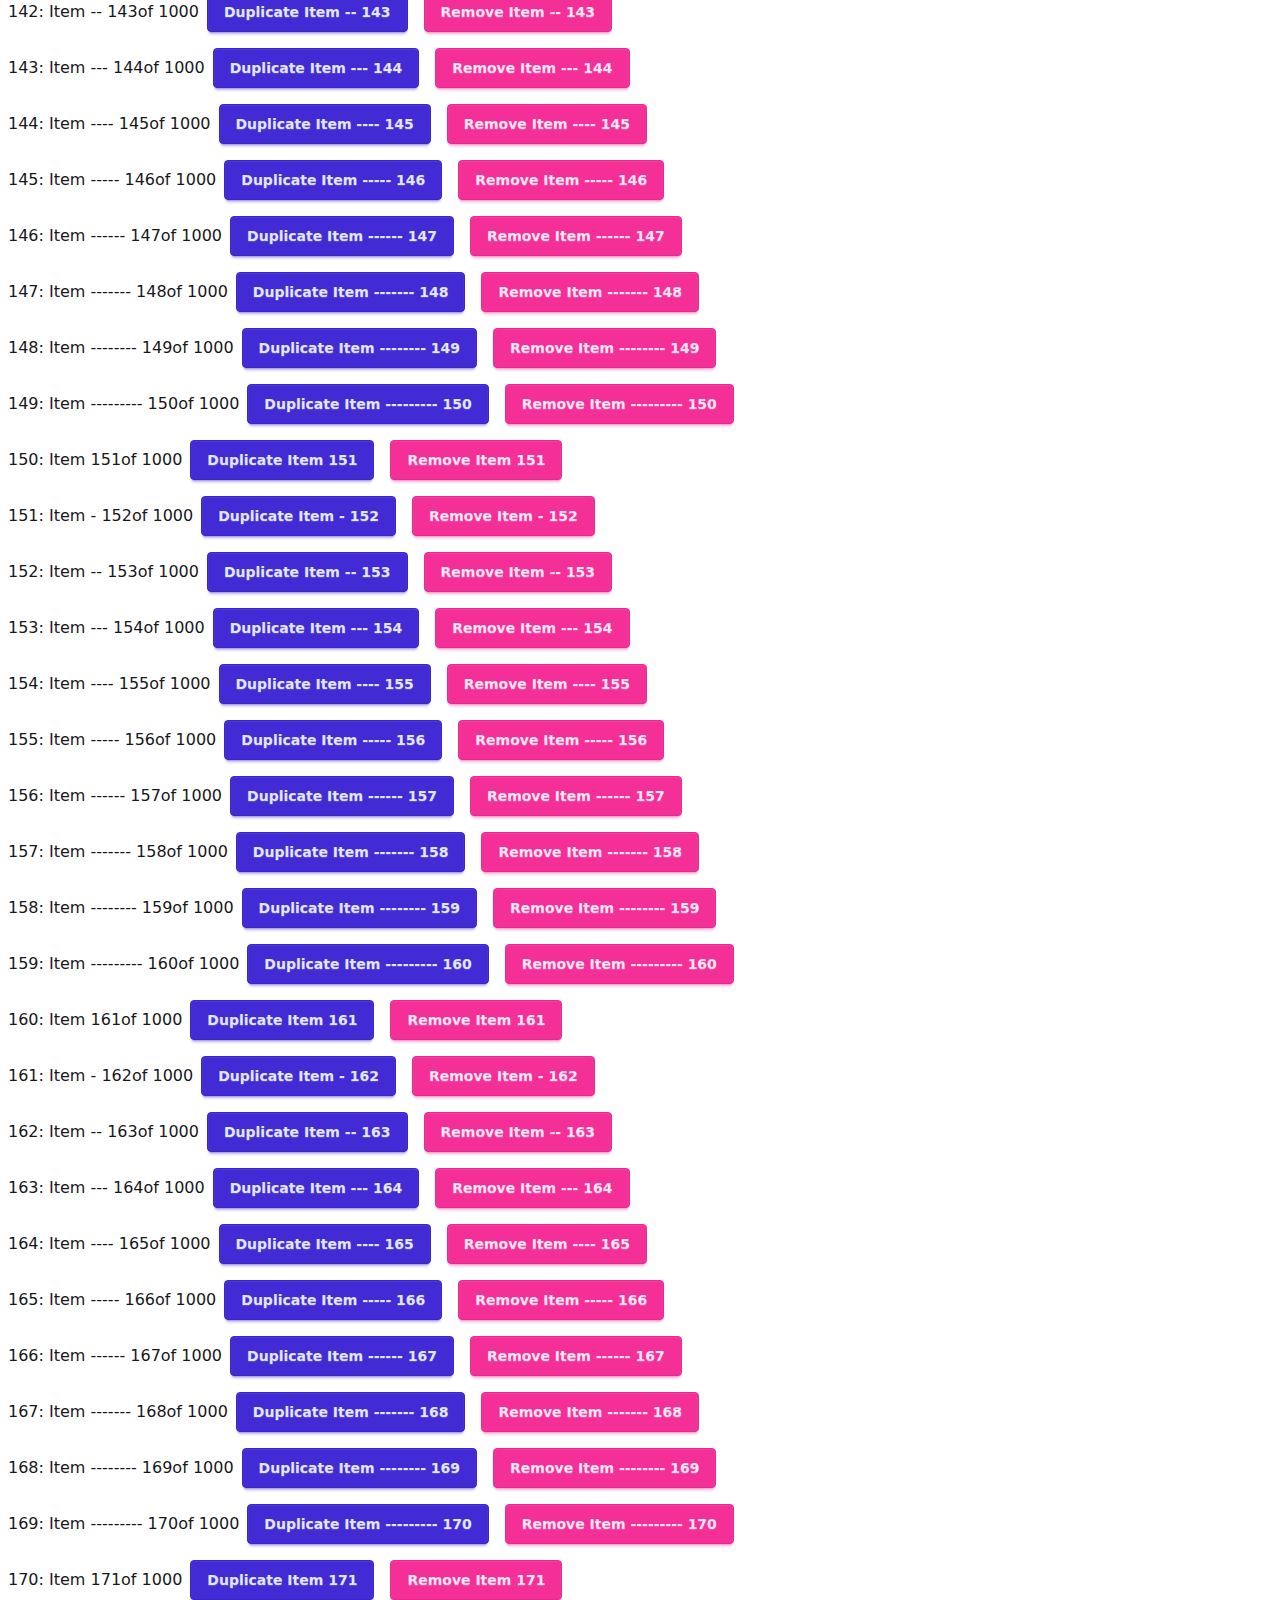
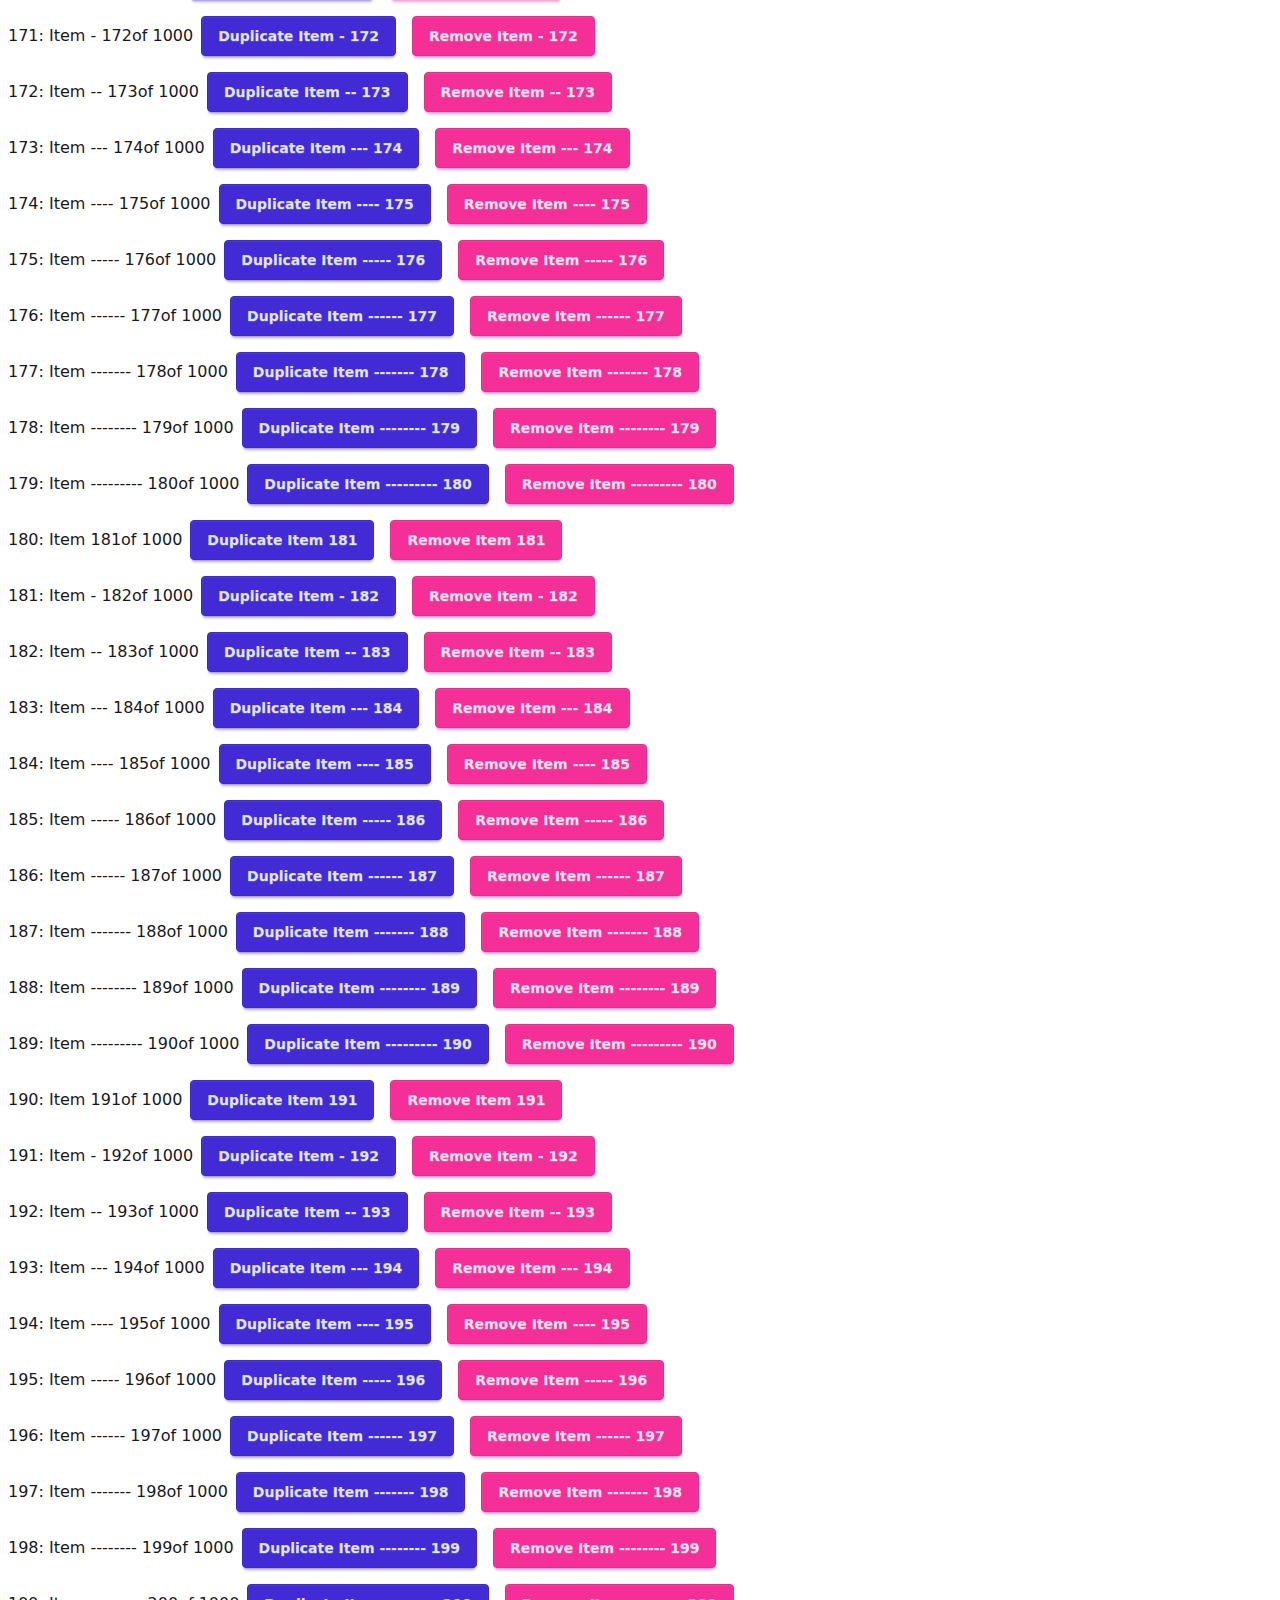
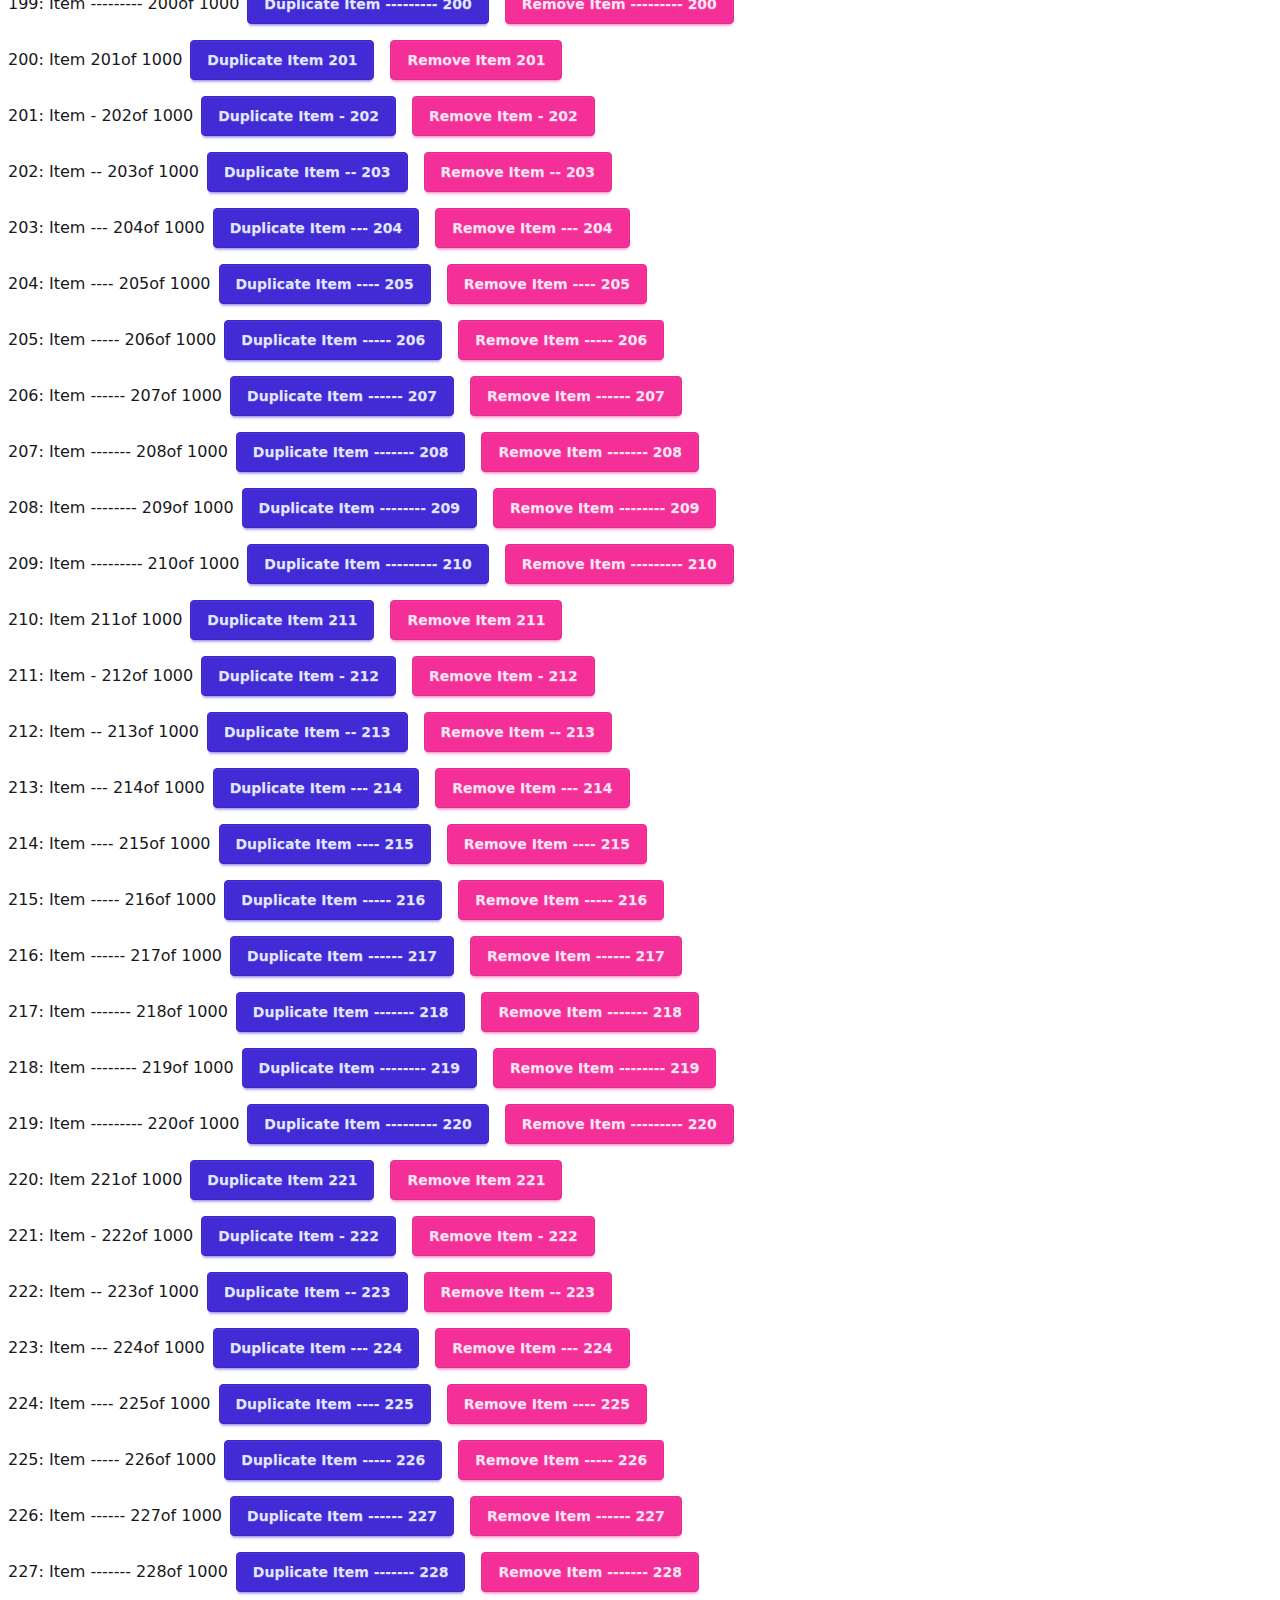
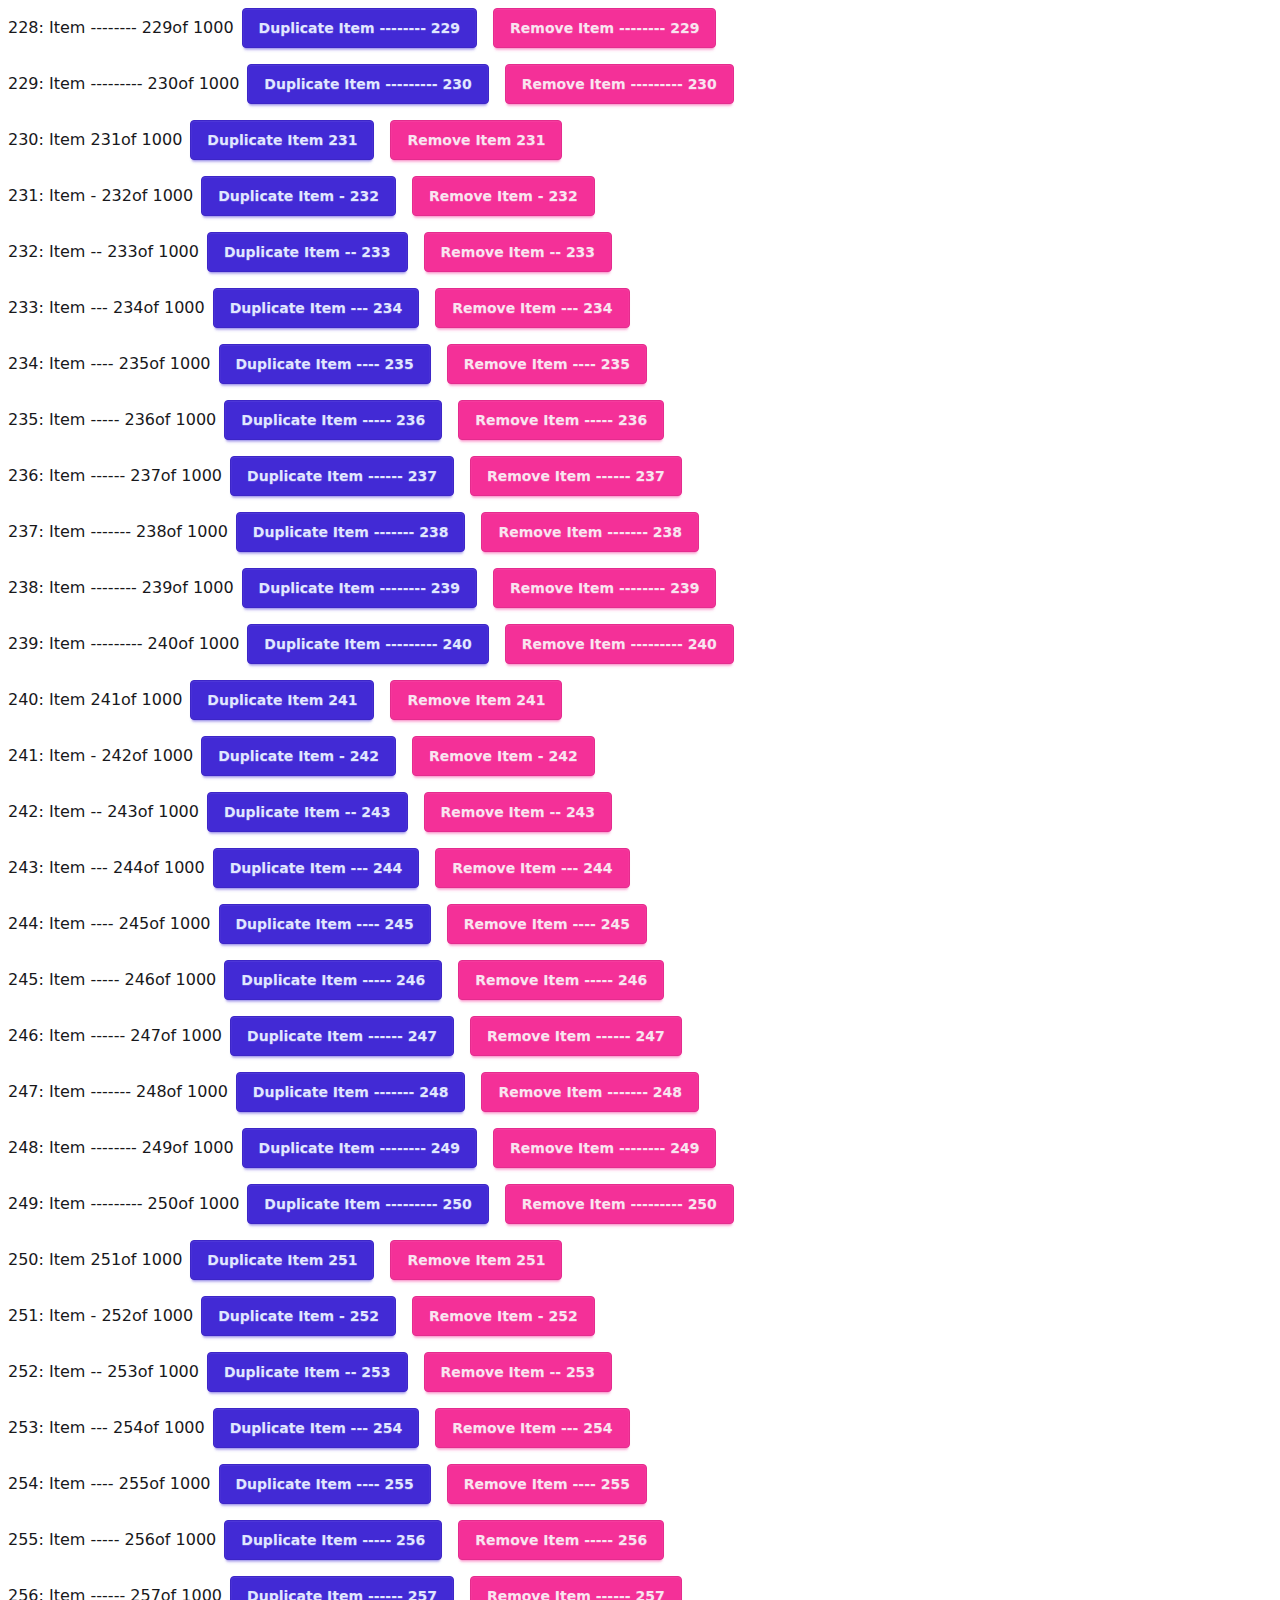
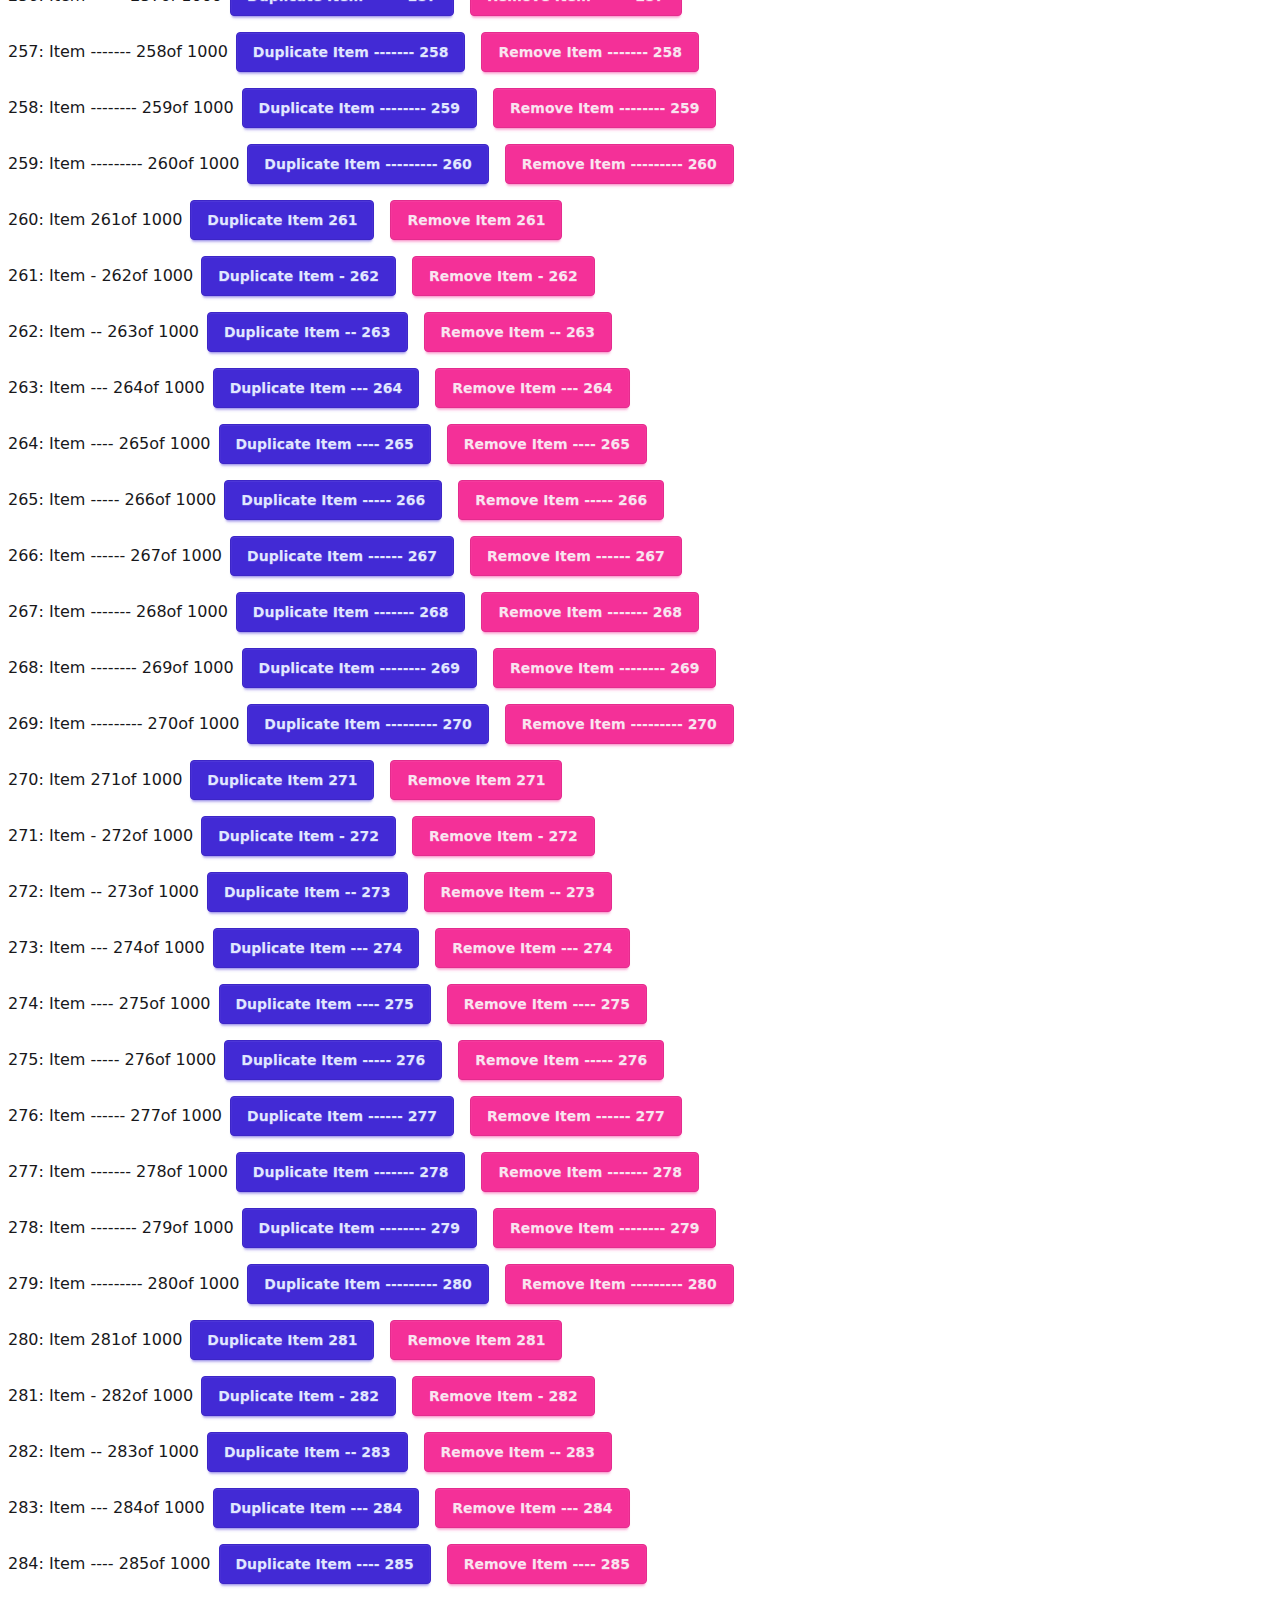
<file: list1000.html>
<!DOCTYPE html>
<html lang="en" data-theme="light">
  <head>
    <meta charset="UTF-8" />
    <meta name="viewport" content="width=device-width, initial-scale=1.0" />
    <title>Partas.Solid + DaisyUI</title>

    <!-- <link href="main.css" rel="stylesheet"> this is done in Src/Main.fs so it works correctly-->
    <script type="module" crossorigin>(function(){const t=document.createElement("link").relList;if(t&&t.supports&&t.supports("modulepreload"))return;for(const s of document.querySelectorAll('link[rel="modulepreload"]'))r(s);new MutationObserver(s=>{for(const i of s)if(i.type==="childList")for(const o of i.addedNodes)o.tagName==="LINK"&&o.rel==="modulepreload"&&r(o)}).observe(document,{childList:!0,subtree:!0});function n(s){const i={};return s.integrity&&(i.integrity=s.integrity),s.referrerPolicy&&(i.referrerPolicy=s.referrerPolicy),s.crossOrigin==="use-credentials"?i.credentials="include":s.crossOrigin==="anonymous"?i.credentials="omit":i.credentials="same-origin",i}function r(s){if(s.ep)return;s.ep=!0;const i=n(s);fetch(s.href,i)}})();const qe=!1,He=(e,t)=>e===t,T=Symbol("solid-proxy"),ee=Symbol("solid-track"),R={equals:He};let Be=Ce;const v=1,F=2,ye={owned:null,cleanups:null,context:null,owner:null};var d=null;let x=null,Ke=null,h=null,g=null,k=null,z=0;function B(e,t){const n=h,r=d,s=e.length===0,i=t===void 0?r:t,o=s?ye:{owned:null,cleanups:null,context:i?i.context:null,owner:i},l=s?e:()=>e(()=>Q(()=>L(o)));d=o,h=null;try{return M(l,!0)}finally{h=n,d=r}}function me(e,t){t=t?Object.assign({},R,t):R;const n={value:e,observers:null,observerSlots:null,comparator:t.equals||void 0},r=s=>(typeof s=="function"&&(s=s(n.value)),Se(n,s));return[Oe.bind(n),r]}function te(e,t,n){const r=$e(e,t,!1,v);Y(r)}function Ae(e,t,n){n=n?Object.assign({},R,n):R;const r=$e(e,t,!0,0);return r.observers=null,r.observerSlots=null,r.comparator=n.equals||void 0,Y(r),Oe.bind(r)}function Re(e){return M(e,!1)}function Q(e){if(h===null)return e();const t=h;h=null;try{return e()}finally{h=t}}function Fe(e){return d===null||(d.cleanups===null?d.cleanups=[e]:d.cleanups.push(e)),e}function ne(){return h}function Oe(){if(this.sources&&this.state)if(this.state===v)Y(this);else{const e=g;g=null,M(()=>G(this),!1),g=e}if(h){const e=this.observers?this.observers.length:0;h.sources?(h.sources.push(this),h.sourceSlots.push(e)):(h.sources=[this],h.sourceSlots=[e]),this.observers?(this.observers.push(h),this.observerSlots.push(h.sources.length-1)):(this.observers=[h],this.observerSlots=[h.sources.length-1])}return this.value}function Se(e,t,n){let r=e.value;return(!e.comparator||!e.comparator(r,t))&&(e.value=t,e.observers&&e.observers.length&&M(()=>{for(let s=0;s<e.observers.length;s+=1){const i=e.observers[s],o=x&&x.running;o&&x.disposed.has(i),(o?!i.tState:!i.state)&&(i.pure?g.push(i):k.push(i),i.observers&&Ee(i)),o||(i.state=v)}if(g.length>1e6)throw g=[],new Error},!1)),t}function Y(e){if(!e.fn)return;L(e);const t=z;Ge(e,e.value,t)}function Ge(e,t,n){let r;const s=d,i=h;h=d=e;try{r=e.fn(t)}catch(o){return e.pure&&(e.state=v,e.owned&&e.owned.forEach(L),e.owned=null),e.updatedAt=n+1,ke(o)}finally{h=i,d=s}(!e.updatedAt||e.updatedAt<=n)&&(e.updatedAt!=null&&"observers"in e?Se(e,r):e.value=r,e.updatedAt=n)}function $e(e,t,n,r=v,s){const i={fn:e,state:r,updatedAt:null,owned:null,sources:null,sourceSlots:null,cleanups:null,value:t,owner:d,context:d?d.context:null,pure:n};return d===null||d!==ye&&(d.owned?d.owned.push(i):d.owned=[i]),i}function je(e){if(e.state===0)return;if(e.state===F)return G(e);if(e.suspense&&Q(e.suspense.inFallback))return e.suspense.effects.push(e);const t=[e];for(;(e=e.owner)&&(!e.updatedAt||e.updatedAt<z);)e.state&&t.push(e);for(let n=t.length-1;n>=0;n--)if(e=t[n],e.state===v)Y(e);else if(e.state===F){const r=g;g=null,M(()=>G(e,t[0]),!1),g=r}}function M(e,t){if(g)return e();let n=!1;t||(g=[]),k?n=!0:k=[],z++;try{const r=e();return Ue(n),r}catch(r){n||(k=null),g=null,ke(r)}}function Ue(e){if(g&&(Ce(g),g=null),e)return;const t=k;k=null,t.length&&M(()=>Be(t),!1)}function Ce(e){for(let t=0;t<e.length;t++)je(e[t])}function G(e,t){e.state=0;for(let n=0;n<e.sources.length;n+=1){const r=e.sources[n];if(r.sources){const s=r.state;s===v?r!==t&&(!r.updatedAt||r.updatedAt<z)&&je(r):s===F&&G(r,t)}}}function Ee(e){for(let t=0;t<e.observers.length;t+=1){const n=e.observers[t];n.state||(n.state=F,n.pure?g.push(n):k.push(n),n.observers&&Ee(n))}}function L(e){let t;if(e.sources)for(;e.sources.length;){const n=e.sources.pop(),r=e.sourceSlots.pop(),s=n.observers;if(s&&s.length){const i=s.pop(),o=n.observerSlots.pop();r<s.length&&(i.sourceSlots[o]=r,s[r]=i,n.observerSlots[r]=o)}}if(e.tOwned){for(t=e.tOwned.length-1;t>=0;t--)L(e.tOwned[t]);delete e.tOwned}if(e.owned){for(t=e.owned.length-1;t>=0;t--)L(e.owned[t]);e.owned=null}if(e.cleanups){for(t=e.cleanups.length-1;t>=0;t--)e.cleanups[t]();e.cleanups=null}e.state=0}function We(e){return e instanceof Error?e:new Error(typeof e=="string"?e:"Unknown error",{cause:e})}function ke(e,t=d){throw We(e)}const Ve=Symbol("fallback");function fe(e){for(let t=0;t<e.length;t++)e[t]()}function Je(e,t,n={}){let r=[],s=[],i=[],o=0,l=t.length>1?[]:null;return Fe(()=>fe(i)),()=>{let u=e()||[],c=u.length,a,f;return u[ee],Q(()=>{let p,b,A,j,C,w,y,O,P;if(c===0)o!==0&&(fe(i),i=[],r=[],s=[],o=0,l&&(l=[])),n.fallback&&(r=[Ve],s[0]=B(Ie=>(i[0]=Ie,n.fallback())),o=1);else if(o===0){for(s=new Array(c),f=0;f<c;f++)r[f]=u[f],s[f]=B(m);o=c}else{for(A=new Array(c),j=new Array(c),l&&(C=new Array(c)),w=0,y=Math.min(o,c);w<y&&r[w]===u[w];w++);for(y=o-1,O=c-1;y>=w&&O>=w&&r[y]===u[O];y--,O--)A[O]=s[y],j[O]=i[y],l&&(C[O]=l[y]);for(p=new Map,b=new Array(O+1),f=O;f>=w;f--)P=u[f],a=p.get(P),b[f]=a===void 0?-1:a,p.set(P,f);for(a=w;a<=y;a++)P=r[a],f=p.get(P),f!==void 0&&f!==-1?(A[f]=s[a],j[f]=i[a],l&&(C[f]=l[a]),f=b[f],p.set(P,f)):i[a]();for(f=w;f<c;f++)f in A?(s[f]=A[f],i[f]=j[f],l&&(l[f]=C[f],l[f](f))):s[f]=B(m);s=s.slice(0,o=c),r=u.slice(0)}return s});function m(p){if(i[f]=p,l){const[b,A]=me(f);return l[f]=A,t(u[f],b)}return t(u[f])}}}function Xe(e,t){return Q(()=>e(t||{}))}function ze(e){const t="fallback"in e&&{fallback:()=>e.fallback};return Ae(Je(()=>e.each,e.children,t||void 0))}const Qe=e=>Ae(()=>e());function Ye(e,t,n){let r=n.length,s=t.length,i=r,o=0,l=0,u=t[s-1].nextSibling,c=null;for(;o<s||l<i;){if(t[o]===n[l]){o++,l++;continue}for(;t[s-1]===n[i-1];)s--,i--;if(s===o){const a=i<r?l?n[l-1].nextSibling:n[i-l]:u;for(;l<i;)e.insertBefore(n[l++],a)}else if(i===l)for(;o<s;)(!c||!c.has(t[o]))&&t[o].remove(),o++;else if(t[o]===n[i-1]&&n[l]===t[s-1]){const a=t[--s].nextSibling;e.insertBefore(n[l++],t[o++].nextSibling),e.insertBefore(n[--i],a),t[s]=n[i]}else{if(!c){c=new Map;let f=l;for(;f<i;)c.set(n[f],f++)}const a=c.get(t[o]);if(a!=null)if(l<a&&a<i){let f=o,m=1,p;for(;++f<s&&f<i&&!((p=c.get(t[f]))==null||p!==a+m);)m++;if(m>a-l){const b=t[o];for(;l<a;)e.insertBefore(n[l++],b)}else e.replaceChild(n[l++],t[o++])}else o++;else t[o++].remove()}}}const ce="_$DX_DELEGATE";function Ze(e,t,n,r={}){let s;return B(i=>{s=i,t===document?e():S(t,e(),t.firstChild?null:void 0,n)},r.owner),()=>{s(),t.textContent=""}}function Z(e,t,n,r){let s;const i=()=>{const l=document.createElement("template");return l.innerHTML=e,l.content.firstChild},o=()=>(s||(s=i())).cloneNode(!0);return o.cloneNode=o,o}function xe(e,t=window.document){const n=t[ce]||(t[ce]=new Set);for(let r=0,s=e.length;r<s;r++){const i=e[r];n.has(i)||(n.add(i),t.addEventListener(i,et))}}function S(e,t,n,r){if(n!==void 0&&!r&&(r=[]),typeof t!="function")return U(e,t,r,n);te(s=>U(e,t(),s,n),r)}function et(e){let t=e.target;const n=`$$${e.type}`,r=e.target,s=e.currentTarget,i=u=>Object.defineProperty(e,"target",{configurable:!0,value:u}),o=()=>{const u=t[n];if(u&&!t.disabled){const c=t[`${n}Data`];if(c!==void 0?u.call(t,c,e):u.call(t,e),e.cancelBubble)return}return t.host&&typeof t.host!="string"&&!t.host._$host&&t.contains(e.target)&&i(t.host),!0},l=()=>{for(;o()&&(t=t._$host||t.parentNode||t.host););};if(Object.defineProperty(e,"currentTarget",{configurable:!0,get(){return t||document}}),e.composedPath){const u=e.composedPath();i(u[0]);for(let c=0;c<u.length-2&&(t=u[c],!!o());c++){if(t._$host){t=t._$host,l();break}if(t.parentNode===s)break}}else l();i(r)}function U(e,t,n,r,s){for(;typeof n=="function";)n=n();if(t===n)return n;const i=typeof t,o=r!==void 0;if(e=o&&n[0]&&n[0].parentNode||e,i==="string"||i==="number"){if(i==="number"&&(t=t.toString(),t===n))return n;if(o){let l=n[0];l&&l.nodeType===3?l.data!==t&&(l.data=t):l=document.createTextNode(t),n=N(e,n,r,l)}else n!==""&&typeof n=="string"?n=e.firstChild.data=t:n=e.textContent=t}else if(t==null||i==="boolean")n=N(e,n,r);else{if(i==="function")return te(()=>{let l=t();for(;typeof l=="function";)l=l();n=U(e,l,n,r)}),()=>n;if(Array.isArray(t)){const l=[],u=n&&Array.isArray(n);if(re(l,t,n,s))return te(()=>n=U(e,l,n,r,!0)),()=>n;if(l.length===0){if(n=N(e,n,r),o)return n}else u?n.length===0?ae(e,l,r):Ye(e,n,l):(n&&N(e),ae(e,l));n=l}else if(t.nodeType){if(Array.isArray(n)){if(o)return n=N(e,n,r,t);N(e,n,null,t)}else n==null||n===""||!e.firstChild?e.appendChild(t):e.replaceChild(t,e.firstChild);n=t}}return n}function re(e,t,n,r){let s=!1;for(let i=0,o=t.length;i<o;i++){let l=t[i],u=n&&n[e.length],c;if(!(l==null||l===!0||l===!1))if((c=typeof l)=="object"&&l.nodeType)e.push(l);else if(Array.isArray(l))s=re(e,l,u)||s;else if(c==="function")if(r){for(;typeof l=="function";)l=l();s=re(e,Array.isArray(l)?l:[l],Array.isArray(u)?u:[u])||s}else e.push(l),s=!0;else{const a=String(l);u&&u.nodeType===3&&u.data===a?e.push(u):e.push(document.createTextNode(a))}}return s}function ae(e,t,n=null){for(let r=0,s=t.length;r<s;r++)e.insertBefore(t[r],n)}function N(e,t,n,r){if(n===void 0)return e.textContent="";const s=r||document.createTextNode("");if(t.length){let i=!1;for(let o=t.length-1;o>=0;o--){const l=t[o];if(s!==l){const u=l.parentNode===e;!i&&!o?u?e.replaceChild(s,l):e.insertBefore(s,n):u&&l.remove()}else i=!0}}else e.insertBefore(s,n);return[s]}function I(e){return Array.isArray(e)||ArrayBuffer.isView(e)}function tt(e){return e!=null&&typeof e.CompareTo=="function"}function nt(e){return e!=null&&typeof e.Equals=="function"}function rt(e){return e!=null&&typeof e.GetHashCode=="function"}function Te(e,t){return Object.getPrototypeOf(e)?.constructor===Object.getPrototypeOf(t)?.constructor}function he(e){const t=e;return typeof t.offset=="number"?t.offset:e.kind===1?0:e.getTimezoneOffset()*-6e4}class E{static id(t){return E.idMap.has(t)||E.idMap.set(t,++E.count),E.idMap.get(t)}}E.idMap=new WeakMap;E.count=0;function ve(e){let t=0,n=5381;const r=e.length;for(;t<r;)n=n*33^e.charCodeAt(t++);return n}function de(e){return e*2654435761|0}function st(e){return ve(e.toString(32))}function ie(e){let t=0;const n=e.length;for(let r=0;r<n;r++){const s=e[r];t=(t<<5)+t^s}return t}function it(e){return e.getTime()}function ot(e){const t=e.length,n=new Array(t);for(let r=0;r<t;r++)n[r]=oe(e[r]);return ie(n)}function oe(e){if(e==null)return 0;switch(typeof e){case"boolean":return e?1:0;case"number":return de(e);case"bigint":return st(e);case"string":return ve(e);default:{if(rt(e))return e.GetHashCode();if(I(e))return ot(e);if(e instanceof Date)return it(e);if(Object.getPrototypeOf(e)?.constructor===Object){const t=Object.values(e).map(n=>oe(n));return ie(t)}else return de(E.id(e))}}}function lt(e,t,n){if(e==null)return t==null;if(t==null||e.length!==t.length)return!1;for(let r=0;r<e.length;r++)if(!n(e[r],t[r]))return!1;return!0}function ut(e,t){return lt(e,t,le)}function ft(e,t){const n=Object.keys(e),r=Object.keys(t);if(n.length!==r.length)return!1;n.sort(),r.sort();for(let s=0;s<n.length;s++)if(n[s]!==r[s]||!le(e[n[s]],t[r[s]]))return!1;return!0}function le(e,t){return e===t?!0:e==null?t==null:t==null?!1:nt(e)?e.Equals(t):I(e)?I(t)&&ut(e,t):typeof e!="object"?!1:e instanceof Date?t instanceof Date&&Pe(e,t)===0:Object.getPrototypeOf(e)?.constructor===Object&&ft(e,t)}function Pe(e,t){let n,r;return"offset"in e&&"offset"in t?(n=e.getTime(),r=t.getTime()):(n=e.getTime()+he(e),r=t.getTime()+he(t)),n===r?0:n<r?-1:1}function ct(e,t,n){if(e==null)return t==null?0:1;if(t==null)return-1;if(e.length!==t.length)return e.length<t.length?-1:1;for(let r=0,s=0;r<e.length;r++)if(s=n(e[r],t[r]),s!==0)return s;return 0}function at(e,t){return ct(e,t,ue)}function ht(e,t){const n=Object.keys(e),r=Object.keys(t);if(n.length!==r.length)return n.length<r.length?-1:1;n.sort(),r.sort();for(let s=0,i=0;s<n.length;s++){const o=n[s];if(o!==r[s])return o<r[s]?-1:1;if(i=ue(e[o],t[o]),i!==0)return i}return 0}function ue(e,t){return e===t?0:e==null?t==null?0:-1:t==null?1:tt(e)?e.CompareTo(t):I(e)?I(t)?at(e,t):-1:typeof e!="object"?e<t?-1:1:e instanceof Date?t instanceof Date?Pe(e,t):-1:Object.getPrototypeOf(e)?.constructor===Object?ht(e,t):-1}function dt(e){let t=0,n="[";for(const r of e){if(t===0)n+=W(r);else if(t===100){n+="; ...";break}else n+="; "+W(r);t++}return n+"]"}function W(e,t=0){if(e!=null&&typeof e=="object"){if(typeof e.toString=="function"&&e.toString!==Object.prototype.toString)return e.toString();if(Symbol.iterator in e)return dt(e);{const n=Object.getPrototypeOf(e)?.constructor;return n===Object&&t<10?"{ "+Object.entries(e).map(([r,s])=>r+" = "+W(s,t+1)).join(`
  `)+" }":n?.name??""}}return String(e)}function gt(e){const t={},n=Object.keys(e);for(let r=0;r<n.length;r++)t[n[r]]=e[n[r]];return t}function pt(e){return"{ "+Object.entries(e).map(([t,n])=>t+" = "+W(n)).join(`
  `)+" }"}function bt(e){const t=Object.values(e).map(n=>oe(n));return ie(t)}function wt(e,t){if(e===t)return!0;if(Te(e,t)){const n=Object.keys(e);for(let r=0;r<n.length;r++)if(!le(e[n[r]],t[n[r]]))return!1;return!0}else return!1}function yt(e,t){if(e===t)return 0;if(Te(e,t)){const n=Object.keys(e);for(let r=0;r<n.length;r++){const s=ue(e[n[r]],t[n[r]]);if(s!==0)return s}return 0}else return-1}class mt{toJSON(){return gt(this)}toString(){return pt(this)}GetHashCode(){return bt(this)}Equals(t){return wt(this,t)}CompareTo(t){return yt(this,t)}}const se=Symbol("store-raw"),_=Symbol("store-node"),$=Symbol("store-has"),Ne=Symbol("store-self");function _e(e){let t=e[T];if(!t&&(Object.defineProperty(e,T,{value:t=new Proxy(e,St)}),!Array.isArray(e))){const n=Object.keys(e),r=Object.getOwnPropertyDescriptors(e);for(let s=0,i=n.length;s<i;s++){const o=n[s];r[o].get&&Object.defineProperty(e,o,{enumerable:r[o].enumerable,get:r[o].get.bind(t)})}}return t}function V(e){let t;return e!=null&&typeof e=="object"&&(e[T]||!(t=Object.getPrototypeOf(e))||t===Object.prototype||Array.isArray(e))}function q(e,t=new Set){let n,r,s,i;if(n=e!=null&&e[se])return n;if(!V(e)||t.has(e))return e;if(Array.isArray(e)){Object.isFrozen(e)?e=e.slice(0):t.add(e);for(let o=0,l=e.length;o<l;o++)s=e[o],(r=q(s,t))!==s&&(e[o]=r)}else{Object.isFrozen(e)?e=Object.assign({},e):t.add(e);const o=Object.keys(e),l=Object.getOwnPropertyDescriptors(e);for(let u=0,c=o.length;u<c;u++)i=o[u],!l[i].get&&(s=e[i],(r=q(s,t))!==s&&(e[i]=r))}return e}function J(e,t){let n=e[t];return n||Object.defineProperty(e,t,{value:n=Object.create(null)}),n}function H(e,t,n){if(e[t])return e[t];const[r,s]=me(n,{equals:!1,internal:!0});return r.$=s,e[t]=r}function At(e,t){const n=Reflect.getOwnPropertyDescriptor(e,t);return!n||n.get||!n.configurable||t===T||t===_||(delete n.value,delete n.writable,n.get=()=>e[T][t]),n}function Me(e){ne()&&H(J(e,_),Ne)()}function Ot(e){return Me(e),Reflect.ownKeys(e)}const St={get(e,t,n){if(t===se)return e;if(t===T)return n;if(t===ee)return Me(e),n;const r=J(e,_),s=r[t];let i=s?s():e[t];if(t===_||t===$||t==="__proto__")return i;if(!s){const o=Object.getOwnPropertyDescriptor(e,t);ne()&&(typeof i!="function"||e.hasOwnProperty(t))&&!(o&&o.get)&&(i=H(r,t,i)())}return V(i)?_e(i):i},has(e,t){return t===se||t===T||t===ee||t===_||t===$||t==="__proto__"?!0:(ne()&&H(J(e,$),t)(),t in e)},set(){return!0},deleteProperty(){return!0},ownKeys:Ot,getOwnPropertyDescriptor:At};function X(e,t,n,r=!1){if(!r&&e[t]===n)return;const s=e[t],i=e.length;n===void 0?(delete e[t],e[$]&&e[$][t]&&s!==void 0&&e[$][t].$()):(e[t]=n,e[$]&&e[$][t]&&s===void 0&&e[$][t].$());let o=J(e,_),l;if((l=H(o,t,s))&&l.$(()=>n),Array.isArray(e)&&e.length!==i){for(let u=e.length;u<i;u++)(l=o[u])&&l.$();(l=H(o,"length",i))&&l.$(e.length)}(l=o[Ne])&&l.$()}function De(e,t){const n=Object.keys(t);for(let r=0;r<n.length;r+=1){const s=n[r];X(e,s,t[s])}}function $t(e,t){if(typeof t=="function"&&(t=t(e)),t=q(t),Array.isArray(t)){if(e===t)return;let n=0,r=t.length;for(;n<r;n++){const s=t[n];e[n]!==s&&X(e,n,s)}X(e,"length",r)}else De(e,t)}function D(e,t,n=[]){let r,s=e;if(t.length>1){r=t.shift();const o=typeof r,l=Array.isArray(e);if(Array.isArray(r)){for(let u=0;u<r.length;u++)D(e,[r[u]].concat(t),n);return}else if(l&&o==="function"){for(let u=0;u<e.length;u++)r(e[u],u)&&D(e,[u].concat(t),n);return}else if(l&&o==="object"){const{from:u=0,to:c=e.length-1,by:a=1}=r;for(let f=u;f<=c;f+=a)D(e,[f].concat(t),n);return}else if(t.length>1){D(e[r],t,[r].concat(n));return}s=e[r],n=[r].concat(n)}let i=t[0];typeof i=="function"&&(i=i(s,n),i===s)||r===void 0&&i==null||(i=q(i),r===void 0||V(s)&&V(i)&&!Array.isArray(i)?De(s,i):X(e,r,i))}function jt(...[e,t]){const n=q(e||{}),r=Array.isArray(n),s=_e(n);function i(...o){Re(()=>{r&&o.length===1?$t(n,o[0]):D(n,o)})}return[s,i]}function Le(e,t){return new Array(t)}const Ct="The index was outside the range of elements in the collection.";function Et(e,t){if(e<0)throw new Error("String length must be non-negative");const n=new Array(e);for(let r=0;r<e;r++)n[r]=t(r);return n.join("")}function ge(...e){return e.map(t=>String(t)).join("")}function kt(e,t){return Et(e,()=>t)}function Tt(e,t,n){const r=Le(n,e);for(let s=0;s<=e-1;s++)K(r,s,t(s));return r}function pe(e,t){if(e<0||e>=t.length)throw new Error("Index was outside the bounds of the array.\\nParameter name: index");return t[e]}function K(e,t,n){if(t<0||t>=e.length)throw new Error("Index was outside the bounds of the array.\\nParameter name: index");e[t]=n}function vt(e,t,n,r){const s=n.length|0;if(e<0||e>s)throw new Error(Ct+"\\nParameter name: index");const i=Le(r,s+1);for(let o=0;o<=e-1;o++)K(i,o,pe(o,n));K(i,e,t);for(let o=e;o<=s-1;o++)K(i,o+1,pe(o,n));return i}function be(){let e="";for(let t=0;t++<36;)e+=t*51&52?(t^15?8^Math.random()*(t^20?16:4):4).toString(16):"-";return e}var Pt=Z("<div><ul>"),Nt=Z('<li><span></span>: <span></span>of <span></span><button class="btn btn-primary m-2"></button><button class="btn btn-secondary m-2">');class we extends mt{constructor(t,n){super(),this.Name=t,this.id=n}}function _t(){const e=jt(Tt(1e3,r=>{const s=r|0;return new we(`Item ${kt(s%10,"-")} ${s+1}`,be())})),t=e[1],n=e[0];return(()=>{var r=Pt(),s=r.firstChild;return S(s,Xe(ze,{each:n,children:(i,o)=>(()=>{var l=Nt(),u=l.firstChild,c=u.nextSibling,a=c.nextSibling,f=a.nextSibling,m=f.nextSibling,p=m.nextSibling,b=p.nextSibling;return S(u,o),S(a,()=>i.Name),S(m,()=>n.length),p.$$click=A=>{const j=o()|0;t(C=>vt(j+1,new we(i.Name+" (copy)",be()),C))},S(p,()=>ge("Duplicate ",...i.Name)),b.$$click=A=>{t(j=>j.filter(C=>C.id!==i.id))},S(b,()=>ge("Remove ",...i.Name)),l})()})),r})()}xe(["click"]);var Mt=Z('<label class="flex cursor-pointer gap-2"><svg xmlns=http://www.w3.org/2000/svg width=20 height=20 viewBox="0 0 24 24"fill=none stroke=currentColor stroke-width=2 stroke-linecap=round stroke-linejoin=round><circle cx=12 cy=12 r=5></circle><path d="M12 1v2M12 21v2M4.2 4.2l1.4 1.4M18.4 18.4l1.4 1.4M1 12h2M21 12h2M4.2 19.8l1.4-1.4M18.4 5.6l1.4-1.4"></path></svg><input type=checkbox value=synthwave class="toggle theme-controller"><svg xmlns=http://www.w3.org/2000/svg width=20 height=20 viewBox="0 0 24 24"fill=none stroke=currentColor stroke-width=2 stroke-linecap=round stroke-linejoin=round><path d="M21 12.79A9 9 0 1 1 11.21 3 7 7 0 0 0 21 12.79z">'),Dt=Z("<div class=m-2>");function Lt(){return(()=>{var e=Mt(),t=e.firstChild,n=t.nextSibling;return n.addEventListener("change",r=>{const i=r.target.checked?"synthwave":"light";document.documentElement.setAttribute("data-theme",i)}),e})()}function It(){return(()=>{var e=Dt();return S(e,Lt,null),S(e,_t,null),e})()}function qt(){return Qe(It)}Ze(qt,document.getElementById("root"));</script>
    <style rel="stylesheet" crossorigin>@layer properties{@supports (((-webkit-hyphens:none)) and (not (margin-trim:inline))) or ((-moz-orient:inline) and (not (color:rgb(from red r g b)))){*,:before,:after,::backdrop{--tw-font-weight:initial;--tw-blur:initial;--tw-brightness:initial;--tw-contrast:initial;--tw-grayscale:initial;--tw-hue-rotate:initial;--tw-invert:initial;--tw-opacity:initial;--tw-saturate:initial;--tw-sepia:initial;--tw-drop-shadow:initial;--tw-drop-shadow-color:initial;--tw-drop-shadow-alpha:100%;--tw-drop-shadow-size:initial}}}@layer theme{:root,:host{--font-sans:ui-sans-serif,system-ui,sans-serif,"Apple Color Emoji","Segoe UI Emoji","Segoe UI Symbol","Noto Color Emoji";--font-mono:ui-monospace,SFMono-Regular,Menlo,Monaco,Consolas,"Liberation Mono","Courier New",monospace;--spacing:.25rem;--text-sm:.875rem;--text-sm--line-height:calc(1.25/.875);--font-weight-bold:700;--default-font-family:var(--font-sans);--default-mono-font-family:var(--font-mono)}}@layer base{*,:after,:before,::backdrop{box-sizing:border-box;border:0 solid;margin:0;padding:0}::file-selector-button{box-sizing:border-box;border:0 solid;margin:0;padding:0}html,:host{-webkit-text-size-adjust:100%;tab-size:4;line-height:1.5;font-family:var(--default-font-family,ui-sans-serif,system-ui,sans-serif,"Apple Color Emoji","Segoe UI Emoji","Segoe UI Symbol","Noto Color Emoji");font-feature-settings:var(--default-font-feature-settings,normal);font-variation-settings:var(--default-font-variation-settings,normal);-webkit-tap-highlight-color:transparent}hr{height:0;color:inherit;border-top-width:1px}abbr:where([title]){-webkit-text-decoration:underline dotted;text-decoration:underline dotted}h1,h2,h3,h4,h5,h6{font-size:inherit;font-weight:inherit}a{color:inherit;-webkit-text-decoration:inherit;text-decoration:inherit}b,strong{font-weight:bolder}code,kbd,samp,pre{font-family:var(--default-mono-font-family,ui-monospace,SFMono-Regular,Menlo,Monaco,Consolas,"Liberation Mono","Courier New",monospace);font-feature-settings:var(--default-mono-font-feature-settings,normal);font-variation-settings:var(--default-mono-font-variation-settings,normal);font-size:1em}small{font-size:80%}sub,sup{vertical-align:baseline;font-size:75%;line-height:0;position:relative}sub{bottom:-.25em}sup{top:-.5em}table{text-indent:0;border-color:inherit;border-collapse:collapse}:-moz-focusring{outline:auto}progress{vertical-align:baseline}summary{display:list-item}ol,ul,menu{list-style:none}img,svg,video,canvas,audio,iframe,embed,object{vertical-align:middle;display:block}img,video{max-width:100%;height:auto}button,input,select,optgroup,textarea{font:inherit;font-feature-settings:inherit;font-variation-settings:inherit;letter-spacing:inherit;color:inherit;opacity:1;background-color:#0000;border-radius:0}::file-selector-button{font:inherit;font-feature-settings:inherit;font-variation-settings:inherit;letter-spacing:inherit;color:inherit;opacity:1;background-color:#0000;border-radius:0}:where(select:is([multiple],[size])) optgroup{font-weight:bolder}:where(select:is([multiple],[size])) optgroup option{padding-inline-start:20px}::file-selector-button{margin-inline-end:4px}::placeholder{opacity:1}@supports (not ((-webkit-appearance:-apple-pay-button))) or (contain-intrinsic-size:1px){::placeholder{color:currentColor}@supports (color:color-mix(in lab,red,red)){::placeholder{color:color-mix(in oklab,currentcolor 50%,transparent)}}}textarea{resize:vertical}::-webkit-search-decoration{-webkit-appearance:none}::-webkit-date-and-time-value{min-height:1lh;text-align:inherit}::-webkit-datetime-edit{display:inline-flex}::-webkit-datetime-edit-fields-wrapper{padding:0}::-webkit-datetime-edit{padding-block:0}::-webkit-datetime-edit-year-field{padding-block:0}::-webkit-datetime-edit-month-field{padding-block:0}::-webkit-datetime-edit-day-field{padding-block:0}::-webkit-datetime-edit-hour-field{padding-block:0}::-webkit-datetime-edit-minute-field{padding-block:0}::-webkit-datetime-edit-second-field{padding-block:0}::-webkit-datetime-edit-millisecond-field{padding-block:0}::-webkit-datetime-edit-meridiem-field{padding-block:0}::-webkit-calendar-picker-indicator{line-height:1}:-moz-ui-invalid{box-shadow:none}button,input:where([type=button],[type=reset],[type=submit]){appearance:button}::file-selector-button{appearance:button}::-webkit-inner-spin-button{height:auto}::-webkit-outer-spin-button{height:auto}[hidden]:where(:not([hidden=until-found])){display:none!important}:where(:root),:root:has(input.theme-controller[value=light]:checked),[data-theme=light]{color-scheme:light;--color-base-100:oklch(100% 0 0);--color-base-200:oklch(98% 0 0);--color-base-300:oklch(95% 0 0);--color-base-content:oklch(21% .006 285.885);--color-primary:oklch(45% .24 277.023);--color-primary-content:oklch(93% .034 272.788);--color-secondary:oklch(65% .241 354.308);--color-secondary-content:oklch(94% .028 342.258);--color-accent:oklch(77% .152 181.912);--color-accent-content:oklch(38% .063 188.416);--color-neutral:oklch(14% .005 285.823);--color-neutral-content:oklch(92% .004 286.32);--color-info:oklch(74% .16 232.661);--color-info-content:oklch(29% .066 243.157);--color-success:oklch(76% .177 163.223);--color-success-content:oklch(37% .077 168.94);--color-warning:oklch(82% .189 84.429);--color-warning-content:oklch(41% .112 45.904);--color-error:oklch(71% .194 13.428);--color-error-content:oklch(27% .105 12.094);--radius-selector:.5rem;--radius-field:.25rem;--radius-box:.5rem;--size-selector:.25rem;--size-field:.25rem;--border:1px;--depth:1;--noise:0}:root:has(input.theme-controller[value=dark]:checked),[data-theme=dark]{color-scheme:dark;--color-base-100:oklch(25.33% .016 252.42);--color-base-200:oklch(23.26% .014 253.1);--color-base-300:oklch(21.15% .012 254.09);--color-base-content:oklch(97.807% .029 256.847);--color-primary:oklch(58% .233 277.117);--color-primary-content:oklch(96% .018 272.314);--color-secondary:oklch(65% .241 354.308);--color-secondary-content:oklch(94% .028 342.258);--color-accent:oklch(77% .152 181.912);--color-accent-content:oklch(38% .063 188.416);--color-neutral:oklch(14% .005 285.823);--color-neutral-content:oklch(92% .004 286.32);--color-info:oklch(74% .16 232.661);--color-info-content:oklch(29% .066 243.157);--color-success:oklch(76% .177 163.223);--color-success-content:oklch(37% .077 168.94);--color-warning:oklch(82% .189 84.429);--color-warning-content:oklch(41% .112 45.904);--color-error:oklch(71% .194 13.428);--color-error-content:oklch(27% .105 12.094);--radius-selector:.5rem;--radius-field:.25rem;--radius-box:.5rem;--size-selector:.25rem;--size-field:.25rem;--border:1px;--depth:1;--noise:0}:root:has(input.theme-controller[value=synthwave]:checked),[data-theme=synthwave]{color-scheme:dark;--color-base-100:oklch(15% .09 281.288);--color-base-200:oklch(20% .09 281.288);--color-base-300:oklch(25% .09 281.288);--color-base-content:oklch(78% .115 274.713);--color-primary:oklch(71% .202 349.761);--color-primary-content:oklch(28% .109 3.907);--color-secondary:oklch(82% .111 230.318);--color-secondary-content:oklch(29% .066 243.157);--color-accent:oklch(75% .183 55.934);--color-accent-content:oklch(26% .079 36.259);--color-neutral:oklch(45% .24 277.023);--color-neutral-content:oklch(87% .065 274.039);--color-info:oklch(74% .16 232.661);--color-info-content:oklch(29% .066 243.157);--color-success:oklch(77% .152 181.912);--color-success-content:oklch(27% .046 192.524);--color-warning:oklch(90% .182 98.111);--color-warning-content:oklch(42% .095 57.708);--color-error:oklch(73.7% .121 32.639);--color-error-content:oklch(23.501% .096 290.329);--radius-selector:1rem;--radius-field:.5rem;--radius-box:1rem;--size-selector:.25rem;--size-field:.25rem;--border:1px;--depth:0;--noise:0}:root{--fx-noise:url("data:image/svg+xml,%3Csvg xmlns='http://www.w3.org/2000/svg' viewBox='0 0 200 200'%3E%3Cfilter id='a'%3E%3CfeTurbulence type='fractalNoise' baseFrequency='1.34' numOctaves='4' stitchTiles='stitch'%3E%3C/feTurbulence%3E%3C/filter%3E%3Crect width='200' height='200' filter='url(%23a)' opacity='0.2'%3E%3C/rect%3E%3C/svg%3E");scrollbar-color:currentColor #0000}@supports (color:color-mix(in lab,red,red)){:root{scrollbar-color:color-mix(in oklch,currentColor 35%,#0000)#0000}}@property --radialprogress{syntax: "<percentage>"; inherits: true; initial-value: 0%;}:root:not(span){overflow:var(--page-overflow)}:root{--page-scroll-bg-on:linear-gradient(var(--root-bg),var(--root-bg))var(--root-bg)}@supports (color:color-mix(in lab,red,red)){:root{--page-scroll-bg-on:linear-gradient(var(--root-bg),var(--root-bg))color-mix(in srgb,var(--root-bg),oklch(0% 0 0) calc(var(--page-has-backdrop,0)*40%))}}:root{--page-scroll-transition-on:background-color .3s ease-out;transition:var(--page-scroll-transition);scrollbar-gutter:var(--page-scroll-gutter,unset);scrollbar-gutter:if(style(--page-has-scroll: 1): var(--page-scroll-gutter,unset); else: unset)}:root:root{background:var(--page-scroll-bg,var(--root-bg,var(--color-base-100)))}@keyframes set-page-has-scroll{0%,to{--page-has-scroll:1}}:root,[data-theme]{background-color:var(--root-bg,var(--color-base-100));color:var(--color-base-content)}:where(:root,[data-theme]){--root-bg:var(--color-base-100)}}@layer components;@layer utilities{@layer daisyui.l1.l2.l3{:where(.btn){width:unset}.btn{cursor:pointer;text-align:center;vertical-align:middle;outline-offset:2px;webkit-user-select:none;-webkit-user-select:none;user-select:none;padding-inline:var(--btn-p);color:var(--btn-fg);--tw-prose-links:var(--btn-fg);height:var(--size);font-size:var(--fontsize,.875rem);outline-color:var(--btn-color,var(--color-base-content));background-color:var(--btn-bg);background-size:auto,calc(var(--noise)*100%);background-image:none,var(--btn-noise);border-width:var(--border);border-style:solid;border-color:var(--btn-border);text-shadow:0 .5px oklch(100% 0 0/calc(var(--depth)*.15));touch-action:manipulation;box-shadow:0 .5px 0 .5px oklch(100% 0 0/calc(var(--depth)*6%)) inset,var(--btn-shadow);--size:calc(var(--size-field,.25rem)*10);--btn-bg:var(--btn-color,var(--color-base-200));--btn-fg:var(--color-base-content);--btn-p:1rem;--btn-border:var(--btn-bg);border-start-start-radius:var(--join-ss,var(--radius-field));border-start-end-radius:var(--join-se,var(--radius-field));border-end-end-radius:var(--join-ee,var(--radius-field));border-end-start-radius:var(--join-es,var(--radius-field));flex-wrap:nowrap;flex-shrink:0;justify-content:center;align-items:center;gap:.375rem;font-weight:600;transition-property:color,background-color,border-color,box-shadow;transition-duration:.2s;transition-timing-function:cubic-bezier(0,0,.2,1);display:inline-flex}@supports (color:color-mix(in lab,red,red)){.btn{--btn-border:color-mix(in oklab,var(--btn-bg),#000 calc(var(--depth)*5%))}}.btn{--btn-shadow:0 3px 2px -2px var(--btn-bg),0 4px 3px -2px var(--btn-bg)}@supports (color:color-mix(in lab,red,red)){.btn{--btn-shadow:0 3px 2px -2px color-mix(in oklab,var(--btn-bg)calc(var(--depth)*30%),#0000),0 4px 3px -2px color-mix(in oklab,var(--btn-bg)calc(var(--depth)*30%),#0000)}}.btn{--btn-noise:var(--fx-noise)}@media(hover:hover){.btn:hover{--btn-bg:var(--btn-color,var(--color-base-200))}@supports (color:color-mix(in lab,red,red)){.btn:hover{--btn-bg:color-mix(in oklab,var(--btn-color,var(--color-base-200)),#000 7%)}}}.btn:focus-visible,.btn:has(:focus-visible){isolation:isolate;outline-width:2px;outline-style:solid}.btn:active:not(.btn-active){--btn-bg:var(--btn-color,var(--color-base-200));translate:0 .5px}@supports (color:color-mix(in lab,red,red)){.btn:active:not(.btn-active){--btn-bg:color-mix(in oklab,var(--btn-color,var(--color-base-200)),#000 5%)}}.btn:active:not(.btn-active){--btn-border:var(--btn-color,var(--color-base-200))}@supports (color:color-mix(in lab,red,red)){.btn:active:not(.btn-active){--btn-border:color-mix(in oklab,var(--btn-color,var(--color-base-200)),#000 7%)}}.btn:active:not(.btn-active){--btn-shadow:0 0 0 0 oklch(0% 0 0/0),0 0 0 0 oklch(0% 0 0/0)}.btn:is(input[type=checkbox],input[type=radio]){appearance:none}.btn:is(input[type=checkbox],input[type=radio])[aria-label]:after{--tw-content:attr(aria-label);content:var(--tw-content)}.btn:where(input:checked:not(.filter .btn)){--btn-color:var(--color-primary);--btn-fg:var(--color-primary-content);isolation:isolate}.loading{pointer-events:none;aspect-ratio:1;vertical-align:middle;width:calc(var(--size-selector,.25rem)*6);background-color:currentColor;display:inline-block;-webkit-mask-image:url("data:image/svg+xml,%3Csvg width='24' height='24' stroke='black' viewBox='0 0 24 24' xmlns='http://www.w3.org/2000/svg'%3E%3Cg transform-origin='center'%3E%3Ccircle cx='12' cy='12' r='9.5' fill='none' stroke-width='3' stroke-linecap='round'%3E%3CanimateTransform attributeName='transform' type='rotate' from='0 12 12' to='360 12 12' dur='2s' repeatCount='indefinite'/%3E%3Canimate attributeName='stroke-dasharray' values='0,150;42,150;42,150' keyTimes='0;0.475;1' dur='1.5s' repeatCount='indefinite'/%3E%3Canimate attributeName='stroke-dashoffset' values='0;-16;-59' keyTimes='0;0.475;1' dur='1.5s' repeatCount='indefinite'/%3E%3C/circle%3E%3C/g%3E%3C/svg%3E");mask-image:url("data:image/svg+xml,%3Csvg width='24' height='24' stroke='black' viewBox='0 0 24 24' xmlns='http://www.w3.org/2000/svg'%3E%3Cg transform-origin='center'%3E%3Ccircle cx='12' cy='12' r='9.5' fill='none' stroke-width='3' stroke-linecap='round'%3E%3CanimateTransform attributeName='transform' type='rotate' from='0 12 12' to='360 12 12' dur='2s' repeatCount='indefinite'/%3E%3Canimate attributeName='stroke-dasharray' values='0,150;42,150;42,150' keyTimes='0;0.475;1' dur='1.5s' repeatCount='indefinite'/%3E%3Canimate attributeName='stroke-dashoffset' values='0;-16;-59' keyTimes='0;0.475;1' dur='1.5s' repeatCount='indefinite'/%3E%3C/circle%3E%3C/g%3E%3C/svg%3E");-webkit-mask-position:50%;mask-position:50%;-webkit-mask-size:100%;mask-size:100%;-webkit-mask-repeat:no-repeat;mask-repeat:no-repeat}.list{flex-direction:column;font-size:.875rem;display:flex}.list .list-row{--list-grid-cols:minmax(0,auto)1fr;border-radius:var(--radius-box);word-break:break-word;grid-auto-flow:column;grid-template-columns:var(--list-grid-cols);gap:1rem;padding:1rem;display:grid;position:relative}:is(.list>:not(:last-child).list-row,.list>:not(:last-child) .list-row):after{content:"";border-bottom:var(--border)solid;inset-inline:var(--radius-box);border-color:var(--color-base-content);position:absolute;bottom:0}@supports (color:color-mix(in lab,red,red)){:is(.list>:not(:last-child).list-row,.list>:not(:last-child) .list-row):after{border-color:color-mix(in oklab,var(--color-base-content)5%,transparent)}}.toggle{border:var(--border)solid currentColor;color:var(--input-color);cursor:pointer;appearance:none;vertical-align:middle;webkit-user-select:none;-webkit-user-select:none;user-select:none;--radius-selector-max:calc(var(--radius-selector) + var(--radius-selector) + var(--radius-selector));border-radius:calc(var(--radius-selector) + min(var(--toggle-p),var(--radius-selector-max)) + min(var(--border),var(--radius-selector-max)));padding:var(--toggle-p);flex-shrink:0;grid-template-columns:0fr 1fr 1fr;place-content:center;display:inline-grid;position:relative;box-shadow:inset 0 1px}@supports (color:color-mix(in lab,red,red)){.toggle{box-shadow:0 1px color-mix(in oklab,currentColor calc(var(--depth)*10%),#0000) inset}}.toggle{--input-color:var(--color-base-content);transition:color .3s,grid-template-columns .2s}@supports (color:color-mix(in lab,red,red)){.toggle{--input-color:color-mix(in oklab,var(--color-base-content)50%,#0000)}}.toggle{--toggle-p:calc(var(--size)*.125);--size:calc(var(--size-selector,.25rem)*6);width:calc((var(--size)*2) - (var(--border) + var(--toggle-p))*2);height:var(--size)}.toggle>*{z-index:1;cursor:pointer;appearance:none;background-color:#0000;border:none;grid-column:2/span 1;grid-row-start:1;height:100%;padding:.125rem;transition:opacity .2s,rotate .4s}.toggle>:focus{--tw-outline-style:none;outline-style:none}@media(forced-colors:active){.toggle>:focus{outline-offset:2px;outline:2px solid #0000}}.toggle>:nth-child(2){color:var(--color-base-100);rotate:none}.toggle>:nth-child(3){color:var(--color-base-100);opacity:0;rotate:-15deg}.toggle:has(:checked)>:nth-child(2){opacity:0;rotate:15deg}.toggle:has(:checked)>:nth-child(3){opacity:1;rotate:none}.toggle:before{aspect-ratio:1;border-radius:var(--radius-selector);--tw-content:"";content:var(--tw-content);height:100%;box-shadow:0 -1px oklch(0% 0 0/calc(var(--depth)*.1)) inset,0 8px 0 -4px oklch(100% 0 0/calc(var(--depth)*.1)) inset,0 1px currentColor;background-color:currentColor;grid-row-start:1;grid-column-start:2;transition:background-color .1s,translate .2s,inset-inline-start .2s;position:relative;inset-inline-start:0;translate:0}@supports (color:color-mix(in lab,red,red)){.toggle:before{box-shadow:0 -1px oklch(0% 0 0/calc(var(--depth)*.1)) inset,0 8px 0 -4px oklch(100% 0 0/calc(var(--depth)*.1)) inset,0 1px color-mix(in oklab,currentColor calc(var(--depth)*10%),#0000)}}.toggle:before{background-size:auto,calc(var(--noise)*100%);background-image:none,var(--fx-noise)}@media(forced-colors:active){.toggle:before{outline-style:var(--tw-outline-style);outline-offset:-1px;outline-width:1px}}@media print{.toggle:before{outline-offset:-1rem;outline:.25rem solid}}.toggle:focus-visible,.toggle:has(:focus-visible){outline-offset:2px;outline:2px solid}.toggle:checked,.toggle[aria-checked=true],.toggle:has(>input:checked){background-color:var(--color-base-100);--input-color:var(--color-base-content);grid-template-columns:1fr 1fr 0fr}:is(.toggle:checked,.toggle[aria-checked=true],.toggle:has(>input:checked)):before{background-color:currentColor}@starting-style{:is(.toggle:checked,.toggle[aria-checked=true],.toggle:has(>input:checked)):before{opacity:0}}.toggle:indeterminate{grid-template-columns:.5fr 1fr .5fr}.toggle:disabled{cursor:not-allowed;opacity:.3}.toggle:disabled:before{border:var(--border)solid currentColor;background-color:#0000}.table{border-collapse:separate;--tw-border-spacing-x: 0rem ;--tw-border-spacing-y: 0rem ;width:100%;border-spacing:var(--tw-border-spacing-x)var(--tw-border-spacing-y);border-radius:var(--radius-box);text-align:left;font-size:.875rem;position:relative}.table:where(:dir(rtl),[dir=rtl],[dir=rtl] *){text-align:right}@media(hover:hover){:is(.table tr.row-hover,.table tr.row-hover:nth-child(2n)):hover{background-color:var(--color-base-200)}}.table :where(th,td){vertical-align:middle;padding-block:.75rem;padding-inline:1rem}.table :where(thead,tfoot){white-space:nowrap;color:var(--color-base-content)}@supports (color:color-mix(in lab,red,red)){.table :where(thead,tfoot){color:color-mix(in oklab,var(--color-base-content)60%,transparent)}}.table :where(thead,tfoot){font-size:.875rem;font-weight:600}.table :where(tfoot tr:first-child :is(td,th)){border-top:var(--border)solid var(--color-base-content)}@supports (color:color-mix(in lab,red,red)){.table :where(tfoot tr:first-child :is(td,th)){border-top:var(--border)solid color-mix(in oklch,var(--color-base-content)5%,#0000)}}.table :where(.table-pin-rows thead tr){z-index:1;background-color:var(--color-base-100);position:sticky;top:0}.table :where(.table-pin-rows tfoot tr){z-index:1;background-color:var(--color-base-100);position:sticky;bottom:0}.table :where(.table-pin-cols tr th){background-color:var(--color-base-100);position:sticky;left:0;right:0}.table :where(thead tr :is(td,th),tbody tr:not(:last-child) :is(td,th)){border-bottom:var(--border)solid var(--color-base-content)}@supports (color:color-mix(in lab,red,red)){.table :where(thead tr :is(td,th),tbody tr:not(:last-child) :is(td,th)){border-bottom:var(--border)solid color-mix(in oklch,var(--color-base-content)5%,#0000)}}.avatar{vertical-align:middle;display:inline-flex;position:relative}.avatar>div{aspect-ratio:1;display:block;overflow:hidden}.avatar img{object-fit:cover;width:100%;height:100%}.checkbox{border:var(--border)solid var(--input-color,var(--color-base-content))}@supports (color:color-mix(in lab,red,red)){.checkbox{border:var(--border)solid var(--input-color,color-mix(in oklab,var(--color-base-content)20%,#0000))}}.checkbox{cursor:pointer;appearance:none;border-radius:var(--radius-selector);vertical-align:middle;color:var(--color-base-content);box-shadow:0 1px oklch(0% 0 0/calc(var(--depth)*.1)) inset,0 0 #0000 inset,0 0 #0000;--size:calc(var(--size-selector,.25rem)*6);width:var(--size);height:var(--size);background-size:auto,calc(var(--noise)*100%);background-image:none,var(--fx-noise);flex-shrink:0;padding:.25rem;transition:background-color .2s,box-shadow .2s;display:inline-block;position:relative}.checkbox:before{--tw-content:"";content:var(--tw-content);opacity:0;clip-path:polygon(20% 100%,20% 80%,50% 80%,50% 80%,70% 80%,70% 100%);width:100%;height:100%;box-shadow:0 3px oklch(100% 0 0/calc(var(--depth)*.1)) inset;background-color:currentColor;font-size:1rem;line-height:.75;transition:clip-path .3s .1s,opacity .1s .1s,rotate .3s .1s,translate .3s .1s;display:block;rotate:45deg}.checkbox:focus-visible{outline:2px solid var(--input-color,currentColor);outline-offset:2px}.checkbox:checked,.checkbox[aria-checked=true]{background-color:var(--input-color,#0000);box-shadow:0 0 #0000 inset,0 8px 0 -4px oklch(100% 0 0/calc(var(--depth)*.1)) inset,0 1px oklch(0% 0 0/calc(var(--depth)*.1))}:is(.checkbox:checked,.checkbox[aria-checked=true]):before{clip-path:polygon(20% 100%,20% 80%,50% 80%,50% 0%,70% 0%,70% 100%);opacity:1}@media(forced-colors:active){:is(.checkbox:checked,.checkbox[aria-checked=true]):before{--tw-content:"✔︎";clip-path:none;background-color:#0000;rotate:none}}@media print{:is(.checkbox:checked,.checkbox[aria-checked=true]):before{--tw-content:"✔︎";clip-path:none;background-color:#0000;rotate:none}}.checkbox:indeterminate{background-color:var(--input-color,var(--color-base-content))}@supports (color:color-mix(in lab,red,red)){.checkbox:indeterminate{background-color:var(--input-color,color-mix(in oklab,var(--color-base-content)20%,#0000))}}.checkbox:indeterminate:before{opacity:1;clip-path:polygon(20% 100%,20% 80%,50% 80%,50% 80%,80% 80%,80% 100%);translate:0 -35%;rotate:none}.filter{flex-wrap:wrap;display:flex}.filter input[type=radio]{width:auto}.filter input{opacity:1;transition:margin .1s,opacity .3s,padding .3s,border-width .1s;overflow:hidden;scale:1}.filter input:not(:last-child){margin-inline-end:.25rem}.filter input.filter-reset{aspect-ratio:1}.filter input.filter-reset:after{--tw-content:"×";content:var(--tw-content)}.filter:not(:has(input:checked:not(.filter-reset))) .filter-reset,.filter:not(:has(input:checked:not(.filter-reset))) input[type=reset],.filter:has(input:checked:not(.filter-reset)) input:not(:checked,.filter-reset,input[type=reset]){opacity:0;border-width:0;width:0;margin-inline:0;padding-inline:0;scale:0}.badge{border-radius:var(--radius-selector);vertical-align:middle;color:var(--badge-fg);border:var(--border)solid var(--badge-color,var(--color-base-200));width:fit-content;padding-inline:calc(.25rem*3 - var(--border));background-size:auto,calc(var(--noise)*100%);background-image:none,var(--fx-noise);background-color:var(--badge-bg);--badge-bg:var(--badge-color,var(--color-base-100));--badge-fg:var(--color-base-content);--size:calc(var(--size-selector,.25rem)*6);height:var(--size);justify-content:center;align-items:center;gap:.5rem;font-size:.875rem;display:inline-flex}.mask{vertical-align:middle;display:inline-block;-webkit-mask-position:50%;mask-position:50%;-webkit-mask-size:contain;mask-size:contain;-webkit-mask-repeat:no-repeat;mask-repeat:no-repeat}.link{cursor:pointer;text-decoration-line:underline}.link:focus{--tw-outline-style:none;outline-style:none}@media(forced-colors:active){.link:focus{outline-offset:2px;outline:2px solid #0000}}.link:focus-visible{outline-offset:2px;outline:2px solid}.btn-primary{--btn-color:var(--color-primary);--btn-fg:var(--color-primary-content)}.btn-secondary{--btn-color:var(--color-secondary);--btn-fg:var(--color-secondary-content)}}@layer daisyui.l1.l2{.btn:disabled:not(.btn-link,.btn-ghost){background-color:var(--color-base-content)}@supports (color:color-mix(in lab,red,red)){.btn:disabled:not(.btn-link,.btn-ghost){background-color:color-mix(in oklab,var(--color-base-content)10%,transparent)}}.btn:disabled:not(.btn-link,.btn-ghost){box-shadow:none}.btn:disabled{pointer-events:none;--btn-border:#0000;--btn-noise:none;--btn-fg:var(--color-base-content)}@supports (color:color-mix(in lab,red,red)){.btn:disabled{--btn-fg:color-mix(in oklch,var(--color-base-content)20%,#0000)}}.btn[disabled]:not(.btn-link,.btn-ghost){background-color:var(--color-base-content)}@supports (color:color-mix(in lab,red,red)){.btn[disabled]:not(.btn-link,.btn-ghost){background-color:color-mix(in oklab,var(--color-base-content)10%,transparent)}}.btn[disabled]:not(.btn-link,.btn-ghost){box-shadow:none}.btn[disabled]{pointer-events:none;--btn-border:#0000;--btn-noise:none;--btn-fg:var(--color-base-content)}@supports (color:color-mix(in lab,red,red)){.btn[disabled]{--btn-fg:color-mix(in oklch,var(--color-base-content)20%,#0000)}}.list .list-row:has(.list-col-grow:first-child){--list-grid-cols:1fr}.list .list-row:has(.list-col-grow:nth-child(2)){--list-grid-cols:minmax(0,auto)1fr}.list .list-row:has(.list-col-grow:nth-child(3)){--list-grid-cols:minmax(0,auto)minmax(0,auto)1fr}.list .list-row:has(.list-col-grow:nth-child(4)){--list-grid-cols:minmax(0,auto)minmax(0,auto)minmax(0,auto)1fr}.list .list-row:has(.list-col-grow:nth-child(5)){--list-grid-cols:minmax(0,auto)minmax(0,auto)minmax(0,auto)minmax(0,auto)1fr}.list .list-row:has(.list-col-grow:nth-child(6)){--list-grid-cols:minmax(0,auto)minmax(0,auto)minmax(0,auto)minmax(0,auto)minmax(0,auto)1fr}.list .list-row>:not(.list-col-wrap){grid-row-start:1}.checkbox:disabled{cursor:not-allowed;opacity:.2}.badge-ghost{border-color:var(--color-base-200);background-color:var(--color-base-200);color:var(--color-base-content);background-image:none}.mask-squircle{-webkit-mask-image:url("data:image/svg+xml,%3csvg width='200' height='200' xmlns='http://www.w3.org/2000/svg'%3e%3cpath d='M100 0C20 0 0 20 0 100s20 100 100 100 100-20 100-100S180 0 100 0Z'/%3e%3c/svg%3e");mask-image:url("data:image/svg+xml,%3csvg width='200' height='200' xmlns='http://www.w3.org/2000/svg'%3e%3cpath d='M100 0C20 0 0 20 0 100s20 100 100 100 100-20 100-100S180 0 100 0Z'/%3e%3c/svg%3e")}.badge-sm{--size:calc(var(--size-selector,.25rem)*5);padding-inline:calc(.25rem*2.5 - var(--border));font-size:.75rem}.link-primary{color:var(--color-primary)}@media(hover:hover){.link-primary:hover{color:var(--color-primary)}@supports (color:color-mix(in lab,red,red)){.link-primary:hover{color:color-mix(in oklab,var(--color-primary)80%,#000)}}}.btn-xs{--fontsize:.6875rem;--btn-p:.5rem;--size:calc(var(--size-field,.25rem)*6)}}.fixed{position:fixed}.top-2{top:calc(var(--spacing)*2)}.right-2{right:calc(var(--spacing)*2)}.container{width:100%}@media(min-width:40rem){.container{max-width:40rem}}@media(min-width:48rem){.container{max-width:48rem}}@media(min-width:64rem){.container{max-width:64rem}}@media(min-width:80rem){.container{max-width:80rem}}@media(min-width:96rem){.container{max-width:96rem}}.m-2{margin:calc(var(--spacing)*2)}.m-4{margin:calc(var(--spacing)*4)}.m-8{margin:calc(var(--spacing)*8)}.flex{display:flex}.inline{display:inline}.table{display:table}.h-12{height:calc(var(--spacing)*12)}.w-12{width:calc(var(--spacing)*12)}.cursor-pointer{cursor:pointer}.items-center{align-items:center}.gap-2{gap:calc(var(--spacing)*2)}.gap-3{gap:calc(var(--spacing)*3)}.overflow-x-auto{overflow-x:auto}.text-sm{font-size:var(--text-sm);line-height:var(--tw-leading,var(--text-sm--line-height))}.font-bold{--tw-font-weight:var(--font-weight-bold);font-weight:var(--font-weight-bold)}.opacity-50{opacity:.5}@layer daisyui.l1{.btn-ghost:not(.btn-active,:hover,:active:focus,:focus-visible,input:checked:not(.filter .btn)){--btn-shadow:"";--btn-bg:#0000;--btn-border:#0000;--btn-noise:none}.btn-ghost:not(.btn-active,:hover,:active:focus,:focus-visible,input:checked:not(.filter .btn)):not(:disabled,[disabled],.btn-disabled){--btn-fg:var(--btn-color,currentColor);outline-color:currentColor}@media(hover:none){.btn-ghost:not(.btn-active,:active,:focus-visible,input:checked:not(.filter .btn)):hover{--btn-shadow:"";--btn-bg:#0000;--btn-fg:var(--btn-color,currentColor);--btn-border:#0000;--btn-noise:none;outline-color:currentColor}}}.filter{filter:var(--tw-blur,)var(--tw-brightness,)var(--tw-contrast,)var(--tw-grayscale,)var(--tw-hue-rotate,)var(--tw-invert,)var(--tw-saturate,)var(--tw-sepia,)var(--tw-drop-shadow,)}}@keyframes rating{0%,40%{filter:brightness(1.05)contrast(1.05);scale:1.1}}@keyframes dropdown{0%{opacity:0}}@keyframes radio{0%{padding:5px}50%{padding:3px}}@keyframes toast{0%{opacity:0;scale:.9}to{opacity:1;scale:1}}@keyframes rotator{89.9999%,to{--first-item-position:0 0%}90%,99.9999%{--first-item-position:0 calc(var(--items)*100%)}to{translate:0 -100%}}@keyframes skeleton{0%{background-position:150%}to{background-position:-50%}}@keyframes menu{0%{opacity:0}}@keyframes progress{50%{background-position-x:-115%}}@property --tw-font-weight{syntax:"*";inherits:false}@property --tw-blur{syntax:"*";inherits:false}@property --tw-brightness{syntax:"*";inherits:false}@property --tw-contrast{syntax:"*";inherits:false}@property --tw-grayscale{syntax:"*";inherits:false}@property --tw-hue-rotate{syntax:"*";inherits:false}@property --tw-invert{syntax:"*";inherits:false}@property --tw-opacity{syntax:"*";inherits:false}@property --tw-saturate{syntax:"*";inherits:false}@property --tw-sepia{syntax:"*";inherits:false}@property --tw-drop-shadow{syntax:"*";inherits:false}@property --tw-drop-shadow-color{syntax:"*";inherits:false}@property --tw-drop-shadow-alpha{syntax:"<percentage>";inherits:false;initial-value:100%}@property --tw-drop-shadow-size{syntax:"*";inherits:false}</style>
  </head>
  <body>
    <div id="root"></div>
  </body>
</html>
</file>
<file: style.css>
/* montserrat-regular - latin */
@font-face {
  font-family: 'Montserrat';
  font-style: normal;
  font-weight: 400;
  src: local(''),
       url('../fonts/montserrat-v25-latin-regular.woff2') format('woff2'), /* Chrome 26+, Opera 23+, Firefox 39+ */
       url('../fonts/montserrat-v25-latin-regular.woff') format('woff'); /* Chrome 6+, Firefox 3.6+, IE 9+, Safari 5.1+ */
}    
   
   
body {
  background-image: url('dotsLightGrey.gif');
  background-repeat: repeat;
  opacity: 1.0;
  padding-top: 35px;
  text-align: center;
  font-family: 'Montserrat', Arial, Helvetica, sans-serif;
}   


.big {
  letter-spacing: 0.15em;
  font-size: 82px;
}
.small {
  letter-spacing: 0.12em;
  font-size: 30px;    
}

.bottom {
  letter-spacing: 0.11em;
  font-size: 24px;
  position: absolute;
  left: 50%;
  width: 600px;
  margin-left: -300px;
  bottom:15px;    
}

a {
  text-decoration: none;
  color: inherit;
  }

address { 
  display: inherit;
  font-style: inherit;
}

.bottomsmall {
  font-size: 14px; 
  margin-bottom: 1px;
  margin-top:  1px;   
}
</file>
